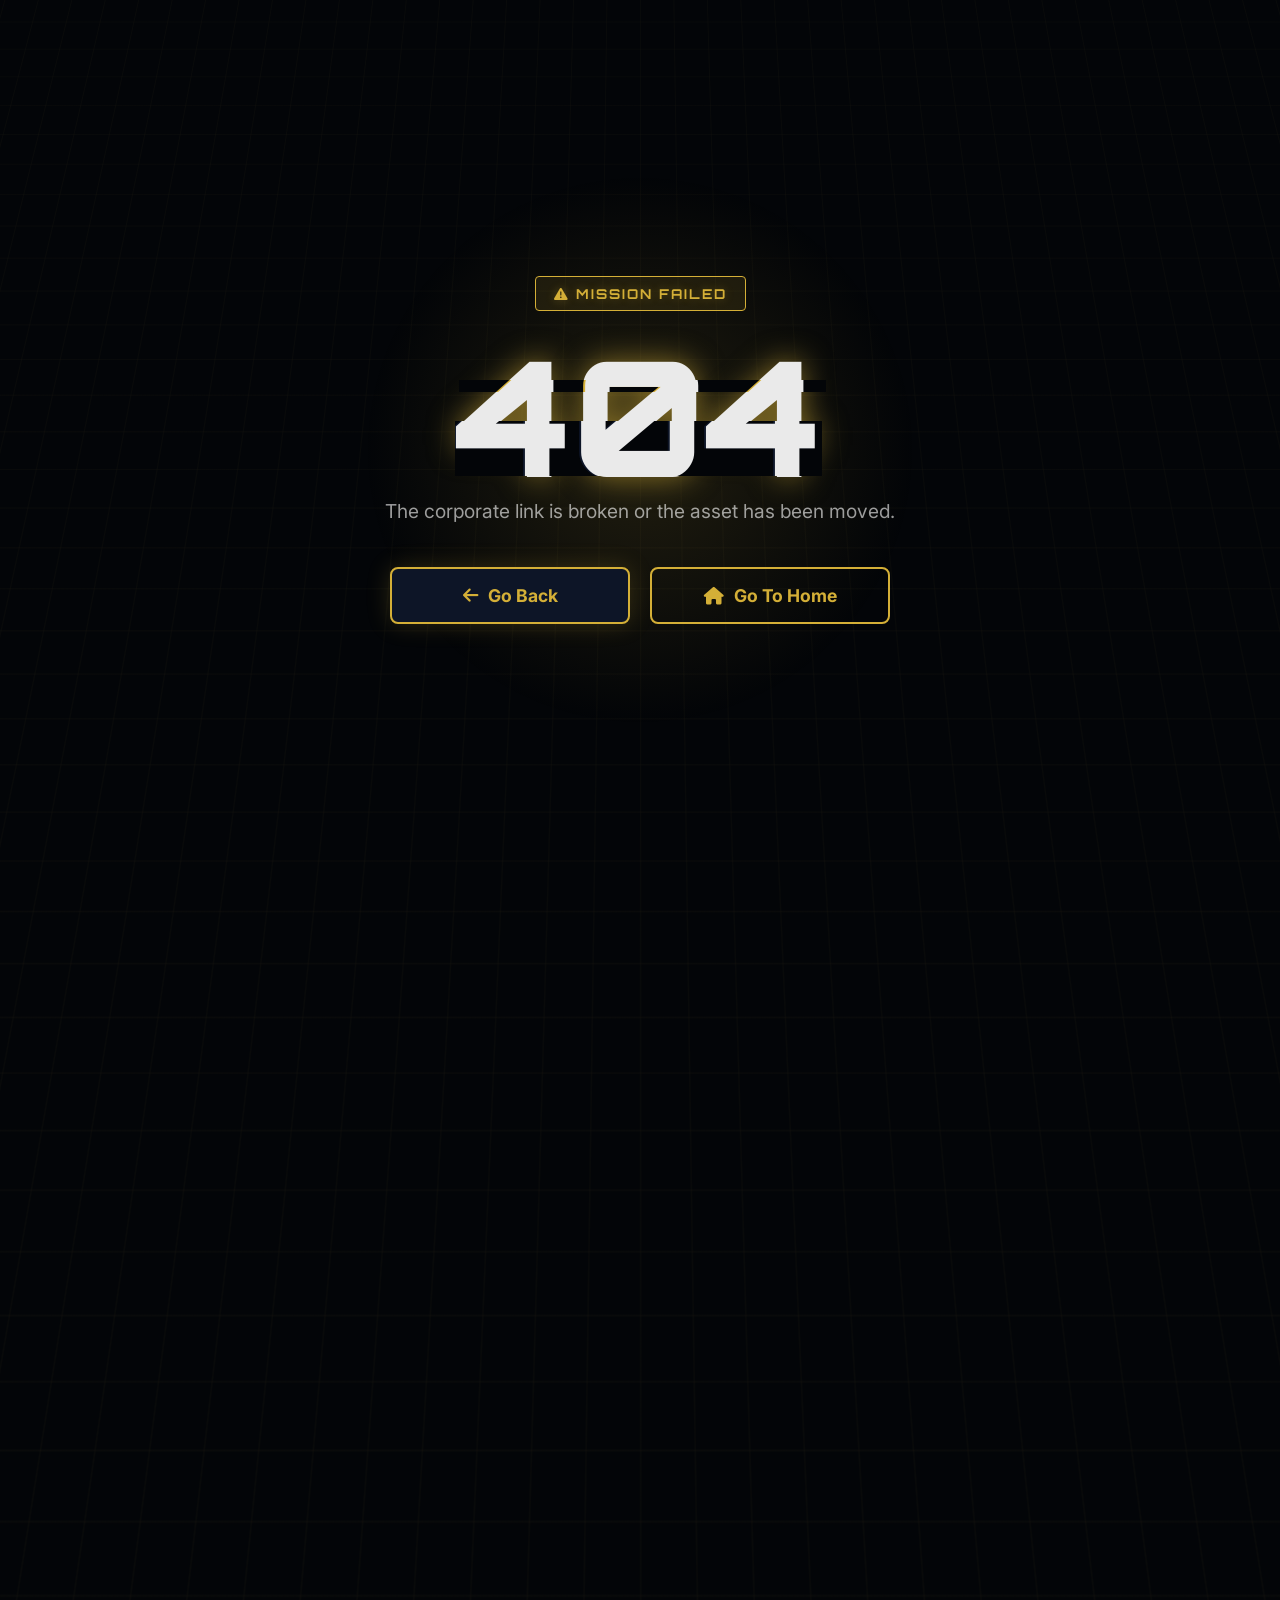
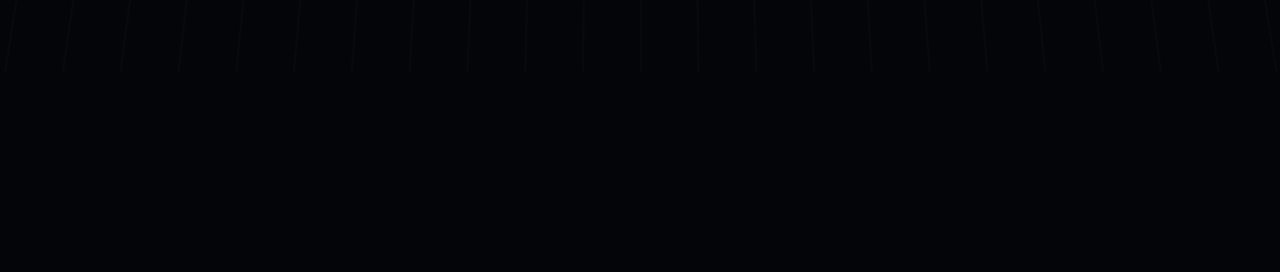
<file: 404page.html>
<!DOCTYPE html>
<html lang="en">

<head>
    <meta charset="UTF-8">
    <meta name="viewport" content="width=device-width, initial-scale=1.0">
    <link rel="icon" type="image/png" href="./asset/logo_Favicon.webp">
    <title>404 - Mission Failed | Gaming Hub</title>
    <link rel="stylesheet" href="./style.css">
    <link
        href="https://fonts.googleapis.com/css2?family=Orbitron:wght@400;700;900&family=Inter:wght@400;500;700&display=swap"
        rel="stylesheet">
    <link rel="stylesheet" href="https://cdnjs.cloudflare.com/ajax/libs/font-awesome/6.5.2/css/all.min.css">

    <style>
        * {
            margin: 0;
            padding: 0;
            box-sizing: border-box;
        }

        body {
            background: #030508;
            font-family: 'Inter', sans-serif;
            color: #fff;
            min-height: 100vh;
            display: flex;
            justify-content: center;
            align-items: center;
            overflow: hidden;
            perspective: 1000px;
        }

        .error-bg-glow {
            position: absolute;
            width: 600px;
            height: 600px;
            background: radial-gradient(circle, rgba(212, 175, 55, 0.15) 0%, transparent 65%);
            top: 50%;
            left: 50%;
            transform: translate(-50%, -50%);
            z-index: 1;
            pointer-events: none;
            animation: pulseGlow 4s ease-in-out infinite alternate;
        }

        @keyframes pulseGlow {
            0% {
                transform: translate(-50%, -50%) scale(0.9);
                opacity: 0.6;
            }

            100% {
                transform: translate(-50%, -50%) scale(1.1);
                opacity: 1;
            }
        }

        .error-cyber-grid {
            position: absolute;
            top: -50%;
            left: -50%;
            right: -50%;
            bottom: -50%;
            background-image:
                linear-gradient(rgba(212, 175, 55, 0.04) 1px, transparent 1px),
                linear-gradient(90deg, rgba(212, 175, 55, 0.04) 1px, transparent 1px);
            background-size: 40px 40px;
            z-index: 1;
            opacity: 0.7;
            transform: rotateX(20deg);
            pointer-events: none;
            transition: transform 0.1s ease-out;
        }

        .error-container {
            position: relative;
            z-index: 2;
            text-align: center;
            padding: 20px;
            max-width: 700px;
            width: 100%;
        }

        .error-code {
            font-family: 'Orbitron', sans-serif;
            font-size: 10rem;
            font-weight: 900;
            line-height: 1;
            color: #eaeaea;
            position: relative;
            display: inline-block;
            text-shadow: 0 0 30px rgba(212, 175, 55, 0.6);
            animation: glitchFloat 6s ease-in-out infinite;
        }

        @keyframes glitchFloat {

            0%,
            100% {
                transform: translateY(0);
            }

            50% {
                transform: translateY(-15px);
            }
        }

        .error-code::before,
        .error-code::after {
            content: '404';
            position: absolute;
            top: 0;
            left: 0;
            width: 100%;
            height: 100%;
            background: #030508;
            font-family: 'Orbitron', sans-serif;
        }

        .error-code::before {
            left: 2px;
            text-shadow: -2px 0 #d4af37;
            clip: rect(44px, 450px, 56px, 0);
            animation: glitchAnim 5s infinite linear alternate-reverse;
        }

        .error-code::after {
            left: -2px;
            text-shadow: -2px 0 #0d1527;
            clip: rect(85px, 450px, 140px, 0);
            animation: glitchAnim2 5s infinite linear alternate-reverse;
        }

        @keyframes glitchAnim {
            0% {
                clip: rect(31px, 9999px, 94px, 0);
            }

            20% {
                clip: rect(85px, 9999px, 5px, 0);
            }

            40% {
                clip: rect(73px, 9999px, 29px, 0);
            }

            60% {
                clip: rect(9px, 9999px, 43px, 0);
            }

            100% {
                clip: rect(67px, 9999px, 102px, 0);
            }
        }

        @keyframes glitchAnim2 {
            0% {
                clip: rect(76px, 9999px, 116px, 0);
            }

            22% {
                clip: rect(122px, 9999px, 14px, 0);
            }

            44% {
                clip: rect(82px, 9999px, 140px, 0);
            }

            66% {
                clip: rect(9px, 9999px, 55px, 0);
            }

            100% {
                clip: rect(95px, 9999px, 45px, 0);
            }
        }

        .status-badge {
            font-family: 'Orbitron', sans-serif;
            background: rgba(212, 175, 55, 0.1);
            border: 1px solid #d4af37;
            color: #d4af37;
            padding: 8px 18px;
            font-size: 0.85rem;
            font-weight: 700;
            letter-spacing: 2px;
            border-radius: 4px;
            display: inline-block;
            margin-bottom: 25px;
            text-shadow: 0 0 10px rgba(212, 175, 55, 0.3);
        }

        .error-desc {
            color: rgba(255, 255, 255, 0.6);
            font-size: 1.2rem;
            line-height: 1.6;
            margin-bottom: 40px;
            padding: 0 20px;
        }

        .error-actions {
            display: flex;
            justify-content: center;
            gap: 20px;
            flex-wrap: wrap;
            max-width: 500px;
            margin: 0 auto;
        }

        .btn-go-back {
            display: inline-flex;
            align-items: center;
            justify-content: center;
            gap: 10px;
            background: #0d1527;
            color: #d4af37;
            border: 2px solid #d4af37;
            padding: 16px 35px;
            font-family: 'Inter', sans-serif;
            font-size: 1.1rem;
            font-weight: 700;
            text-decoration: none;
            border-radius: 8px;
            transition: all 0.3s cubic-bezier(0.175, 0.885, 0.32, 1.275);
            box-shadow: 0 0 25px rgba(212, 175, 55, 0.2);
            cursor: pointer;
            flex: 1;
            min-width: 180px;
        }

        .btn-go-back i {
            transition: transform 0.3s ease;
        }

        .btn-go-back:hover {
            transform: scale(1.05) translateY(-3px);
            background: #d4af37;
            color: #0d1527;
            box-shadow: 0 0 35px rgba(212, 175, 55, 0.6);
        }

        .btn-go-back:hover i {
            transform: translateX(-5px);
        }

        .btn-go-back:not(:disabled):not([disabled]):active {
            transform: scale(0.95);
            box-shadow: 0 0 10px rgba(212, 175, 55, 0.3);
        }

        .btn-go-back:disabled,
        .btn-go-back[disabled] {
            opacity: 0.5;
            cursor: not-allowed;
            pointer-events: none;
            filter: grayscale(100%);
            box-shadow: none;
        }

        .btn-go-home {
            display: inline-flex;
            align-items: center;
            justify-content: center;
            gap: 10px;
            background: transparent;
            color: #d4af37;
            border: 2px solid #d4af37;
            padding: 16px 35px;
            font-family: 'Inter', sans-serif;
            font-size: 1.1rem;
            font-weight: 700;
            text-decoration: none;
            border-radius: 8px;
            transition: all 0.3s cubic-bezier(0.175, 0.885, 0.32, 1.275);
            cursor: pointer;
            flex: 1;
            min-width: 180px;
        }

        .btn-go-home i {
            transition: transform 0.3s ease;
        }

        .btn-go-home:hover {
            transform: scale(1.05) translateY(-3px);
            background: #d4af37;
            color: #0d1527;
            box-shadow: 0 0 35px rgba(212, 175, 55, 0.6);
        }

        .btn-go-home:hover i {
            transform: scale(1.2);
        }

        .btn-go-home:not(:disabled):not([disabled]):active {
            transform: scale(0.95);
            box-shadow: 0 0 10px rgba(212, 175, 55, 0.3);
        }

        .btn-go-home:disabled,
        .btn-go-home[disabled] {
            opacity: 0.5;
            cursor: not-allowed;
            pointer-events: none;
            filter: grayscale(100%);
            box-shadow: none;
        }

        @media (max-width: 768px) {
            .error-code {
                font-size: 6.5rem;
            }

            .status-badge {
                font-size: 0.75rem;
                padding: 6px 14px;
            }

            .error-desc {
                font-size: 1rem;
                margin-bottom: 30px;
            }

            .error-actions {
                flex-direction: column;
                width: 100%;
                align-items: center;
                gap: 15px;
            }

            .btn-go-back,
            .btn-go-home {
                width: 100%;
                max-width: 280px;
                padding: 14px 25px;
                font-size: 1rem;
            }
        }
    </style>
</head>

<body>

    <div class="error-bg-glow"></div>
    <div class="error-cyber-grid" id="cyberGrid"></div>

    <div class="error-container">

        <div class="status-badge"><i class="fa-solid fa-triangle-exclamation"></i> MISSION FAILED</div>

        <br>

        <h1 class="error-code">404</h1>

        <p class="error-desc">The corporate link is broken or the asset has been moved.</p>

        <div class="error-actions">
            <a href="javascript:history.back()" class="btn-go-back">
                <i class="fa-solid fa-arrow-left"></i> Go Back
            </a>
            <a href="index.html" class="btn-go-home">
                <i class="fa-solid fa-house"></i> Go To Home
            </a>
        </div>

    </div>

    <script>
        const grid = document.getElementById('cyberGrid');

        document.addEventListener('mousemove', (e) => {
            const x = (window.innerWidth / 2 - e.pageX) / 25;
            const y = (window.innerHeight / 2 - e.pageY) / 25;

            grid.style.transform = `rotateX(${20 + y}deg) rotateY(${x}deg) translateY(${y * 0.5}px)`;
        });
    </script>

</body>

</html>
</file>
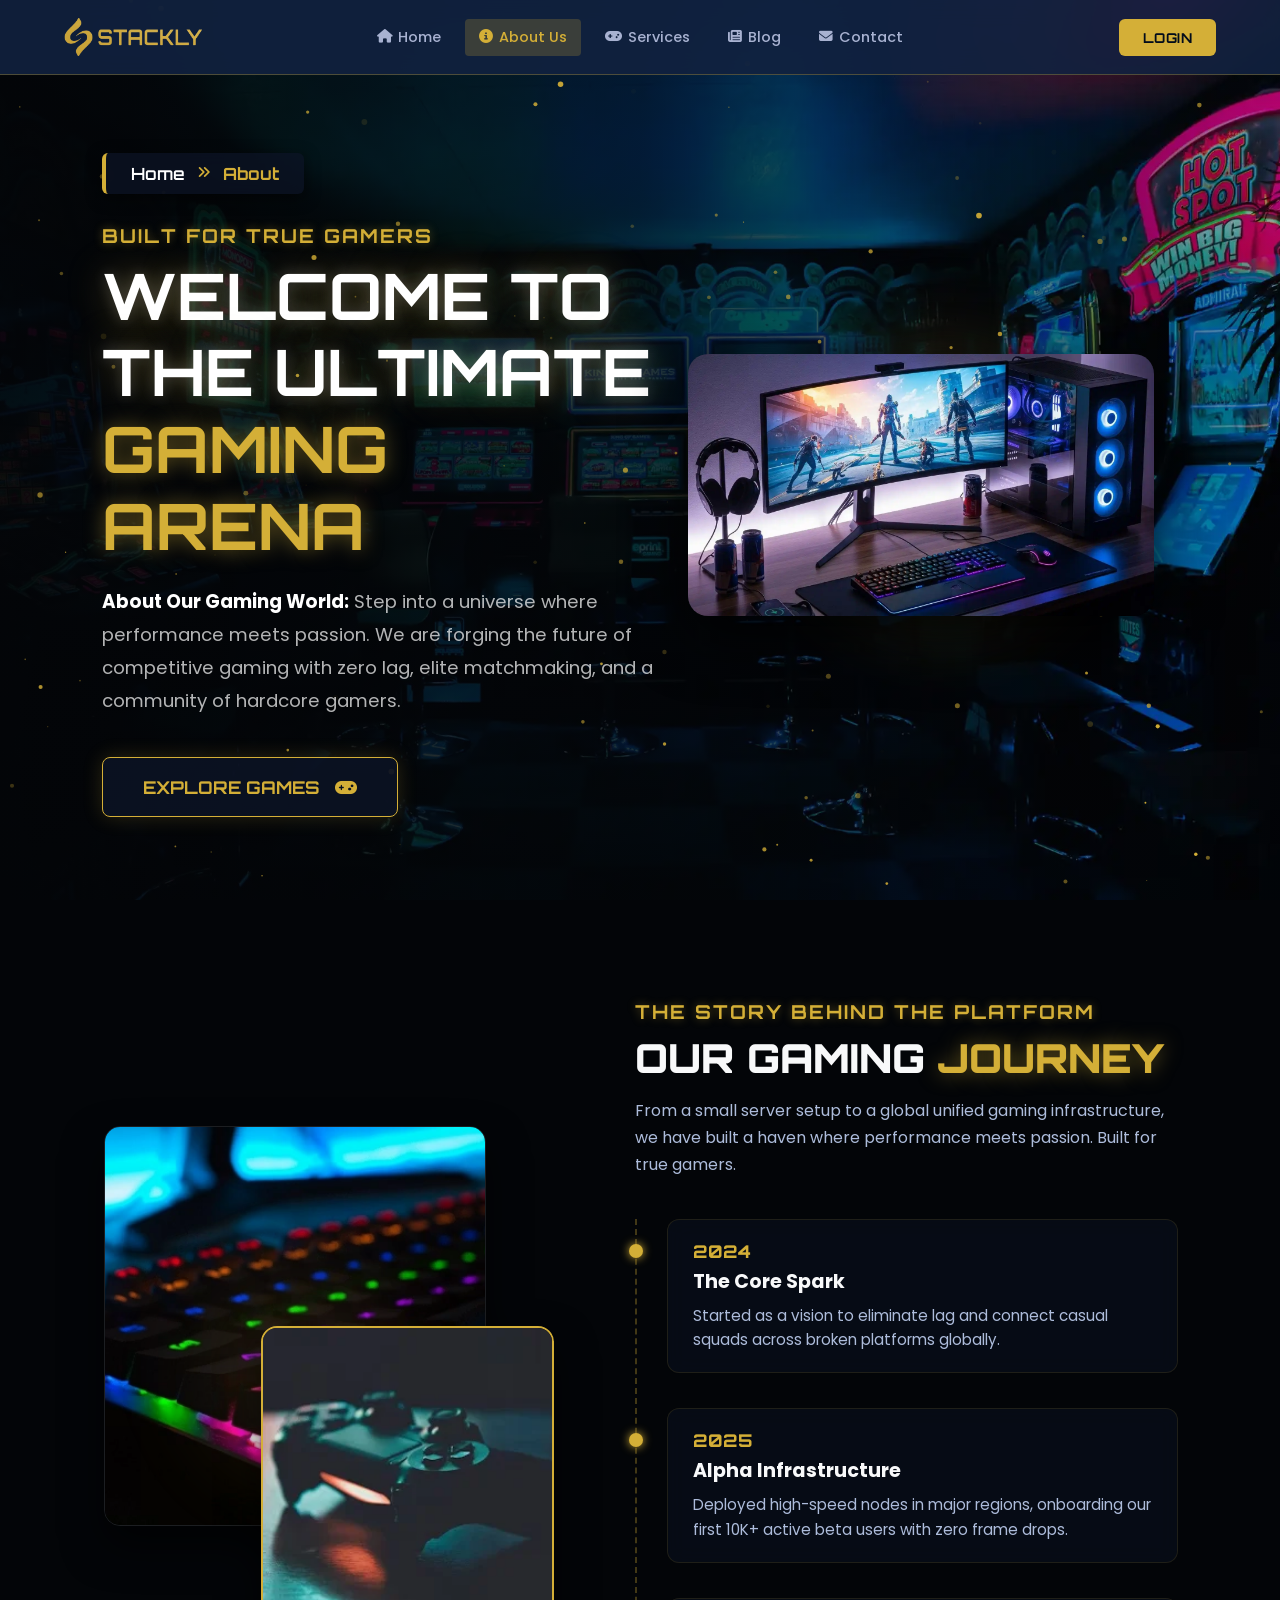
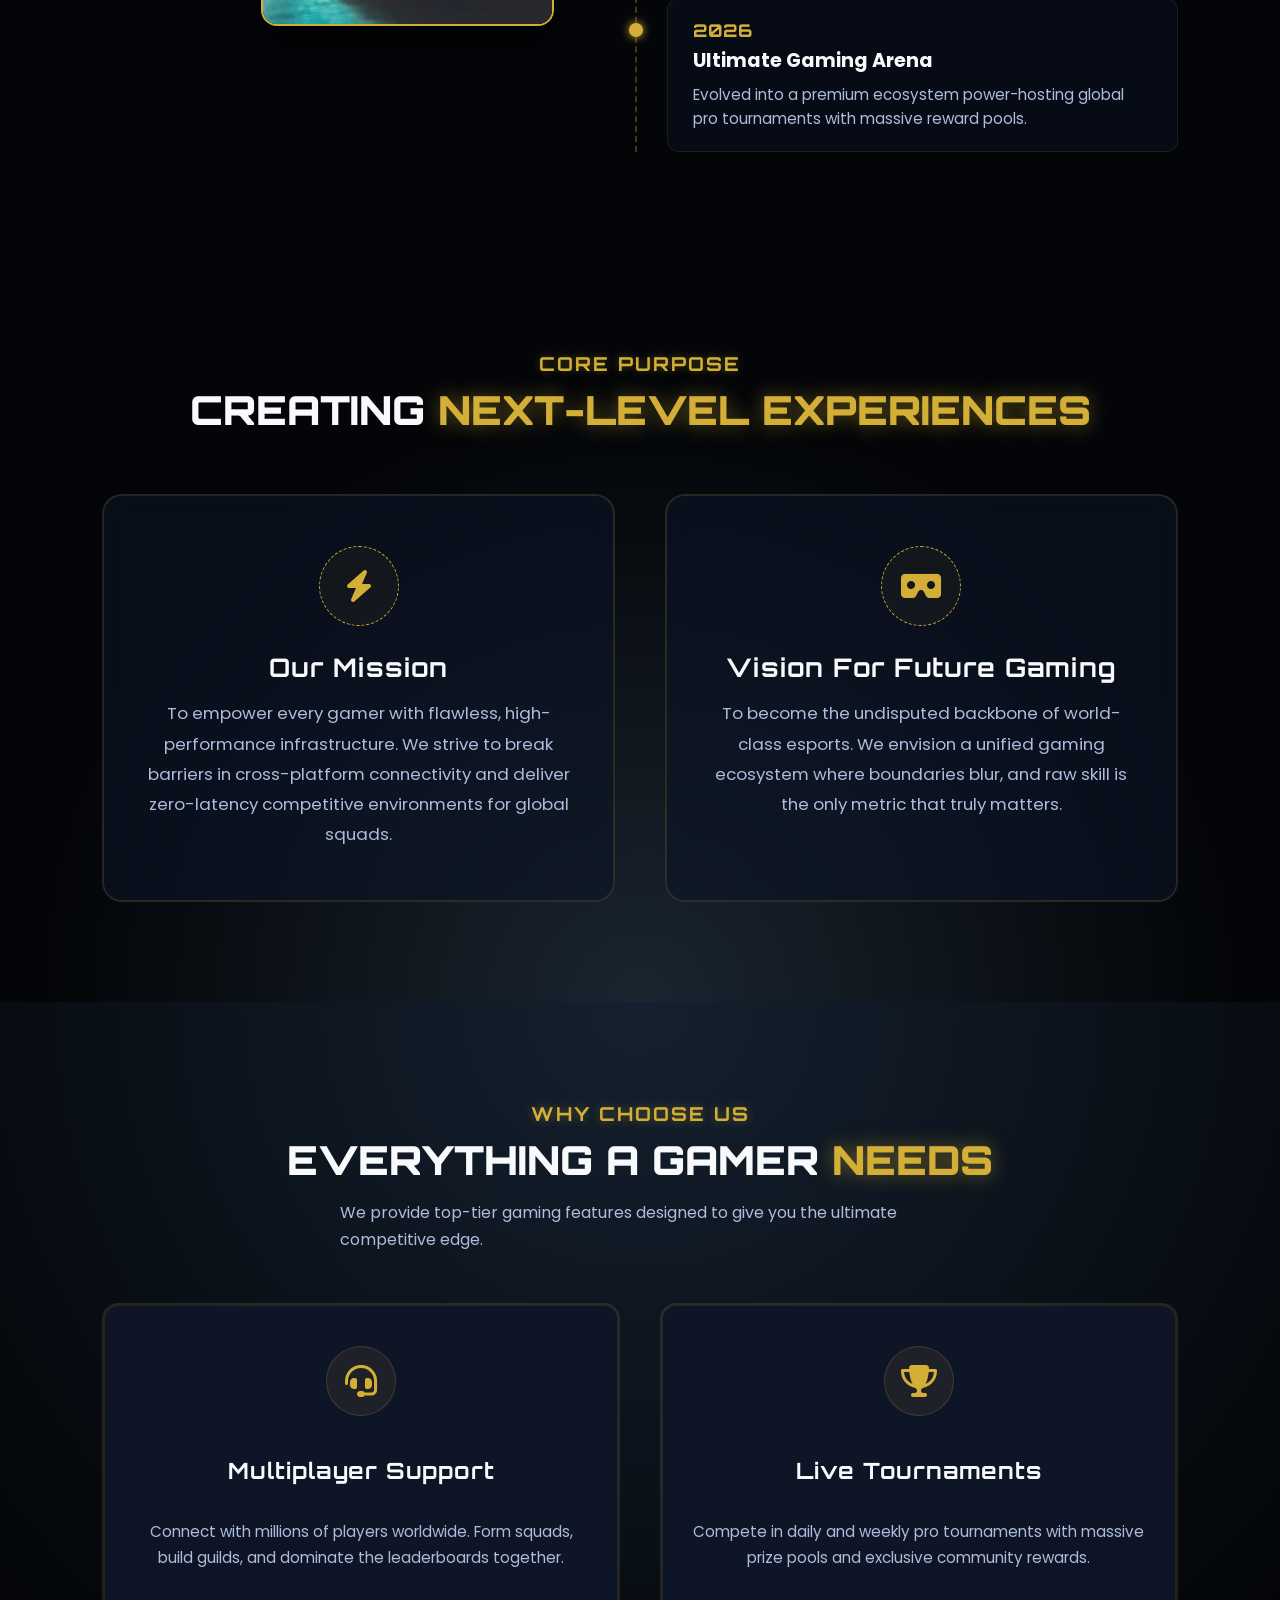
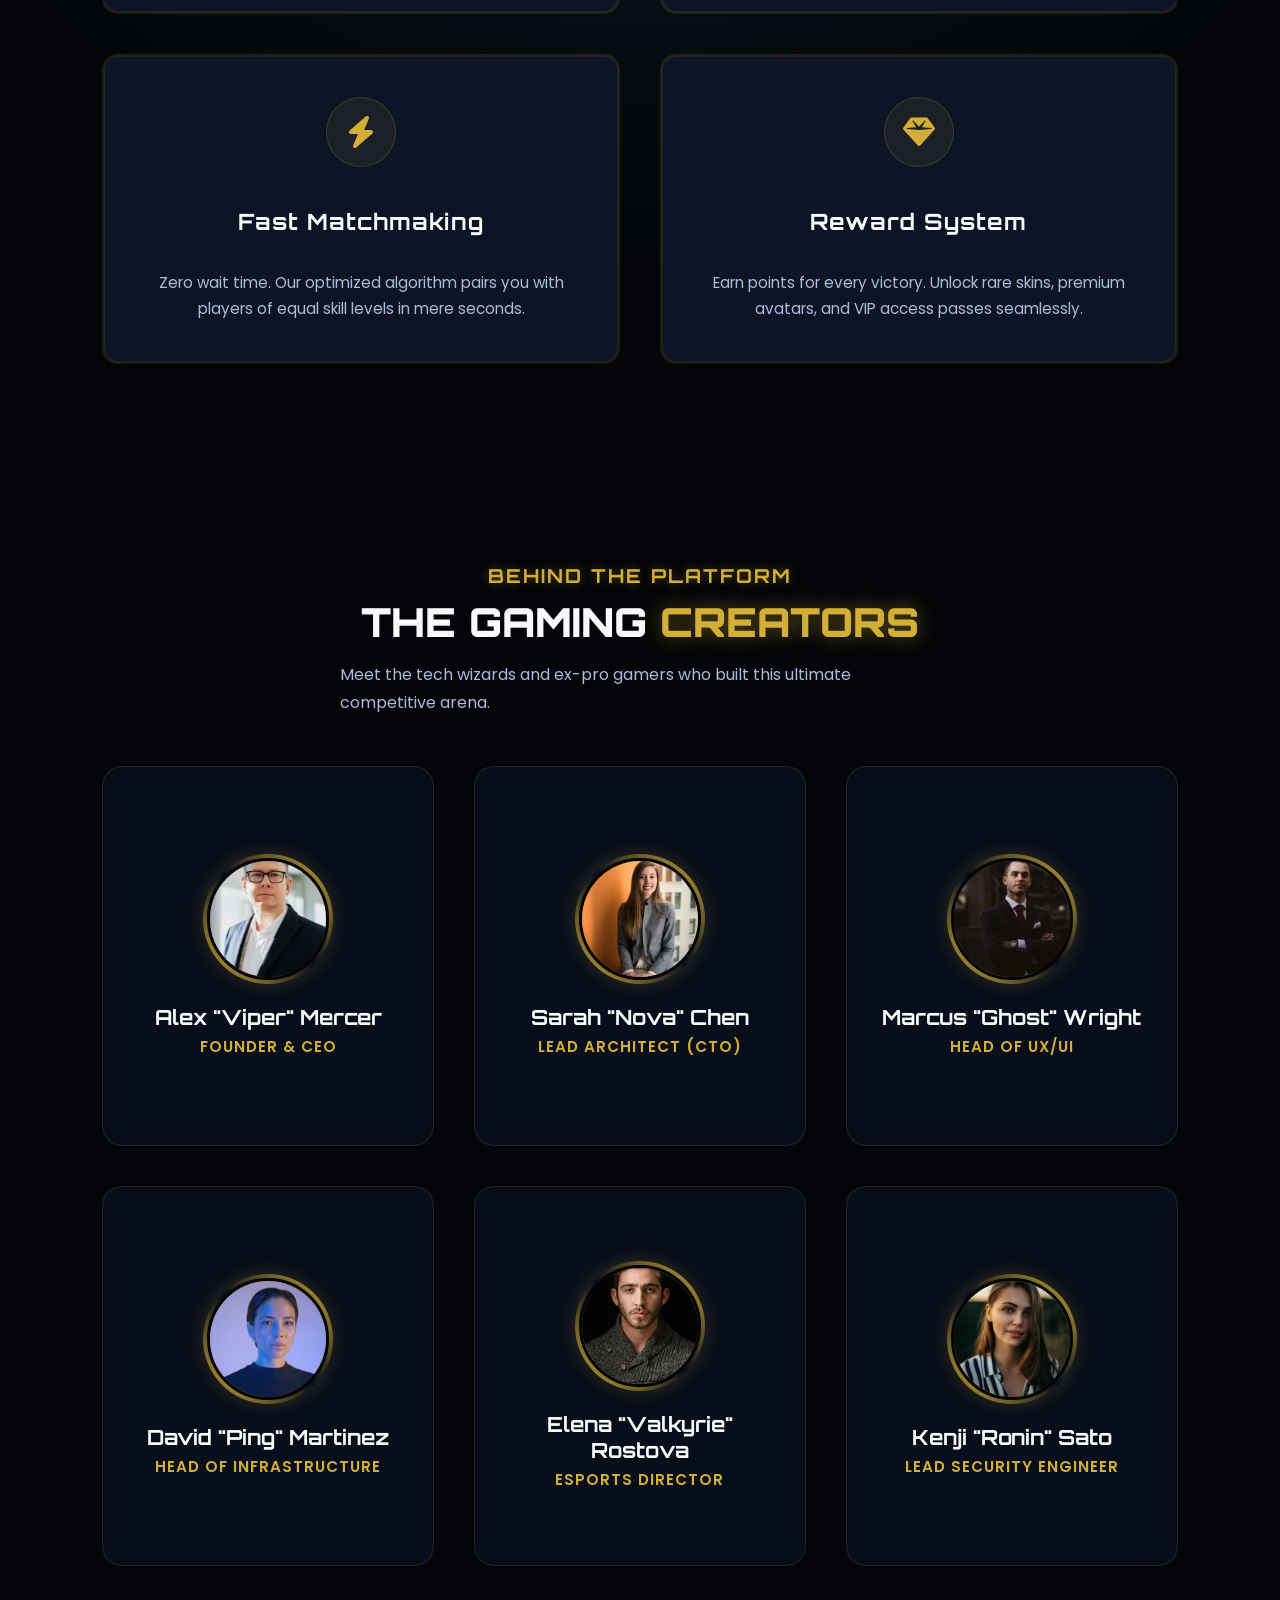
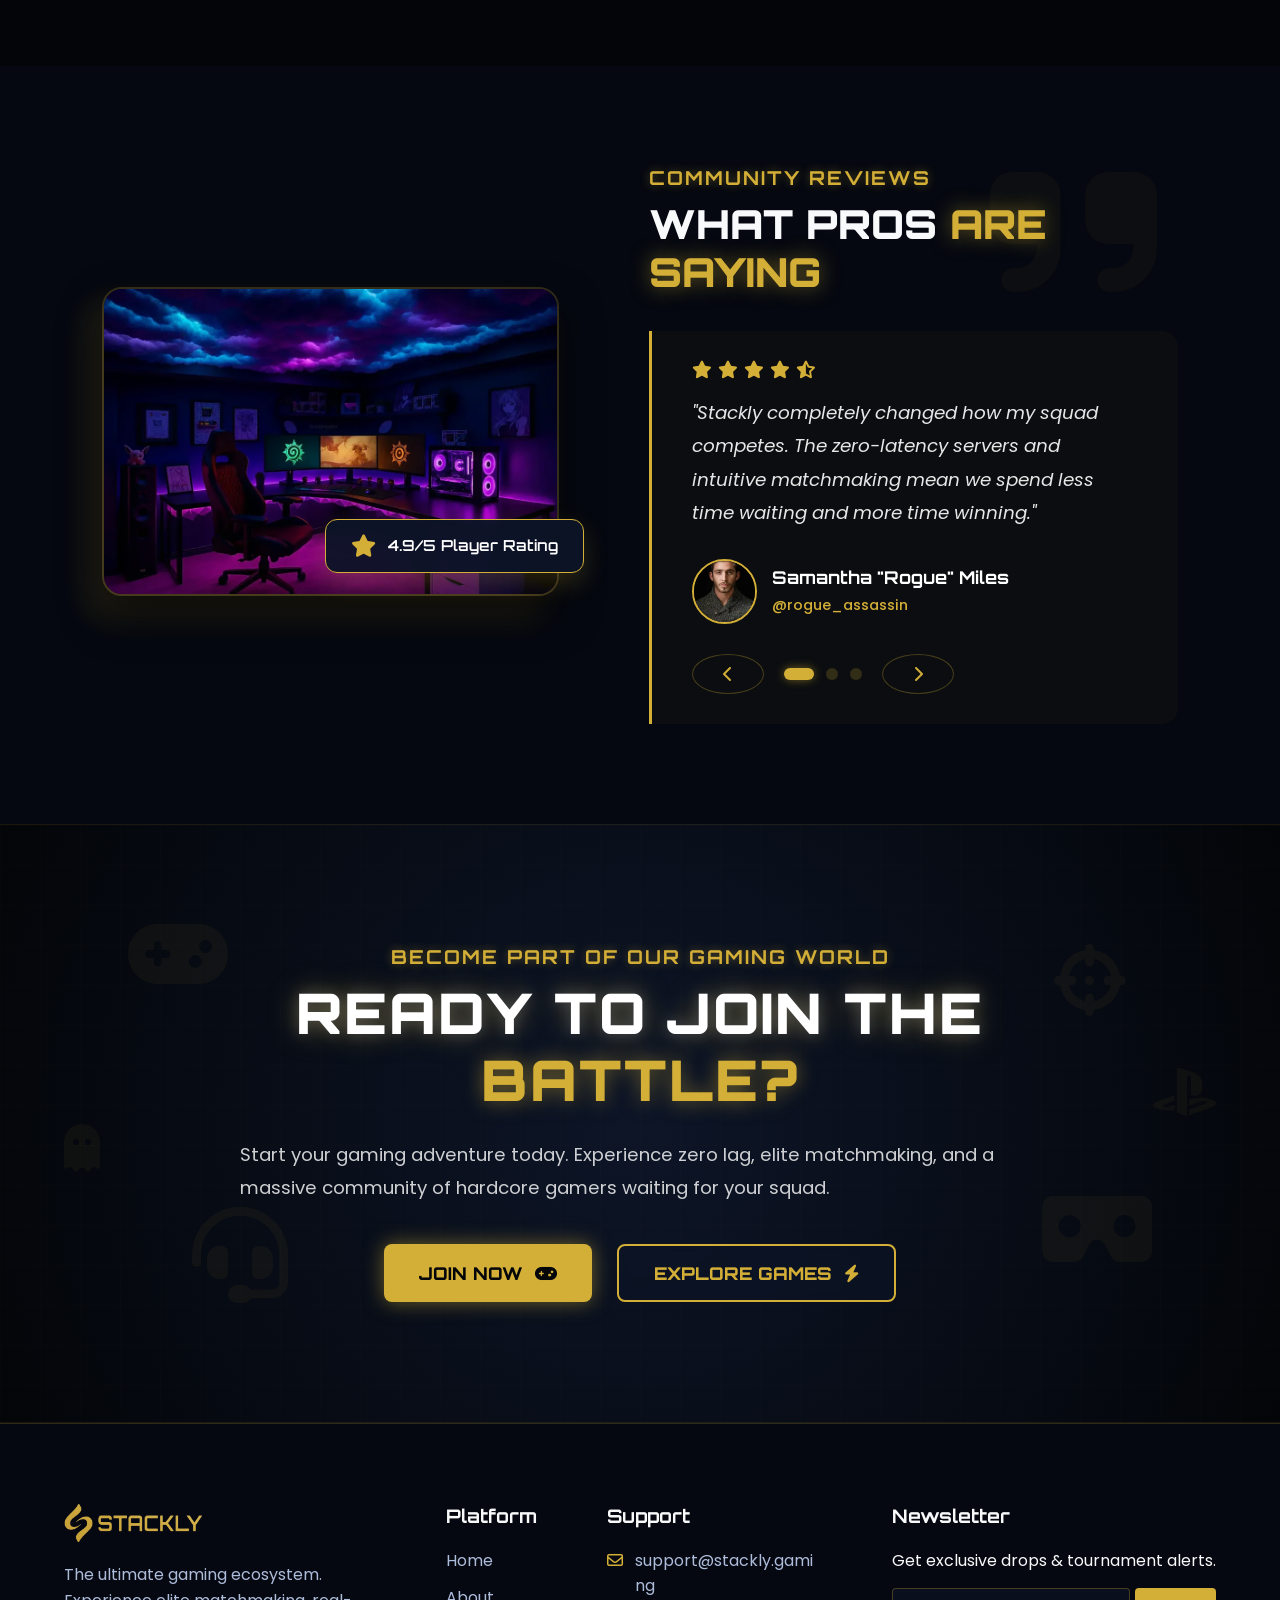
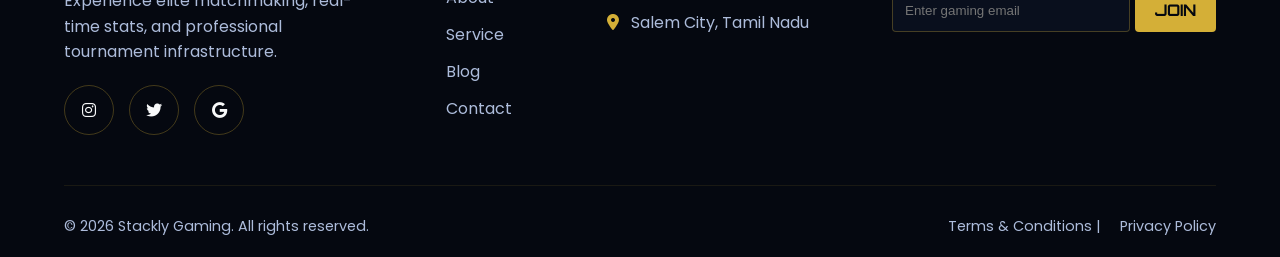
<file: about.html>
<!DOCTYPE html>
<html lang="en" data-theme="dark">

<head>
    <meta charset="UTF-8">
    <meta name="viewport" content="width=device-width, initial-scale=1.0, maximum-scale=1.0, user-scalable=no">
    <link rel="icon" type="image/png" href="./asset/logo_Favicon.webp">
    <title>About Us | Stackly Gaming</title>

    <link rel="stylesheet" href="common.css">
    <link rel="stylesheet" href="style.css">
    <link rel="stylesheet" href="about.css">

    <link rel="stylesheet" href="https://unpkg.com/aos@next/dist/aos.css" />

    <link
        href="https://fonts.googleapis.com/css2?family=Orbitron:wght@600;800;900&family=Poppins:wght@300;400;600&display=swap"
        rel="stylesheet">
    <link rel="stylesheet" href="https://cdnjs.cloudflare.com/ajax/libs/font-awesome/6.4.0/css/all.min.css">

    <link href="https://unpkg.com/aos@2.3.1/dist/aos.css" rel="stylesheet">


</head>

<body>

    <div id="preloader" class="preloader-overlay">
        <div class="preloader-scanner-box">
            <div class="preloader-circle-radar"></div>
            <div class="brand-text-matrix">
                <i class="fa-solid fa-layer-group preloader-neon-icon"></i>
                <h1 class="preloader-glitch-text">STACKLY</h1>
                <p class="preloader-sub">INITIALIZING NODE SYSTEM...</p>
            </div>
        </div>
    </div>

    <div id="mainApp" class="app-hidden">

        <header class="navbar">
            <div class="logo">
                <a href="index.html" class="logo-link">
                    <img src="./asset/yellow_logo.webp" alt="STACKLY Logo" class="brand-logo-img">
                </a>
            </div>

            <div class="nav-menu-wrapper" id="menuWrapper">
                <ul class="nav-links">
                    <li><a href="index.html" class="nav-item"><i class="fa-solid fa-house"></i><span>Home</span></a>
                    </li>
                    <li><a href="about.html" class="nav-item active"><i class="fa-solid fa-circle-info"></i><span>About
                                Us</span></a></li>
                    <li><a href="service.html" class="nav-item"><i
                                class="fa-solid fa-gamepad"></i><span>Services</span></a></li>
                    <li><a href="blog.html" class="nav-item"><i class="fa-solid fa-newspaper"></i><span>Blog</span></a>
                    </li>
                    <li><a href="contact.html" class="nav-item"><i
                                class="fa-solid fa-envelope"></i><span>Contact</span></a></li>
                </ul>
                <button class="login-btn" onclick="window.location.href='login.html'">LOGIN</button>
            </div>

            <div class="nav-right-controls">
                <div class="burger" id="burgerMenu">
                    <div class="line1"></div>
                    <div class="line2"></div>
                    <div class="line3"></div>
                </div>
            </div>
        </header>

        <section class="about-hero-pro" id="aboutHero">

            <canvas id="particleCanvas" class="hero-particles"></canvas>
            <div class="about-hero-overlay"></div>

            <div class="about-hero-container">

                <div class="about-hero-content">

                    <div class="breadcrumb-pro" data-aos="fade-down" data-aos-duration="800">
                        <a href="index.html">Home</a>
                        <i class="fa-solid fa-angles-right"></i>
                        <span class="active">About</span>
                    </div>

                    <h3 class="gold-subtitle" data-aos="fade-right" data-aos-delay="100" data-aos-duration="1000">BUILT
                        FOR TRUE GAMERS</h3>
                    <h1 class="neon-heading" data-aos="fade-right" data-aos-delay="200" data-aos-duration="1000">WELCOME
                        TO THE ULTIMATE <br><span class="text-gold">GAMING ARENA</span></h1>

                    <p class="hero-desc" data-aos="fade-right" data-aos-delay="300" data-aos-duration="1000">
                        <strong>About Our Gaming World:</strong> Step into a universe where performance meets passion.
                        We are forging the future of competitive gaming with zero lag, elite matchmaking, and a
                        community of hardcore gamers.
                    </p>

                    <div data-aos="fade-up" data-aos-delay="400" data-aos-duration="1000">
                        <a href="404page.html" class="btn-glow-explore">
                            <span>EXPLORE GAMES</span> <i class="fa-solid fa-gamepad"></i>
                        </a>
                    </div>
                </div>

                <div class="about-hero-visual" data-aos="zoom-in-left" data-aos-delay="500" data-aos-duration="1200">
                    <img src="./asset/a7.webp" alt="3D Gamer Character" loading="lazy" class="floating-character">
                    <div class="visual-glow"></div>
                </div>

            </div>
        </section>


        <section class="story-section" id="story">
            <div class="story-container">

                <div class="story-visual" data-aos="fade-right" data-aos-duration="1000">
                    <div class="story-img-wrapper">
                        <img src="./asset/h7.webp" alt="Gaming Setup" loading="lazy" class="story-img main-img">
                        <img src="./asset/a8.webp" alt="Esports Arena" loading="lazy"
                            class="story-img sub-img floating-img">
                        <div class="story-glow"></div>
                    </div>
                </div>

                <div class="story-content" data-aos="fade-left" data-aos-duration="1000">
                    <h3 class="gold-subtitle">THE STORY BEHIND THE PLATFORM</h3>
                    <h2 class="section-title">OUR GAMING <span class="text-gold">JOURNEY</span></h2>
                    <p class="section-desc">
                        From a small server setup to a global unified gaming infrastructure, we have built a haven where
                        performance meets passion. Built for true gamers.
                    </p>

                    <div class="timeline">

                        <div class="timeline-item" data-aos="fade-up" data-aos-delay="100">
                            <div class="timeline-dot"></div>
                            <div class="glass-story-card">
                                <span class="timeline-year">2024</span>
                                <h4>The Core Spark</h4>
                                <p>Started as a vision to eliminate lag and connect casual squads across broken
                                    platforms globally.</p>
                            </div>
                        </div>

                        <div class="timeline-item" data-aos="fade-up" data-aos-delay="200">
                            <div class="timeline-dot"></div>
                            <div class="glass-story-card">
                                <span class="timeline-year">2025</span>
                                <h4>Alpha Infrastructure</h4>
                                <p>Deployed high-speed nodes in major regions, onboarding our first 10K+ active beta
                                    users with zero frame drops.</p>
                            </div>
                        </div>

                        <div class="timeline-item" data-aos="fade-up" data-aos-delay="300">
                            <div class="timeline-dot"></div>
                            <div class="glass-story-card">
                                <span class="timeline-year">2026</span>
                                <h4>Ultimate Gaming Arena</h4>
                                <p>Evolved into a premium ecosystem power-hosting global pro tournaments with massive
                                    reward pools.</p>
                            </div>
                        </div>

                    </div>
                </div>

            </div>
        </section>


        <section class="mission-vision-section" id="missionVision">
            <div class="mv-container">

                <div class="mv-header" data-aos="fade-up" data-aos-duration="1000">
                    <h3 class="gold-subtitle">CORE PURPOSE</h3>
                    <h2 class="section-title">CREATING <span class="text-gold">NEXT-LEVEL EXPERIENCES</span></h2>
                </div>

                <div class="mv-cards-wrapper">

                    <div class="neon-card" data-aos="fade-right" data-aos-delay="100" data-aos-duration="1000">
                        <div class="card-icon-box">
                            <i class="fa-solid fa-bolt animated-icon"></i>
                        </div>
                        <h3 class="card-title">Our Mission</h3>
                        <p class="card-desc">
                            To empower every gamer with flawless, high-performance infrastructure. We strive to break
                            barriers in cross-platform connectivity and deliver zero-latency competitive environments
                            for global squads.
                        </p>
                    </div>

                    <div class="neon-card" data-aos="fade-left" data-aos-delay="300" data-aos-duration="1000">
                        <div class="card-icon-box">
                            <i class="fa-solid fa-vr-cardboard animated-icon"></i>
                        </div>
                        <h3 class="card-title">Vision For Future Gaming</h3>
                        <p class="card-desc">
                            To become the undisputed backbone of world-class esports. We envision a unified gaming
                            ecosystem where boundaries blur, and raw skill is the only metric that truly matters.
                        </p>
                    </div>

                </div>
            </div>
        </section>


        <section class="features-section" id="features">
            <div class="features-container">

                <div class="features-header" data-aos="fade-up" data-aos-duration="1000">
                    <h3 class="gold-subtitle">WHY CHOOSE US</h3>
                    <h2 class="section-title">EVERYTHING A GAMER <span class="text-gold">NEEDS</span></h2>
                    <p class="section-desc" style="max-width: 600px; margin: 15px auto 50px;">
                        We provide top-tier gaming features designed to give you the ultimate competitive edge.
                    </p>
                </div>

                <div class="features-grid">

                    <div class="feature-card-wrapper" data-aos="fade-up" data-aos-delay="100">
                        <div class="feature-card">
                            <div class="feature-icon-box">
                                <i class="fa-solid fa-headset"></i>
                            </div>
                            <h4>Multiplayer Support</h4>
                            <p>Connect with millions of players worldwide. Form squads, build guilds, and dominate the
                                leaderboards together.</p>
                        </div>
                    </div>

                    <div class="feature-card-wrapper" data-aos="fade-up" data-aos-delay="200">
                        <div class="feature-card">
                            <div class="feature-icon-box">
                                <i class="fa-solid fa-trophy"></i>
                            </div>
                            <h4>Live Tournaments</h4>
                            <p>Compete in daily and weekly pro tournaments with massive prize pools and exclusive
                                community rewards.</p>
                        </div>
                    </div>

                    <div class="feature-card-wrapper" data-aos="fade-up" data-aos-delay="300">
                        <div class="feature-card">
                            <div class="feature-icon-box">
                                <i class="fa-solid fa-bolt"></i>
                            </div>
                            <h4>Fast Matchmaking</h4>
                            <p>Zero wait time. Our optimized algorithm pairs you with players of equal skill levels in
                                mere seconds.</p>
                        </div>
                    </div>

                    <div class="feature-card-wrapper" data-aos="fade-up" data-aos-delay="400">
                        <div class="feature-card">
                            <div class="feature-icon-box">
                                <i class="fa-solid fa-gem"></i>
                            </div>
                            <h4>Reward System</h4>
                            <p>Earn points for every victory. Unlock rare skins, premium avatars, and VIP access passes
                                seamlessly.</p>
                        </div>
                    </div>

                </div>
            </div>
        </section>


        <section class="team-section" id="team">
            <div class="team-container">

                <div class="team-header" data-aos="fade-up" data-aos-duration="1000">
                    <h3 class="gold-subtitle">BEHIND THE PLATFORM</h3>
                    <h2 class="section-title">THE GAMING <span class="text-gold">CREATORS</span></h2>
                    <p class="section-desc" style="max-width: 600px; margin: 15px auto 50px;">
                        Meet the tech wizards and ex-pro gamers who built this ultimate competitive arena.
                    </p>
                </div>

                <div class="team-grid">

                    <div class="team-card" data-aos="fade-up" data-aos-delay="100">
                        <div class="team-card-inner">
                            <div class="team-front">
                                <div class="team-img-box">
                                    <img src="./asset/c1.webp" alt="Founder" loading="lazy">
                                </div>
                                <h4>Alex "Viper" Mercer</h4>
                                <p class="team-role">Founder & CEO</p>
                            </div>
                            <div class="team-back">
                                <h4>Alex "Viper" Mercer</h4>
                                <p class="bio">Ex-Pro Gamer turned tech visionary. Leading Stackly to global dominance.
                                </p>
                                <div class="team-social">
                                    <a href="404page.html"><i class="fa-brands fa-twitter"></i></a>
                                    <a href="404page.html"><i class="fa-brands fa-linkedin-in"></i></a>
                                    <a href="404page.html"><i class="fa-brands fa-discord"></i></a>
                                </div>
                            </div>
                        </div>
                    </div>

                    <div class="team-card" data-aos="fade-up" data-aos-delay="200">
                        <div class="team-card-inner">
                            <div class="team-front">
                                <div class="team-img-box">
                                    <img src="./asset/c2.webp" alt="CTO" loading="lazy">
                                </div>
                                <h4>Sarah "Nova" Chen</h4>
                                <p class="team-role">Lead Architect (CTO)</p>
                            </div>
                            <div class="team-back">
                                <h4>Sarah "Nova" Chen</h4>
                                <p class="bio">The genius behind our zero-latency matchmaking algorithm and server tech.
                                </p>
                                <div class="team-social">
                                    <a href="404page.html"><i class="fa-brands fa-twitter"></i></a>
                                    <a href="404page.html"><i class="fa-brands fa-github"></i></a>
                                    <a href="404page.html"><i class="fa-brands fa-twitch"></i></a>
                                </div>
                            </div>
                        </div>
                    </div>

                    <div class="team-card" data-aos="fade-up" data-aos-delay="300">
                        <div class="team-card-inner">
                            <div class="team-front">
                                <div class="team-img-box">
                                    <img src="./asset/c3.webp" alt="Lead Design" loading="lazy">
                                </div>
                                <h4>Marcus "Ghost" Wright</h4>
                                <p class="team-role">Head of UX/UI</p>
                            </div>
                            <div class="team-back">
                                <h4>Marcus "Ghost" Wright</h4>
                                <p class="bio">Crafting immersive and visually stunning interfaces for the true gamers.
                                </p>
                                <div class="team-social">
                                    <a href="404page.html"><i class="fa-brands fa-instagram"></i></a>
                                    <a href="404page.html"><i class="fa-brands fa-dribbble"></i></a>
                                    <a href="404page.html"><i class="fa-brands fa-discord"></i></a>
                                </div>
                            </div>
                        </div>
                    </div>

                    <div class="team-card" data-aos="fade-up" data-aos-delay="400">
                        <div class="team-card-inner">
                            <div class="team-front">
                                <div class="team-img-box">
                                    <img src="./asset/a1.webp" alt="Head of Infra" loading="lazy">
                                </div>
                                <h4>David "Ping" Martinez</h4>
                                <p class="team-role">Head of Infrastructure</p>
                            </div>
                            <div class="team-back">
                                <h4>David "Ping" Martinez</h4>
                                <p class="bio">The network wizard keeping our servers running at 99.9% uptime with zero
                                    packet loss.</p>
                                <div class="team-social">
                                    <a href="404page.html"><i class="fa-brands fa-twitter"></i></a>
                                    <a href="404page.html"><i class="fa-brands fa-linkedin-in"></i></a>
                                    <a href="404page.html"><i class="fa-brands fa-github"></i></a>
                                </div>
                            </div>
                        </div>
                    </div>

                    <div class="team-card" data-aos="fade-up" data-aos-delay="500">
                        <div class="team-card-inner">
                            <div class="team-front">
                                <div class="team-img-box">
                                    <img src="./asset/a2.webp" alt="Esports Director" loading="lazy">
                                </div>
                                <h4>Elena "Valkyrie" Rostova</h4>
                                <p class="team-role">Esports Director</p>
                            </div>
                            <div class="team-back">
                                <h4>Elena "Valkyrie" Rostova</h4>
                                <p class="bio">Managing our global tournaments and bringing the best pro squads to the
                                    Stackly arena.</p>
                                <div class="team-social">
                                    <a href="404page.html"><i class="fa-brands fa-twitter"></i></a>
                                    <a href="404page.html"><i class="fa-brands fa-twitch"></i></a>
                                    <a href="404page.html"><i class="fa-brands fa-discord"></i></a>
                                </div>
                            </div>
                        </div>
                    </div>

                    <div class="team-card" data-aos="fade-up" data-aos-delay="600">
                        <div class="team-card-inner">
                            <div class="team-front">
                                <div class="team-img-box">
                                    <img src="./asset/a3.webp" alt="Security Lead" loading="lazy">
                                </div>
                                <h4>Kenji "Ronin" Sato</h4>
                                <p class="team-role">Lead Security Engineer</p>
                            </div>
                            <div class="team-back">
                                <h4>Kenji "Ronin" Sato</h4>
                                <p class="bio">Building impenetrable anti-cheat systems. He ensures every match is fair,
                                    secure, and competitive.</p>
                                <div class="team-social">
                                    <a href="404page.html"><i class="fa-brands fa-twitter"></i></a>
                                    <a href="404page.html"><i class="fa-brands fa-linkedin-in"></i></a>
                                    <a href="404page.html"><i class="fa-solid fa-shield-halved"></i></a>
                                </div>
                            </div>
                        </div>
                    </div>

                </div>
            </div>
        </section>


        <section class="split-testi-section" id="reviews">
            <div class="split-testi-container">

                <div class="split-testi-visual" data-aos="fade-right" data-aos-duration="1000">
                    <div class="visual-wrapper">
                        <img src="./asset/h10.webp" alt="Pro Gamer" loading="lazy" class="gamer-main-img">
                        <div class="visual-glow-bg"></div>

                        <div class="floating-badge">
                            <i class="fa-solid fa-star"></i>
                            <span>4.9/5 Player Rating</span>
                        </div>
                    </div>
                </div>

                <div class="split-testi-content" data-aos="fade-left" data-aos-duration="1000">
                    <i class="fa-solid fa-quote-right bg-quote-anim"></i>

                    <h3 class="gold-subtitle">COMMUNITY REVIEWS</h3>
                    <h2 class="section-title">WHAT PROS <span class="text-gold">ARE SAYING</span></h2>

                    <div class="review-box">

                        <div class="review-item active" id="review-1">
                            <div class="star-rating">
                                <i class="fa-solid fa-star"></i><i class="fa-solid fa-star"></i><i
                                    class="fa-solid fa-star"></i><i class="fa-solid fa-star"></i><i
                                    class="fa-solid fa-star-half-stroke"></i>
                            </div>
                            <p class="review-text">"Stackly completely changed how my squad competes. The zero-latency
                                servers and intuitive matchmaking mean we spend less time waiting and more time
                                winning."</p>
                            <div class="reviewer-info">
                                <img src="./asset/a2.webp" alt="User Avatar" loading="lazy" class="reviewer-avatar">
                                <div class="reviewer-details">
                                    <h4 class="reviewer-name">Samantha "Rogue" Miles</h4>
                                    <span class="reviewer-handle">@rogue_assassin</span>
                                </div>
                            </div>
                        </div>

                        <div class="review-item" id="review-2">
                            <div class="star-rating">
                                <i class="fa-solid fa-star"></i><i class="fa-solid fa-star"></i><i
                                    class="fa-solid fa-star"></i><i class="fa-solid fa-star"></i><i
                                    class="fa-solid fa-star"></i>
                            </div>
                            <p class="review-text">"The built-in anti-cheat system is the best I've ever seen. Finally,
                                a platform where pure skill actually dictates the leaderboards. A must-have for pro
                                gamers!"</p>
                            <div class="reviewer-info">
                                <img src="./asset/a3.webp" alt="User Avatar" class="reviewer-avatar">
                                <div class="reviewer-details">
                                    <h4 class="reviewer-name">David "Striker" Chen</h4>
                                    <span class="reviewer-handle">@striker_pro</span>
                                </div>
                            </div>
                        </div>

                        <div class="review-item" id="review-3">
                            <div class="star-rating">
                                <i class="fa-solid fa-star"></i><i class="fa-solid fa-star"></i><i
                                    class="fa-solid fa-star"></i><i class="fa-solid fa-star"></i><i
                                    class="fa-regular fa-star"></i>
                            </div>
                            <p class="review-text">"Hosting global tournaments used to be a nightmare with server
                                crashes. Since moving to Stackly's infrastructure, everything is buttery smooth."</p>
                            <div class="reviewer-info">
                                <img src="./asset/c2.webp" alt="User Avatar" class="reviewer-avatar">
                                <div class="reviewer-details">
                                    <h4 class="reviewer-name">Mike "Titan" Ross</h4>
                                    <span class="reviewer-handle">@titan_esports</span>
                                </div>
                            </div>
                        </div>

                        <div class="review-controls-wrapper">
                            <button class="slider-arrow" onclick="prevReview()"><i
                                    class="fa-solid fa-chevron-left"></i></button>

                            <div class="review-controls">
                                <span class="slider-dot active" onclick="changeReview(1)"></span>
                                <span class="slider-dot" onclick="changeReview(2)"></span>
                                <span class="slider-dot" onclick="changeReview(3)"></span>
                            </div>

                            <button class="slider-arrow" onclick="nextReview()"><i
                                    class="fa-solid fa-chevron-right"></i></button>
                        </div>

                    </div>
                </div>
            </div>
        </section>


        <section class="cta-section" id="joinCommunity">

            <div class="floating-icons-bg">
                <i class="fa-solid fa-gamepad float-icon icon-1"></i>
                <i class="fa-solid fa-headset float-icon icon-2"></i>
                <i class="fa-solid fa-crosshairs float-icon icon-3"></i>
                <i class="fa-solid fa-vr-cardboard float-icon icon-4"></i>
                <i class="fa-solid fa-ghost float-icon icon-5"></i>
                <i class="fa-brands fa-playstation float-icon icon-6"></i>
            </div>

            <div class="cta-container" data-aos="zoom-in" data-aos-duration="1000">
                <h3 class="gold-subtitle">BECOME PART OF OUR GAMING WORLD</h3>
                <h2 class="section-title neon-title">READY TO JOIN THE <span class="text-gold">BATTLE?</span></h2>
                <p class="section-desc cta-desc">
                    Start your gaming adventure today. Experience zero lag, elite matchmaking, and a massive community
                    of hardcore gamers waiting for your squad.
                </p>

                <div class="cta-buttons" data-aos="fade-up" data-aos-delay="200">
                    <a href="404page.html" class="btn-glow-primary">
                        Join Now <i class="fa-solid fa-gamepad"></i>
                    </a>
                    <a href="404page.html" class="btn-glow-secondary">
                        Explore Games <i class="fa-solid fa-bolt"></i>
                    </a>
                </div>
            </div>

            <div class="cyber-grid-overlay"></div>
        </section>



    </div>

    <footer class="footer">
        <div class="footer-container">
            <div class="footer-section brand-col" data-aos="fade-up">
                <a href="index.html" class="logo">
                    <img src="./asset/yellow_logo.webp" alt="logo">
                </a>
                <p class="footer-desc">The ultimate gaming ecosystem. Experience elite matchmaking, real-time stats, and
                    professional tournament infrastructure.</p>
                <div class="social-links">
                    <a href="#" class="social-circle"><i class="fab fa-instagram"></i></a>
                    <a href="#" class="social-circle"><i class="fab fa-twitter"></i></a>
                    <a href="#" class="social-circle"><i class="fab fa-google"></i></a>
                </div>
            </div>

            <div class="footer-section" data-aos="fade-up" data-aos-delay="100">
                <h3>Platform</h3>
                <ul>
                    <li><a href="index.html">Home</a></li>
                    <li><a href="about.html">About</a></li>
                    <li><a href="service.html">Service</a></li>
                    <li><a href="blog.html">Blog</a></li>
                    <li><a href="contact.html">Contact</a></li>
                </ul>
            </div>

            <div class="footer-section" data-aos="fade-up" data-aos-delay="200">
                <h3>Support</h3>
                <ul class="contact-info">
                    <li><i class="far fa-envelope"></i> <span>support@stackly.gaming</span></li>
                    <li><i class="fas fa-location-dot"></i> <span>Salem City, Tamil Nadu</span></li>
                </ul>
            </div>

            <div class="footer-section newsletter-col" data-aos="fade-up" data-aos-delay="300">
                <h3>Newsletter</h3>
                <p>Get exclusive drops & tournament alerts.</p>
                <form class="footer-form" onsubmit="event.preventDefault(); validateAndRedirect();">
                    <input type="email" id="footerEmail" placeholder="Enter gaming email" required>
                    <button type="submit" class="btn-hover1">JOIN</button>
                </form>
            </div>
        </div>

        <div class="footer-bottom">
            <div class="bottom-container">
                <p class="copyright-text">© 2026 Stackly Gaming. All rights reserved.</p>
                <div class="legal-links">
                    <a href="404page.html">Terms & Conditions</a>
                    <span class="divider">|</span>
                    <a href="404page.html">Privacy Policy</a>
                </div>
            </div>
        </div>
    </footer>


    <script src="https://unpkg.com/aos@next/dist/aos.js"></script>
    <script src="script.js"></script>
    <script src="https://unpkg.com/aos@2.3.1/dist/aos.js"></script>

    <script>
        function validateAndRedirect() {
            const emailInput = document.getElementById('footerEmail');

            if (emailInput.value.trim() !== "" && emailInput.checkValidity()) {
                window.location.href = '404page.html';
            }
        }
        let currentReview = 1;
        const totalReviews = 3;

        function updateSlider() {
            document.querySelectorAll('.review-item').forEach(r => r.classList.remove('active'));
            document.querySelectorAll('.slider-dot').forEach(d => d.classList.remove('active'));

            document.getElementById(`review-${currentReview}`).classList.add('active');
            document.querySelectorAll('.slider-dot')[currentReview - 1].classList.add('active');
        }

        function changeReview(index) {
            currentReview = index;
            updateSlider();
        }

        function nextReview() {
            currentReview = (currentReview === totalReviews) ? 1 : currentReview + 1;
            updateSlider();
        }

        function prevReview() {
            currentReview = (currentReview === 1) ? totalReviews : currentReview - 1;
            updateSlider();
        }
    </script>
</body>

</html>
</file>
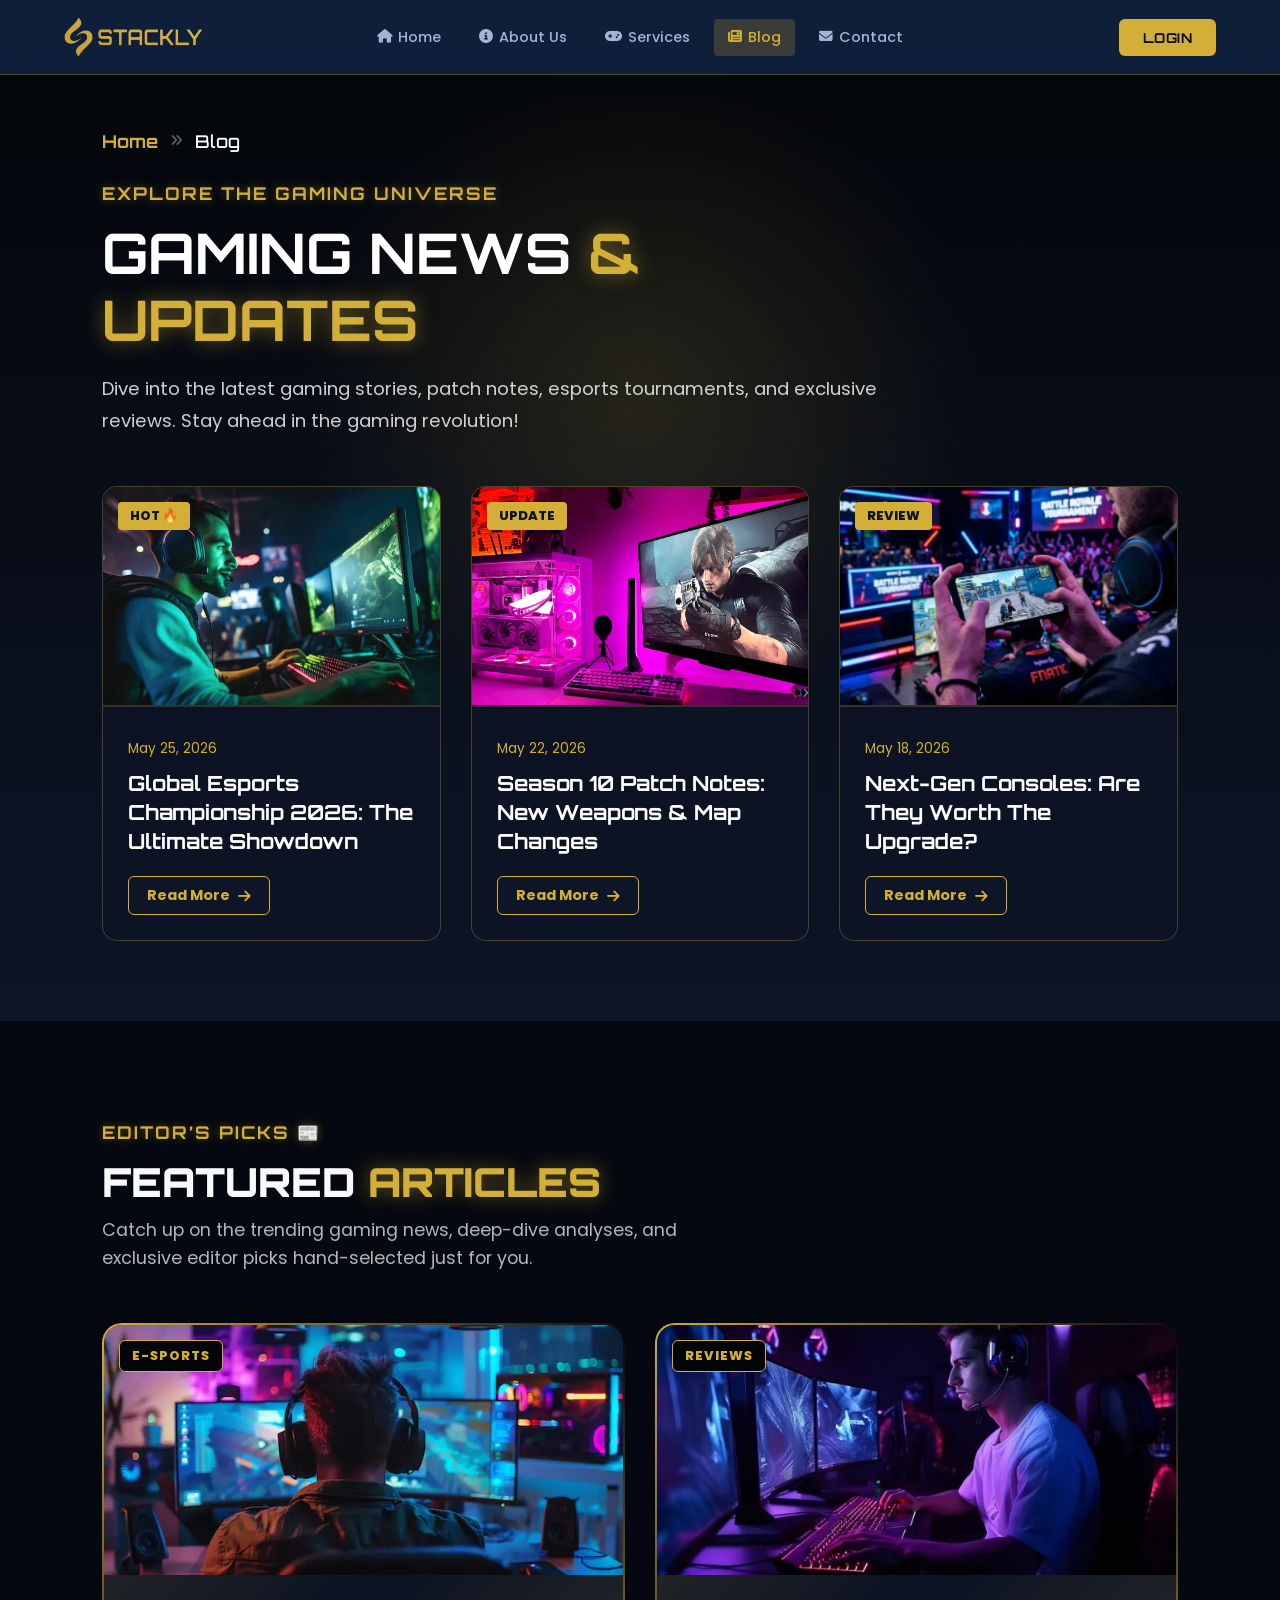
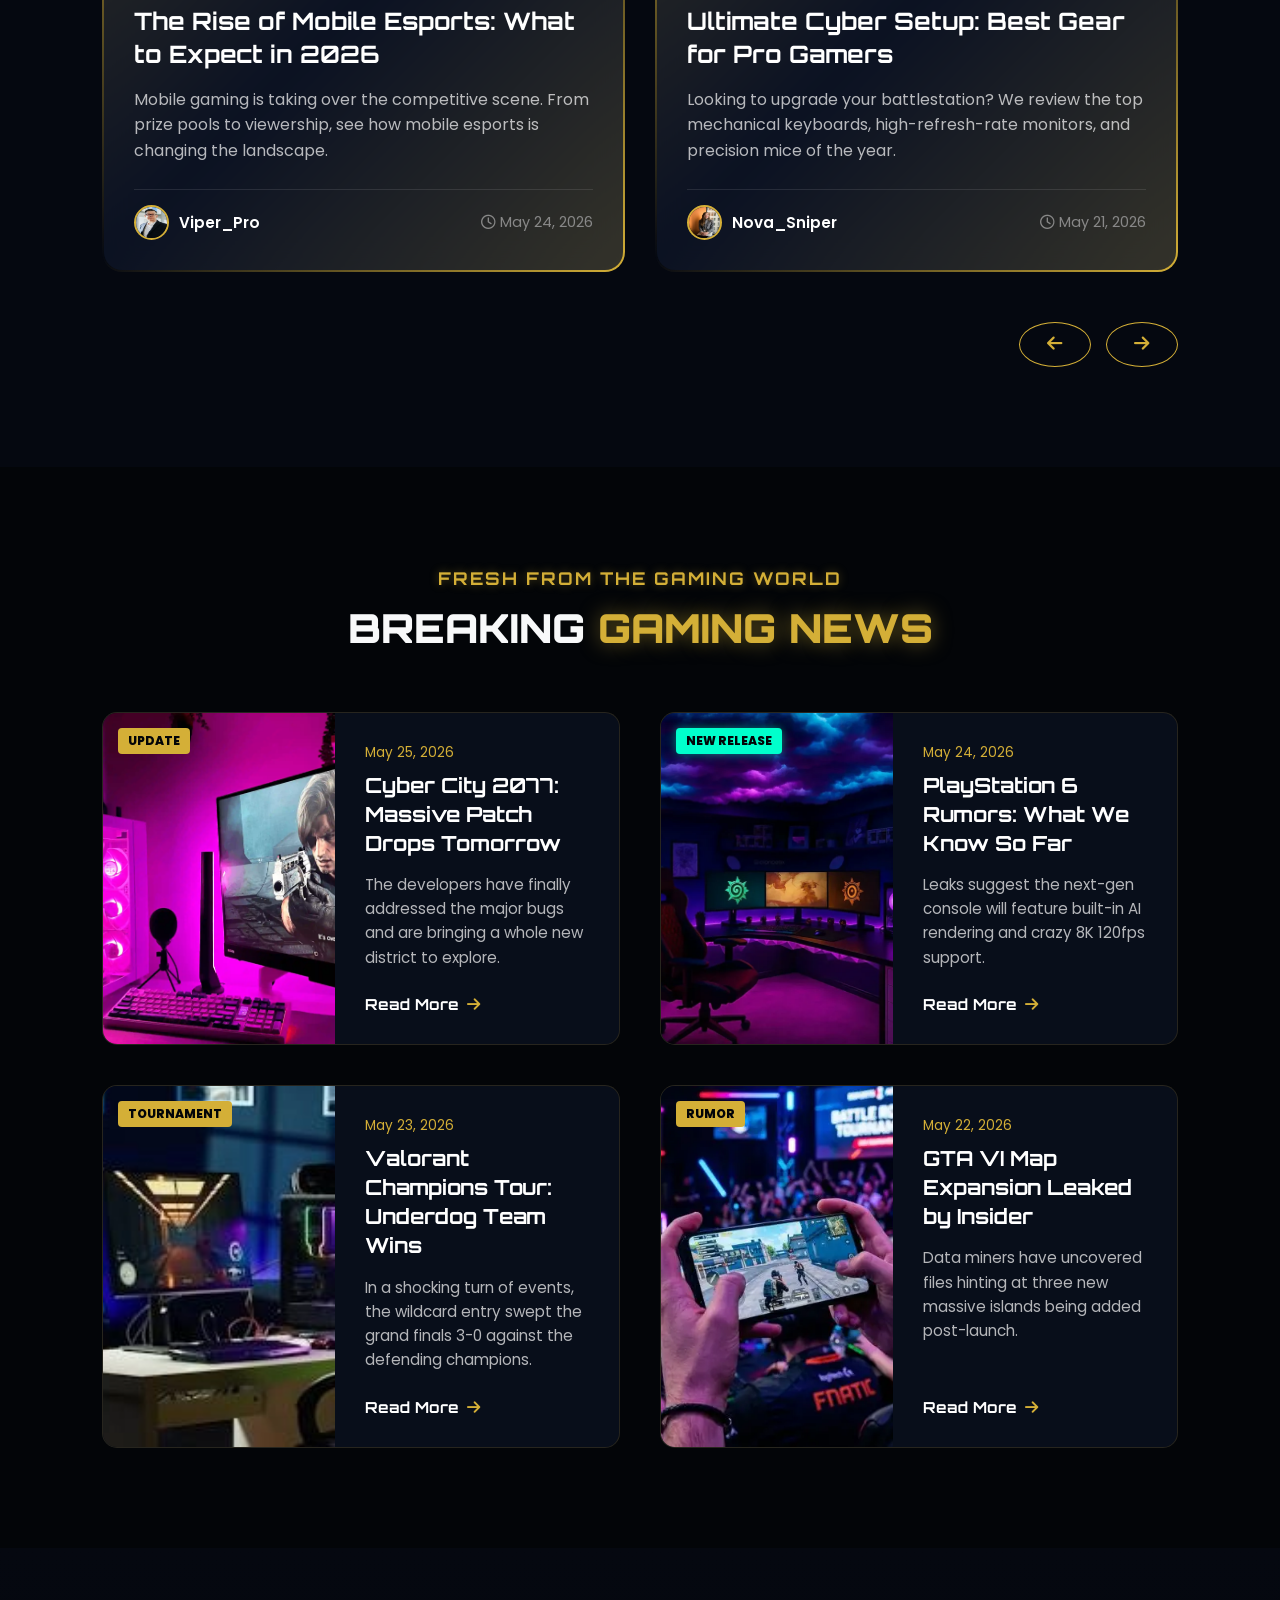
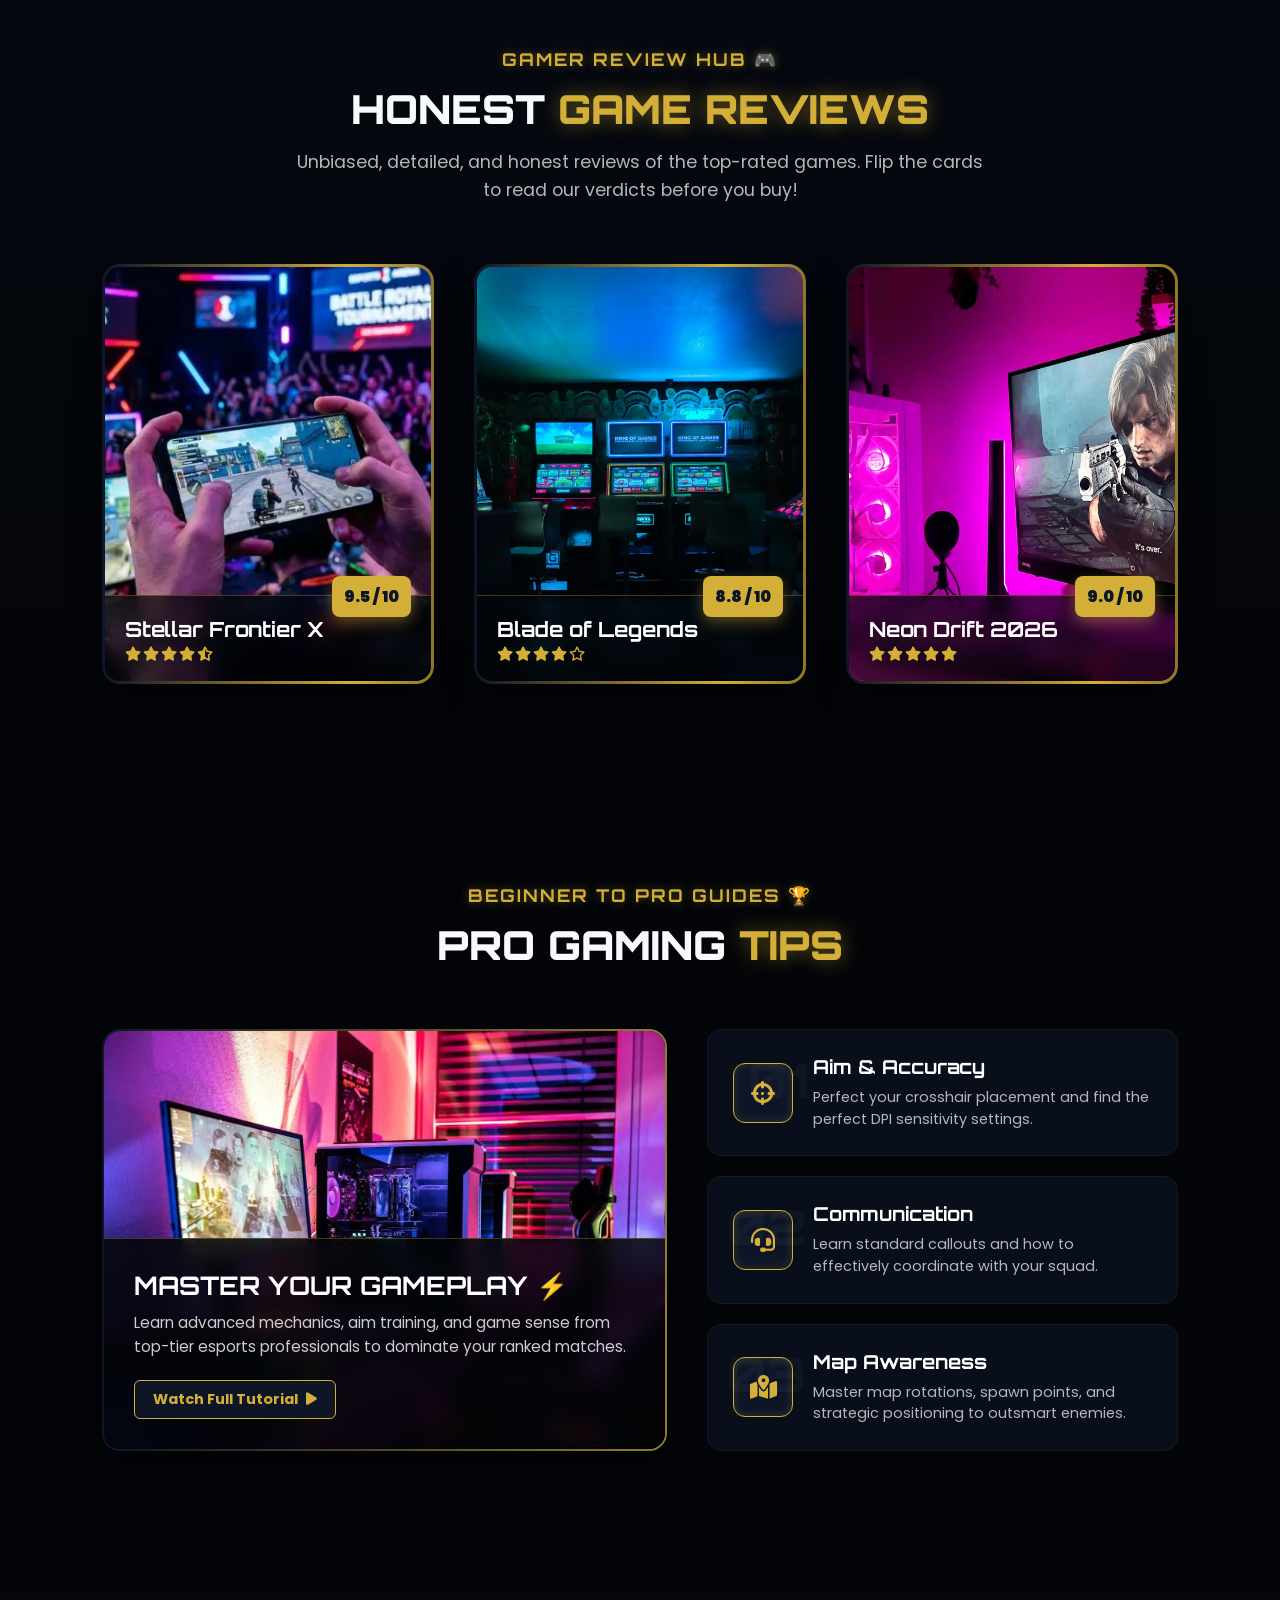
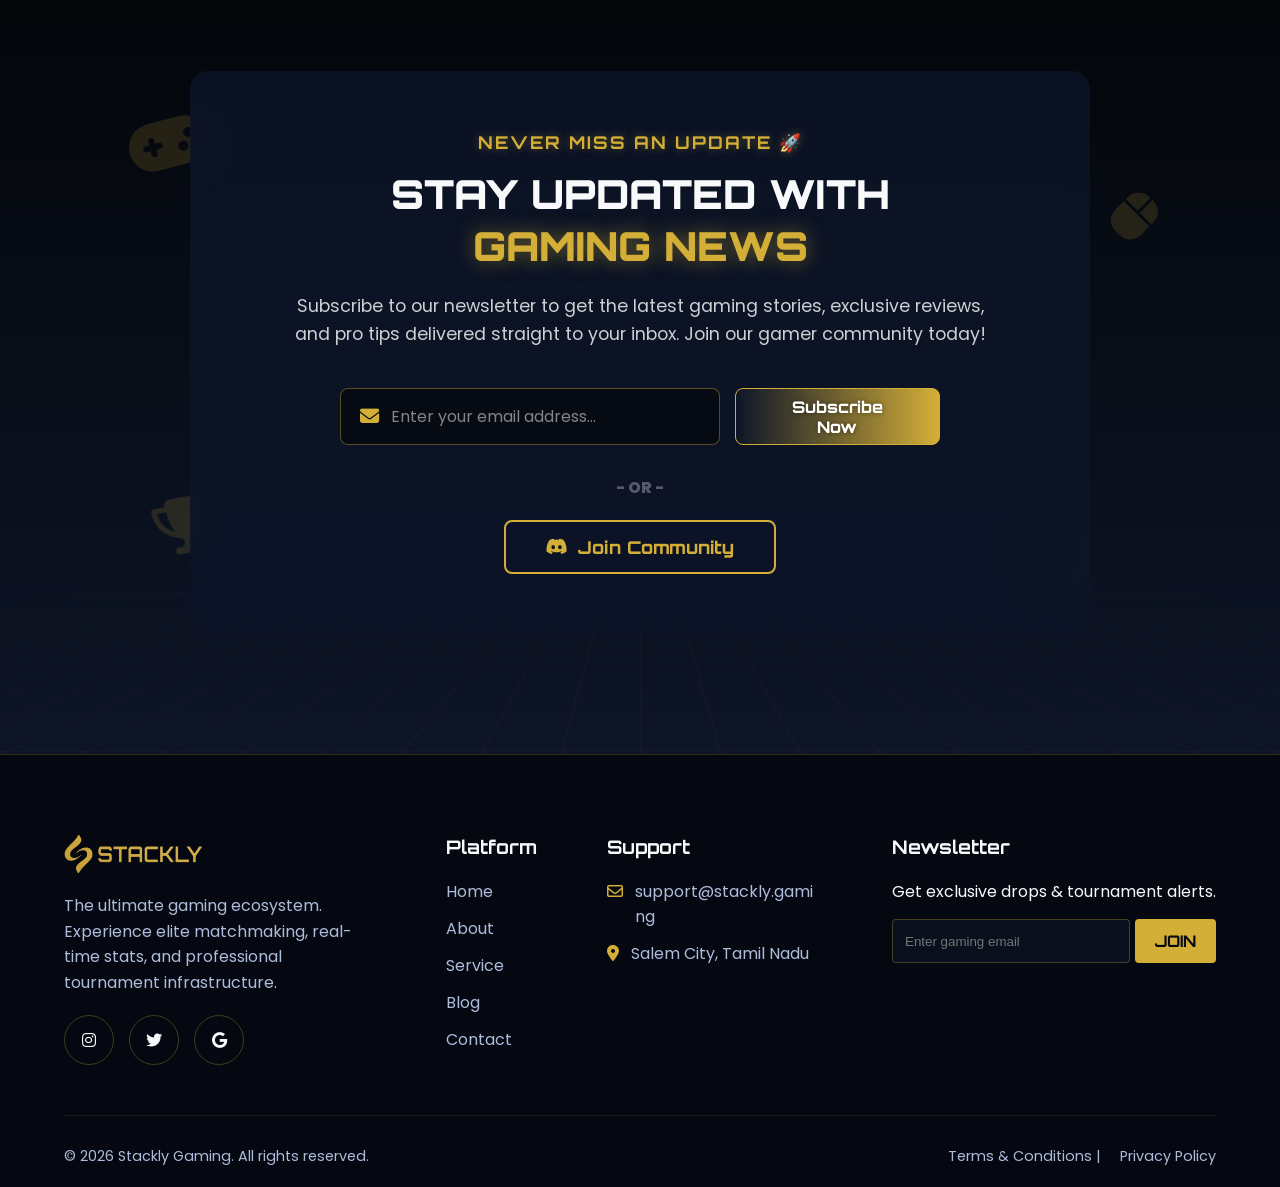
<file: blog.html>
<!DOCTYPE html>
<html lang="en" data-theme="dark">

<head>
    <meta charset="UTF-8">
    <meta name="viewport" content="width=device-width, initial-scale=1.0, maximum-scale=1.0, user-scalable=no">
    <link rel="icon" type="image/png" href="./asset/logo_Favicon.webp">
    <title>Blog | Stackly Gaming</title>

    <link rel="stylesheet" href="common.css">
    <link rel="stylesheet" href="style.css">
    <link rel="stylesheet" href="blog.css">

    <link rel="stylesheet" href="https://unpkg.com/aos@next/dist/aos.css" />

    <link
        href="https://fonts.googleapis.com/css2?family=Orbitron:wght@600;800;900&family=Poppins:wght@300;400;600&display=swap"
        rel="stylesheet">
    <link rel="stylesheet" href="https://cdnjs.cloudflare.com/ajax/libs/font-awesome/6.4.0/css/all.min.css">

    <link href="https://unpkg.com/aos@2.3.1/dist/aos.css" rel="stylesheet">


</head>

<body>

    <div id="preloader" class="preloader-overlay">
        <div class="preloader-scanner-box">
            <div class="preloader-circle-radar"></div>
            <div class="brand-text-matrix">
                <i class="fa-solid fa-layer-group preloader-neon-icon"></i>
                <h1 class="preloader-glitch-text">STACKLY</h1>
                <p class="preloader-sub">INITIALIZING NODE SYSTEM...</p>
            </div>
        </div>
    </div>

    <div id="mainApp" class="app-hidden">

        <header class="navbar">
            <div class="logo">
                <a href="index.html" class="logo-link">
                    <img src="./asset/yellow_logo.webp" alt="STACKLY Logo" class="brand-logo-img">
                </a>
            </div>

            <div class="nav-menu-wrapper" id="menuWrapper">
                <ul class="nav-links">
                    <li><a href="index.html" class="nav-item"><i class="fa-solid fa-house"></i><span>Home</span></a>
                    </li>
                    <li><a href="about.html" class="nav-item"><i class="fa-solid fa-circle-info"></i><span>About
                                Us</span></a></li>
                    <li><a href="service.html" class="nav-item"><i
                                class="fa-solid fa-gamepad"></i><span>Services</span></a></li>
                    <li><a href="blog.html" class="nav-item active"><i
                                class="fa-solid fa-newspaper"></i><span>Blog</span></a></li>
                    <li><a href="contact.html" class="nav-item"><i
                                class="fa-solid fa-envelope"></i><span>Contact</span></a></li>
                </ul>
                <button class="login-btn" onclick="window.location.href='login.html'">LOGIN</button>
            </div>

            <div class="nav-right-controls">
                <div class="burger" id="burgerMenu">
                    <div class="line1"></div>
                    <div class="line2"></div>
                    <div class="line3"></div>
                </div>
            </div>
        </header>

        <section class="blog-hero-section" id="blogHero">

            <div class="blog-bg-glow"></div>

            <div class="blog-container">

                <div class="blog-breadcrumb" data-aos="fade-down" data-aos-duration="1000">
                    <a href="index.html" class="home-link">Home</a>
                    <i class="fa-solid fa-angles-right"></i>
                    <span class="current-page">Blog</span>
                </div>

                <div class="blog-hero-header" data-aos="fade-up" data-aos-duration="1200">
                    <h3 class="gold-subtitle">EXPLORE THE GAMING UNIVERSE</h3>
                    <h1 class="blog-main-title">GAMING NEWS <span class="text-gold">& UPDATES</span></h1>
                    <p class="blog-desc">
                        Dive into the latest gaming stories, patch notes, esports tournaments, and exclusive reviews.
                        Stay ahead in the gaming revolution!
                    </p>
                </div>

                <div class="blog-slider-container">

                    <div class="blog-cards-wrapper" id="blogSliderWrapper" data-aos="fade-up" data-aos-duration="1500">

                        <div class="blog-card">
                            <div class="card-badge">HOT 🔥</div>
                            <img src="./asset/f1.webp" alt="Esports News" loading="lazy">
                            <div class="card-content">
                                <span class="blog-date">May 25, 2026</span>
                                <h4>Global Esports Championship 2026: The Ultimate Showdown</h4>
                                <a href="404page.html" class="btn-navy-gold-small">Read More <i
                                        class="fa-solid fa-arrow-right"></i></a>
                            </div>
                        </div>

                        <div class="blog-card">
                            <div class="card-badge">UPDATE</div>
                            <img src="./asset/f5.webp" alt="Patch Notes" loading="lazy">
                            <div class="card-content">
                                <span class="blog-date">May 22, 2026</span>
                                <h4>Season 10 Patch Notes: New Weapons & Map Changes</h4>
                                <a href="404page.html" class="btn-navy-gold-small">Read More <i
                                        class="fa-solid fa-arrow-right"></i></a>
                            </div>
                        </div>

                        <div class="blog-card">
                            <div class="card-badge">REVIEW</div>
                            <img src="./asset/f4.webp" alt="Game Review" loading="lazy">
                            <div class="card-content">
                                <span class="blog-date">May 18, 2026</span>
                                <h4>Next-Gen Consoles: Are They Worth The Upgrade?</h4>
                                <a href="404page.html" class="btn-navy-gold-small">Read More <i
                                        class="fa-solid fa-arrow-right"></i></a>
                            </div>
                        </div>

                    </div>

                    <div class="mobile-slider-controls">
                        <button class="slider-btn" id="blogPrevBtn"><i class="fa-solid fa-chevron-left"></i></button>
                        <button class="slider-btn" id="blogNextBtn"><i class="fa-solid fa-chevron-right"></i></button>
                    </div>

                </div>
            </div>
        </section>

        <section class="fb-section" id="featuredBlog">
            <div class="fb-container">

                <div class="fb-header" data-aos="fade-up" data-aos-duration="1000">
                    <h3 class="gold-subtitle">EDITOR’S PICKS 📰</h3>
                    <h2 class="section-title">FEATURED <span class="text-gold">ARTICLES</span></h2>
                    <p class="fb-desc">
                        Catch up on the trending gaming news, deep-dive analyses, and exclusive editor picks
                        hand-selected just for you.
                    </p>
                </div>

                <div class="fb-slider-container" data-aos="fade-up" data-aos-duration="1200">

                    <div class="fb-cards-wrapper" id="fbSliderWrapper">

                        <div class="fb-card-gradient-border">
                            <div class="fb-card">
                                <div class="fb-img-box">
                                    <span class="fb-category">E-SPORTS</span>
                                    <img src="./asset/f3.webp" alt="Esports Tournament" loading="lazy">
                                </div>
                                <div class="fb-content">
                                    <h3 class="fb-title">The Rise of Mobile Esports: What to Expect in 2026</h3>
                                    <p class="fb-excerpt">Mobile gaming is taking over the competitive scene. From prize
                                        pools to viewership, see how mobile esports is changing the landscape.</p>

                                    <div class="fb-meta">
                                        <div class="fb-author">
                                            <img src="./asset/c1.webp" alt="Author" loading="lazy">
                                            <span>Viper_Pro</span>
                                        </div>
                                        <span class="fb-date"><i class="fa-regular fa-clock"></i> May 24, 2026</span>
                                    </div>
                                </div>
                            </div>
                        </div>

                        <div class="fb-card-gradient-border">
                            <div class="fb-card">
                                <div class="fb-img-box">
                                    <span class="fb-category">REVIEWS</span>
                                    <img src="./asset/f2.webp" alt="Gaming Setup" loading="lazy">
                                </div>
                                <div class="fb-content">
                                    <h3 class="fb-title">Ultimate Cyber Setup: Best Gear for Pro Gamers</h3>
                                    <p class="fb-excerpt">Looking to upgrade your battlestation? We review the top
                                        mechanical keyboards, high-refresh-rate monitors, and precision mice of the
                                        year.</p>

                                    <div class="fb-meta">
                                        <div class="fb-author">
                                            <img src="./asset/c2.webp" alt="Author" loading="lazy">
                                            <span>Nova_Sniper</span>
                                        </div>
                                        <span class="fb-date"><i class="fa-regular fa-clock"></i> May 21, 2026</span>
                                    </div>
                                </div>
                            </div>
                        </div>

                        <div class="fb-card-gradient-border">
                            <div class="fb-card">
                                <div class="fb-img-box">
                                    <span class="fb-category">NEWS</span>
                                    <img src="./asset/h12.webp" alt="Game Update" loading="lazy">
                                </div>
                                <div class="fb-content">
                                    <h3 class="fb-title">Studio Alpha Announces Groundbreaking Sci-Fi MMO</h3>
                                    <p class="fb-excerpt">Get an exclusive first look at the highly anticipated Sci-Fi
                                        MMO that promises to redefine open-world exploration and squad battles.</p>

                                    <div class="fb-meta">
                                        <div class="fb-author">
                                            <img src="./asset/a2.webp" alt="Author" loading="lazy">
                                            <span>Cyber_Ninja</span>
                                        </div>
                                        <span class="fb-date"><i class="fa-regular fa-clock"></i> May 19, 2026</span>
                                    </div>
                                </div>
                            </div>
                        </div>

                    </div>

                    <div class="fb-slider-controls">
                        <button class="fb-btn" id="fbPrevBtn"><i class="fa-solid fa-arrow-left"></i></button>
                        <button class="fb-btn" id="fbNextBtn"><i class="fa-solid fa-arrow-right"></i></button>
                    </div>

                </div>
            </div>
        </section>

        <section class="latest-news-section" id="latestNews">
            <div class="ln-container">

                <div class="ln-header" data-aos="fade-up" data-aos-duration="1000">
                    <h3 class="gold-subtitle">FRESH FROM THE GAMING WORLD</h3>
                    <h2 class="section-title">BREAKING <span class="text-gold">GAMING NEWS</span></h2>
                </div>

                <div class="ln-grid">

                    <div class="ln-card split-card" data-aos="fade-right" data-aos-duration="1200">
                        <div class="ln-img-box">
                            <span class="ln-tag">UPDATE</span>
                            <img src="./asset/f5.webp" alt="Cyberpunk Update" loading="lazy">
                        </div>
                        <div class="ln-content">
                            <span class="ln-date">May 25, 2026</span>
                            <h3 class="ln-title">Cyber City 2077: Massive Patch Drops Tomorrow</h3>
                            <p class="ln-excerpt">The developers have finally addressed the major bugs and are bringing
                                a whole new district to explore.</p>
                            <a href="404page.html" class="btn-read-more">Read More <i
                                    class="fa-solid fa-arrow-right"></i></a>
                        </div>
                    </div>

                    <div class="ln-card split-card" data-aos="fade-left" data-aos-duration="1200" data-aos-delay="100">
                        <div class="ln-img-box">
                            <span class="ln-tag neon-tag">NEW RELEASE</span>
                            <img src="./asset/h10.webp" alt="Console Release" loading="lazy">
                        </div>
                        <div class="ln-content">
                            <span class="ln-date">May 24, 2026</span>
                            <h3 class="ln-title">PlayStation 6 Rumors: What We Know So Far</h3>
                            <p class="ln-excerpt">Leaks suggest the next-gen console will feature built-in AI rendering
                                and crazy 8K 120fps support.</p>
                            <a href="404page.html" class="btn-read-more">Read More <i
                                    class="fa-solid fa-arrow-right"></i></a>
                        </div>
                    </div>

                    <div class="ln-card split-card" data-aos="fade-right" data-aos-duration="1200">
                        <div class="ln-img-box">
                            <span class="ln-tag">TOURNAMENT</span>
                            <img src="./asset/f6.webp" alt="Esports" loading="lazy">
                        </div>
                        <div class="ln-content">
                            <span class="ln-date">May 23, 2026</span>
                            <h3 class="ln-title">Valorant Champions Tour: Underdog Team Wins</h3>
                            <p class="ln-excerpt">In a shocking turn of events, the wildcard entry swept the grand
                                finals 3-0 against the defending champions.</p>
                            <a href="404page.html" class="btn-read-more">Read More <i
                                    class="fa-solid fa-arrow-right"></i></a>
                        </div>
                    </div>

                    <div class="ln-card split-card" data-aos="fade-left" data-aos-duration="1200" data-aos-delay="100">
                        <div class="ln-img-box">
                            <span class="ln-tag">RUMOR</span>
                            <img src="./asset/f4.webp" alt="GTA VI" loading="lazy">
                        </div>
                        <div class="ln-content">
                            <span class="ln-date">May 22, 2026</span>
                            <h3 class="ln-title">GTA VI Map Expansion Leaked by Insider</h3>
                            <p class="ln-excerpt">Data miners have uncovered files hinting at three new massive islands
                                being added post-launch.</p>
                            <a href="404page.html" class="btn-read-more">Read More <i
                                    class="fa-solid fa-arrow-right"></i></a>
                        </div>
                    </div>

                </div>
            </div>
        </section>


        <section class="review-section" id="reviews">
            <div class="review-container">

                <div class="review-header" data-aos="fade-up" data-aos-duration="1000">
                    <h3 class="gold-subtitle">GAMER REVIEW HUB 🎮</h3>
                    <h2 class="section-title">HONEST <span class="text-gold">GAME REVIEWS</span></h2>
                    <p class="review-desc">
                        Unbiased, detailed, and honest reviews of the top-rated games. Flip the cards to read our
                        verdicts before you buy!
                    </p>
                </div>

                <div class="review-grid">

                    <div class="flip-card-wrapper" data-aos="zoom-in" data-aos-duration="1200">
                        <div class="flip-card-inner glowing-border">
                            <div class="flip-card-front">
                                <img src="./asset/f4.webp" alt="Space Game" loading="lazy">
                                <div class="front-glass-panel">
                                    <span class="score-badge">9.5 / 10</span>
                                    <h3>Stellar Frontier X</h3>
                                    <div class="stars">
                                        <i class="fa-solid fa-star"></i><i class="fa-solid fa-star"></i><i
                                            class="fa-solid fa-star"></i><i class="fa-solid fa-star"></i><i
                                            class="fa-solid fa-star-half-stroke"></i>
                                    </div>
                                </div>
                            </div>
                            <div class="flip-card-back glass-ui">
                                <h3>Stellar Frontier X</h3>
                                <p class="review-text">"An absolute masterpiece of sci-fi storytelling with breathtaking
                                    visuals and smooth space combat. The open-world exploration is unmatched."</p>
                                <ul class="pros-cons">
                                    <li><i class="fa-solid fa-check text-gold"></i> Stunning Graphics</li>
                                    <li><i class="fa-solid fa-xmark" style="color: #ff3366;"></i> Steep Learning Curve
                                    </li>
                                </ul>
                                <a href="404page.html" class="btn-navy-gold-small">Read Full Review</a>
                            </div>
                        </div>
                    </div>

                    <div class="flip-card-wrapper" data-aos="zoom-in" data-aos-duration="1200" data-aos-delay="100">
                        <div class="flip-card-inner glowing-border">
                            <div class="flip-card-front">
                                <img src="./asset/a6.webp" alt="Action RPG" loading="lazy">
                                <div class="front-glass-panel">
                                    <span class="score-badge">8.8 / 10</span>
                                    <h3>Blade of Legends</h3>
                                    <div class="stars">
                                        <i class="fa-solid fa-star"></i><i class="fa-solid fa-star"></i><i
                                            class="fa-solid fa-star"></i><i class="fa-solid fa-star"></i><i
                                            class="fa-regular fa-star"></i>
                                    </div>
                                </div>
                            </div>
                            <div class="flip-card-back glass-ui">
                                <h3>Blade of Legends</h3>
                                <p class="review-text">"A solid action RPG that delivers intense boss fights and a deep
                                    skill tree. The combat mechanics are incredibly satisfying for hardcore gamers."</p>
                                <ul class="pros-cons">
                                    <li><i class="fa-solid fa-check text-gold"></i> Fluid Combat System</li>
                                    <li><i class="fa-solid fa-xmark" style="color: #ff3366;"></i> Repetitive Quests</li>
                                </ul>
                                <a href="404page.html" class="btn-navy-gold-small">Read Full Review</a>
                            </div>
                        </div>
                    </div>

                    <div class="flip-card-wrapper" data-aos="zoom-in" data-aos-duration="1200" data-aos-delay="200">
                        <div class="flip-card-inner glowing-border">
                            <div class="flip-card-front">
                                <img src="./asset/f5.webp" alt="Racing Game" loading="lazy">
                                <div class="front-glass-panel">
                                    <span class="score-badge">9.0 / 10</span>
                                    <h3>Neon Drift 2026</h3>
                                    <div class="stars">
                                        <i class="fa-solid fa-star"></i><i class="fa-solid fa-star"></i><i
                                            class="fa-solid fa-star"></i><i class="fa-solid fa-star"></i><i
                                            class="fa-solid fa-star"></i>
                                    </div>
                                </div>
                            </div>
                            <div class="flip-card-back glass-ui">
                                <h3>Neon Drift 2026</h3>
                                <p class="review-text">"The ultimate cyberpunk racing experience. Pushes next-gen
                                    graphics to the limit with insane sense of speed and customization."</p>
                                <ul class="pros-cons">
                                    <li><i class="fa-solid fa-check text-gold"></i> Ray-traced visuals</li>
                                    <li><i class="fa-solid fa-xmark" style="color: #ff3366;"></i> Always-online DRM</li>
                                </ul>
                                <a href="404page.html" class="btn-navy-gold-small">Read Full Review</a>
                            </div>
                        </div>
                    </div>

                </div>
            </div>
        </section>


        <section class="tips-section" id="tipsGuides">
            <div class="tips-container">

                <div class="tips-header" data-aos="fade-up" data-aos-duration="1000">
                    <h3 class="gold-subtitle">BEGINNER TO PRO GUIDES 🏆</h3>
                    <h2 class="section-title">PRO GAMING <span class="text-gold">TIPS</span></h2>
                </div>

                <div class="tips-layout">

                    <div class="tips-banner glowing-border" data-aos="fade-right" data-aos-duration="1200">
                        <div class="banner-inner">
                            <img src="./asset/h13.webp" alt="Master Gameplay" loading="lazy">
                            <div class="banner-glass-content">
                                <h3>MASTER YOUR GAMEPLAY ⚡</h3>
                                <p>Learn advanced mechanics, aim training, and game sense from top-tier esports
                                    professionals to dominate your ranked matches.</p>
                                <a href="404page.html" class="btn-navy-gold-small">Watch Full Tutorial <i
                                        class="fa-solid fa-play"></i></a>
                            </div>
                        </div>
                    </div>

                    <div class="tips-sidebar" data-aos="fade-left" data-aos-duration="1200" data-aos-delay="200">

                        <div class="step-card">
                            <div class="step-icon-box">
                                <i class="fa-solid fa-crosshairs"></i>
                                <span class="step-num">01</span>
                            </div>
                            <div class="step-content">
                                <h4>Aim & Accuracy</h4>
                                <p>Perfect your crosshair placement and find the perfect DPI sensitivity settings.</p>
                            </div>
                        </div>

                        <div class="step-card">
                            <div class="step-icon-box">
                                <i class="fa-solid fa-headset"></i>
                                <span class="step-num">02</span>
                            </div>
                            <div class="step-content">
                                <h4>Communication</h4>
                                <p>Learn standard callouts and how to effectively coordinate with your squad.</p>
                            </div>
                        </div>

                        <div class="step-card">
                            <div class="step-icon-box">
                                <i class="fa-solid fa-map-location-dot"></i>
                                <span class="step-num">03</span>
                            </div>
                            <div class="step-content">
                                <h4>Map Awareness</h4>
                                <p>Master map rotations, spawn points, and strategic positioning to outsmart enemies.
                                </p>
                            </div>
                        </div>

                    </div>

                </div>
            </div>
        </section>

        <section class="nl-cta-section" id="newsletter">

            <div class="cyber-grid"></div>

            <i class="fa-solid fa-gamepad floating-icon icon-1"></i>
            <i class="fa-solid fa-headset floating-icon icon-2"></i>
            <i class="fa-solid fa-mouse floating-icon icon-3"></i>
            <i class="fa-solid fa-trophy floating-icon icon-4"></i>

            <div class="nl-container" data-aos="zoom-in" data-aos-duration="1200">

                <div class="nl-glass-card glowing-border-box">
                    <h3 class="gold-subtitle">NEVER MISS AN UPDATE 🚀</h3>
                    <h2 class="section-title">STAY UPDATED WITH <br> <span class="text-gold nowrap-text">GAMING
                            NEWS</span></h2>
                    <p class="nl-desc">
                        Subscribe to our newsletter to get the latest gaming stories, exclusive reviews, and pro tips
                        delivered straight to your inbox. Join our gamer community today!
                    </p>

                    <form class="nl-form" onsubmit="event.preventDefault(); validateMainNewsletter();">
                        <div class="input-glass-wrapper">
                            <i class="fa-solid fa-envelope"></i>
                            <input type="email" id="nlEmailInput" placeholder="Enter your email address..." required
                                class="glass-input">
                        </div>
                        <button type="submit" class="nl-submit-btn">Subscribe Now</button>
                    </form>


                    <p class="nl-or">- OR -</p>

                    <a href="404page.html" class="btn-gold-outline-large">
                        <i class="fa-brands fa-discord"></i> Join Community
                    </a>
                </div>

            </div>
        </section>



    </div>
    <footer class="footer">
        <div class="footer-container">
            <div class="footer-section brand-col" data-aos="fade-up">
                <a href="index.html" class="logo">
                    <img src="./asset/yellow_logo.webp" alt="logo">
                </a>
                <p class="footer-desc">The ultimate gaming ecosystem. Experience elite matchmaking, real-time stats, and
                    professional tournament infrastructure.</p>
                <div class="social-links">
                    <a href="404page.html" class="social-circle"><i class="fab fa-instagram"></i></a>
                    <a href="404page.html" class="social-circle"><i class="fab fa-twitter"></i></a>
                    <a href="404page.html" class="social-circle"><i class="fab fa-google"></i></a>
                </div>
            </div>

            <div class="footer-section" data-aos="fade-up" data-aos-delay="100">
                <h3>Platform</h3>
                <ul>
                    <li><a href="index.html">Home</a></li>
                    <li><a href="about.html">About</a></li>
                    <li><a href="service.html">Service</a></li>
                    <li><a href="blog.html">Blog</a></li>
                    <li><a href="contact.html">Contact</a></li>
                </ul>
            </div>

            <div class="footer-section" data-aos="fade-up" data-aos-delay="200">
                <h3>Support</h3>
                <ul class="contact-info">
                    <li><i class="far fa-envelope"></i> <span>support@stackly.gaming</span></li>
                    <li><i class="fas fa-location-dot"></i> <span>Salem City, Tamil Nadu</span></li>
                </ul>
            </div>

            <div class="footer-section newsletter-col" data-aos="fade-up" data-aos-delay="300">
                <h3>Newsletter</h3>
                <p>Get exclusive drops & tournament alerts.</p>
                <form class="footer-form" onsubmit="event.preventDefault(); validateAndRedirect();">
                    <input type="email" id="footerEmail" placeholder="Enter gaming email" required>
                    <button type="submit" class="btn-hover1">JOIN</button>
                </form>
            </div>
        </div>

        <div class="footer-bottom">
            <div class="bottom-container">
                <p class="copyright-text">© 2026 Stackly Gaming. All rights reserved.</p>
                <div class="legal-links">
                    <a href="404page.html">Terms & Conditions</a>
                    <span class="divider">|</span>
                    <a href="404page.html">Privacy Policy</a>
                </div>
            </div>
        </div>
    </footer>


    <script src="https://unpkg.com/aos@next/dist/aos.js"></script>
    <script src="script.js"></script>
    <script src="https://unpkg.com/aos@2.3.1/dist/aos.js"></script>
    <script>
        document.addEventListener('DOMContentLoaded', function () {
            const sliderWrapper = document.getElementById('blogSliderWrapper');
            const prevBtn = document.getElementById('blogPrevBtn');
            const nextBtn = document.getElementById('blogNextBtn');

            if (prevBtn && nextBtn && sliderWrapper) {
                prevBtn.addEventListener('click', () => {
                    const cardWidth = sliderWrapper.querySelector('.blog-card').offsetWidth + 30;
                    sliderWrapper.scrollBy({ left: -cardWidth, behavior: 'smooth' });
                });

                nextBtn.addEventListener('click', () => {
                    const cardWidth = sliderWrapper.querySelector('.blog-card').offsetWidth + 30;
                    sliderWrapper.scrollBy({ left: cardWidth, behavior: 'smooth' });
                });
            }
        });

        document.addEventListener('DOMContentLoaded', function () {
            const fbWrapper = document.getElementById('fbSliderWrapper');
            const fbPrev = document.getElementById('fbPrevBtn');
            const fbNext = document.getElementById('fbNextBtn');

            if (fbPrev && fbNext && fbWrapper) {
                fbPrev.addEventListener('click', () => {
                    const scrollAmount = fbWrapper.querySelector('.fb-card-gradient-border').offsetWidth + 30;
                    fbWrapper.scrollBy({ left: -scrollAmount, behavior: 'smooth' });
                });

                fbNext.addEventListener('click', () => {
                    const scrollAmount = fbWrapper.querySelector('.fb-card-gradient-border').offsetWidth + 30;
                    fbWrapper.scrollBy({ left: scrollAmount, behavior: 'smooth' });
                });
            }
        });
    </script>
    <script>
        function validateAndRedirect() {
            const emailInput = document.getElementById('footerEmail');

            if (emailInput.value.trim() !== "" && emailInput.checkValidity()) {
                window.location.href = '404page.html';
            }
        }
    </script>

    <script>
        function validateMainNewsletter() {
            const emailInput = document.getElementById('nlEmailInput');

            if (emailInput.value.trim() !== "" && emailInput.checkValidity()) {
                window.location.href = '404page.html';
            }
        }
    </script>
</body>

</html>
</file>
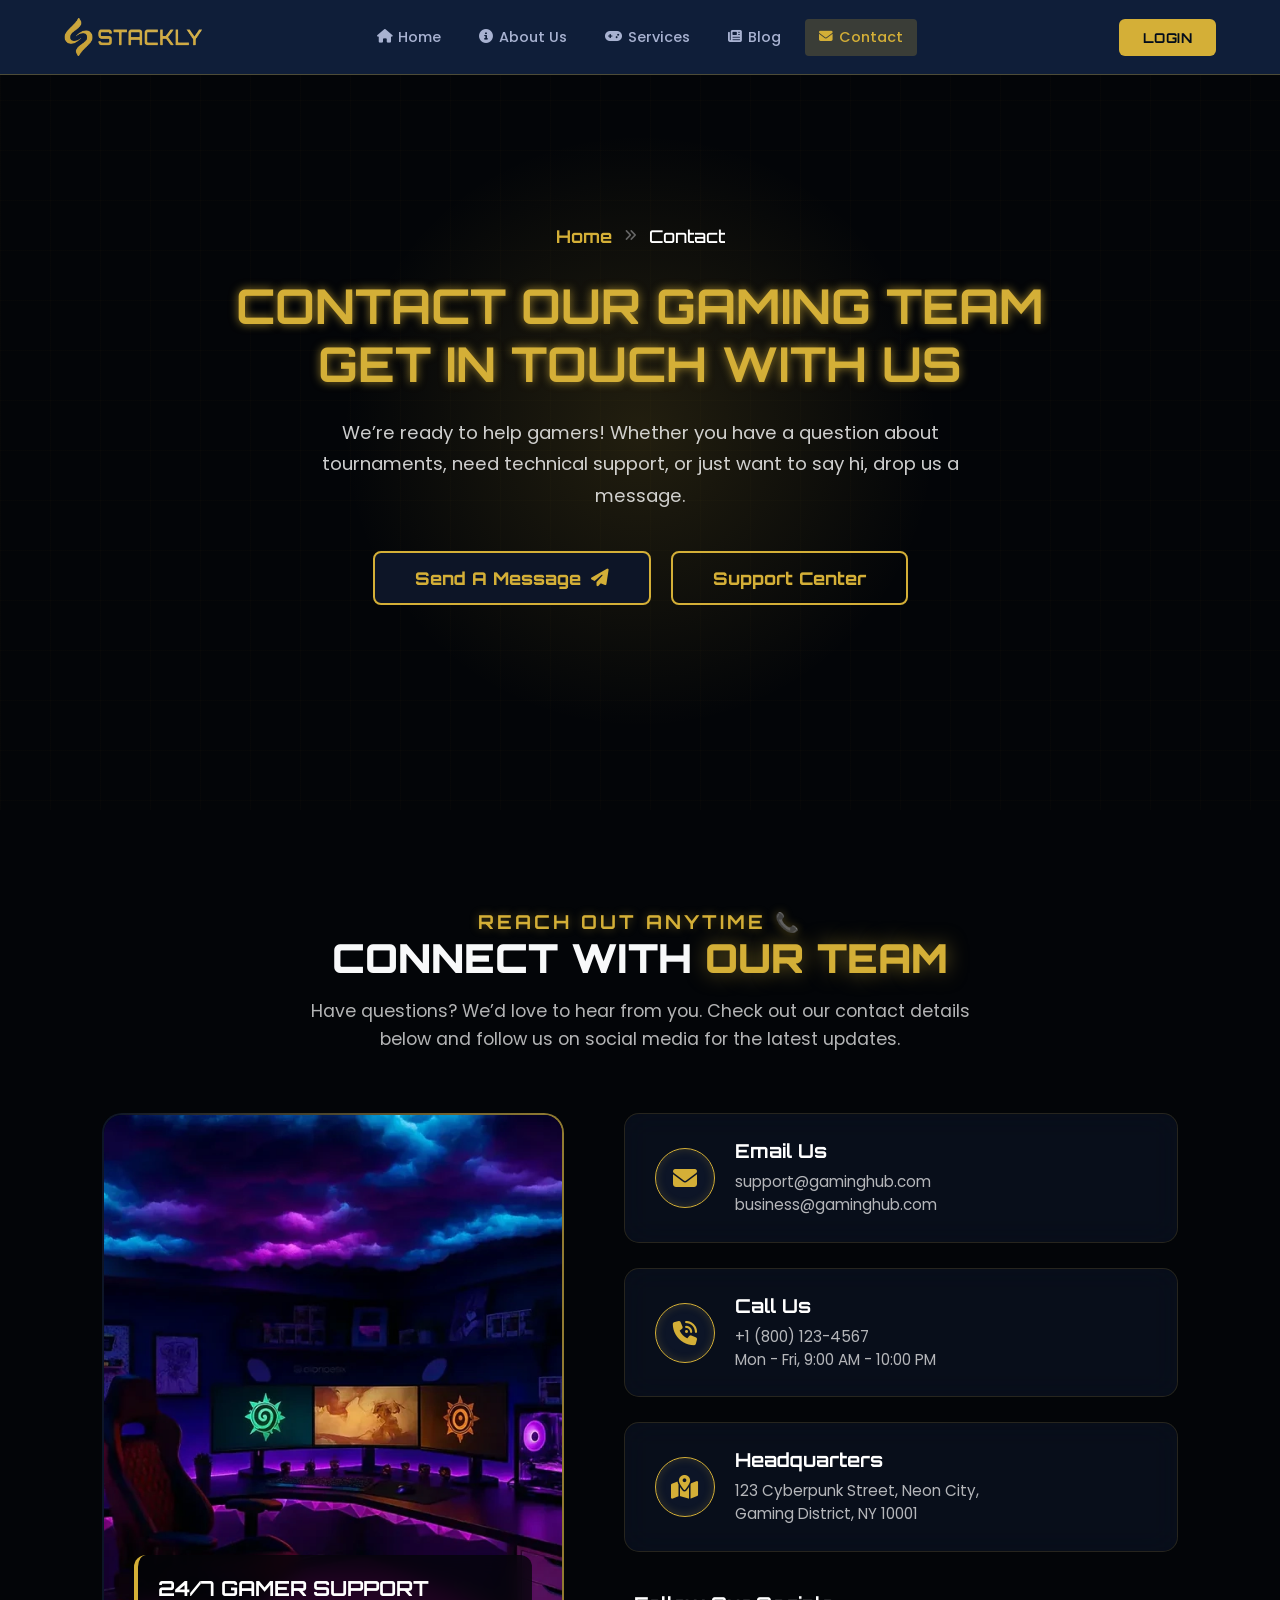
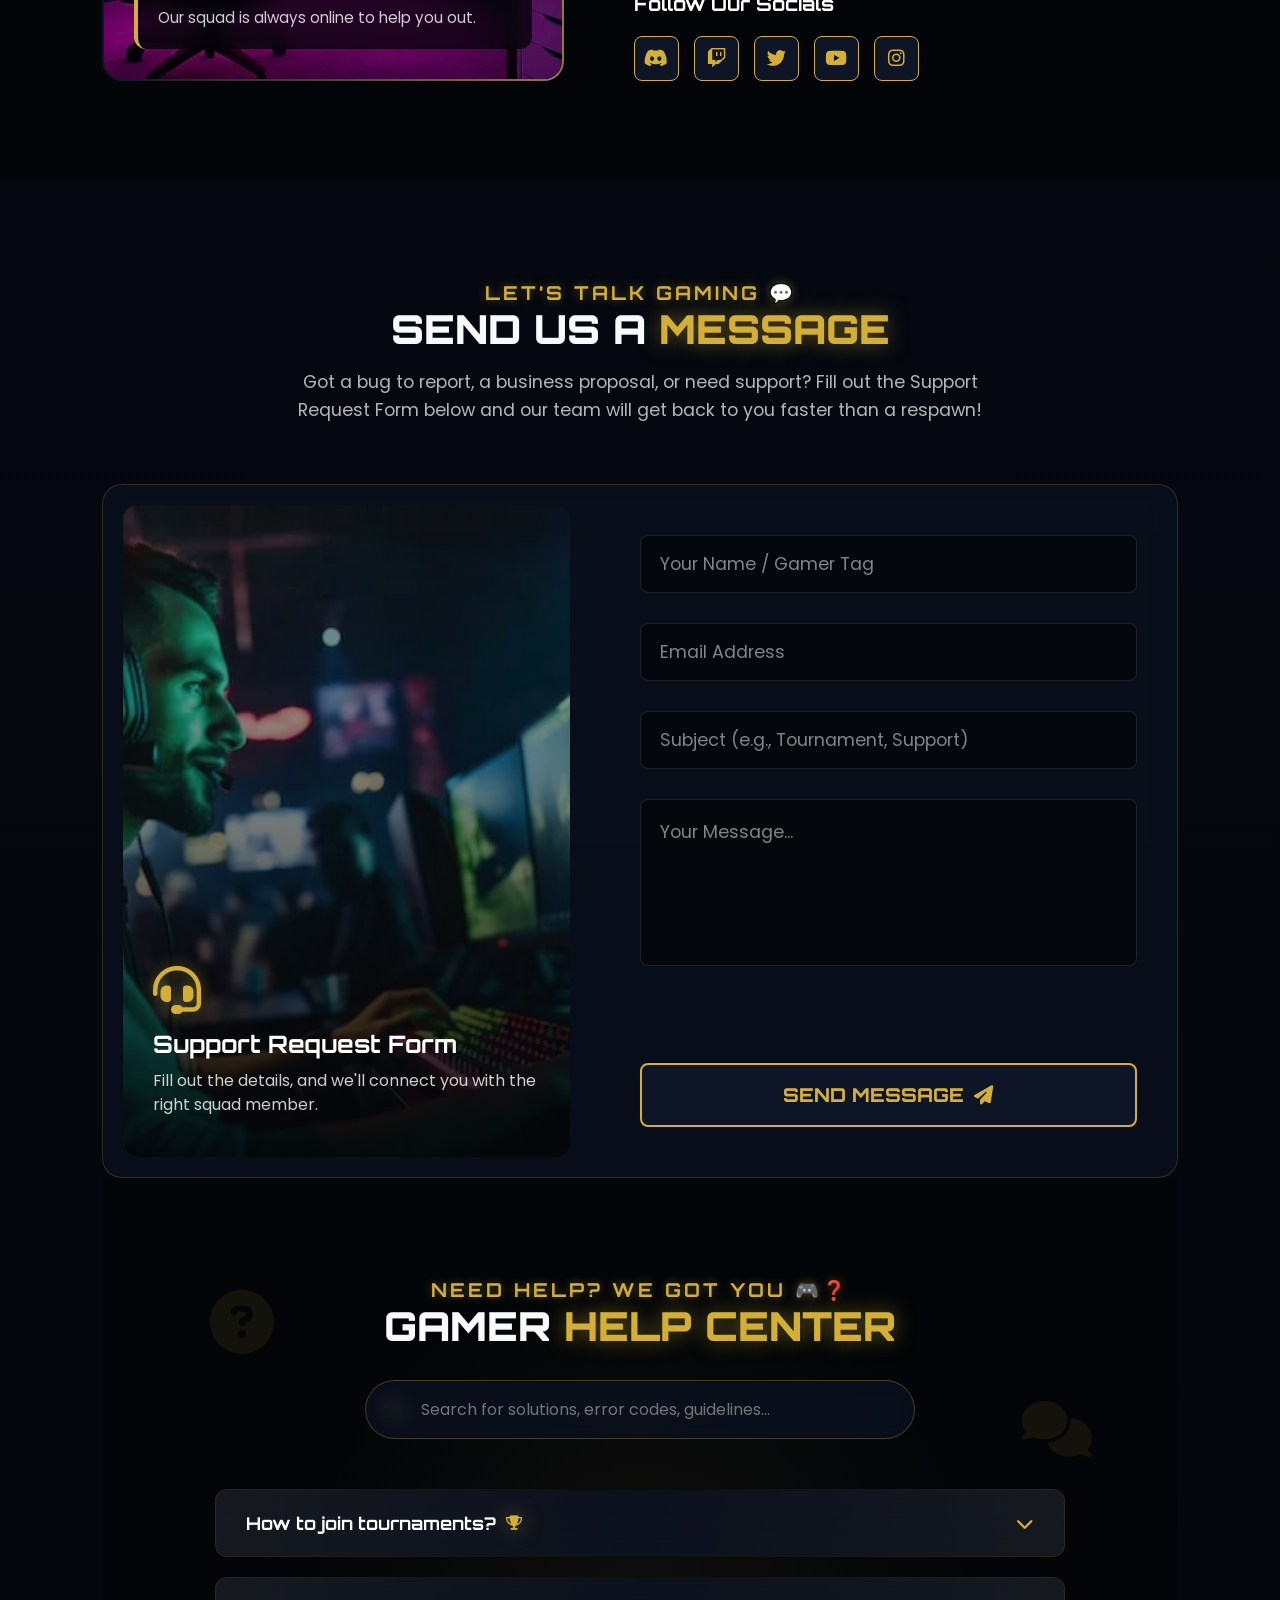
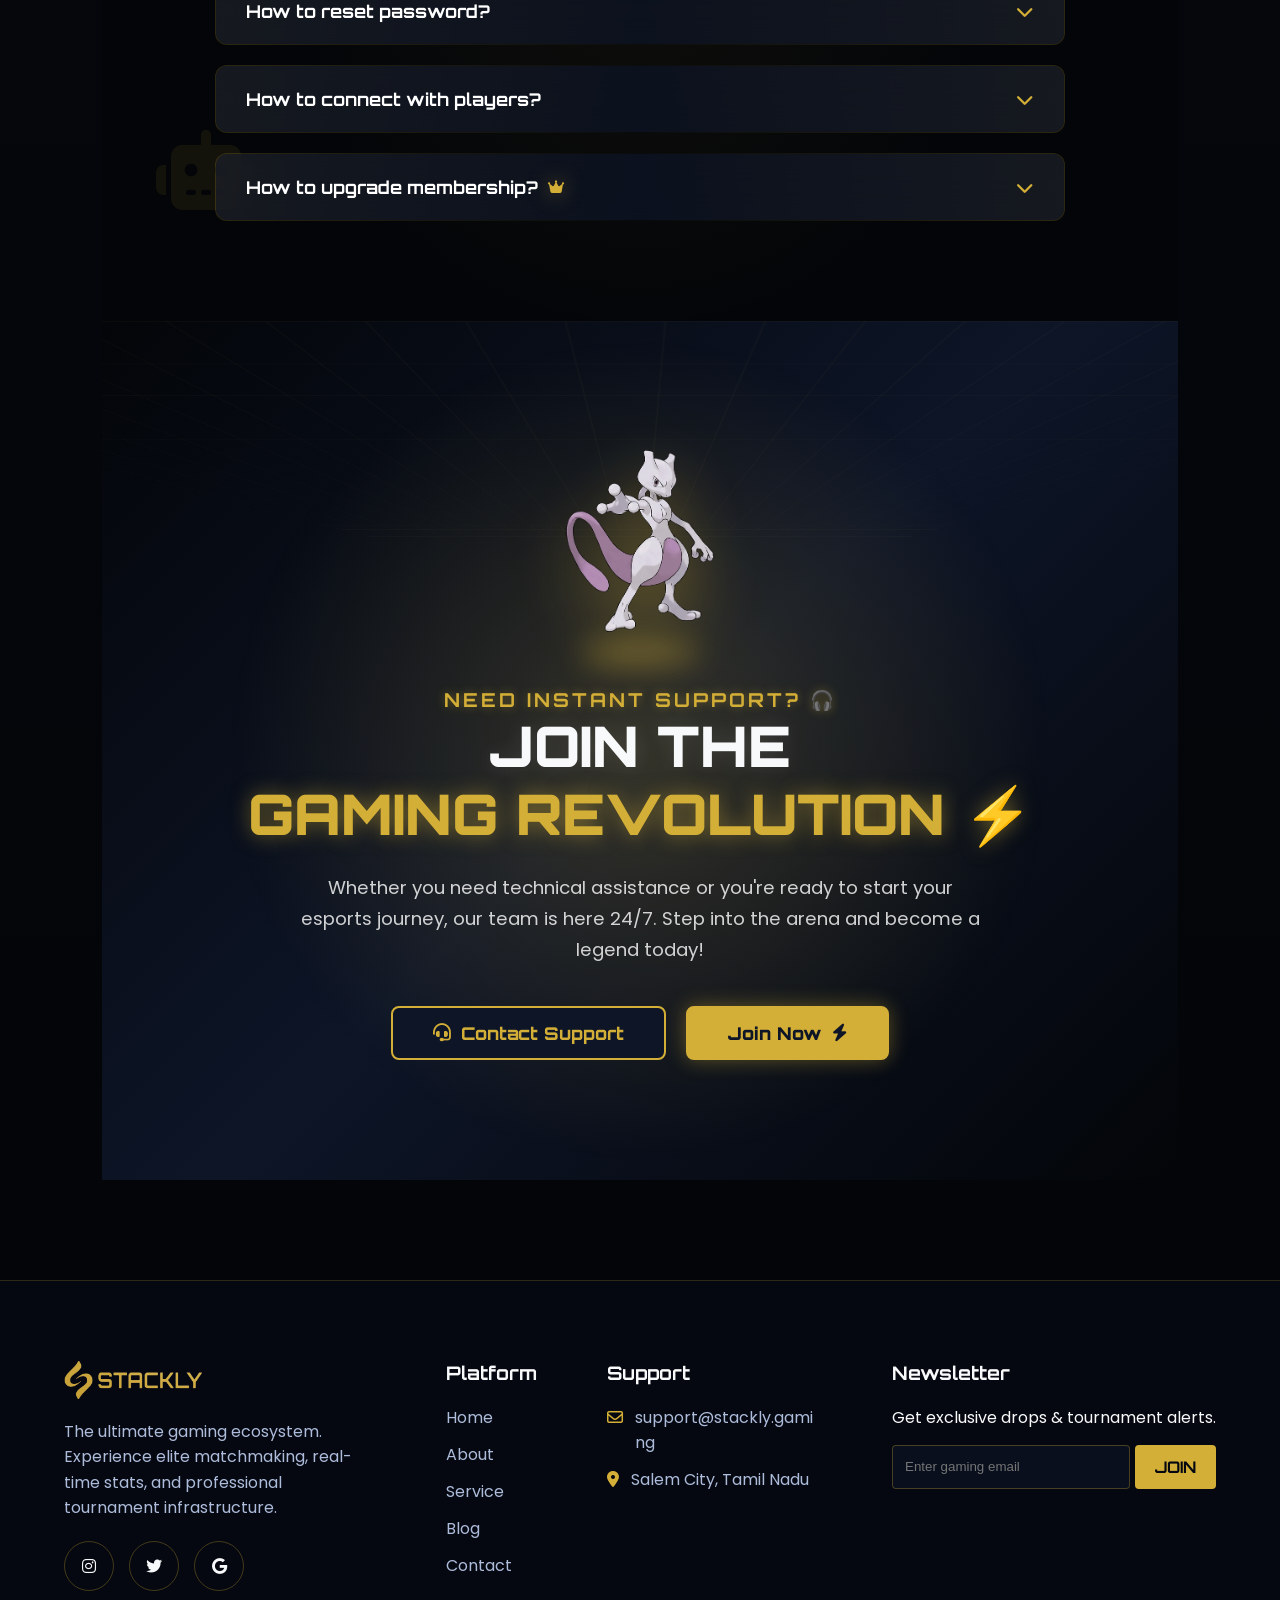
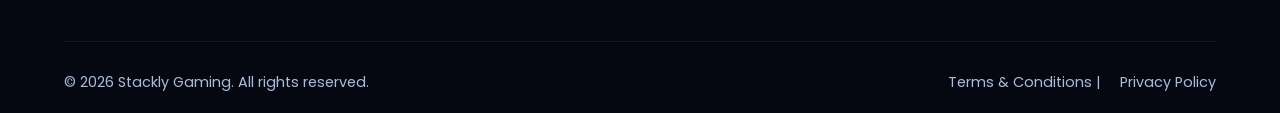
<file: contact.html>
<!DOCTYPE html>
<html lang="en" data-theme="dark">

<head>
    <meta charset="UTF-8">
    <meta name="viewport" content="width=device-width, initial-scale=1.0, maximum-scale=1.0, user-scalable=no">
    <link rel="icon" type="image/png" href="./asset/logo_Favicon.webp">
    <title>Contact | Stackly Gaming</title>

    <link rel="stylesheet" href="common.css">
    <link rel="stylesheet" href="style.css">
    <link rel="stylesheet" href="contact.css">

    <link rel="stylesheet" href="https://unpkg.com/aos@next/dist/aos.css" />

    <link
        href="https://fonts.googleapis.com/css2?family=Orbitron:wght@600;800;900&family=Poppins:wght@300;400;600&display=swap"
        rel="stylesheet">
    <link rel="stylesheet" href="https://cdnjs.cloudflare.com/ajax/libs/font-awesome/6.4.0/css/all.min.css">
    <link rel="stylesheet" href="https://cdnjs.cloudflare.com/ajax/libs/font-awesome/6.5.2/css/all.min.css">
    <link href="https://unpkg.com/aos@2.3.1/dist/aos.css" rel="stylesheet">


</head>

<body>

    <div id="preloader" class="preloader-overlay">
        <div class="preloader-scanner-box">
            <div class="preloader-circle-radar"></div>
            <div class="brand-text-matrix">
                <i class="fa-solid fa-layer-group preloader-neon-icon"></i>
                <h1 class="preloader-glitch-text">STACKLY</h1>
                <p class="preloader-sub">INITIALIZING NODE SYSTEM...</p>
            </div>
        </div>
    </div>

    <div id="mainApp" class="app-hidden">

        <header class="navbar">
            <div class="logo">
                <a href="index.html" class="logo-link">
                    <img src="./asset/yellow_logo.webp" alt="STACKLY Logo" class="brand-logo-img">
                </a>
            </div>

            <div class="nav-menu-wrapper" id="menuWrapper">
                <ul class="nav-links">
                    <li><a href="index.html" class="nav-item"><i class="fa-solid fa-house"></i><span>Home</span></a>
                    </li>
                    <li><a href="about.html" class="nav-item"><i class="fa-solid fa-circle-info"></i><span>About
                                Us</span></a></li>
                    <li><a href="service.html" class="nav-item"><i
                                class="fa-solid fa-gamepad"></i><span>Services</span></a></li>
                    <li><a href="blog.html" class="nav-item"><i class="fa-solid fa-newspaper"></i><span>Blog</span></a>
                    </li>
                    <li><a href="contact.html" class="nav-item active"><i
                                class="fa-solid fa-envelope"></i><span>Contact</span></a></li>
                </ul>
                <button class="login-btn" onclick="window.location.href='login.html'">LOGIN</button>
            </div>

            <div class="nav-right-controls">
                <div class="burger" id="burgerMenu">
                    <div class="line1"></div>
                    <div class="line2"></div>
                    <div class="line3"></div>
                </div>
            </div>
        </header>

        <section class="contact-hero-section">
            <div class="contact-bg-glow"></div>
            <div class="contact-cyber-grid"></div>

            <div class="contact-container">

                <div class="contact-breadcrumb">
                    <a href="#" class="home-link">Home</a>
                    <i class="fa-solid fa-angles-right"></i>
                    <span class="current-page">Contact</span>
                </div>

                <div class="contact-hero-header">
                    <h1 class="contact-main-title neon-gold-text">CONTACT OUR GAMING TEAM <br>GET IN TOUCH WITH US</h1>

                    <p class="contact-desc">
                        We’re ready to help gamers! Whether you have a question about tournaments, need technical
                        support, or just want to say hi, drop us a message.
                    </p>

                    <div class="contact-cta-buttons">
                        <a href="404page.html" class="btn-navy-solid-gold-outline">
                            <span class="btn-text">Send A Message <i class="fa-solid fa-paper-plane"></i></span>
                        </a>
                        <a href="404page.html" class="btn-gold-outline-only">Support Center</a>
                    </div>
                </div>

            </div>
        </section>


        <section class="contact-info-section" id="contactDetails">
            <div class="ci-container">

                <div class="ci-header" data-aos="fade-up" data-aos-duration="1000">
                    <h3 class="gold-subtitle">REACH OUT ANYTIME 📞</h3>
                    <h2 class="section-title">CONNECT WITH <span class="text-gold">OUR TEAM</span></h2>
                    <p class="ci-desc">Have questions? We’d love to hear from you. Check out our contact details below
                        and follow us on social media for the latest updates.</p>
                </div>

                <div class="ci-split-layout">

                    <div class="ci-image-side glowing-border-box" data-aos="fade-right" data-aos-duration="1200">
                        <div class="ci-img-inner">
                            <div class="ci-img-overlay">
                                <h3>24/7 GAMER SUPPORT</h3>
                                <p>Our squad is always online to help you out.</p>
                            </div>
                            <img src="./asset/h10.webp" alt="Gamer Support Team" loading="lazy">
                        </div>
                    </div>

                    <div class="ci-content-side" data-aos="fade-left" data-aos-duration="1200" data-aos-delay="200">

                        <div class="ci-card">
                            <div class="ci-icon"><i class="fa-solid fa-envelope"></i></div>
                            <div class="ci-text">
                                <h4>Email Us</h4>
                                <p>support@gaminghub.com</p>
                                <p>business@gaminghub.com</p>
                            </div>
                        </div>

                        <div class="ci-card">
                            <div class="ci-icon"><i class="fa-solid fa-phone-volume"></i></div>
                            <div class="ci-text">
                                <h4>Call Us</h4>
                                <p>+1 (800) 123-4567</p>
                                <p>Mon - Fri, 9:00 AM - 10:00 PM</p>
                            </div>
                        </div>

                        <div class="ci-card">
                            <div class="ci-icon"><i class="fa-solid fa-map-location-dot"></i></div>
                            <div class="ci-text">
                                <h4>Headquarters</h4>
                                <p>123 Cyberpunk Street, Neon City,</p>
                                <p>Gaming District, NY 10001</p>
                            </div>
                        </div>

                        <div class="ci-social-section">
                            <h4>Follow Our Socials</h4>
                            <div class="ci-social-links">
                                <a href="404page.html" class="ci-social-icon"><i class="fa-brands fa-discord"></i></a>
                                <a href="404page.html" class="ci-social-icon"><i class="fa-brands fa-twitch"></i></a>
                                <a href="404page.html" class="ci-social-icon"><i class="fa-brands fa-twitter"></i></a>
                                <a href="404page.html" class="ci-social-icon"><i class="fa-brands fa-youtube"></i></a>
                                <a href="404page.html" class="ci-social-icon"><i class="fa-brands fa-instagram"></i></a>
                            </div>
                        </div>

                    </div>

                </div>
            </div>
        </section>


        <section class="cf-section" id="contactForm">
            <div class="cf-container">

                <div class="cf-header" data-aos="fade-up" data-aos-duration="1000">
                    <h3 class="gold-subtitle">LET’S TALK GAMING 💬</h3>
                    <h2 class="section-title">SEND US A <span class="text-gold">MESSAGE</span></h2>
                    <p class="cf-desc">Got a bug to report, a business proposal, or need support? Fill out the Support
                        Request Form below and our team will get back to you faster than a respawn!</p>
                </div>

                <div class="cf-layout">

                    <div class="cf-image-side" data-aos="fade-right" data-aos-duration="1200">
                        <div class="cf-img-wrapper">
                            <img src="./asset/f1.webp" alt="Gaming Workspace" loading="lazy">

                            <div class="cf-img-overlay">
                                <i class="fa-solid fa-headset overlay-icon"></i>
                                <h4>Support Request Form</h4>
                                <p>Fill out the details, and we'll connect you with the right squad member.</p>
                            </div>
                        </div>
                    </div>

                    <div class="cf-form-side" data-aos="fade-left" data-aos-duration="1200" data-aos-delay="200">

                        <form id="supportForm" class="cyber-form" novalidate>

                            <div class="input-group">
                                <input type="text" id="name" class="cyber-input" placeholder=" ">
                                <label for="name" class="cyber-label">Your Name / Gamer Tag</label>
                                <div class="input-glow-border"></div>
                            </div>

                            <div class="input-group">
                                <input type="email" id="email" class="cyber-input" placeholder=" ">
                                <label for="email" class="cyber-label">Email Address</label>
                                <div class="input-glow-border"></div>
                            </div>

                            <div class="input-group">
                                <input type="text" id="subject" class="cyber-input" placeholder=" ">
                                <label for="subject" class="cyber-label">Subject (e.g., Tournament, Support)</label>
                                <div class="input-glow-border"></div>
                            </div>

                            <div class="input-group">
                                <textarea id="message" class="cyber-input" rows="5" placeholder=" "></textarea>
                                <label for="message" class="cyber-label">Your Message...</label>
                                <div class="input-glow-border"></div>
                            </div>

                            <div id="formMessage" class="form-message"></div>

                            <button type="submit" id="submitBtn" class="btn-submit-glow">
                                SEND MESSAGE <i class="fa-solid fa-paper-plane"></i>
                            </button>

                        </form>
                    </div>

                </div>
            </div>

            <section class="faq-section" id="faqSection">

                <div class="faq-bg-glow"></div>

                <i class="fa-solid fa-circle-question faq-floating-icon icon-f1"></i>
                <i class="fa-solid fa-robot faq-floating-icon icon-f2"></i>
                <i class="fa-solid fa-comments faq-floating-icon icon-f3"></i>

                <div class="faq-container">

                    <div class="faq-header" data-aos="fade-up" data-aos-duration="1000">
                        <h3 class="gold-subtitle">NEED HELP? WE GOT YOU 🎮❓</h3>
                        <h2 class="section-title">GAMER <span class="text-gold">HELP CENTER</span></h2>

                        <div class="faq-search-wrapper" data-aos="zoom-in" data-aos-duration="1200">
                            <i class="fa-solid fa-magnifying-glass search-icon"></i>
                            <input type="text" id="faqSearch"
                                placeholder="Search for solutions, error codes, guidelines...">
                        </div>
                    </div>

                    <div class="faq-accordion-wrapper" data-aos="fade-up" data-aos-duration="1200" data-aos-delay="200">

                        <div class="faq-item-border">
                            <div class="faq-item">
                                <button class="faq-accordion">
                                    <span>How to join tournaments? <i class="fa-solid fa-trophy text-gold"
                                            style="margin-left: 10px; font-size: 0.9rem;"></i></span>
                                    <i class="fa-solid fa-chevron-down arrow-icon"></i>
                                </button>
                                <div class="faq-panel">
                                    <div class="faq-answer">
                                        <p>To join a tournament, navigate to our "Tournaments" page, select your
                                            preferred game, and click the "Register Squad" button. Ensure all your team
                                            members have verified profiles before signing up.</p>
                                    </div>
                                </div>
                            </div>
                        </div>

                        <div class="faq-item-border">
                            <div class="faq-item">
                                <button class="faq-accordion">
                                    <span>How to reset password?</span>
                                    <i class="fa-solid fa-chevron-down arrow-icon"></i>
                                </button>
                                <div class="faq-panel">
                                    <div class="faq-answer">
                                        <p>Click on the "Login" button on the top right, then select "Forgot Password?".
                                            Enter your registered email address, and we'll transmit a secure reset link
                                            straight to your inbox within seconds.</p>
                                    </div>
                                </div>
                            </div>
                        </div>

                        <div class="faq-item-border">
                            <div class="faq-item">
                                <button class="faq-accordion">
                                    <span>How to connect with players?</span>
                                    <i class="fa-solid fa-chevron-down arrow-icon"></i>
                                </button>
                                <div class="faq-panel">
                                    <div class="faq-answer">
                                        <p>You can connect with other players by scrolling up to our "Community" section
                                            and joining our official Discord Server or using the embedded global chat
                                            box directly from your profile dashboard.</p>
                                    </div>
                                </div>
                            </div>
                        </div>

                        <div class="faq-item-border">
                            <div class="faq-item">
                                <button class="faq-accordion">
                                    <span>How to upgrade membership? <i class="fa-solid fa-crown text-gold"
                                            style="margin-left: 10px; font-size: 0.9rem;"></i></span>
                                    <i class="fa-solid fa-chevron-down arrow-icon"></i>
                                </button>
                                <div class="faq-panel">
                                    <div class="faq-answer">
                                        <p>Go to your Account Settings and select the "Premium Membership" tab. Choose
                                            between our Gold or Elite tiers, complete the premium secure payment via net
                                            banking or cards, and unlock exclusive rewards instantly.</p>
                                    </div>
                                </div>
                            </div>
                        </div>

                    </div>

                    <div class="support-widget-wrapper" id="supportBotWidget">
                        <div class="widget-badge">Support Bot 🤖</div>
                    </div>

                </div>

            </section>


            <section class="support-cta-section" id="supportCta">

                <div class="cta-cyber-grid"></div>
                <div class="cta-particles"></div>

                <div class="support-cta-container">

                    <div class="cta-holo-image" data-aos="fade-down" data-aos-duration="1500">
                        <img src="./asset/h1.webp" alt="Hologram Controller" loading="lazy">
                        <div class="holo-base-glow"></div>
                    </div>

                    <div class="support-cta-content" data-aos="zoom-in" data-aos-duration="1200">
                        <h3 class="gold-subtitle">NEED INSTANT SUPPORT? 🎧</h3>
                        <h2 class="section-title">JOIN THE <br><span class="text-gold">GAMING REVOLUTION ⚡</span></h2>
                        <p class="cta-desc">
                            Whether you need technical assistance or you're ready to start your esports journey, our
                            team is here 24/7. Step into the arena and become a legend today!
                        </p>

                        <div class="cta-action-buttons">
                            <a href="404page.html" class="btn-navy-solid-gold-outline">
                                <span class="btn-text"><i class="fa-solid fa-headset"></i> Contact Support</span>
                            </a>
                            <a href="404page.html" class="btn-gold-glow-solid">
                                Join Now <i class="fa-solid fa-bolt"></i>
                            </a>
                        </div>
                    </div>

                </div>
            </section>


    </div>
    <footer class="footer">
        <div class="footer-container">
            <div class="footer-section brand-col" data-aos="fade-up">
                <a href="index.html" class="logo">
                    <img src="./asset/yellow_logo.webp" alt="logo">
                </a>
                <p class="footer-desc">The ultimate gaming ecosystem. Experience elite matchmaking, real-time stats, and
                    professional tournament infrastructure.</p>
                <div class="social-links">
                    <a href="404page.html" class="social-circle"><i class="fab fa-instagram"></i></a>
                    <a href="404page.html" class="social-circle"><i class="fab fa-twitter"></i></a>
                    <a href="404page.html" class="social-circle"><i class="fab fa-google"></i></a>
                </div>
            </div>

            <div class="footer-section" data-aos="fade-up" data-aos-delay="100">
                <h3>Platform</h3>
                <ul>
                    <li><a href="index.html">Home</a></li>
                    <li><a href="about.html">About</a></li>
                    <li><a href="service.html">Service</a></li>
                    <li><a href="blog.html">Blog</a></li>
                    <li><a href="contact.html">Contact</a></li>
                </ul>
            </div>

            <div class="footer-section" data-aos="fade-up" data-aos-delay="200">
                <h3>Support</h3>
                <ul class="contact-info">
                    <li><i class="far fa-envelope"></i> <span>support@stackly.gaming</span></li>
                    <li><i class="fas fa-location-dot"></i> <span>Salem City, Tamil Nadu</span></li>
                </ul>
            </div>

            <div class="footer-section newsletter-col" data-aos="fade-up" data-aos-delay="300">
                <h3>Newsletter</h3>
                <p>Get exclusive drops & tournament alerts.</p>
                <form class="footer-form" onsubmit="event.preventDefault(); validateAndRedirect();">
                    <input type="email" id="footerEmail" placeholder="Enter gaming email" required>
                    <button type="submit" class="btn-hover1">JOIN</button>
                </form>
            </div>
        </div>

        <div class="footer-bottom">
            <div class="bottom-container">
                <p class="copyright-text">© 2026 Stackly Gaming. All rights reserved.</p>
                <div class="legal-links">
                    <a href="404page.html">Terms & Conditions</a>
                    <span class="divider">|</span>
                    <a href="404page.html">Privacy Policy</a>
                </div>
            </div>
        </div>
    </footer>


    <script src="https://unpkg.com/aos@next/dist/aos.js"></script>
    <script src="script.js"></script>
    <script src="https://unpkg.com/aos@2.3.1/dist/aos.js"></script>
    <script>
        document.getElementById('supportForm').addEventListener('submit', function (e) {
            e.preventDefault();

            const name = document.getElementById('name').value.trim();
            const email = document.getElementById('email').value.trim();
            const subject = document.getElementById('subject').value.trim();
            const message = document.getElementById('message').value.trim();

            const formMsg = document.getElementById('formMessage');
            const submitBtn = document.getElementById('submitBtn');

            if (!name || !email || !subject || !message) {
                formMsg.innerHTML = '<i class="fa-solid fa-triangle-exclamation"></i> Error: All fields are required!';
                formMsg.className = 'form-message error show';
                return;
            }

            const emailRegex = /^[^\s@]+@[^\s@]+\.[^\s@]+$/;
            if (!emailRegex.test(email)) {
                formMsg.innerHTML = '<i class="fa-solid fa-triangle-exclamation"></i> Error: Enter a valid email address!';
                formMsg.className = 'form-message error show';
                return;
            }

            formMsg.className = 'form-message';
            submitBtn.innerHTML = '<i class="fa-solid fa-circle-notch fa-spin"></i> TRANSMITTING...';
            submitBtn.style.pointerEvents = 'none';

            setTimeout(() => {
                document.getElementById('supportForm').reset();

                window.location.href = '404page.html';
            }, 2000);
        });

        document.addEventListener('DOMContentLoaded', function () {
            const acc = document.getElementsByClassName("faq-accordion");

            for (let i = 0; i < acc.length; i++) {
                acc[i].addEventListener("click", function () {

                    const isActive = this.classList.contains("active");

                    for (let j = 0; j < acc.length; j++) {
                        acc[j].classList.remove("active");
                        acc[j].nextElementSibling.style.maxHeight = null;
                    }

                    if (!isActive) {
                        this.classList.add("active");
                        const panel = this.nextElementSibling;
                        panel.style.maxHeight = panel.scrollHeight + "px";
                    }
                });
            }

            const searchInput = document.getElementById('faqSearch');
            if (searchInput) {
                searchInput.addEventListener('keyup', function () {
                    const filter = this.value.toLowerCase();
                    const faqBorders = document.getElementsByClassName('faq-item-border');

                    for (let i = 0; i < faqBorders.length; i++) {
                        const qText = faqBorders[i].querySelector('.faq-accordion span').textContent.toLowerCase();
                        if (qText.includes(filter)) {
                            faqBorders[i].style.display = "";
                        } else {
                            faqBorders[i].style.display = "none";
                        }
                    }
                });
            }
        });
    </script>
    <script>
        function validateAndRedirect() {
            const emailInput = document.getElementById('footerEmail');

            if (emailInput.value.trim() !== "" && emailInput.checkValidity()) {
                window.location.href = '404page.html';
            }
        }</script>
</body>

</html>
</file>
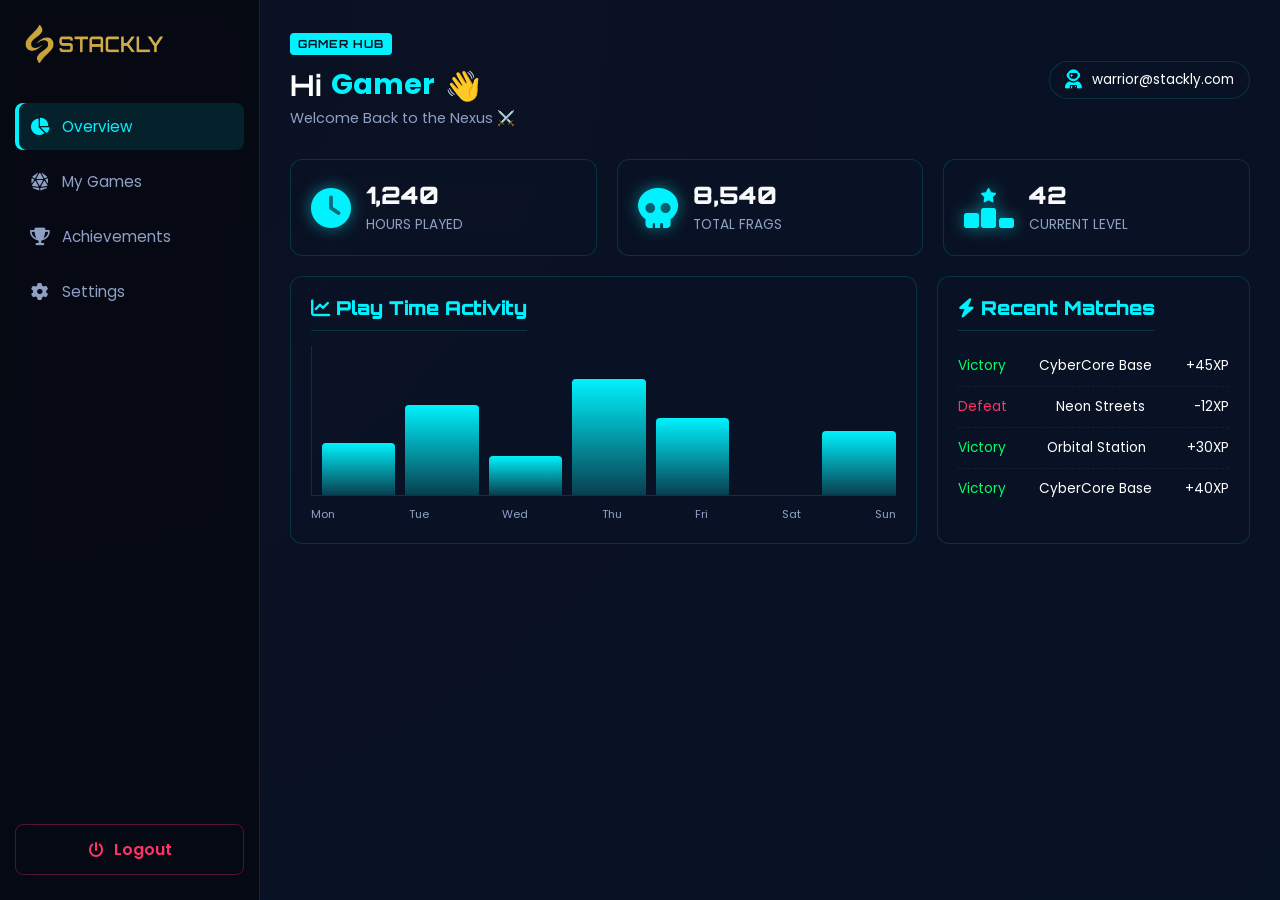
<file: dashboard1.html>
<!DOCTYPE html>
<html lang="en">

<head>
    <meta charset="UTF-8">
    <meta name="viewport" content="width=device-width, initial-scale=1.0, maximum-scale=1.0, user-scalable=no">
    <link rel="icon" type="image/png" href="./asset/logo_Favicon.webp">
    <title>Stackly Gaming | Player Hub</title>
    <link rel="stylesheet" href="./style.css">
    <link
        href="https://fonts.googleapis.com/css2?family=Orbitron:wght@500;700;900&family=Poppins:wght@300;400;500;600&display=swap"
        rel="stylesheet">
    <link rel="stylesheet" href="https://cdnjs.cloudflare.com/ajax/libs/font-awesome/6.5.1/css/all.min.css">
    <style>
        :root {
            --bg-dark: #081225;
            --neon-blue: #00f2fe;
            --glass-bg: rgba(13, 21, 39, 0.45);
            --border: rgba(0, 242, 254, 0.15);
            --text-white: #fff;
            --text-gray: #8fa0c4;
        }

        * {
            margin: 0;
            padding: 0;
            box-sizing: border-box;
            font-family: 'Poppins', sans-serif;
            -webkit-tap-highlight-color: transparent;
        }

        body {
            background: radial-gradient(circle at top left, #0a1122 0%, var(--bg-dark) 100%);
            color: var(--text-white);
            display: flex;
            min-height: 100vh;
            overflow-x: hidden;
        }

        .sidebar {
            width: 260px;
            background: rgba(5, 8, 16, 0.8);
            border-right: 1px solid var(--border);
            display: flex;
            flex-direction: column;
            padding: 25px 15px;
            position: fixed;
            height: 100vh;
            transition: 0.3s;
            z-index: 100;
            left: 0;
            backdrop-filter: blur(10px);
        }

        .logo {
            font-family: 'Orbitron';
            font-size: 1.5rem;
            color: var(--neon-blue);
            margin-bottom: 40px;
            display: flex;
            align-items: center;
            gap: 12px;
            padding: 0 10px;
            text-shadow: 0 0 10px rgba(0, 242, 254, 0.5);
        }

        .nav-menu {
            list-style: none;
            display: flex;
            flex-direction: column;
            gap: 8px;
            flex: 1;
        }

        .nav-item {
            padding: 12px 15px;
            border-radius: 8px;
            cursor: pointer;
            color: var(--text-gray);
            display: flex;
            align-items: center;
            gap: 12px;
            transition: 0.3s;
            font-size: 0.95rem;
        }

        .nav-item i {
            font-size: 1.1rem;
            width: 20px;
            text-align: center;
            transition: 0.3s;
        }

        .nav-item:hover,
        .nav-item.active {
            background: rgba(0, 242, 254, 0.1);
            color: var(--neon-blue);
            box-shadow: inset 4px 0 0 var(--neon-blue);
        }

        .nav-item:hover i {
            transform: scale(1.2);
        }

        .logout-btn {
    background: transparent;
    border: 1px solid rgba(255, 51, 102, 0.3);
    color: #ff3366;
    padding: 12px;
    border-radius: 8px;
    cursor: pointer;
    display: flex;
    align-items: center;
    justify-content: center;
    gap: 10px;
    transition: all 0.3s ease;
    width: 100%;
    font-family: 'Orbitron', sans-serif;
    font-weight: 600;
}

.logout-btn:hover {
    background: #ff3366;
    color: #fff;
    box-shadow: 0 0 15px rgba(255, 51, 102, 0.4);
    transform: translateY(-2px);
}

.logout-btn:not(:disabled):active {
    transform: scale(0.98);
    box-shadow: 0 0 8px rgba(255, 51, 102, 0.3);
}

.logout-btn:disabled {
    opacity: 0.5;
    cursor: not-allowed;
    pointer-events: none;
    filter: grayscale(100%);
    box-shadow: none;
    transform: none;
}

        .main-content {
            flex: 1;
            margin-left: 260px;
            padding: 30px;
            display: flex;
            flex-direction: column;
            width: calc(100% - 260px);
            transition: 0.3s;
        }

        .top-bar {
            display: flex;
            justify-content: space-between;
            align-items: center;
            margin-bottom: 30px;
        }

        .dashboard-badge {
            font-size: 0.7rem;
            color: var(--bg-dark);
            background: var(--neon-blue);
            padding: 4px 8px;
            border-radius: 4px;
            letter-spacing: 1px;
            font-family: 'Orbitron', sans-serif;
            font-weight: 700;
            display: inline-block;
            margin-bottom: 8px;
        }

        .welcome-text h2 {
            font-family: 'Orbitron';
            font-size: 1.8rem;
            display: flex;
            align-items: center;
            gap: 10px;
        }

        .welcome-text h2 span {
            color: var(--neon-blue);
        }

        .welcome-text p {
            color: var(--text-gray);
            font-size: 0.9rem;
            margin-top: 2px;
        }

        .tools {
            display: flex;
            align-items: center;
            gap: 15px;
        }

        .profile {
            display: flex;
            align-items: center;
            gap: 10px;
            background: var(--glass-bg);
            padding: 8px 15px;
            border-radius: 20px;
            border: 1px solid var(--border);
            font-size: 0.85rem;
        }

        .profile i {
            color: var(--neon-blue);
            font-size: 1.2rem;
        }

        .mobile-toggle {
            display: none;
            font-size: 1.5rem;
            color: var(--neon-blue);
            cursor: pointer;
        }

        .tab-content {
            display: none;
            animation: slideIn 0.4s ease;
        }

        .tab-content.active {
            display: flex;
            flex-direction: column;
            gap: 20px;
        }

        @keyframes slideIn {
            from {
                opacity: 0;
                transform: translateY(20px);
            }

            to {
                opacity: 1;
                transform: translateY(0);
            }
        }

        .glass-card {
            background: var(--glass-bg);
            border: 1px solid var(--border);
            border-radius: 12px;
            padding: 20px;
            backdrop-filter: blur(10px);
            transition: 0.3s;
            position: relative;
            overflow: hidden;
        }

        .glass-card:hover {
            transform: translateY(-5px);
            box-shadow: 0 10px 25px rgba(0, 242, 254, 0.15);
            border-color: var(--neon-blue);
        }

        .section-title {
            font-family: 'Orbitron';
            color: var(--neon-blue);
            margin-bottom: 15px;
            font-size: 1.2rem;
            border-bottom: 1px solid var(--border);
            padding-bottom: 10px;
            display: inline-block;
        }

        .grid-3 {
            display: grid;
            grid-template-columns: repeat(auto-fit, minmax(220px, 1fr));
            gap: 20px;
        }

        .grid-2 {
            display: grid;
            grid-template-columns: 2fr 1fr;
            gap: 20px;
        }

        .stat-card {
            display: flex;
            align-items: center;
            gap: 15px;
        }

        .stat-card i {
            font-size: 2.5rem;
            color: var(--neon-blue);
            text-shadow: 0 0 15px rgba(0, 242, 254, 0.5);
        }

        .stat-card h3 {
            font-family: 'Orbitron';
            font-size: 1.5rem;
        }

        .stat-card p {
            color: var(--text-gray);
            font-size: 0.85rem;
            text-transform: uppercase;
        }

        .chart-container {
            height: 150px;
            display: flex;
            align-items: flex-end;
            gap: 10px;
            padding-top: 20px;
            border-bottom: 1px solid var(--border);
            border-left: 1px solid var(--border);
            padding-left: 10px;
        }

        .bar {
            flex: 1;
            background: linear-gradient(to top, rgba(0, 242, 254, 0.2), var(--neon-blue));
            border-radius: 4px 4px 0 0;
            transition: 0.5s;
            position: relative;
            cursor: pointer;
        }

        .bar:hover {
            filter: brightness(1.3);
        }

        .bar::after {
            content: attr(data-val);
            position: absolute;
            top: -20px;
            left: 50%;
            transform: translateX(-50%);
            font-size: 0.7rem;
            opacity: 0;
            transition: 0.3s;
        }

        .logo {
            display: flex;
            align-items: center;
        }

        .logo-link {
            display: inline-block;
            text-decoration: none;
            transition: transform 0.3s ease;
        }

        .brand-logo-img {
            height: 38px;
            width: auto;
            display: block;
            object-fit: contain;
            transition: filter 0.3s ease;
        }

        .logo-link:hover {
            transform: scale(1.02);
        }

        .logo-link:hover .brand-logo-img {
            filter: drop-shadow(0 0 8px rgba(212, 175, 55, 0.6));
        }

        @media (max-width: 768px) {
            .brand-logo-img {
                height: 30px;
            }
        }

        .bar:hover::after {
            opacity: 1;
            color: var(--neon-blue);
        }

        .game-img-card {
            height: 150px;
            border-radius: 8px;
            background-size: cover;
            background-position: center;
            display: flex;
            align-items: flex-end;
            padding: 15px;
            position: relative;
        }

        .game-img-card::before {
            content: '';
            position: absolute;
            inset: 0;
            background: linear-gradient(to top, rgba(0, 0, 0, 0.9), transparent);
            border-radius: 8px;
        }

        .game-img-card h4 {
            position: relative;
            z-index: 1;
            font-family: 'Orbitron';
        }

        .match-row {
            display: flex;
            justify-content: space-between;
            padding: 10px 0;
            border-bottom: 1px dashed rgba(255, 255, 255, 0.05);
            font-size: 0.85rem;
        }

        .match-row:last-child {
            border: none;
        }

        .win {
            color: #00ff66;
        }

        .loss {
            color: #ff3366;
        }

        @media (max-width: 992px) {
            .sidebar {
                left: -260px;
            }

            .sidebar.active {
                left: 0;
            }

            .main-content {
                margin-left: 0;
                width: 100%;
                padding: 20px;
            }

            .grid-2 {
                grid-template-columns: 1fr;
            }

            .mobile-toggle {
                display: block;
            }
        }

        @media (max-width: 576px) {
            .top-bar {
                flex-direction: column;
                align-items: flex-start;
                gap: 15px;
            }

            .tools {
                width: 100%;
                justify-content: space-between;
            }
        }
    </style>
</head>

<body>

    <aside class="sidebar" id="sidebar">
        <div class="logo">
            <a href="dashboard1.html" class="logo-link">
                <img src="./asset/yellow_logo.webp" alt="STACKLY Logo" class="brand-logo-img">
            </a>
        </div>

        <ul class="nav-menu">
            <li class="nav-item active" onclick="switchTab('overview', this)"><i class="fa-solid fa-chart-pie"></i>
                <span>Overview</span>
            </li>
            <li class="nav-item" onclick="switchTab('games', this)"><i class="fa-solid fa-dice-d20"></i> <span>My
                    Games</span></li>
            <li class="nav-item" onclick="switchTab('achievements', this)"><i class="fa-solid fa-trophy"></i>
                <span>Achievements</span>
            </li>
            <li class="nav-item" onclick="switchTab('settings', this)"><i class="fa-solid fa-gear"></i>
                <span>Settings</span>
            </li>
        </ul>
        <button class="logout-btn" onclick="window.location.href='login.html'"><i class="fa-solid fa-power-off"></i>
            <span>Logout</span></button>
    </aside>

    <main class="main-content">
        <div class="top-bar">
            <div style="display: flex; align-items: flex-start; gap: 15px;">
                <i class="fa-solid fa-bars mobile-toggle" style="margin-top: 5px;" onclick="toggleSidebar()"></i>
                <div class="welcome-text">
                    <span class="dashboard-badge">GAMER HUB</span>
                    <h2>Hi <span id="displayUserName">Gamer</span> 👋</h2>
                    <p>Welcome Back to the Nexus ⚔️</p>
                </div>
            </div>
            <div class="tools">
                <div class="profile">
                    <i class="fa-solid fa-user-astronaut"></i>
                    <span id="displayUserEmail">warrior@stackly.com</span>
                </div>
            </div>
        </div>

        <div id="overview" class="tab-content active">

            <div class="grid-3">
                <div class="glass-card stat-card"><i class="fa-solid fa-clock"></i>
                    <div>
                        <h3 class="counter" data-target="1240">0</h3>
                        <p>Hours Played</p>
                    </div>
                </div>
                <div class="glass-card stat-card"><i class="fa-solid fa-skull"></i>
                    <div>
                        <h3 class="counter" data-target="8540">0</h3>
                        <p>Total Frags</p>
                    </div>
                </div>
                <div class="glass-card stat-card"><i class="fa-solid fa-ranking-star"></i>
                    <div>
                        <h3 class="counter" data-target="42">0</h3>
                        <p>Current Level</p>
                    </div>
                </div>
            </div>

            <div class="grid-2">
                <div class="glass-card">
                    <h3 class="section-title"><i class="fa-solid fa-chart-line"></i> Play Time Activity</h3>
                    <div class="chart-container">
                        <div class="bar" style="height: 40%;" data-val="2h"></div>
                        <div class="bar" style="height: 70%;" data-val="5h"></div>
                        <div class="bar" style="height: 30%;" data-val="1h"></div>
                        <div class="bar" style="height: 90%;" data-val="8h"></div>
                        <div class="bar" style="height: 60%;" data-val="4h"></div>
                        <div class="bar" style="height: 100%; background: var(--gold);" data-val="10h"></div>
                        <div class="bar" style="height: 50%;" data-val="3h"></div>
                    </div>
                    <div
                        style="display:flex; justify-content:space-between; margin-top:10px; font-size:0.7rem; color:var(--text-gray);">
                        <span>Mon</span><span>Tue</span><span>Wed</span><span>Thu</span><span>Fri</span><span
                            style="color:var(--gold);">Sat</span><span>Sun</span>
                    </div>
                </div>

                <div class="glass-card">
                    <h3 class="section-title"><i class="fa-solid fa-bolt"></i> Recent Matches</h3>
                    <div class="match-row"><span class="win">Victory</span><span>CyberCore Base</span><span>+45XP</span>
                    </div>
                    <div class="match-row"><span class="loss">Defeat</span><span>Neon Streets</span><span>-12XP</span>
                    </div>
                    <div class="match-row"><span class="win">Victory</span><span>Orbital
                            Station</span><span>+30XP</span></div>
                    <div class="match-row"><span class="win">Victory</span><span>CyberCore Base</span><span>+40XP</span>
                    </div>
                </div>
            </div>
        </div>

        <div id="games" class="tab-content">

            <div class="glass-card"
                style="background: linear-gradient(45deg, rgba(0,242,254,0.1), rgba(13,21,39,0.8)); display:flex; justify-content:space-between; align-items:center;">
                <div>
                    <h3 style="font-family: 'Orbitron'; color: var(--gold);"><i class="fa-solid fa-fire"></i> Trending
                        Drop: Cyber Apex</h3>
                    <p style="color: var(--text-gray); font-size:0.85rem; margin-top:5px;">Claim your exclusive drop pod
                        before Season 4 ends.</p>
                </div>
                <button
                    style="background:var(--neon-blue); border:none; padding:10px 20px; border-radius:5px; font-family:'Orbitron'; font-weight:700; cursor:pointer;"
                    onclick="window.location.href='404page.html'">CLAIM</button>
            </div>

            <h3 class="section-title">Installed Libraries</h3>
            <div class="grid-3">
                <div class="glass-card game-img-card"
                    style="background-image: url('./asset/e1.webp');">
                    <h4>Shadow Protocol</h4>
                </div>
                <div class="glass-card game-img-card"
                    style="background-image: url('./asset/f5.webp');">
                    <h4>Velocity X</h4>
                </div>
                <div class="glass-card game-img-card"
                    style="background-image: url('./asset/f3.webp');">
                    <h4>Neon Knights</h4>
                </div>
            </div>

            <div class="glass-card">
                <h3 class="section-title">Recently Played Stats</h3>
                <div class="match-row"><span>Shadow Protocol</span><span style="color:var(--text-gray);">2 Hours
                        Ago</span><span>Rank: Diamond</span></div>
                <div class="match-row"><span>Velocity X</span><span
                        style="color:var(--text-gray);">Yesterday</span><span>Rank: Platinum</span></div>
            </div>
        </div>

        <div id="achievements" class="tab-content">

            <div class="glass-card">
                <h3 class="section-title">Rank Progression</h3>
                <div style="display:flex; justify-content:space-between; margin-bottom:5px; font-size:0.85rem;">
                    <span>Level 42</span><span style="color:var(--neon-blue);">68% to Next Level</span>
                </div>
                <div
                    style="width:100%; height:8px; background:rgba(255,255,255,0.1); border-radius:4px; overflow:hidden;">
                    <div
                        style="width:68%; height:100%; background:var(--neon-blue); box-shadow:0 0 10px var(--neon-blue);">
                    </div>
                </div>
            </div>

            <h3 class="section-title">Trophy Vault 🏆</h3>
            <div class="grid-3">
                <div class="glass-card stat-card" style="border-top: 3px solid #d4af37;"><i class="fa-solid fa-medal"
                        style="color: #d4af37; text-shadow: none;"></i>
                    <div>
                        <h4>Apex Predator</h4>
                        <p style="font-size:0.75rem;">Won 50 Matches</p>
                    </div>
                </div>
                <div class="glass-card stat-card" style="border-top: 3px solid silver;"><i class="fa-solid fa-shield"
                        style="color: silver; text-shadow: none;"></i>
                    <div>
                        <h4>Iron Wall</h4>
                        <p style="font-size:0.75rem;">Blocked 10k Dmg</p>
                    </div>
                </div>
                <div class="glass-card stat-card" style="border-top: 3px solid #cd7f32;"><i
                        class="fa-solid fa-crosshairs" style="color: #cd7f32; text-shadow: none;"></i>
                    <div>
                        <h4>Sharpshooter</h4>
                        <p style="font-size:0.75rem;">100 Headshots</p>
                    </div>
                </div>
            </div>

            <div class="glass-card" style="display:flex; align-items:center; gap:20px;">
                <i class="fa-solid fa-gift fa-3x" style="color:var(--gold);"></i>
                <div>
                    <h4>Unlock Elite Skin</h4>
                    <p style="color:var(--text-gray); font-size:0.85rem;">Complete 5 more daily challenges to unlock.
                    </p>
                </div>
            </div>
        </div>

        <div id="settings" class="tab-content">

            <div class="glass-card">
                <h3 class="section-title"><i class="fa-solid fa-user-gear"></i> Profile Controls</h3>
                <div style="display:flex; gap:15px; margin-top:10px; flex-wrap: wrap;">
                    <input type="text" id="settingName" value="AlphaWarrior"
                        style="padding:10px; background:rgba(0,0,0,0.3); border:1px solid var(--border); color:#fff; border-radius:5px; flex:1;">
                    <input type="email" id="settingEmail" value="warrior@stackly.com" disabled
                        style="padding:10px; background:rgba(0,0,0,0.3); border:1px solid var(--border); color:var(--text-gray); border-radius:5px; flex:1;">
                </div>
            </div>

            <div class="glass-card">
                <h3 class="section-title"><i class="fa-solid fa-bell"></i> Notifications</h3>
                <label style="display:flex; align-items:center; gap:10px; font-size:0.9rem;"><input type="checkbox"
                        checked> Receive Tournament Alerts</label>
                <label style="display:flex; align-items:center; gap:10px; font-size:0.9rem; margin-top:10px;"><input
                        type="checkbox" checked> Friend Request Updates</label>
            </div>

            <div class="glass-card">
                <h3 class="section-title"><i class="fa-solid fa-lock"></i> Security</h3>
                <button
                    style="background:transparent; border:1px solid var(--neon-blue); color:var(--neon-blue); padding:10px 20px; border-radius:5px; cursor:pointer; font-family:'Orbitron';"
                    onclick="window.location.href='404page.html'">ENABLE
                    2FA</button>
            </div>
        </div>
    </main>

    <script>
        document.addEventListener("DOMContentLoaded", () => {
            const urlParams = new URLSearchParams(window.location.search);
            let gamerName = urlParams.get('name');
            const gamerEmail = urlParams.get('email');

            if (gamerName) {
                gamerName = gamerName.charAt(0).toUpperCase() + gamerName.slice(1);
                document.getElementById('displayUserName').innerText = gamerName;
                document.getElementById('settingName').value = gamerName;
            }
            if (gamerEmail) {
                document.getElementById('displayUserEmail').innerText = gamerEmail;
                document.getElementById('settingEmail').value = gamerEmail;
            }

            runCounters(); 
        });

        function toggleSidebar() { document.getElementById('sidebar').classList.toggle('active'); }

        function switchTab(tabId, element) {
            document.querySelectorAll('.tab-content').forEach(t => t.classList.remove('active'));
            document.querySelectorAll('.nav-item').forEach(n => n.classList.remove('active'));
            document.getElementById(tabId).classList.add('active');
            element.classList.add('active');

            if (window.innerWidth <= 992) { document.getElementById('sidebar').classList.remove('active'); }
            if (tabId === 'overview') runCounters(); 
        }

        function runCounters() {
            document.querySelectorAll('.counter').forEach(counter => {
                counter.innerText = '0';
                const target = +counter.getAttribute('data-target');
                const start = performance.now();
                function update(time) {
                    const prog = Math.min((time - start) / 1200, 1);
                    counter.innerText = Math.floor((1 - Math.pow(1 - prog, 3)) * target).toLocaleString();
                    if (prog < 1) requestAnimationFrame(update);
                }
                requestAnimationFrame(update);
            });
        }
    </script>
</body>

</html>
</file>
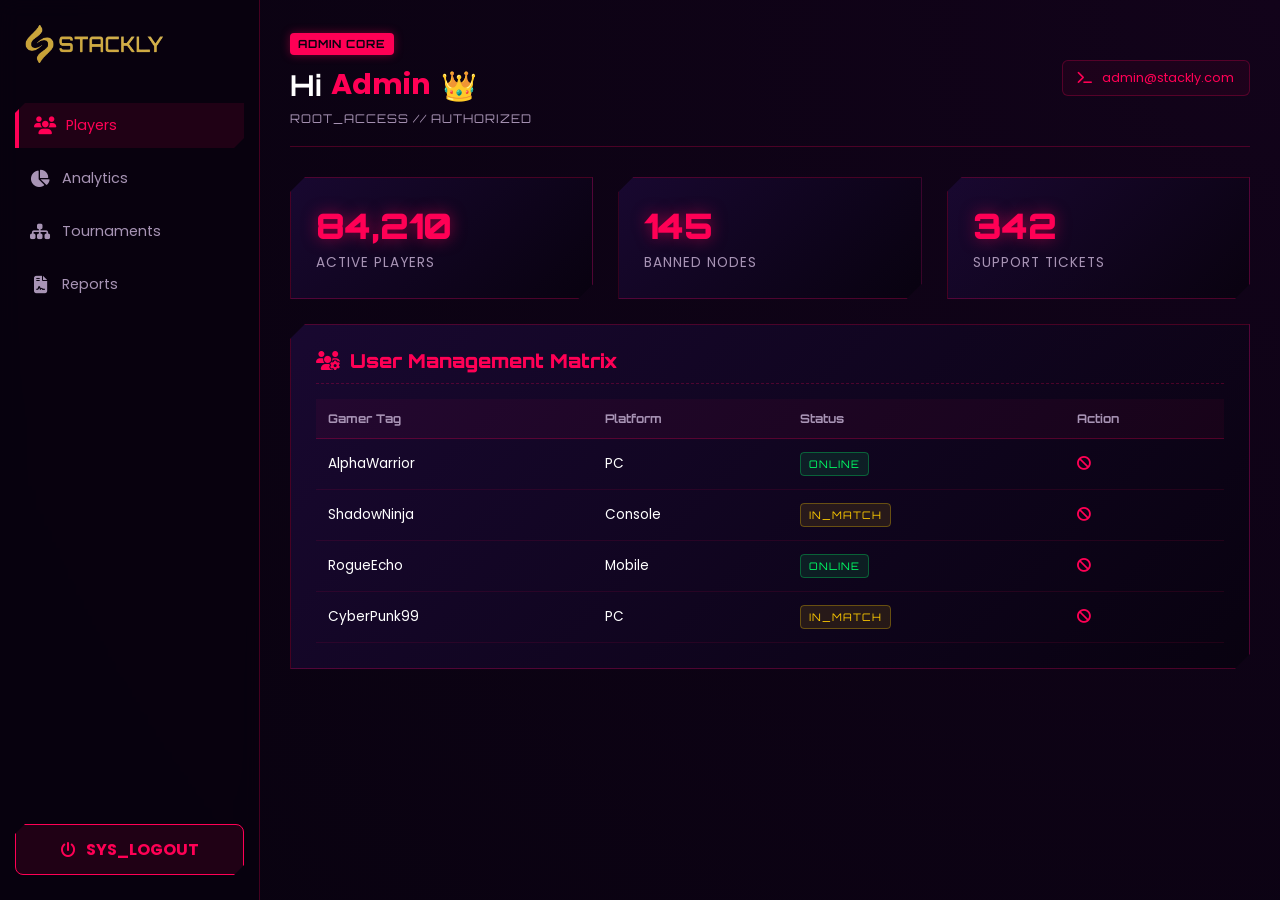
<file: dashboard2.html>
<!DOCTYPE html>
<html lang="en">

<head>
    <meta charset="UTF-8">
    <meta name="viewport" content="width=device-width, initial-scale=1.0">
    <link rel="icon" type="image/png" href="./asset/logo_Favicon.webp">
    <title>Admin Core | Stackly</title>
    <link rel="stylesheet" href="./style.css">
    <link
        href="https://fonts.googleapis.com/css2?family=Orbitron:wght@500;700;900&family=Poppins:wght@300;400;500&display=swap"
        rel="stylesheet">
    <link rel="stylesheet" href="https://cdnjs.cloudflare.com/ajax/libs/font-awesome/6.5.1/css/all.min.css">
    <style>
        :root {
            --bg-cyber: #08020f;
            --neon-red: #ff0055;
            --cyber-purple: #1a0933;
            --border: rgba(255, 0, 85, 0.25);
            --text-white: #fff;
            --text-gray: #a894b5;
            --chart-c1: #ff0055;
            --chart-c2: #ffcc00;
            --chart-c3: #00ff66;
        }

        * {
            margin: 0;
            padding: 0;
            box-sizing: border-box;
            font-family: 'Poppins', sans-serif;
            -webkit-tap-highlight-color: transparent;
        }

        body {
            background: radial-gradient(circle at top right, #12031a 0%, var(--bg-cyber) 100%);
            color: var(--text-white);
            display: flex;
            min-height: 100vh;
            overflow-x: hidden;
        }

        .sidebar {
            width: 260px;
            background: rgba(8, 2, 15, 0.9);
            border-right: 1px solid var(--border);
            display: flex;
            flex-direction: column;
            padding: 25px 15px;
            position: fixed;
            height: 100vh;
            transition: 0.3s;
            z-index: 100;
            left: 0;
            backdrop-filter: blur(10px);
        }

        .logo {
            font-family: 'Orbitron';
            font-size: 1.5rem;
            color: var(--text-white);
            margin-bottom: 40px;
            padding: 0 10px;
            display: flex;
            align-items: center;
            gap: 10px;
            text-shadow: 0 0 10px rgba(255, 0, 85, 0.4);
        }

        .nav-menu {
            list-style: none;
            display: flex;
            flex-direction: column;
            gap: 8px;
            flex: 1;
        }

        .nav-item {
            padding: 12px 15px;
            cursor: pointer;
            color: var(--text-gray);
            display: flex;
            align-items: center;
            gap: 12px;
            transition: 0.3s;
            font-size: 0.9rem;
            clip-path: polygon(10px 0, 100% 0, 100% calc(100% - 10px), calc(100% - 10px) 100%, 0 100%, 0 10px);
        }

        .nav-item i {
            font-size: 1.1rem;
            width: 20px;
            text-align: center;
            transition: 0.3s;
        }

        .nav-item:hover,
        .nav-item.active {
            background: rgba(255, 0, 85, 0.1);
            color: var(--neon-red);
            border-left: 4px solid var(--neon-red);
        }

        .nav-item:hover i {
            transform: scale(1.2);
        }

        .logout-btn {
    background: rgba(255, 0, 85, 0.1);
    border: 1px solid var(--neon-red);
    color: var(--neon-red);
    padding: 12px;
    cursor: pointer;
    display: flex;
    align-items: center;
    justify-content: center;
    gap: 10px;
    transition: all 0.3s ease;
    width: 100%;
    font-family: 'Orbitron', sans-serif;
    font-weight: 700;
    clip-path: polygon(10px 0, 100% 0, 100% calc(100% - 10px), calc(100% - 10px) 100%, 0 100%, 0 10px);
}

.logout-btn:hover {
    background: var(--neon-red);
    color: #fff;
    box-shadow: 0 0 15px rgba(255, 0, 85, 0.4);
    transform: translateY(-2px);
}

.logout-btn:not(:disabled):active {
    transform: scale(0.98);
    box-shadow: 0 0 8px rgba(255, 0, 85, 0.3);
}

.logout-btn:disabled {
    opacity: 0.5;
    cursor: not-allowed;
    pointer-events: none;
    filter: grayscale(100%);
    box-shadow: none;
    transform: none;
}

        .main-content {
            flex: 1;
            margin-left: 260px;
            padding: 30px;
            display: flex;
            flex-direction: column;
            width: calc(100% - 260px);
            transition: 0.3s;
        }

        .top-bar {
            display: flex;
            justify-content: space-between;
            align-items: center;
            margin-bottom: 30px;
            border-bottom: 1px solid var(--border);
            padding-bottom: 20px;
        }

        .dashboard-badge {
            font-size: 0.7rem;
            color: var(--bg-cyber);
            background: var(--neon-red);
            padding: 4px 8px;
            border-radius: 4px;
            letter-spacing: 1px;
            font-family: 'Orbitron', sans-serif;
            font-weight: 700;
            display: inline-block;
            margin-bottom: 8px;
            box-shadow: 0 0 10px rgba(255, 0, 85, 0.4);
        }

        .welcome-text h2 {
            font-family: 'Orbitron';
            font-size: 1.8rem;
            display: flex;
            align-items: center;
            gap: 10px;
            margin: 0;
        }

        .welcome-text h2 span {
            color: var(--neon-red);
        }

        .welcome-text p {
            color: var(--text-gray);
            font-family: 'Orbitron';
            font-size: 0.75rem;
            letter-spacing: 1px;
            margin-top: 5px;
        }

        .tools {
            display: flex;
            align-items: center;
            gap: 15px;
        }

        .profile {
            display: flex;
            align-items: center;
            gap: 10px;
            background: rgba(255, 0, 85, 0.05);
            padding: 8px 15px;
            border: 1px solid var(--border);
            font-family: 'Orbitron';
            font-size: 0.8rem;
            color: var(--neon-red);
            border-radius: 6px;
        }

        .mobile-toggle {
            display: none;
            font-size: 1.5rem;
            color: var(--neon-red);
            cursor: pointer;
        }

        .tab-content {
            display: none;
            animation: glitchIn 0.4s ease;
        }

        .tab-content.active {
            display: flex;
            flex-direction: column;
            gap: 25px;
        }

        @keyframes glitchIn {
            0% {
                opacity: 0;
                transform: translateX(-20px);
            }

            100% {
                opacity: 1;
                transform: translateX(0);
            }
        }

        .cyber-card {
            background: linear-gradient(135deg, rgba(26, 9, 51, 0.9), rgba(8, 2, 15, 0.9));
            border: 1px solid var(--border);
            padding: 25px;
            transition: 0.3s;
            clip-path: polygon(15px 0, 100% 0, 100% calc(100% - 15px), calc(100% - 15px) 100%, 0 100%, 0 15px);
            position: relative;
            display: flex;
            flex-direction: column;
        }

        .cyber-card:hover {
            border-color: var(--neon-red);
            box-shadow: 0 0 20px rgba(255, 0, 85, 0.15);
            transform: translateY(-3px);
        }

        .section-title {
            font-family: 'Orbitron';
            color: var(--neon-red);
            margin-bottom: 15px;
            font-size: 1.2rem;
            border-bottom: 1px dashed var(--border);
            padding-bottom: 10px;
            display: flex;
            align-items: center;
            gap: 10px;
        }

        .grid-3 {
            display: grid;
            grid-template-columns: repeat(auto-fit, minmax(240px, 1fr));
            gap: 25px;
        }

        .grid-2 {
            display: grid;
            grid-template-columns: 2fr 1fr;
            gap: 25px;
        }

        .grid-half {
            display: grid;
            grid-template-columns: 1fr 1fr;
            gap: 25px;
        }

        .stat-card {
            display: flex;
            flex-direction: column;
            gap: 5px;
            justify-content: center;
        }

        .stat-card h3 {
            font-family: 'Orbitron';
            font-size: 2.2rem;
            color: var(--neon-red);
            text-shadow: 0 0 15px rgba(255, 0, 85, 0.5);
            margin: 0;
        }

        .stat-card p {
            color: var(--text-gray);
            font-size: 0.85rem;
            text-transform: uppercase;
            letter-spacing: 1px;
            margin: 0;
        }

        .chart-container {
            height: 180px;
            display: flex;
            align-items: flex-end;
            gap: 12px;
            padding-top: 20px;
            border-bottom: 1px solid var(--border);
            border-left: 1px solid var(--border);
            padding-left: 10px;
        }

        .bar {
            flex: 1;
            background: linear-gradient(to top, rgba(255, 0, 85, 0.2), var(--neon-red));
            clip-path: polygon(0 0, 100% 0, 100% 100%, 0 100%);
            transition: 0.5s;
            cursor: pointer;
            position: relative;
        }

        .bar:hover {
            filter: brightness(1.3);
        }

        .bar::after {
            content: attr(data-val);
            position: absolute;
            top: -25px;
            left: 50%;
            transform: translateX(-50%);
            font-size: 0.75rem;
            opacity: 0;
            transition: 0.3s;
            font-family: 'Orbitron';
            color: var(--text-white);
        }

        .bar:hover::after {
            opacity: 1;
            top: -20px;
        }

        .pie-chart-wrapper {
            display: flex;
            align-items: center;
            justify-content: space-around;
            flex-wrap: wrap;
            gap: 20px;
            padding: 10px 0;
        }

        .pie-chart {
            width: 140px;
            height: 140px;
            border-radius: 50%;
            background: conic-gradient(var(--chart-c1) 0% 55%, var(--chart-c2) 55% 85%, var(--chart-c3) 85% 100%);
            position: relative;
            box-shadow: 0 0 20px rgba(255, 0, 85, 0.3);
            display: flex;
            align-items: center;
            justify-content: center;
        }

        .logo {
            display: flex;
            align-items: center;
        }

        .logo-link {
            display: inline-block;
            text-decoration: none;
            transition: transform 0.3s ease;
        }

        .brand-logo-img {
            height: 38px;
            width: auto;
            display: block;
            object-fit: contain;
            transition: filter 0.3s ease;
        }

        .logo-link:hover {
            transform: scale(1.02);
        }

        .logo-link:hover .brand-logo-img {
            filter: drop-shadow(0 0 8px rgba(212, 175, 55, 0.6));
        }

        @media (max-width: 768px) {
            .brand-logo-img {
                height: 30px;
            }
        }

        .pie-chart::after {
            content: '';
            width: 90px;
            height: 90px;
            background: #0c0416;
            border-radius: 50%;
            position: absolute;
        }

        .pie-chart i {
            position: relative;
            z-index: 2;
            font-size: 1.5rem;
            color: var(--text-white);
        }

        .pie-legend {
            display: flex;
            flex-direction: column;
            gap: 12px;
        }

        .legend-item {
            display: flex;
            align-items: center;
            gap: 10px;
            font-size: 0.85rem;
            color: var(--text-gray);
        }

        .legend-color {
            width: 14px;
            height: 14px;
            border-radius: 3px;
        }

        .table-wrapper {
            overflow-x: auto;
            width: 100%;
        }

        table {
            width: 100%;
            border-collapse: collapse;
            font-size: 0.85rem;
            min-width: 500px;
        }

        th {
            text-align: left;
            padding: 12px;
            font-family: 'Orbitron';
            color: var(--text-gray);
            border-bottom: 1px solid var(--border);
            font-size: 0.75rem;
            background: rgba(255, 0, 85, 0.05);
        }

        td {
            padding: 15px 12px;
            border-bottom: 1px solid rgba(255, 0, 85, 0.1);
        }

        .status {
            padding: 4px 8px;
            font-size: 0.65rem;
            font-family: 'Orbitron';
            border-radius: 4px;
            letter-spacing: 1px;
        }

        .status.online {
            background: rgba(0, 255, 102, 0.1);
            color: #00ff66;
            border: 1px solid rgba(0, 255, 102, 0.3);
        }

        .status.match {
            background: rgba(255, 204, 0, 0.1);
            color: #ffcc00;
            border: 1px solid rgba(255, 204, 0, 0.3);
        }

        @media (max-width: 992px) {
            .sidebar {
                left: -260px;
            }

            .sidebar.active {
                left: 0;
            }

            .main-content {
                margin-left: 0;
                width: 100%;
                padding: 20px;
            }

            .grid-2,
            .grid-half {
                grid-template-columns: 1fr;
            }

            .mobile-toggle {
                display: block;
            }
        }

        @media (max-width: 576px) {
            .top-bar {
                flex-direction: column;
                align-items: flex-start;
                gap: 15px;
            }

            .tools {
                width: 100%;
                justify-content: flex-end;
            }
        }
    </style>
</head>

<body>

    <aside class="sidebar" id="sidebar">
        <div class="logo">
            <a href="dashboard2.html" class="logo-link">
                <img src="./asset/yellow_logo.webp" alt="STACKLY Logo" class="brand-logo-img">
            </a>
        </div>
        <ul class="nav-menu">
            <li class="nav-item active" onclick="switchTab('players', this)"><i class="fa-solid fa-users"></i>
                <span>Players</span>
            </li>
            <li class="nav-item" onclick="switchTab('analytics', this)"><i class="fa-solid fa-chart-pie"></i>
                <span>Analytics</span>
            </li>
            <li class="nav-item" onclick="switchTab('tournaments', this)"><i class="fa-solid fa-sitemap"></i>
                <span>Tournaments</span>
            </li>
            <li class="nav-item" onclick="switchTab('reports', this)"><i class="fa-solid fa-file-contract"></i>
                <span>Reports</span>
            </li>
        </ul>
        <button class="logout-btn" onclick="window.location.href='login.html'"><i class="fa-solid fa-power-off"></i>
            <span>SYS_LOGOUT</span></button>
    </aside>

    <main class="main-content">
        <div class="top-bar">
            <div style="display: flex; align-items: flex-start; gap: 15px;">
                <i class="fa-solid fa-bars mobile-toggle" style="margin-top: 5px;" onclick="toggleSidebar()"></i>
                <div class="welcome-text">
                    <span class="dashboard-badge">ADMIN CORE</span>
                    <h2>Hi <span id="displayAdminName">Admin</span> 👑</h2>
                    <p>ROOT_ACCESS // AUTHORIZED</p>
                </div>
            </div>
            <div class="tools">
                <div class="profile">
                    <i class="fa-solid fa-terminal"></i>
                    <span id="displayAdminEmail">admin@stackly.com</span>
                </div>
            </div>
        </div>

        <div id="players" class="tab-content active">

            <div class="grid-3">
                <div class="cyber-card stat-card">
                    <h3 class="counter" data-target="84210">0</h3>
                    <p>Active Players</p>
                </div>
                <div class="cyber-card stat-card">
                    <h3 class="counter" data-target="145">0</h3>
                    <p>Banned Nodes</p>
                </div>
                <div class="cyber-card stat-card">
                    <h3 class="counter" data-target="342">0</h3>
                    <p>Support Tickets</p>
                </div>
            </div>

            <div class="cyber-card">
                <h3 class="section-title"><i class="fa-solid fa-users-gear"></i> User Management Matrix</h3>
                <div class="table-wrapper">
                    <table>
                        <tr>
                            <th>Gamer Tag</th>
                            <th>Platform</th>
                            <th>Status</th>
                            <th>Action</th>
                        </tr>
                        <tr>
                            <td>AlphaWarrior</td>
                            <td>PC</td>
                            <td><span class="status online">ONLINE</span></td>
                            <td><i class="fa-solid fa-ban" style="color:var(--neon-red); cursor:pointer;"></i></td>
                        </tr>
                        <tr>
                            <td>ShadowNinja</td>
                            <td>Console</td>
                            <td><span class="status match">IN_MATCH</span></td>
                            <td><i class="fa-solid fa-ban" style="color:var(--neon-red); cursor:pointer;"></i></td>
                        </tr>
                        <tr>
                            <td>RogueEcho</td>
                            <td>Mobile</td>
                            <td><span class="status online">ONLINE</span></td>
                            <td><i class="fa-solid fa-ban" style="color:var(--neon-red); cursor:pointer;"></i></td>
                        </tr>
                        <tr>
                            <td>CyberPunk99</td>
                            <td>PC</td>
                            <td><span class="status match">IN_MATCH</span></td>
                            <td><i class="fa-solid fa-ban" style="color:var(--neon-red); cursor:pointer;"></i></td>
                        </tr>
                    </table>
                </div>
            </div>
        </div>

        <div id="analytics" class="tab-content">

            <div class="grid-2">
                <div class="cyber-card">
                    <h3 class="section-title"><i class="fa-solid fa-chart-area"></i> Weekly Traffic Flow</h3>
                    <div class="chart-container">
                        <div class="bar" style="height: 30%;" data-val="12k"></div>
                        <div class="bar" style="height: 50%;" data-val="25k"></div>
                        <div class="bar" style="height: 80%;" data-val="40k"></div>
                        <div class="bar" style="height: 40%;" data-val="18k"></div>
                        <div class="bar" style="height: 100%;" data-val="55k"></div>
                        <div class="bar" style="height: 60%;" data-val="32k"></div>
                        <div class="bar" style="height: 85%;" data-val="45k"></div>
                    </div>
                </div>

                <div class="cyber-card">
                    <h3 class="section-title"><i class="fa-solid fa-gamepad"></i> Platform Usage</h3>
                    <div class="pie-chart-wrapper">
                        <div class="pie-chart">
                            <i class="fa-solid fa-desktop"></i>
                        </div>
                        <div class="pie-legend">
                            <div class="legend-item">
                                <div class="legend-color" style="background: var(--chart-c1);"></div> PC Gaming (55%)
                            </div>
                            <div class="legend-item">
                                <div class="legend-color" style="background: var(--chart-c2);"></div> Consoles (30%)
                            </div>
                            <div class="legend-item">
                                <div class="legend-color" style="background: var(--chart-c3);"></div> Mobile (15%)
                            </div>
                        </div>
                    </div>
                </div>
            </div>

            <div class="grid-half">
                <div class="cyber-card">
                    <h3 class="section-title"><i class="fa-solid fa-server"></i> Server Node Ping</h3>
                    <div
                        style="display:flex; justify-content:space-between; padding:10px 0; font-size:0.85rem; border-bottom: 1px solid rgba(255,255,255,0.05);">
                        <span>US-East Cluster</span><span style="color:#00ff66; font-family:'Orbitron';">12ms</span>
                    </div>
                    <div
                        style="display:flex; justify-content:space-between; padding:10px 0; font-size:0.85rem; border-bottom: 1px solid rgba(255,255,255,0.05);">
                        <span>EU-West Cluster</span><span style="color:#00ff66; font-family:'Orbitron';">24ms</span>
                    </div>
                    <div style="display:flex; justify-content:space-between; padding:10px 0; font-size:0.85rem;">
                        <span>AS-South Cluster</span><span style="color:#ffcc00; font-family:'Orbitron';">85ms</span>
                    </div>
                </div>

                <div class="cyber-card" style="justify-content: center; align-items: center; text-align: center;">
                    <i class="fa-solid fa-shield-check fa-4x" style="color: #00ff66; margin-bottom: 15px;"></i>
                    <h3 style="font-family: 'Orbitron'; font-size: 1.2rem;">System Optimal</h3>
                    <p style="color: var(--text-gray); font-size: 0.85rem; margin-top: 5px;">No active DDoS threats
                        detected.</p>
                </div>
            </div>
        </div>

        <div id="tournaments" class="tab-content">
            <div class="cyber-card" style="background: linear-gradient(45deg, rgba(255,0,85,0.1), rgba(26,9,51,0.8));">
                <h3 class="section-title" style="border:none; margin:0;">Nexus Cyber Cup Final</h3>
                <div
                    style="display:flex; justify-content:space-between; align-items:center; flex-wrap:wrap; gap:10px; margin-top: 10px;">
                    <p style="color: var(--text-gray); font-size: 0.9rem;">Prize Pool: <span
                            style="color:var(--neon-red); font-size:1.2rem; font-family:'Orbitron';">$50,000</span></p>
                    <span
                        style="background: var(--neon-red); padding: 5px 15px; border-radius: 4px; font-family: 'Orbitron'; font-size: 0.8rem; font-weight:700;">LIVE
                        NOW</span>
                </div>
            </div>

            <div class="grid-half">
                <div class="cyber-card">
                    <h3 class="section-title"><i class="fa-solid fa-calendar-days"></i> Match Schedule</h3>
                    <div
                        style="display:flex; justify-content:space-between; padding:12px 0; border-bottom:1px solid rgba(255,255,255,0.05); font-size:0.85rem;">
                        <span>Alpha vs Omega</span><span style="color:var(--neon-red); font-family:'Orbitron';">18:00
                            EST</span>
                    </div>
                    <div
                        style="display:flex; justify-content:space-between; padding:12px 0; border-bottom:1px solid rgba(255,255,255,0.05); font-size:0.85rem;">
                        <span>Titans vs Rogue</span><span style="color:var(--neon-red); font-family:'Orbitron';">19:30
                            EST</span>
                    </div>
                    <div style="display:flex; justify-content:space-between; padding:12px 0; font-size:0.85rem;">
                        <span>Delta Force vs Echo</span><span
                            style="color:var(--neon-red); font-family:'Orbitron';">21:00 EST</span>
                    </div>
                </div>

                <div class="cyber-card"
                    style="background: linear-gradient(rgba(0,0,0,0.6), rgba(0,0,0,0.9)), url('./asset/f4.webp') center/cover;">
                    <h3 class="section-title" style="border:none;">Global Skirmish v2</h3>
                    <p style="font-size:0.85rem; color:var(--text-gray); margin-bottom: 20px;">Registrations are closing
                        soon for the next global event.</p>
                    <button
                        style="background:rgba(255,0,85,0.2); border:1px solid var(--neon-red); color:var(--neon-red); padding:10px; font-family:'Orbitron'; font-weight:700; cursor:pointer; width:100%; border-radius:4px;"
                        onclick="window.location.href='404page.html'">MANAGE
                        BRACKETS</button>
                </div>
            </div>
        </div>

        <div id="reports" class="tab-content">
            <div class="grid-3">
                <div class="cyber-card stat-card" style="align-items:center; text-align:center;"><i
                        class="fa-solid fa-file-invoice-dollar" style="font-size:2.5rem; color:var(--neon-red);"></i>
                    <h4 style="margin-top:15px; font-family:'Orbitron'; font-size:1.1rem;">Financial Logs</h4>
                    <p>Q3 Revenue Export</p>
                </div>
                <div class="cyber-card stat-card" style="align-items:center; text-align:center;"><i
                        class="fa-solid fa-users-rectangle" style="font-size:2.5rem; color:var(--neon-red);"></i>
                    <h4 style="margin-top:15px; font-family:'Orbitron'; font-size:1.1rem;">Player Retention</h4>
                    <p>Monthly Churn Rate</p>
                </div>
                <div class="cyber-card stat-card" style="align-items:center; text-align:center;"><i
                        class="fa-solid fa-bug" style="font-size:2.5rem; color:var(--neon-red);"></i>
                    <h4 style="margin-top:15px; font-family:'Orbitron'; font-size:1.1rem;">Crash Reports</h4>
                    <p>Client side errors</p>
                </div>
            </div>
            <div class="cyber-card" style="text-align:center; padding: 40px 20px;">
                <h3 class="section-title" style="border:none; justify-content:center;">Generate Custom Analytics Report
                </h3>
                <button
                    style="background:var(--neon-red); border:none; color:#fff; padding:15px 30px; font-family:'Orbitron'; font-weight:700; cursor:pointer; clip-path: polygon(15px 0, 100% 0, 100% calc(100% - 15px), calc(100% - 15px) 100%, 0 100%, 0 15px); margin-top: 10px; font-size: 1rem;"
                    onclick="window.location.href='404page.html'"><i class="fa-solid fa-download"></i> DOWNLOAD
                    .CSV</button>
            </div>
        </div>
    </main>

    <script>
        document.addEventListener("DOMContentLoaded", () => {
            const urlParams = new URLSearchParams(window.location.search);
            const userEmail = urlParams.get('email');

            if (userEmail) {
                document.getElementById('displayAdminEmail').innerText = userEmail;
                let namePart = userEmail.split('@')[0];
                namePart = namePart.charAt(0).toUpperCase() + namePart.slice(1);
                document.getElementById('displayAdminName').innerText = namePart;
            }

            runCounters();
        });

        function toggleSidebar() { document.getElementById('sidebar').classList.toggle('active'); }

        function switchTab(tabId, element) {
            document.querySelectorAll('.tab-content').forEach(t => t.classList.remove('active'));
            document.querySelectorAll('.nav-item').forEach(n => n.classList.remove('active'));
            document.getElementById(tabId).classList.add('active');
            element.classList.add('active');

            if (window.innerWidth <= 992) { document.getElementById('sidebar').classList.remove('active'); }
            if (tabId === 'players' || tabId === 'analytics') runCounters(); 
        }

        function runCounters() {
            document.querySelectorAll('.counter').forEach(counter => {
                counter.innerText = '0';
                const target = +counter.getAttribute('data-target');
                const start = performance.now();
                function update(time) {
                    const prog = Math.min((time - start) / 1000, 1);
                    let val = Math.floor((1 - Math.pow(1 - prog, 4)) * target);
                    counter.innerText = val.toLocaleString();
                    if (prog < 1) requestAnimationFrame(update);
                }
                requestAnimationFrame(update);
            });
        }
    </script>
</body>

</html>
</file>
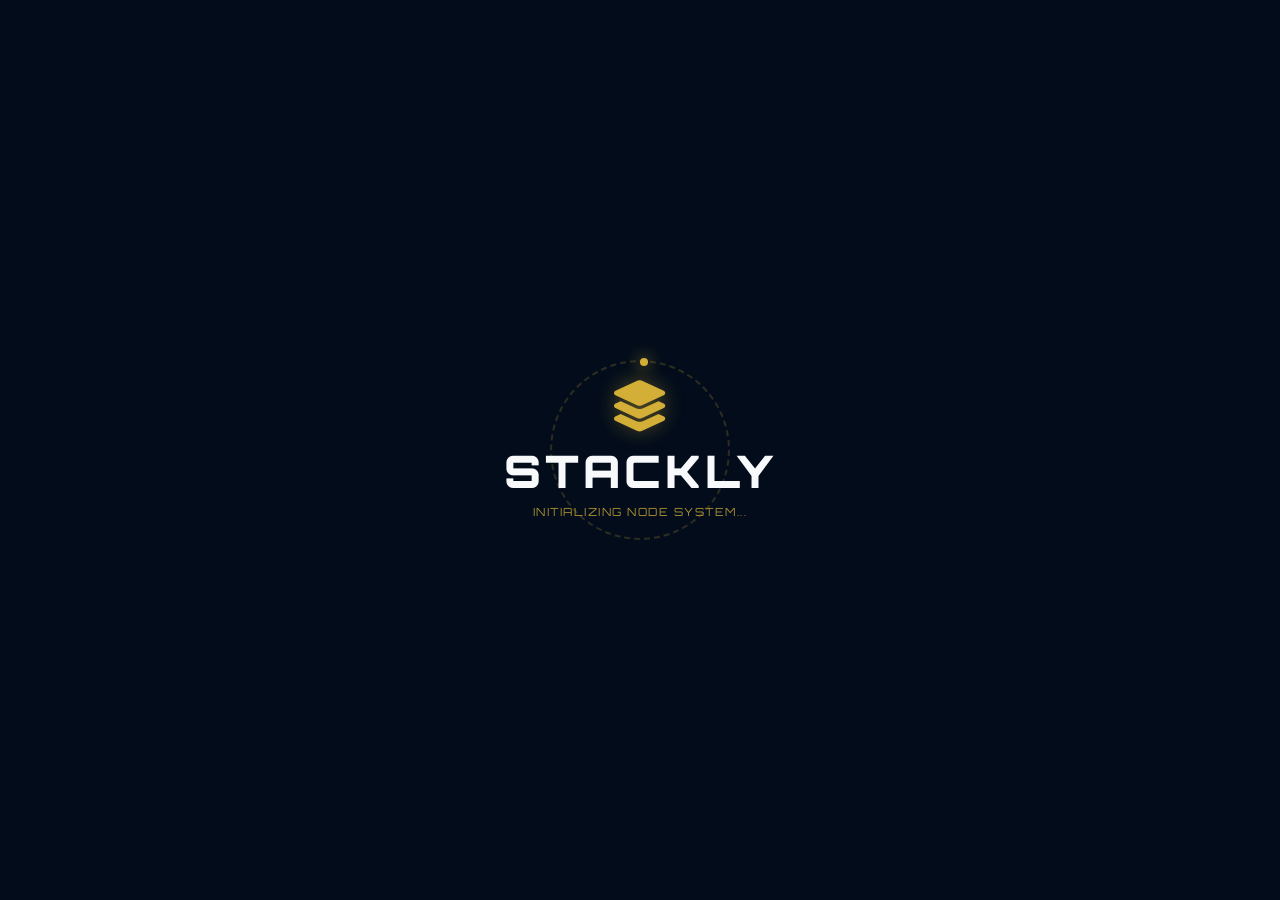
<file: login.html>
<!DOCTYPE html>
<html lang="en">

<head>
    <meta charset="UTF-8">
    <meta name="viewport" content="width=device-width, initial-scale=1.0, maximum-scale=1.0, user-scalable=no">
    <link rel="icon" type="image/png" href="./asset/logo_Favicon.webp">
    <title>Stackly Gaming | Login</title>
    <link rel="stylesheet" href="common.css">
    <link
        href="https://fonts.googleapis.com/css2?family=Orbitron:wght@500;700;900&family=Poppins:wght@300;400;500;600&display=swap"
        rel="stylesheet">
    <link rel="stylesheet" href="https://cdnjs.cloudflare.com/ajax/libs/font-awesome/6.5.1/css/all.min.css">
    <style>
        :root {
            --bg-dark: #050810;
            --card-bg: rgba(13, 21, 39, 0.45);
            --gold: #d4af37;
            --gold-hover: #f3cd44;
            --neon-blue: #00f2fe;
            --text-white: #f8f9fa;
            --text-gray: #8fa0c4;
            --error-red: #ff3366;
            --primary-glow: rgba(0, 242, 254, 0.35);
        }

        * {
            margin: 0;
            padding: 0;
            box-sizing: border-box;
            font-family: 'Poppins', sans-serif;
        }

        body {
            background: radial-gradient(circle at center, #0a1122 0%, var(--bg-dark) 100%);
            color: var(--text-white);
            min-height: 100vh;
            display: flex;
            align-items: center;
            justify-content: center;
            overflow-x: hidden;
        }

        .auth-wrapper {
            width: 100%;
            padding: 40px 20px;
            display: flex;
            flex-direction: column;
            align-items: center;
            justify-content: center;
        }

        .content-box {
            width: 100%;
            max-width: 1050px;
            display: flex;
            flex-direction: column;
        }


        .back-to-home {
            align-self: flex-start;
            margin-bottom: 15px;
            color: var(--text-gray);
            text-decoration: none;
            font-family: 'Orbitron', sans-serif;
            font-size: 0.85rem;
            font-weight: 700;
            display: flex;
            align-items: center;
            gap: 8px;
            transition: all 0.3s ease;
            text-transform: uppercase;
            letter-spacing: 1px;
        }

        .back-to-home:hover {
            color: var(--gold);
            transform: translateX(-5px);
        }

        .glass-container {
            width: 100%;
            min-height: 650px;
            background: var(--card-bg);
            border: 1px solid rgba(214, 175, 55, 0.15);
            border-radius: 20px;
            backdrop-filter: blur(20px);
            display: grid;
            grid-template-columns: 1.15fr 0.85fr;
            box-shadow: 0 25px 50px -12px rgba(0, 0, 0, 0.6);
        }

        .form-side {
            padding: 40px 50px;
            display: flex;
            flex-direction: column;
            justify-content: center;
        }

        .logo {
            font-family: 'Orbitron', sans-serif;
            font-size: 1.7rem;
            font-weight: 900;
            color: var(--gold);
            margin-bottom: 25px;
            display: flex;
            align-items: center;
            gap: 10px;
        }

        .form-section {
            display: none;
            opacity: 0;
        }

        .form-section.active {
            display: block;
            opacity: 1;
            animation: slideUp 0.4s ease forwards;
        }

        @keyframes slideUp {
            from {
                transform: translateY(15px);
                opacity: 0;
            }

            to {
                transform: translateY(0);
                opacity: 1;
            }
        }

        h2 {
            font-family: 'Orbitron', sans-serif;
            font-size: 2rem;
            font-weight: 900;
            margin-bottom: 5px;
        }

        .subtitle {
            color: var(--text-gray);
            font-size: 0.85rem;
            margin-bottom: 20px;
        }


        .role-selector {
            display: flex;
            gap: 10px;
            margin-bottom: 25px;
            background: rgba(3, 6, 10, 0.6);
            padding: 6px;
            border-radius: 10px;
            border: 1px solid rgba(214, 175, 55, 0.2);
        }

        .role-option {
            flex: 1;
            text-align: center;
            padding: 10px;
            font-size: 0.85rem;
            font-weight: 600;
            color: var(--text-gray);
            cursor: pointer;
            border-radius: 8px;
            transition: all 0.3s ease;
            font-family: 'Orbitron', sans-serif;
            letter-spacing: 0.5px;
            border: 1px solid transparent;
        }

        .role-option.active {
            background: rgba(214, 175, 55, 0.15);
            color: var(--gold);
            border-color: var(--gold);
            box-shadow: inset 0 0 10px rgba(214, 175, 55, 0.1);
        }

        .role-option i {
            margin-right: 6px;
        }

        .input-group {
            margin-bottom: 5px;
            display: flex;
            flex-direction: column;
            gap: 4px;
            position: relative;
        }

        .input-group label {
            font-size: 0.75rem;
            font-weight: 600;
            text-transform: uppercase;
            color: var(--text-gray);
        }

        .input-field-wrapper {
            position: relative;
            width: 100%;
        }

        .icon-left {
            position: absolute;
            left: 16px;
            top: 50%;
            transform: translateY(-50%);
            color: var(--gold);
            opacity: 0.8;
        }

        .icon-right {
            position: absolute;
            right: 16px;
            top: 50%;
            transform: translateY(-50%);
            color: var(--text-gray);
            cursor: pointer;
            transition: 0.3s;
        }

        .icon-right:hover {
            color: var(--text-white);
        }

        input {
            width: 100%;
            padding: 12px 45px;
            background: rgba(3, 6, 10, 0.6);
            border: 1px solid rgba(214, 175, 55, 0.2);
            color: var(--text-white);
            border-radius: 8px;
            outline: none;
            font-size: 0.9rem;
            transition: 0.3s;
        }

        input:focus {
            border-color: var(--gold);
            background: rgba(3, 6, 10, 0.85);
            box-shadow: 0 0 10px rgba(214, 175, 55, 0.15);
        }

        .error-msg {
            color: var(--error-red);
            font-size: 0.75rem;
            font-weight: 500;
            min-height: 18px;
            margin-bottom: 10px;
        }

        .form-actions {
            display: flex;
            justify-content: space-between;
            align-items: center;
            font-size: 0.85rem;
            margin-bottom: 25px;
            margin-top: 5px;
        }

        .remember-me {
            display: flex;
            align-items: center;
            gap: 8px;
            color: var(--text-gray);
            cursor: pointer;
        }

        .forgot-pass {
            color: var(--gold);
            text-decoration: none;
            transition: 0.3s;
        }

        .forgot-pass:hover {
            color: var(--gold-hover);
            text-decoration: underline;
        }

        .btn-primary {
            width: 100%;
            padding: 14px;
            background: linear-gradient(90deg, #b38f1b, var(--gold));
            color: #03060a;
            border: none;
            font-family: 'Orbitron', sans-serif;
            font-weight: 900;
            border-radius: 8px;
            cursor: pointer;
            transition: 0.3s;
        }

        .btn-primary:hover {
            transform: translateY(-2px);
            box-shadow: 0 8px 20px rgba(214, 175, 55, 0.3);
        }

        .social-divider {
            text-align: center;
            margin: 25px 0 15px;
            position: relative;
        }

        .social-divider::before {
            content: '';
            position: absolute;
            left: 0;
            top: 50%;
            width: 100%;
            height: 1px;
            background: rgba(143, 160, 196, 0.15);
            z-index: 1;
        }

        .social-divider span {
            background: #090e19;
            padding: 0 12px;
            font-size: 0.7rem;
            color: var(--text-gray);
            position: relative;
            z-index: 2;
        }

        .social-icons {
            display: flex;
            justify-content: center;
            gap: 15px;
            margin-bottom: 20px;
        }

        .social-icons a {
            width: 40px;
            height: 40px;
            border: 1px solid rgba(143, 160, 196, 0.15);
            background: rgba(3, 6, 10, 0.4);
            border-radius: 50%;
            display: flex;
            align-items: center;
            justify-content: center;
            color: var(--text-white);
            transition: 0.3s;
            text-decoration: none;
        }

        .social-icons a:hover {
            border-color: var(--gold);
            color: #050810;
            transform: translateY(-3px);
            background-color: var(--gold);
        }

        .switch-text {
            text-align: center;
            font-size: 0.85rem;
            color: var(--text-gray);
        }

        .switch-text span {
            color: var(--gold);
            font-weight: 600;
            cursor: pointer;
        }

        .switch-text span:hover {
            text-decoration: underline;
        }

        .graphic-side {
            background: rgba(4, 8, 16, 0.6);
            border-left: 1px solid rgba(214, 175, 55, 0.1);
            position: relative;
            display: flex;
            flex-direction: column;
            align-items: center;
            justify-content: center;
            padding: 40px;
            overflow: hidden;
        }

        .rgb-glow {
            position: absolute;
            width: 300px;
            height: 300px;
            background: var(--primary-glow);
            filter: blur(120px);
            border-radius: 50%;
            animation: pulse 4s infinite alternate;
        }

        .floating-character {
            font-size: 7rem;
            color: var(--text-white);
            text-shadow: 0 0 40px var(--primary-glow);
            animation: float 4s infinite alternate;
            z-index: 2;
            margin-bottom: 30px;
            position: relative;
        }

        .glass-card-info {
            background: rgba(13, 21, 39, 0.5);
            border: 1px solid rgba(214, 175, 55, 0.2);
            padding: 20px;
            border-radius: 14px;
            backdrop-filter: blur(12px);
            text-align: center;
            width: 85%;
            z-index: 3;
        }

        .badge {
            font-family: 'Orbitron';
            font-size: 0.7rem;
            color: #00ff66;
            background: rgba(0, 255, 102, 0.1);
            padding: 4px 8px;
            border-radius: 4px;
            display: inline-block;
            margin-bottom: 10px;
        }

        .glass-card-info h3 {
            font-family: 'Orbitron';
            color: var(--neon-blue);
            font-size: 1.1rem;
            margin-bottom: 5px;
        }

        .glass-card-info p {
            color: var(--text-gray);
            font-size: 0.8rem;
            line-height: 1.5;
        }

        .logo {
            display: flex;
            align-items: center;
        }

        .logo-link {
            display: inline-block;
            text-decoration: none;
            transition: transform 0.3s ease;
        }

        .brand-logo-img {
            height: 38px;
            width: auto;
            display: block;
            object-fit: contain;
            transition: filter 0.3s ease;
        }

        .logo-link:hover {
            transform: scale(1.02);
        }

        .logo-link:hover .brand-logo-img {
            filter: drop-shadow(0 0 8px rgba(212, 175, 55, 0.6));
        }

        @media (max-width: 768px) {
            .brand-logo-img {
                height: 30px;
            }
        }

        @keyframes float {
            0% {
                transform: translateY(-10px) rotate(-3deg);
            }

            100% {
                transform: translateY(10px) rotate(3deg);
            }
        }

        @keyframes pulse {
            0% {
                transform: scale(0.8);
                opacity: 0.3;
            }

            100% {
                transform: scale(1.1);
                opacity: 0.6;
            }
        }

        @media (max-width: 992px) {
            .glass-container {
                grid-template-columns: 1fr;
            }

            .form-side {
                padding: 40px 30px;
            }

            .graphic-side {
                border-left: none;
                border-top: 1px solid rgba(214, 175, 55, 0.1);
                min-height: 350px;
                padding: 30px 20px;
            }
        }

        @media (max-width: 480px) {
            h2 {
                font-size: 1.6rem;
            }

            .form-actions {
                flex-direction: column;
                align-items: flex-start;
                gap: 10px;
            }

            .role-selector {
                flex-direction: column;
            }

            .floating-character {
                font-size: 5rem;
                margin-bottom: 20px;
            }

            .rgb-glow {
                width: 200px;
                height: 200px;
            }

            .glass-card-info {
                width: 95%;
            }
        }
    </style>
</head>

<body>
    <div id="preloader" class="preloader-overlay">
        <div class="preloader-scanner-box">
            <div class="preloader-circle-radar"></div>
            <div class="brand-text-matrix">
                <i class="fa-solid fa-layer-group preloader-neon-icon"></i>
                <h1 class="preloader-glitch-text">STACKLY</h1>
                <p class="preloader-sub">INITIALIZING NODE SYSTEM...</p>
            </div>
        </div>
    </div>
    <div id="mainApp" class="app-hidden">

    <div class="auth-wrapper">
        <div class="content-box">

            <a href="index.html" class="back-to-home">
                <i class="fa-solid fa-arrow-left-long"></i> Back to Home
            </a>

            <div class="glass-container">
                <div class="form-side">
                    <div class="logo">
                        <a href="index.html" class="logo-link">
                            <img src="./asset/yellow_logo.webp" alt="STACKLY Logo" class="brand-logo-img">
                        </a>
                    </div>

                    <div id="loginSection" class="form-section active">
                        <h2>Welcome Back 🎮</h2>
                        <p class="subtitle">Enter credentials to establish transmission.</p>

                        <div class="role-selector">
                            <div class="role-option active" id="rolePlayer" onclick="selectRole('player')">
                                <i class="fa-solid fa-gamepad"></i> Gamer
                            </div>
                            <div class="role-option" id="roleAdmin" onclick="selectRole('admin')">
                                <i class="fa-solid fa-shield-halved"></i> Administrator
                            </div>
                        </div>
                        <input type="hidden" id="selectedRole" value="player">

                        <form id="loginForm" novalidate>
                            <div class="input-group">
                                <label>Email Address</label>
                                <div class="input-field-wrapper">
                                    <i class="fa-solid fa-envelope icon-left"></i>
                                    <input type="email" id="loginEmail">
                                </div>
                                <div id="loginEmailErr" class="error-msg"></div>
                            </div>
                            <div class="input-group">
                                <label>Password</label>
                                <div class="input-field-wrapper">
                                    <i class="fa-solid fa-lock icon-left"></i>
                                    <input type="password" id="loginPass">
                                    <i class="fa-solid fa-eye icon-right" onclick="togglePass('loginPass', this)"></i>
                                </div>
                                <div id="loginPassErr" class="error-msg"></div>
                            </div>

                            <div class="form-actions">
                                <label class="remember-me">
                                    <input type="checkbox"
                                        style="position:relative; width:auto; height:auto; margin-right:8px; accent-color: var(--gold);">
                                    Remember Me
                                </label>
                                <a href="404page.html" class="forgot-pass">Forgot Password?</a>
                            </div>
                            <button type="submit" class="btn-primary">AUTHENTICATE PLAY</button>
                        </form>

                        <div class="social-divider"><span>OR CONNECT WITH</span></div>
                        <div class="social-icons">
                            <a href="404page.html"><i class="fa-brands fa-instagram"></i></a>
                            <a href="404page.html"><i class="fa-brands fa-x-twitter"></i></a>
                            <a href="404page.html"><i class="fa-brands fa-google"></i></a>
                        </div>
                        <p class="switch-text">New Combatant? <span onclick="switchForm('register')">Create
                                Account</span>
                        </p>
                    </div>

                    <div id="registerSection" class="form-section">
                        <h2>Enlist Warrior ⚔️</h2>
                        <p class="subtitle">Register records on global server nodes.</p>

                        <form id="registerForm" novalidate>
                            <div class="input-group">
                                <label>Gamer Name</label>
                                <div class="input-field-wrapper">
                                    <i class="fa-solid fa-user-ninja icon-left"></i>
                                    <input type="text" id="regName">
                                </div>
                                <div id="regNameErr" class="error-msg"></div>
                            </div>
                            <div class="input-group">
                                <label>Email Address</label>
                                <div class="input-field-wrapper">
                                    <i class="fa-solid fa-envelope icon-left"></i>
                                    <input type="email" id="regEmail">
                                </div>
                                <div id="regEmailErr" class="error-msg"></div>
                            </div>
                            <div class="input-group">
                                <label>Create Password</label>
                                <div class="input-field-wrapper">
                                    <i class="fa-solid fa-lock icon-left"></i>
                                    <input type="password" id="regPass">
                                    <i class="fa-solid fa-eye icon-right" onclick="togglePass('regPass', this)"></i>
                                </div>
                                <div id="regPassErr" class="error-msg"></div>
                            </div>
                            <div class="input-group">
                                <label>Confirm Password</label>
                                <div class="input-field-wrapper">
                                    <i class="fa-solid fa-shield-halved icon-left"></i>
                                    <input type="password" id="regConfirmPass">
                                    <i class="fa-solid fa-eye icon-right"
                                        onclick="togglePass('regConfirmPass', this)"></i>
                                </div>
                                <div id="regConfirmErr" class="error-msg"></div>
                            </div>

                            <button type="submit" class="btn-primary" style="margin-top: 10px;">PROVISION
                                ACCOUNT</button>
                        </form>
                        <p class="switch-text" style="margin-top: 20px;">Already enlisted? <span
                                onclick="switchForm('login')">Sign In</span></p>
                    </div>

                </div>

                <div class="graphic-side">
                    <div class="rgb-glow"></div>
                    <div class="floating-character"><i class="fa-solid fa-gamepad"></i></div>
                    <div class="glass-card-info">
                        <span class="badge">SERVERS: ONLINE</span>
                        <h3>STACKLY MATRIX ENGINE</h3>
                        <p>Low latency processing framework initialized for strategic tier-1 esports.</p>
                    </div>
                </div>

            </div>
        </div>
    </div>
    </div>

    <script>
        function selectRole(role) {
            document.getElementById('selectedRole').value = role;
            document.getElementById('rolePlayer').classList.remove('active');
            document.getElementById('roleAdmin').classList.remove('active');

            if (role === 'player') {
                document.getElementById('rolePlayer').classList.add('active');
            } else {
                document.getElementById('roleAdmin').classList.add('active');
            }
        }

        function switchForm(target) {
            document.getElementById('loginSection').classList.remove('active');
            document.getElementById('registerSection').classList.remove('active');
            document.querySelectorAll('.error-msg').forEach(el => el.innerHTML = "");

            setTimeout(() => {
                document.getElementById(target + 'Section').classList.add('active');
            }, 200);
        }

        function togglePass(id, icon) {
            const field = document.getElementById(id);
            if (field.type === 'password') { field.type = 'text'; icon.classList.replace('fa-eye', 'fa-eye-slash'); }
            else { field.type = 'password'; icon.classList.replace('fa-eye-slash', 'fa-eye'); }
        }

        const emailRegex = /^[^\s@]+@[^\s@]+\.[^\s@]+$/;

        document.getElementById('loginForm').addEventListener('submit', (e) => {
            e.preventDefault();
            let isValid = true;

            const email = document.getElementById('loginEmail').value.trim();
            const pass = document.getElementById('loginPass').value.trim();
            const role = document.getElementById('selectedRole').value;

            const emailErr = document.getElementById('loginEmailErr');
            const passErr = document.getElementById('loginPassErr');

            emailErr.innerHTML = ""; passErr.innerHTML = "";

            if (!email) { emailErr.innerHTML = "<i class='fa-solid fa-circle-exclamation'></i> Email is required."; isValid = false; }
            else if (!emailRegex.test(email)) { emailErr.innerHTML = "<i class='fa-solid fa-circle-exclamation'></i> Invalid email format."; isValid = false; }

            if (!pass) { passErr.innerHTML = "<i class='fa-solid fa-circle-exclamation'></i> Password is required."; isValid = false; }

            if (isValid) {
                const gamerName = email.split('@')[0];

                if (role === 'admin') {
                    window.location.href = `dashboard2.html?email=${encodeURIComponent(email)}`;
                } else {
                    window.location.href = `dashboard1.html?name=${encodeURIComponent(gamerName)}&email=${encodeURIComponent(email)}`;
                }
            }
        });

        document.getElementById('registerForm').addEventListener('submit', (e) => {
            e.preventDefault();
            let isValid = true;

            const name = document.getElementById('regName').value.trim();
            const email = document.getElementById('regEmail').value.trim();
            const pass = document.getElementById('regPass').value;
            const confirmPass = document.getElementById('regConfirmPass').value;

            const nameErr = document.getElementById('regNameErr');
            const emailErr = document.getElementById('regEmailErr');
            const passErr = document.getElementById('regPassErr');
            const confirmErr = document.getElementById('regConfirmErr');

            nameErr.innerHTML = ""; emailErr.innerHTML = ""; passErr.innerHTML = ""; confirmErr.innerHTML = "";

            if (!name) { nameErr.innerHTML = "Gamer Name is required."; isValid = false; }

            if (!email) { emailErr.innerHTML = "Email is required."; isValid = false; }
            else if (!emailRegex.test(email)) { emailErr.innerHTML = "Invalid email format."; isValid = false; }

            if (!pass) { passErr.innerHTML = "Password is required."; isValid = false; }
            else if (pass.length < 6) { passErr.innerHTML = "Must be at least 6 characters."; isValid = false; }

            if (!confirmPass) { confirmErr.innerHTML = "Confirm your password."; isValid = false; }
            else if (pass !== confirmPass) { confirmErr.innerHTML = "Passwords do not match."; isValid = false; }

            if (isValid) {
                alert(`Welcome ${name}! Your combatant profile is created. Please Login.`);
                document.getElementById('registerForm').reset();
                switchForm('login');
            }
        });
    </script>
    <script src="script.js"></script>
</body>

</html>
</file>
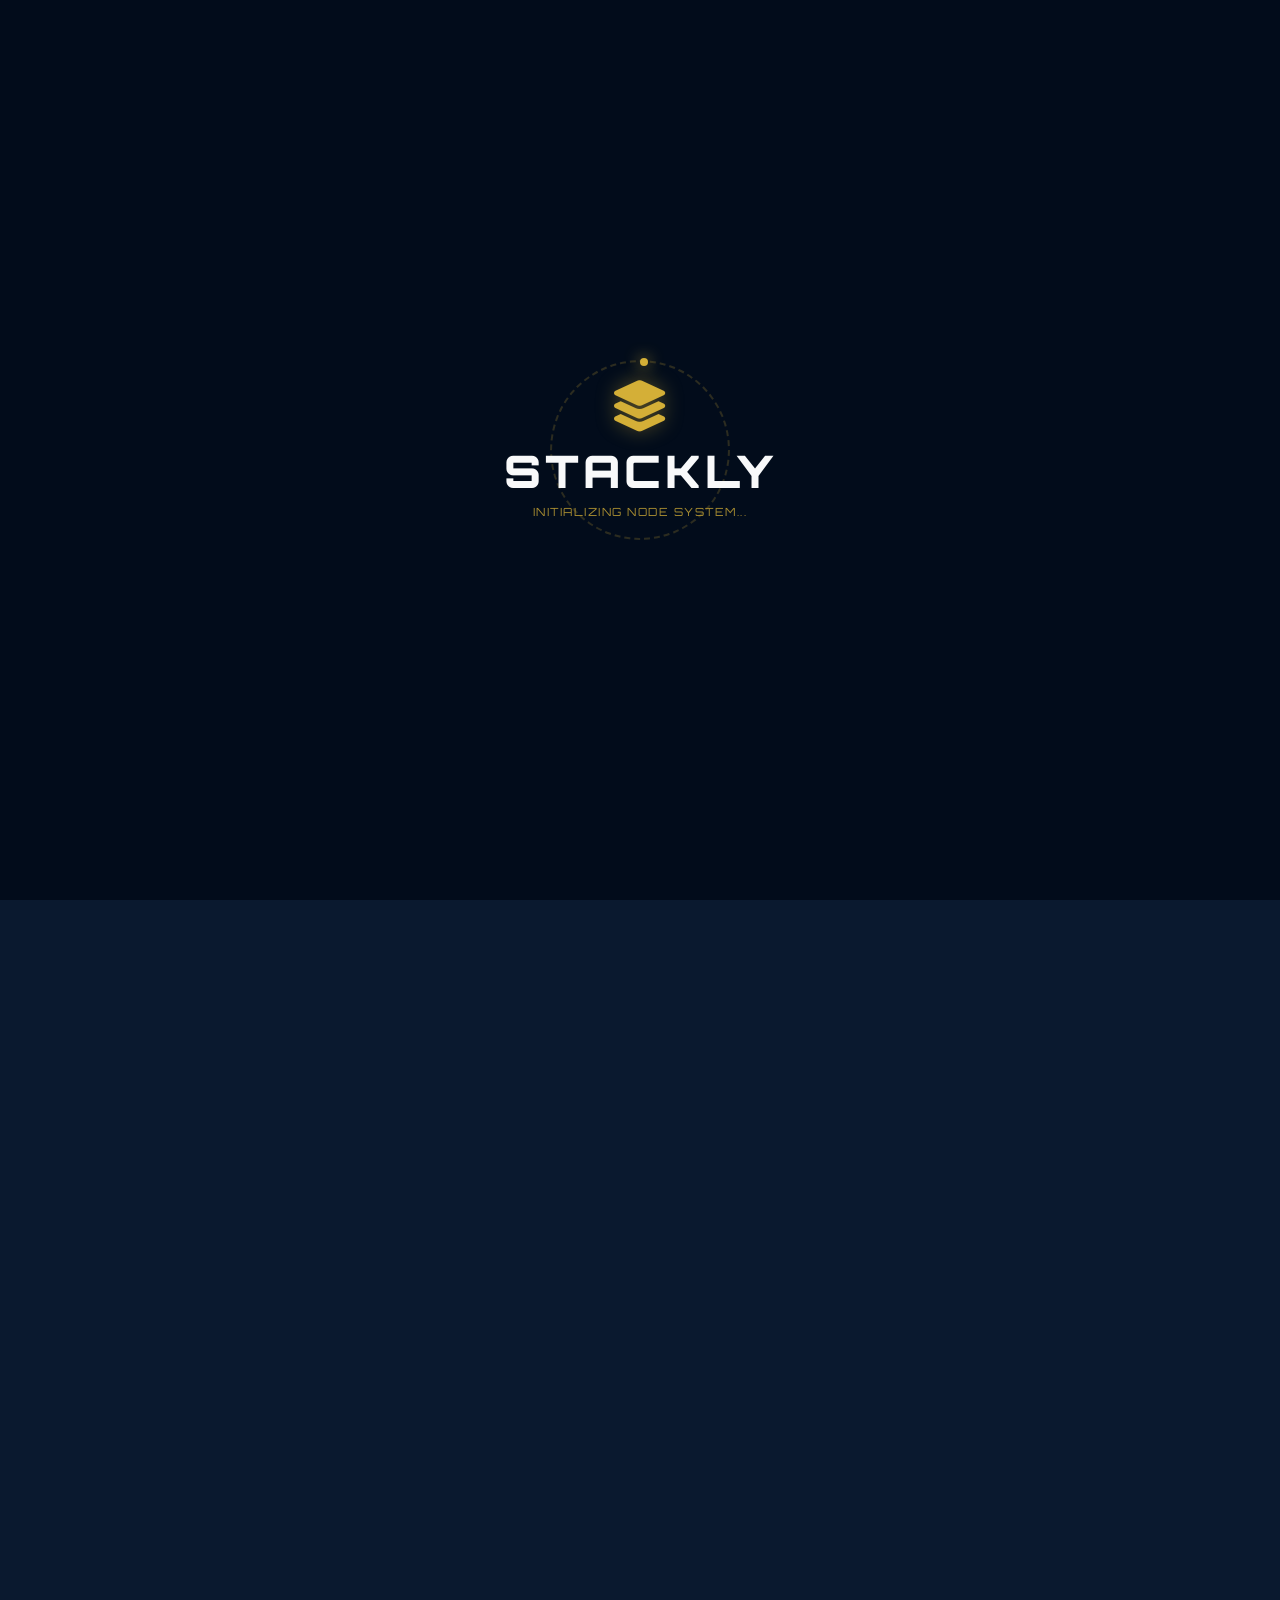
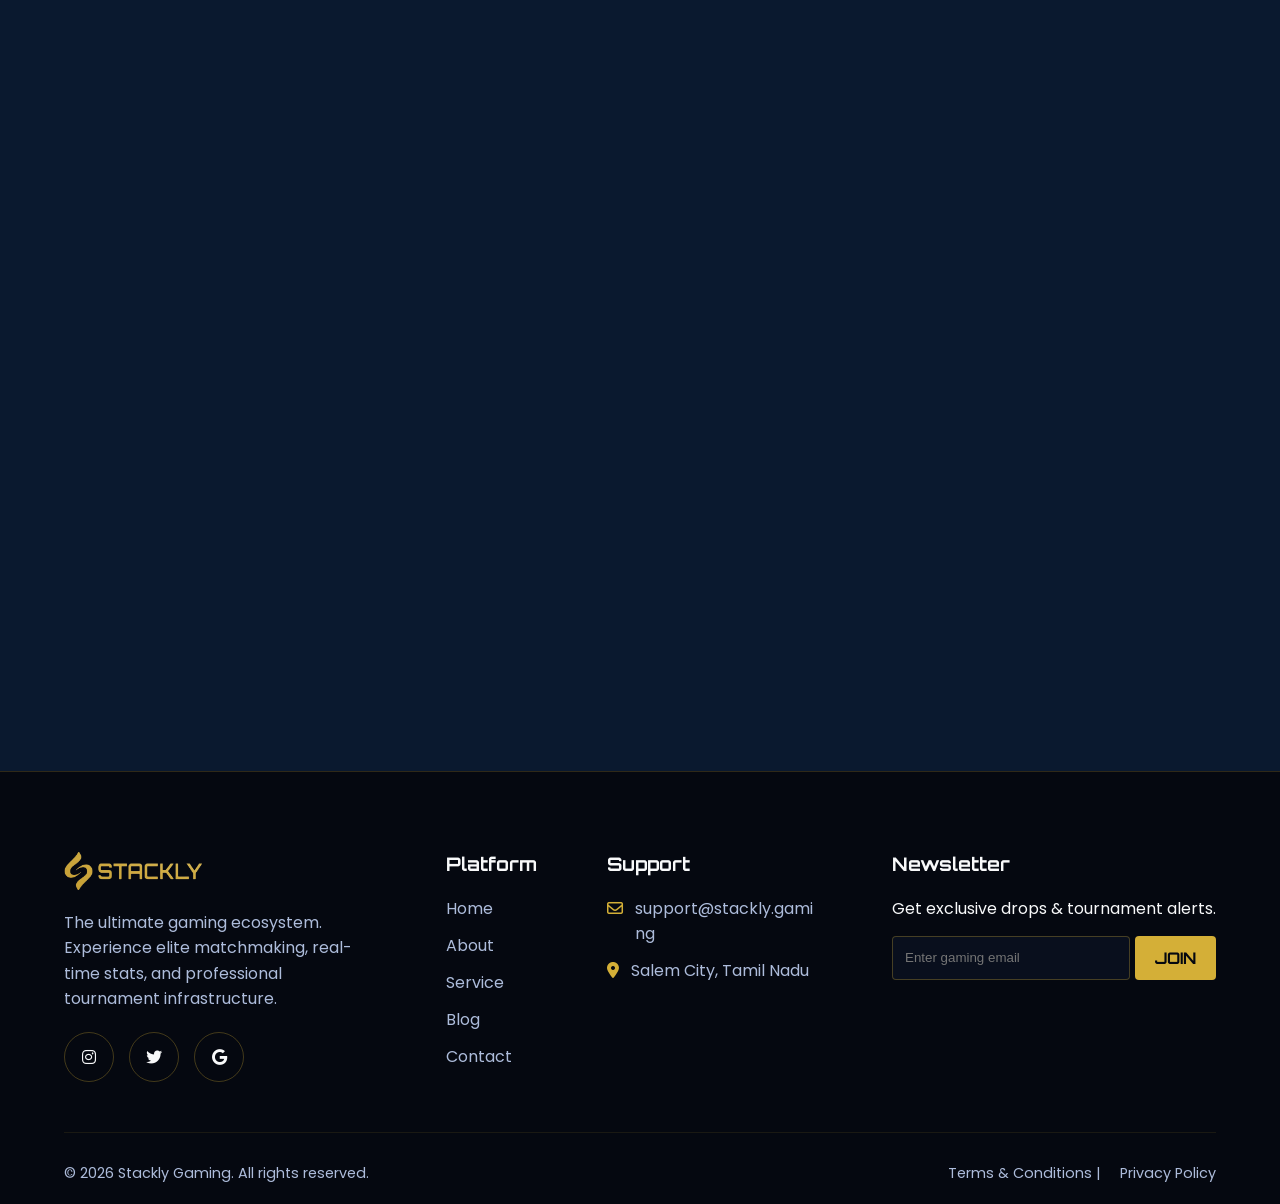
<file: service.html>
<!DOCTYPE html>
<html lang="en" data-theme="dark">

<head>
    <meta charset="UTF-8">
    <meta name="viewport" content="width=device-width, initial-scale=1.0, maximum-scale=1.0, user-scalable=no">
    <link rel="icon" type="image/png" href="./asset/logo_Favicon.webp">
    <title>Service | Stackly Gaming</title>

    <link rel="stylesheet" href="common.css">
    <link rel="stylesheet" href="style.css">
    <link rel="stylesheet" href="service.css">

    <link rel="stylesheet" href="https://unpkg.com/aos@next/dist/aos.css" />

    <link
        href="https://fonts.googleapis.com/css2?family=Orbitron:wght@600;800;900&family=Poppins:wght@300;400;600&display=swap"
        rel="stylesheet">
    <link rel="stylesheet" href="https://cdnjs.cloudflare.com/ajax/libs/font-awesome/6.4.0/css/all.min.css">

    <link href="https://unpkg.com/aos@2.3.1/dist/aos.css" rel="stylesheet">


</head>

<body>

    <div id="preloader" class="preloader-overlay">
        <div class="preloader-scanner-box">
            <div class="preloader-circle-radar"></div>
            <div class="brand-text-matrix">
                <i class="fa-solid fa-layer-group preloader-neon-icon"></i>
                <h1 class="preloader-glitch-text">STACKLY</h1>
                <p class="preloader-sub">INITIALIZING NODE SYSTEM...</p>
            </div>
        </div>
    </div>

    <div id="mainApp" class="app-hidden">

        <header class="navbar">
            <div class="logo">
                <a href="index.html" class="logo-link">
                    <img src="./asset/yellow_logo.webp" alt="STACKLY Logo" class="brand-logo-img">
                </a>
            </div>

            <div class="nav-menu-wrapper" id="menuWrapper">
                <ul class="nav-links">
                    <li><a href="index.html" class="nav-item"><i class="fa-solid fa-house"></i><span>Home</span></a>
                    </li>
                    <li><a href="about.html" class="nav-item"><i class="fa-solid fa-circle-info"></i><span>About
                                Us</span></a></li>
                    <li><a href="service.html" class="nav-item active"><i
                                class="fa-solid fa-gamepad"></i><span>Services</span></a></li>
                    <li><a href="blog.html" class="nav-item"><i class="fa-solid fa-newspaper"></i><span>Blog</span></a>
                    </li>
                    <li><a href="contact.html" class="nav-item"><i
                                class="fa-solid fa-envelope"></i><span>Contact</span></a></li>
                </ul>
                <button class="login-btn" onclick="window.location.href='login.html'">LOGIN</button>
            </div>

            <div class="nav-right-controls">
                <div class="burger" id="burgerMenu">
                    <div class="line1"></div>
                    <div class="line2"></div>
                    <div class="line3"></div>
                </div>
            </div>
        </header>

        <section class="service-hero-cyber" id="serviceHero">

            <div class="cyber-gradient-bg"></div>

            <canvas id="particleCanvas" class="hero-particles"></canvas>

            <div class="service-hero-container">

                <div class="service-hero-content">

                    <div class="breadcrumb-transparent" data-aos="fade-down" data-aos-duration="800">
                        <a href="index.html">Home</a>
                        <i class="fa-solid fa-angles-right"></i>
                        <span class="active">Services</span>
                    </div>

                    <h3 class="gold-subtitle" data-aos="fade-right" data-aos-delay="100" data-aos-duration="1000">POWER
                        UP YOUR GAMING WORLD</h3>
                    <h1 class="neon-heading" data-aos="fade-right" data-aos-delay="200" data-aos-duration="1000">
                        ULTIMATE <br><span class="text-gold">GAMING SERVICES</span>
                    </h1>
                    <p class="hero-desc" data-aos="fade-right" data-aos-delay="300" data-aos-duration="1000">
                        Experience Next-Level Gaming with our premium infrastructure, zero-latency servers, and elite
                        matchmaking designed for true gamers.
                    </p>

                    <div data-aos="fade-up" data-aos-delay="400" data-aos-duration="1000">
                        <a href="404page.html" class="btn-cyber-glow">
                            <span class="btn-inner">Explore Services <i class="fa-solid fa-bolt"></i></span>
                        </a>
                    </div>
                </div>

                <div class="service-hero-visual" data-aos="zoom-in-left" data-aos-delay="500" data-aos-duration="1200">
                    <img src="./asset/d1.webp" alt="3D Gamer Illustration" loading="lazy" class="floating-3d-character">
                    <div class="visual-glow-cyber"></div>
                </div>

            </div>
        </section>



        <section class="multiplayer-section" id="multiplayer">
            <div class="mp-container">

                <div class="mp-content" data-aos="fade-right" data-aos-duration="1000">
                    <h3 class="gold-subtitle">ONLINE MATCH ARENA</h3>
                    <h2 class="section-title">MULTIPLAYER <span class="text-gold">BATTLES</span></h2>
                    <p class="section-desc">
                        Play with gamers worldwide. Form your ultimate squad, enter the matchmaking lobby, and dominate
                        the leaderboards in high-octane FPS battles and MMO arenas.
                    </p>

                    <div class="lobby-ui-card">
                        <div class="lobby-header">
                            <span><i class="fa-solid fa-satellite-dish"></i> Finding Match...</span>
                            <span class="ping-text">Ping: 12ms</span>
                        </div>

                        <div class="player-list">
                            <div class="player-row">
                                <div class="player-info">
                                    <img src="./asset/c1.webp" alt="Player 1" loading="lazy">
                                    <span>Viper_Pro</span>
                                </div>
                                <div class="player-status">
                                    <span class="status-dot neon-green"></span> Ready
                                </div>
                            </div>

                            <div class="player-row">
                                <div class="player-info">
                                    <img src="./asset/c2.webp" alt="Player 2" loading="lazy">
                                    <span>Nova_Sniper</span>
                                </div>
                                <div class="player-status">
                                    <span class="status-dot neon-green"></span> Ready
                                </div>
                            </div>

                            <div class="player-row searching-row">
                                <div class="player-info">
                                    <div class="empty-avatar"><i class="fa-solid fa-spinner fa-spin"></i></div>
                                    <span class="text-muted">Searching...</span>
                                </div>
                                <div class="player-status">
                                    <span class="status-dot neon-gold"></span> Waiting
                                </div>
                            </div>
                        </div>

                        <button class="btn-cancel-match" onclick="window.location.href='404page.html'">Cancel
                            Search</button>
                    </div>
                </div>

                <div class="mp-visual" data-aos="fade-left" data-aos-duration="1200">
                    <div class="fps-bg-wrapper">
                        <img src="./asset/h13.webp" alt="FPS Battle" loading="lazy" class="fps-main-img">
                        <div class="fps-overlay"></div>
                    </div>

                    <div class="floating-squad-card squad-card-1">
                        <img src="./asset/h6.webp" alt="Squad Team" loading="lazy">
                        <div class="card-glow-border"></div>
                        <div class="card-info">
                            <span>Alpha Squad</span>
                            <i class="fa-solid fa-shield-halved"></i>
                        </div>
                    </div>

                    <div class="floating-squad-card squad-card-2">
                        <img src="./asset/h11.webp" alt="Esports Team" loading="lazy">
                        <div class="card-glow-border"></div>
                        <div class="card-info">
                            <span>Elite Ranked</span>
                            <i class="fa-solid fa-trophy"></i>
                        </div>
                    </div>
                </div>

            </div>
        </section>


        <section class="esports-section" id="esports">
            <div class="esports-container">

                <div class="esports-header" data-aos="fade-up">
                    <h3 class="gold-subtitle">COMPETITIVE GAMING ARENA</h3>
                    <h2 class="section-title">BATTLE FOR <span class="text-gold">GLORY</span> 🏆</h2>
                </div>

                <div class="esports-grid">

                    <div class="esports-card" data-aos="fade-up" data-aos-delay="100">
                        <div class="card-glow"></div>
                        <div class="tournament-badge">PRO LEAGUE</div>
                        <div class="card-content">
                            <h4>Global Valorant Cup</h4>
                            <div class="countdown-timer" data-time="24:00:00">00:00:00</div>
                            <p>Prize Pool: <b>$50,000</b></p>
                            <button class="btn-join" onclick="window.location.href='404page.html'">Join
                                Tournament</button>
                        </div>
                    </div>

                    <div class="esports-card" data-aos="fade-up" data-aos-delay="200">
                        <div class="card-glow"></div>
                        <div class="tournament-badge">AMATEUR</div>
                        <div class="card-content">
                            <h4>PUBG Mobile Fest</h4>
                            <div class="countdown-timer" data-time="48:00:00">00:00:00</div>
                            <p>Prize Pool: <b>$10,000</b></p>
                            <button class="btn-join" onclick="window.location.href='404page.html'">Join
                                Tournament</button>
                        </div>
                    </div>

                    <div class="esports-card" data-aos="fade-up" data-aos-delay="300">
                        <div class="card-glow"></div>
                        <div class="tournament-badge">ELITE</div>
                        <div class="card-content">
                            <h4>Dota 2 Championship</h4>
                            <div class="countdown-timer" data-time="12:30:00">00:00:00</div>
                            <p>Prize Pool: <b>$100,000</b></p>
                            <button class="btn-join" onclick="window.location.href='404page.html'">Join
                                Tournament</button>
                        </div>
                    </div>

                </div>
            </div>
        </section>


        <section class="ls-main-section" id="liveStream">
            <div class="ls-container">

                <div class="ls-header" data-aos="fade-up">
                    <h3 class="ls-gold-subtitle">WATCH LIVE GAMEPLAY 🎥</h3>
                    <h2 class="ls-section-title">LIVE <span class="ls-text-gold">GAMING STREAMS</span></h2>
                    <p class="ls-section-desc">
                        Catch your favorite pro players and squads in action. From ranked grinds to grand championships,
                        witness the intensity in real-time.
                    </p>
                </div>

                <div class="ls-grid">

                    <div class="ls-card" data-aos="zoom-in" data-aos-delay="100">
                        <div class="ls-live-badge">LIVE</div>
                        <div class="ls-thumbnail">
                            <img src="./asset/e1.webp" alt="Streamer" loading="lazy">
                            <div class="ls-view-count"><i class="fa-solid fa-eye"></i> 12.5k</div>
                        </div>
                        <div class="ls-info">
                            <h4>Pro League Finals</h4>
                            <p>By: GamingStudio_Pro</p>
                        </div>
                    </div>

                    <div class="ls-card" data-aos="zoom-in" data-aos-delay="200">
                        <div class="ls-live-badge">LIVE</div>
                        <div class="ls-thumbnail">
                            <img src="./asset/e2.webp" alt="Streamer" loading="lazy">
                            <div class="ls-view-count"><i class="fa-solid fa-eye"></i> 8.2k</div>
                        </div>
                        <div class="ls-info">
                            <h4>FPS Battle Ground</h4>
                            <p>By: Vortex_Gaming</p>
                        </div>
                    </div>

                    <div class="ls-card" data-aos="zoom-in" data-aos-delay="300">
                        <div class="ls-live-badge">LIVE</div>
                        <div class="ls-thumbnail">
                            <img src="./asset/images (1).webp" alt="Streamer" loading="lazy">
                            <div class="ls-view-count"><i class="fa-solid fa-eye"></i> 25.1k</div>
                        </div>
                        <div class="ls-info">
                            <h4>Ranked Grind</h4>
                            <p>By: Cyber_Ninja</p>
                        </div>
                    </div>

                    <div class="ls-card" data-aos="zoom-in" data-aos-delay="400">
                        <div class="ls-live-badge">LIVE</div>
                        <div class="ls-thumbnail">
                            <img src="./asset/h12.webp" alt="Streamer" loading="lazy">
                            <div class="ls-view-count"><i class="fa-solid fa-eye"></i> 15.3k</div>
                        </div>
                        <div class="ls-info">
                            <h4>Speedrun Challenge</h4>
                            <p>By: Pixel_Master</p>
                        </div>
                    </div>

                    <div class="ls-card" data-aos="zoom-in" data-aos-delay="500">
                        <div class="ls-live-badge">LIVE</div>
                        <div class="ls-thumbnail">
                            <img src="./asset/h7.webp" alt="Streamer" loading="lazy">
                            <div class="ls-view-count"><i class="fa-solid fa-eye"></i> 9.8k</div>
                        </div>
                        <div class="ls-info">
                            <h4>Co-op Adventure</h4>
                            <p>By: Team_Legend</p>
                        </div>
                    </div>

                    <div class="ls-card" data-aos="zoom-in" data-aos-delay="600">
                        <div class="ls-live-badge">LIVE</div>
                        <div class="ls-thumbnail">
                            <img src="./asset/e5.webp" alt="Streamer" loading="lazy">
                            <div class="ls-view-count"><i class="fa-solid fa-eye"></i> 32.4k</div>
                        </div>
                        <div class="ls-info">
                            <h4>Grand Championship</h4>
                            <p>By: E-Sports Arena</p>
                        </div>
                    </div>

                </div>
            </div>
        </section>


        <section class="rewards-section" id="rewards">
            <div class="rewards-container">

                <div class="rewards-header" data-aos="fade-up">
                    <h3 class="gold-subtitle">EXCLUSIVE GAMER BENEFITS 👑</h3>
                    <h2 class="section-title">UNLOCK <span class="text-gold">GAMING REWARDS</span></h2>
                </div>

                <div class="rewards-grid">
                    <div class="reward-card" data-aos="flip-left" data-aos-delay="100">
                        <div class="card-icon rotate-effect"><i class="fa-solid fa-medal"></i></div>
                        <h4>Silver Pass</h4>
                        <div class="price">Free</div>
                        <ul>
                            <li>Basic Rewards</li>
                            <li>Community Access</li>
                        </ul>
                        <button class="btn-join" onclick="window.location.href='404page.html'">Join Now</button>
                    </div>

                    <div class="reward-card featured" data-aos="flip-left" data-aos-delay="200">
                        <div class="ribbon">BEST VALUE</div>
                        <div class="card-icon rotate-effect"><i class="fa-solid fa-crown"></i></div>
                        <h4>Gold Membership</h4>
                        <div class="price">$29<span>/mo</span></div>
                        <ul>
                            <li>All Silver Benefits</li>
                            <li>Exclusive Skins</li>
                            <li>Priority Access</li>
                        </ul>
                        <button class="btn-join active" onclick="window.location.href='404page.html'">Upgrade</button>
                    </div>

                    <div class="reward-card" data-aos="flip-left" data-aos-delay="300">
                        <div class="card-icon rotate-effect"><i class="fa-solid fa-gem"></i></div>
                        <h4>Diamond Pass</h4>
                        <div class="price">$59<span>/mo</span></div>
                        <ul>
                            <li>All Gold Benefits</li>
                            <li>VIP Tournament Entry</li>
                            <li>Custom Profile Badge</li>
                        </ul>
                        <button class="btn-join" onclick="window.location.href='404page.html'">Get VIP</button>
                    </div>
                </div>
            </div>
        </section>

        <section class="comm-section" id="community">
            <div class="comm-container">

                <div class="comm-content" data-aos="fade-right" data-aos-duration="1000">
                    <h3 class="gold-subtitle">CONNECT WITH PLAYERS 💬</h3>
                    <h2 class="section-title">GAMING <span class="text-gold">COMMUNITY HUB</span></h2>
                    <p class="comm-desc">
                        Join our real-time gamer chat! Find your ultimate squad, share strategies, and discuss the
                        latest updates in our Discord-style community channels.
                    </p>

                    <div class="comm-stats-grid">
                        <div class="comm-stat-box">
                            <i class="fa-solid fa-users text-gold"></i>
                            <h4>50K+</h4>
                            <p>Active Gamers</p>
                        </div>
                        <div class="comm-stat-box">
                            <i class="fa-solid fa-headset text-gold"></i>
                            <h4>99+</h4>
                            <p>Live Voice Channels</p>
                        </div>
                    </div>

                    <button class="btn-join" style="margin-top: 30px; margin-left: 0;"
                        onclick="window.location.href='404page.html'">Join Discord Server</button>
                </div>

                <div class="comm-chat-ui" data-aos="fade-left" data-aos-duration="1200">
                    <div class="chat-header">
                        <div class="channel-name"><i class="fa-solid fa-hashtag"></i> global-chat</div>
                        <div class="online-status"><span class="pulse-dot"></span> 1,245 Online</div>
                    </div>

                    <div class="chat-body" id="chatBody">

                        <div class="chat-msg left-msg floating-msg-1">
                            <img src="./asset/c1.webp" class="chat-avatar" alt="User" loading="lazy">
                            <div class="msg-content">
                                <div class="msg-info">
                                    <span class="msg-name">Viper_Pro</span>
                                    <span class="msg-time">Today at 9:00 PM</span>
                                </div>
                                <div class="bubble neon-bubble">
                                    Anyone up for a ranked match? Need a healer! 🎮
                                </div>
                            </div>
                        </div>

                        <div class="chat-msg right-msg floating-msg-2">
                            <div class="msg-content">
                                <div class="msg-info justify-end">
                                    <span class="msg-time">Today at 9:02 PM</span>
                                    <span class="msg-name text-gold">You</span>
                                </div>
                                <div class="bubble gold-bubble">
                                    I'm down! Send me an invite. Let's dominate! 🔥
                                </div>
                            </div>
                            <img src="./asset/a1.webp" class="chat-avatar" alt="You" loading="lazy">
                        </div>

                        <div class="chat-msg left-msg floating-msg-3">
                            <img src="./asset/c2.webp" class="chat-avatar" alt="User" loading="lazy">
                            <div class="msg-content">
                                <div class="msg-info">
                                    <span class="msg-name">Nova_Sniper</span>
                                    <span class="msg-time">Today at 9:05 PM</span>
                                </div>
                                <div class="bubble neon-bubble">
                                    Count me in too! Booting up now. 🚀
                                </div>
                            </div>
                        </div>

                    </div>

                    <div class="chat-input-area">
                        <input type="text" id="chatInput" placeholder="Message #global-chat...">
                        <button class="send-btn" id="sendBtn"><i class="fa-solid fa-paper-plane"></i></button>
                    </div>
                </div>

            </div>
        </section>


        <section class="cta-section" id="contact">

            <div class="cta-glow-bg"></div>

            <div class="cta-container">

                <div class="cta-content" data-aos="zoom-in" data-aos-duration="1000">
                    <h3 class="cta-subtitle">Ready To Start Gaming?</h3>
                    <h2 class="cta-title">Join The <span class="text-gold">Gaming Revolution ⚡</span></h2>
                    <p class="cta-desc">
                        Become a gaming legend today. Step into the arena, conquer the leaderboards, and etch your name
                        in the hall of fame. The ultimate squad is waiting for you!
                    </p>

                    <div class="cta-buttons">
                        <a href="404page.html" class="btn-navy-gold-glow">
                            <span class="btn-text">Play Now 🎮</span>
                        </a>
                        <a href="404page.html" class="btn-gold-outline">Contact Us 📩</a>
                    </div>
                </div>

            </div>
        </section>






    </div>
    <footer class="footer">
        <div class="footer-container">
            <div class="footer-section brand-col" data-aos="fade-up">
                <a href="index.html" class="logo">
                    <img src="./asset/yellow_logo.webp" alt="logo">
                </a>
                <p class="footer-desc">The ultimate gaming ecosystem. Experience elite matchmaking, real-time stats, and
                    professional tournament infrastructure.</p>
                <div class="social-links">
                    <a href="404page.html" class="social-circle"><i class="fab fa-instagram"></i></a>
                    <a href="404page.html" class="social-circle"><i class="fab fa-twitter"></i></a>
                    <a href="404page.html" class="social-circle"><i class="fab fa-google"></i></a>
                </div>
            </div>

            <div class="footer-section" data-aos="fade-up" data-aos-delay="100">
                <h3>Platform</h3>
                <ul>
                    <li><a href="index.html">Home</a></li>
                    <li><a href="about.html">About</a></li>
                    <li><a href="service.html">Service</a></li>
                    <li><a href="blog.html">Blog</a></li>
                    <li><a href="contact.html">Contact</a></li>
                </ul>
            </div>

            <div class="footer-section" data-aos="fade-up" data-aos-delay="200">
                <h3>Support</h3>
                <ul class="contact-info">
                    <li><i class="far fa-envelope"></i> <span>support@stackly.gaming</span></li>
                    <li><i class="fas fa-location-dot"></i> <span>Salem City, Tamil Nadu</span></li>
                </ul>
            </div>

            <div class="footer-section newsletter-col" data-aos="fade-up" data-aos-delay="300">
                <h3>Newsletter</h3>
                <p>Get exclusive drops & tournament alerts.</p>
                <form class="footer-form" onsubmit="event.preventDefault(); validateAndRedirect();">
                    <input type="email" id="footerEmail" placeholder="Enter gaming email" required>
                    <button type="submit" class="btn-hover1">JOIN</button>
                </form>
            </div>
        </div>

        <div class="footer-bottom">
            <div class="bottom-container">
                <p class="copyright-text">© 2026 Stackly Gaming. All rights reserved.</p>
                <div class="legal-links">
                    <a href="404page.html">Terms & Conditions</a>
                    <span class="divider">|</span>
                    <a href="404page.html">Privacy Policy</a>
                </div>
            </div>
        </div>
    </footer>


    <script src="https://unpkg.com/aos@next/dist/aos.js"></script>
    <script src="script.js"></script>
    <script src="https://unpkg.com/aos@2.3.1/dist/aos.js"></script>
    <script>
        function startCountdowns() {
            document.querySelectorAll('.countdown-timer').forEach(timer => {
                let timeParts = timer.getAttribute('data-time').split(':');
                let totalSeconds = (+timeParts[0]) * 3600 + (+timeParts[1]) * 60 + (+timeParts[2]);

                const interval = setInterval(() => {
                    if (totalSeconds <= 0) {
                        clearInterval(interval);
                        timer.innerText = "00:00:00";
                        return;
                    }

                    totalSeconds--;

                    const pad = (num) => num.toString().padStart(2, '0');

                    let h = Math.floor(totalSeconds / 3600);
                    let m = Math.floor((totalSeconds % 3600) / 60);
                    let s = totalSeconds % 60;

                    timer.innerText = `${pad(h)}:${pad(m)}:${pad(s)}`;
                }, 1000);
            });
        }
        startCountdowns();


        document.addEventListener('DOMContentLoaded', function () {
            const chatInput = document.getElementById("chatInput");
            const sendBtn = document.getElementById("sendBtn");
            const chatBody = document.getElementById("chatBody");

            sendBtn.addEventListener("click", sendMessage);

            chatInput.addEventListener("keypress", function (e) {
                if (e.key === "Enter") {
                    sendMessage();
                }
            });

            function sendMessage() {
                const msgText = chatInput.value.trim();

                if (msgText !== "") {
                    const now = new Date();
                    let hours = now.getHours();
                    let minutes = now.getMinutes();
                    const ampm = hours >= 12 ? 'PM' : 'AM';
                    hours = hours % 12;
                    hours = hours ? hours : 12;
                    minutes = minutes < 10 ? '0' + minutes : minutes;
                    const timeString = `Today at ${hours}:${minutes} ${ampm}`;

                    const newMsgHTML = `
                    <div class="chat-msg right-msg new-msg-anim">
                        <div class="msg-content">
                            <div class="msg-info justify-end">
                                <span class="msg-time">${timeString}</span>
                                <span class="msg-name text-gold">You</span>
                            </div>
                            <div class="bubble gold-bubble">
                                ${msgText}
                            </div>
                        </div>
                        <img src="https://images.unsplash.com/photo-1534528741775-53994a69daeb?auto=format&fit=crop&w=100&q=80" class="chat-avatar" alt="You">
                    </div>
                `;

                    chatBody.insertAdjacentHTML('beforeend', newMsgHTML);

                    chatInput.value = "";

                    chatBody.scrollTop = chatBody.scrollHeight;
                }
            }
        });


        document.addEventListener('DOMContentLoaded', function () {
        });
    </script>
    <script>
        function validateAndRedirect() {
            const emailInput = document.getElementById('footerEmail');

            if (emailInput.value.trim() !== "" && emailInput.checkValidity()) {
                window.location.href = '404page.html';
            }
        }
    </script>

</body>

</html>
</file>
<file: style.css>
*:focus-visible {
  outline: 2px dashed var(--theme-gold, #d4af37) !important;
  outline-offset: 5px !important;
  box-shadow: 0 0 15px rgba(212, 175, 55, 0.4);
  border-radius: 4px; 
}

*:focus:not(:focus-visible) {
  outline: none !important;
}

:root {
  --theme-gold: #d4af37;
  --theme-gold-light: #f3cd44;
  --theme-gold-dark: #b38f1b;
  --bg-navy: #050810;
  --text-light: #f8f9fa;
  --text-muted: #adbcdb;
}

.hero-section {
  position: relative;
  width: 100%;
  min-height: 100vh;
  display: flex;
  align-items: center;
  justify-content: flex-start;
  padding: 0 8%;
  overflow: hidden;
  background-color: var(--bg-navy);
}

.video-wrapper {
  position: absolute;
  top: 0;
  left: 0;
  width: 100%;
  height: 100%;
  z-index: 1;
  background: linear-gradient(
    90deg,
    rgba(5, 8, 16, 0.95) 0%,
    rgba(5, 8, 16, 0.8) 50%,
    rgba(5, 8, 16, 0.5) 100%
  );
  /* The secret weapon for video backgrounds: blurs the video slightly */
  backdrop-filter: blur(4px);
  -webkit-backdrop-filter: blur(4px);
}
.bg-video {
  width: 100%;
  height: 100%;
  object-fit: cover;
}
.video-overlay {
  position: absolute;
  top: 0;
  left: 0;
  width: 100%;
  height: 100%;
  background: linear-gradient(
    90deg,
    rgba(5, 8, 16, 0.95) 0%,
    rgba(5, 8, 16, 0.7) 50%,
    rgba(5, 8, 16, 0.4) 100%
  );
}
.particle-layer {
  position: absolute;
  top: 0;
  left: 0;
  width: 100%;
  height: 100%;
  z-index: 2;
  pointer-events: none;
}

.hero-slider-container {
  position: relative;
  width: 100%;
  height: 100%;
  display: flex;
  align-items: center;
  z-index: 4;
}

.hero-slide {
  position: absolute;
  width: 100%;
  display: flex;
  align-items: center;
  opacity: 0;
  visibility: hidden;
  transition:
    opacity 0.8s ease-in-out,
    visibility 0.8s;
}

.hero-slide.active {
  opacity: 1;
  visibility: visible;
  position: relative;
}

.floating-character {
  position: absolute;
  right: 5%;
  bottom: -10%;
  z-index: 3;
  width: 450px;
  animation: floatAnimation 4s ease-in-out infinite;
  pointer-events: none;
  filter: drop-shadow(0 0 20px rgba(212, 175, 55, 0.4));
}

.floating-character img {
  width: 100%;
  height: auto;
  object-fit: contain;
}

@keyframes floatAnimation {
  0% {
    transform: translateY(0px);
  }
  50% {
    transform: translateY(-25px);
  }
  100% {
    transform: translateY(0px);
  }
}

.hero-content {
  max-width: 700px;
  display: flex;
  flex-direction: column;
  gap: 15px;
}

.gold-subtitle {
  font-family: "Orbitron", sans-serif;
  font-size: 1.2rem;
  color: var(--theme-gold);
  letter-spacing: 3px;
  text-shadow: 0 0 10px rgba(212, 175, 55, 0.4);
}
.hero-title {
  font-family: "Orbitron", sans-serif;
  font-size: 4.5rem;
  font-weight: 900;
  color: var(--text-light);
  line-height: 1.1;
  text-transform: uppercase;
  text-shadow:
    0 2px 4px rgba(0, 0, 0, 0.9),
    0 8px 20px rgba(0, 0, 0, 0.7);
}
.text-gold {
  color: var(--theme-gold);
  text-shadow: 0 0 20px rgba(212, 175, 55, 0.5);
}
.hero-description {
  font-family: "Poppins", sans-serif;
  font-size: 1.1rem;
  color: var(--text-muted);
  line-height: 1.6;
  margin-bottom: 20px;
  max-width: 600px;
  text-shadow:
    0 1px 3px rgba(0, 0, 0, 0.9),
    0 4px 10px rgba(0, 0, 0, 0.5);
  font-weight: 500;
}

.hero-buttons {
  display: flex;
  gap: 20px;
  flex-wrap: wrap;
}
button {
  font-family: "Orbitron", sans-serif;
  font-weight: 700;
  font-size: 1rem;
  padding: 15px 35px;
  border-radius: 8px;
  cursor: pointer;
  display: flex;
  align-items: center;
  justify-content: center;
  gap: 10px;
  transition: all 0.3s ease;
  border: none;
}

button:not(:disabled):active,
.btn-gold-glow:not(:disabled):active {
  transform: scale(0.95);
  box-shadow: none;
}

/* NEW: Disabled State (Button work aagatha pothu opacity kuraikka) */
button:disabled {
  opacity: 0.5;
  cursor: not-allowed;
  pointer-events: none;
  filter: grayscale(100%);
}

.btn-gold-glow {
  position: relative;
  color: var(--bg-navy);
  background: linear-gradient(
    90deg,
    var(--theme-gold-dark),
    var(--theme-gold-light)
  );
  z-index: 0;
}
.btn-gold-glow::before {
  content: "";
  background: linear-gradient(
    45deg,
    var(--theme-gold-dark),
    var(--theme-gold-light),
    var(--theme-gold),
    var(--theme-gold-dark)
  );
  position: absolute;
  top: -3px;
  left: -3px;
  background-size: 400%;
  z-index: -1;
  filter: blur(8px);
  width: calc(100% + 6px);
  height: calc(100% + 6px);
  animation: goldGlowing 15s linear infinite;
  opacity: 0.8;
  transition: opacity 0.3s ease;
  border-radius: 10px;
}
.btn-gold-glow:hover {
  transform: translateY(-3px);
}
.btn-gold-glow:hover::before {
  opacity: 1;
}

@keyframes goldGlowing {
  0% {
    background-position: 0 0;
  }
  50% {
    background-position: 400% 0;
  }
  100% {
    background-position: 0 0;
  }
}

.btn-outline {
  background: rgba(5, 8, 16, 0.5);
  backdrop-filter: blur(5px);
  color: var(--text-light);
  border: 2px solid var(--text-muted);
}
.btn-outline:hover {
  border-color: var(--theme-gold);
  color: var(--theme-gold);
  box-shadow: 0 0 15px rgba(212, 175, 55, 0.3);
  transform: translateY(-3px);
}

.slider-dots {
  position: absolute;
  bottom: 50px;
  left: 8%;
  display: flex;
  gap: 12px;
  z-index: 5;
}

.dot {
  width: 12px;
  height: 12px;
  border-radius: 50%;
  border: 2px solid var(--theme-gold);
  cursor: pointer;
  transition: all 0.3s ease;
  background: transparent;
}

.dot.active {
  background: var(--theme-gold);
  transform: scale(1.3);
  box-shadow: 0 0 10px rgba(212, 175, 55, 0.6);
}

@media (max-width: 1024px) {
  .hero-title {
    font-size: 3.5rem;
  }
  .floating-character {
    width: 350px;
    right: -5%;
    opacity: 0.8;
  }
}

@media (max-width: 768px) {
  .hero-section {
    justify-content: center;
    text-align: center;
    padding: 100px 8% 60px 8%;
  }

  .video-overlay {
    background: linear-gradient(
      180deg,
      rgba(5, 8, 16, 0.85) 0%,
      rgba(5, 8, 16, 0.9) 50%,
      rgba(5, 8, 16, 0.98) 100%
    );
    backdrop-filter: blur(6px);
    -webkit-backdrop-filter: blur(6px);
  }

  .hero-slider-container {
    display: flex;
    align-items: center;
  }

  .hero-slide {
    flex-direction: column;
    justify-content: center;
    text-align: center;
    margin-top: 20px;
  }

  .floating-character {
    position: relative;
    display: block;
    width: 220px;
    right: auto;
    bottom: auto;
    transform: none;
    opacity: 1;
    margin: 0 auto 15px auto;
    z-index: 5;
    animation: floatMobile 4s ease-in-out infinite;
  }

  @keyframes floatMobile {
    0% {
      transform: translateY(0px);
    }
    50% {
      transform: translateY(-15px);
    }
    100% {
      transform: translateY(0px);
    }
  }

  .hero-content {
    align-items: center;
    z-index: 4;
    padding: 0 15px;
  }

  .gold-subtitle {
    font-size: 0.95rem;
  }

  .hero-title {
    font-size: 2.3rem;
    line-height: 1.25;
    margin-top: 10px;
    word-wrap: break-word;
  }

  .hero-description {
    font-size: 0.9rem;
    padding: 0 10px;
    line-height: 1.5;
  }

  .hero-buttons {
    justify-content: center;
    width: 100%;
    flex-direction: column;
    gap: 15px;
    padding-top: 10px;
  }

  .btn-gold-glow,
  .btn-outline {
    width: 100%;
  }

  .slider-dots {
    left: 50%;
    transform: translateX(-50%);
    bottom: 20px;
  }
}

.featured-section {
  padding: 100px 8%;
  background-color: var(--bg-navy);
  background-image: radial-gradient(
    circle at 10% 90%,
    rgba(214, 175, 55, 0.05) 0%,
    transparent 50%
  );
  position: relative;
  overflow: hidden;
}

.section-header {
  display: flex;
  justify-content: space-between;
  align-items: flex-end;
  margin-bottom: 40px;
}

.section-title {
  font-family: "Orbitron", sans-serif;
  font-size: 2.5rem;
  font-weight: 900;
  color: var(--text-light);
  line-height: 1.2;
}

.slider-controls {
  display: flex;
  gap: 15px;
}

.slide-btn {
  background: rgba(13, 21, 39, 0.6);
  border: 1px solid rgba(214, 175, 55, 0.3);
  color: var(--theme-gold);
  width: 45px;
  height: 45px;
  border-radius: 50%;
  display: flex;
  align-items: center;
  justify-content: center;
  cursor: pointer;
  font-size: 1.2rem;
  transition: all 0.3s ease;
  backdrop-filter: blur(5px);
}

.slide-btn:hover {
  background: var(--theme-gold);
  color: var(--bg-navy);
  transform: scale(1.1);
  box-shadow: 0 0 15px rgba(214, 175, 55, 0.4);
}

.games-slider {
  display: flex;
  gap: 30px;
  overflow-x: auto;
  scroll-behavior: smooth;
  scroll-snap-type: x mandatory;
  padding-bottom: 20px;
  scrollbar-width: none;
}
.games-slider::-webkit-scrollbar {
  display: none;
}

.game-card {
  flex: 0 0 calc(25% - 22.5px);
  min-width: 280px;
  background: rgba(13, 21, 39, 0.45);
  border: 1px solid rgba(214, 175, 55, 0.15);
  border-radius: 16px;
  backdrop-filter: blur(10px);
  -webkit-backdrop-filter: blur(10px);
  overflow: hidden;
  transition: all 0.4s ease;
  scroll-snap-align: start;
  display: flex;
  flex-direction: column;
}

.game-card:hover {
  transform: translateY(-10px);
  border-color: var(--theme-gold);
  box-shadow: 0 15px 30px rgba(214, 175, 55, 0.15);
}

.game-img-wrapper {
  position: relative;
  width: 100%;
  height: 200px;
  overflow: hidden;
}

.game-img-wrapper img {
  width: 100%;
  height: 100%;
  object-fit: cover;
  transition: transform 0.5s ease;
}

.game-card:hover .game-img-wrapper img {
  transform: scale(1.1);
}

.genre-tag {
  position: absolute;
  top: 15px;
  left: 15px;
  background: rgba(5, 8, 16, 0.8);
  color: var(--theme-gold);
  padding: 5px 12px;
  border-radius: 4px;
  font-size: 0.75rem;
  font-family: "Orbitron", sans-serif;
  font-weight: 700;
  border: 1px solid rgba(214, 175, 55, 0.3);
  backdrop-filter: blur(4px);
}

.game-info {
  padding: 25px 20px;
  display: flex;
  flex-direction: column;
  flex: 1;
}

.game-info h3 {
  font-family: "Orbitron", sans-serif;
  font-size: 1.25rem;
  color: var(--text-light);
  margin-bottom: 10px;
}

.rating {
  display: flex;
  align-items: center;
  gap: 10px;
  margin-bottom: 20px;
}

.stars {
  color: var(--theme-gold);
  font-size: 0.85rem;
  display: flex;
  gap: 2px;
}

.rating span {
  color: var(--text-muted);
  font-size: 0.9rem;
  font-weight: 600;
}

.btn-card-play {
  margin-top: auto;
  width: 100%;
  background: transparent;
  border: 1px solid var(--text-muted);
  color: var(--text-light);
  padding: 12px;
  border-radius: 8px;
  font-family: "Orbitron", sans-serif;
  font-weight: 700;
  font-size: 0.9rem;
  cursor: pointer;
  transition: all 0.3s ease;
  text-align: center;
  justify-content: center;
}

.game-card:hover .btn-card-play {
  background: linear-gradient(
    90deg,
    var(--theme-gold-dark),
    var(--theme-gold-light)
  );
  border-color: transparent;
  color: var(--bg-navy);
}

@media (max-width: 1024px) {
  .section-title {
    font-size: 2.2rem;
  }
  .game-card {
    flex: 0 0 calc(33.333% - 20px);
  }
}

@media (max-width: 768px) {
  .featured-section {
    padding: 80px 8%;
  }

  .section-header {
    flex-direction: row;
    justify-content: space-between;
    align-items: center;
    gap: 15px;
    margin-bottom: 30px;
  }

  .section-title {
    font-size: 1.8rem;
  }

  .slider-controls {
    display: flex;
    gap: 10px;
  }

  .slide-btn {
    width: 35px;
    height: 35px;
    font-size: 0.9rem;
  }

  .games-slider {
    gap: 15px;
    padding-bottom: 15px;
  }

  .game-card {
    flex: 0 0 250px;
    scroll-snap-align: center;
  }
}

@media (max-width: 480px) {
  .featured-section {
    padding: 60px 5%;
  }
  .game-card {
    flex: 0 0 85%;
  }
}

.about-section {
  padding: 100px 8%;
  background: var(--bg-navy);
  position: relative;
  overflow: hidden;
}

.about-container {
  display: grid;
  grid-template-columns: 1fr 1fr;
  gap: 60px;
  align-items: center;
}

.about-desc {
  color: var(--text-muted);
  line-height: 1.8;
  margin: 20px 0;
  font-size: 1.05rem;
}

.about-features {
  display: flex;
  flex-direction: column;
  gap: 20px;
  margin-top: 30px;
}

.feature-card {
  display: flex;
  align-items: center;
  gap: 20px;
  padding: 20px;
  background: rgba(13, 21, 39, 0.4);
  border: 1px solid rgba(212, 175, 55, 0.1);
  border-radius: 12px;
  transition: all 0.4s ease;
  cursor: pointer;
  position: relative;
}

.feature-card:hover {
  border-color: var(--theme-gold);
  animation: loopGlow 1.5s infinite alternate;
}

@keyframes loopGlow {
  0% {
    box-shadow: 0 0 5px rgba(212, 175, 55, 0.2);
  }
  100% {
    box-shadow: 0 0 20px rgba(212, 175, 55, 0.5);
  }
}

.icon-box {
  font-size: 1.5rem;
  color: var(--theme-gold);
  background: rgba(212, 175, 55, 0.1);
  padding: 15px;
  border-radius: 10px;
  transition: 0.3s;
}

.feature-card:hover .icon-box {
  background: var(--theme-gold);
  color: var(--bg-navy);
}
.feature-text h4 {
  color: var(--text-light);
  font-family: "Orbitron";
  margin-bottom: 5px;
}
.feature-text p {
  color: var(--text-muted);
  font-size: 0.9rem;
}

.visual-box {
  position: relative;
  border-radius: 20px;
  overflow: hidden;
  box-shadow: 0 20px 40px rgba(0, 0, 0, 0.5);
}

.visual-box img {
  width: 100%;
  display: block;
  border-radius: 20px;
  transition: 0.5s;
}
.visual-box:hover img {
  transform: scale(1.05);
}

.floating-stat {
  position: absolute;
  bottom: 30px;
  left: 30px;
  background: rgba(13, 21, 39, 0.85);
  padding: 15px 25px;
  border-radius: 12px;
  border: 1px solid var(--theme-gold);
  color: var(--text-light);
  display: flex;
  align-items: center;
  gap: 15px;
  backdrop-filter: blur(10px);
}

@media (max-width: 992px) {
  .about-container {
    grid-template-columns: 1fr;
    text-align: center;
    gap: 40px;
  }
  .feature-card {
    text-align: left;
  }
  .about-features {
    align-items: center;
  }
}

@media (max-width: 768px) {
  .about-section {
    padding: 60px 8%;
  }
  .section-title {
    font-size: 1.8rem;
  }
  .floating-stat {
    width: 80%;
    left: 10%;
    justify-content: center;
  }
}

.tournament-section {
  padding: 100px 8%;
  background: #050810;
  position: relative;
}
.tournament-grid {
  display: grid;
  grid-template-columns: repeat(auto-fit, minmax(300px, 1fr));
  gap: 30px;
  margin-top: 50px;
}

.match-card {
  background: rgba(13, 21, 39, 0.6);
  border: 1px solid rgba(212, 175, 55, 0.2);
  padding: 30px;
  border-radius: 20px;
  text-align: center;
  transition: 0.4s ease;
  position: relative;
  overflow: hidden;
  animation: floatingCard 3s ease-in-out infinite;
}

@keyframes floatingCard {
  0% {
    transform: translateY(0px);
  }
  50% {
    transform: translateY(-10px);
  }
  100% {
    transform: translateY(0px);
  }
}

.match-card:hover {
  border-color: var(--theme-gold);
  box-shadow: 0 0 25px rgba(212, 175, 55, 0.3);
  animation-play-state: paused;
}

.status-tag {
  display: inline-block;
  padding: 5px 15px;
  border-radius: 20px;
  font-size: 0.7rem;
  font-weight: 700;
  margin-bottom: 15px;
  background: #ff4d4d;
  color: white;
}
.live .status-tag {
  animation: pulseTag 1.5s infinite;
}
.status-tag.upcoming {
  background: var(--theme-gold);
  color: var(--bg-navy);
}

@keyframes pulseTag {
  0% {
    box-shadow: 0 0 0 0 rgba(255, 77, 77, 0.7);
  }
  70% {
    box-shadow: 0 0 0 10px rgba(255, 77, 77, 0);
  }
  100% {
    box-shadow: 0 0 0 0 rgba(255, 77, 77, 0);
  }
}

.match-time {
  font-size: 1.5rem;
  font-family: "Orbitron";
  color: var(--text-light);
  margin: 15px 0;
}
.teams {
  font-family: "Orbitron";
  color: var(--text-light);
  margin-bottom: 20px;
}
.teams b {
  color: var(--theme-gold);
  margin: 0 10px;
}

.btn-neon {
  background: var(--theme-gold);
  border: none;
  padding: 12px 25px;
  border-radius: 8px;
  font-weight: 700;
  cursor: pointer;
  transition: 0.3s;
}
.btn-neon-outline {
  background: transparent;
  border: 1px solid var(--theme-gold);
  color: var(--theme-gold);
  padding: 12px 25px;
  border-radius: 8px;
  cursor: pointer;
  transition: 0.3s;
}
.btn-neon-outline:hover {
  background: var(--theme-gold);
  color: var(--bg-navy);
}

@media (max-width: 768px) {
  .tournament-grid {
    grid-template-columns: 1fr;
  }
  .match-card {
    padding: 20px;
    animation: none;
  }
}

.categories-section {
  padding: 100px 8%;
  background: #030508;
  position: relative;
  overflow: hidden;
}

.categories-container {
  display: grid;
  grid-template-columns: 1fr 1.2fr;
  gap: 60px;
  align-items: center;
}

.image-glow-wrapper {
  position: relative;
  border-radius: 20px;
  box-shadow: 0 0 40px rgba(212, 175, 55, 0.15);
  height: 100%;
}

.image-glow-wrapper::before {
  content: "";
  position: absolute;
  inset: -10px;
  background: linear-gradient(
    45deg,
    var(--theme-gold),
    transparent,
    var(--theme-gold-dark)
  );
  border-radius: 25px;
  z-index: -1;
  filter: blur(20px);
  opacity: 0.5;
  animation: pulseTag 3s infinite alternate;
}

.cat-img {
  width: 100%;
  height: 100%;
  min-height: 600px;
  object-fit: cover;
  border-radius: 20px;
  display: block;
  border: 1px solid rgba(212, 175, 55, 0.3);
}

.glass-tag {
  position: absolute;
  bottom: -20px;
  right: -20px;
  background: rgba(5, 8, 16, 0.85);
  padding: 15px 25px;
  border-radius: 12px;
  border: 1px solid var(--theme-gold);
  color: var(--text-light);
  font-family: "Orbitron", sans-serif;
  backdrop-filter: blur(10px);
  box-shadow: 0 10px 20px rgba(0, 0, 0, 0.5);
  z-index: 2;
}

.glass-tag i {
  color: var(--theme-gold);
  margin-right: 10px;
  font-size: 1.2rem;
}

.categories-header {
  display: flex;
  flex-direction: column;
  align-items: flex-start;
  text-align: left;
  margin-bottom: 40px;
}

.categories-header .section-title {
  margin-top: 5px;
  line-height: 1.2;
}

.section-desc {
  color: var(--text-muted);
  font-size: 1rem;
  line-height: 1.7;
  margin-top: 15px;
  text-align: left;
}

.hex-grid {
  display: grid;
  grid-template-columns: repeat(auto-fit, minmax(140px, 1fr));
  gap: 20px;
}

.hex-wrapper {
  position: relative;
  width: 100%;
  height: 180px;
  filter: drop-shadow(0 0 5px rgba(212, 175, 55, 0.2));
  transition: all 0.4s ease;
  cursor: pointer;
}

.hex-card {
  width: 100%;
  height: 100%;
  background: linear-gradient(
    135deg,
    rgba(13, 21, 39, 0.8),
    rgba(5, 8, 16, 0.9)
  );
  clip-path: polygon(50% 0%, 100% 25%, 100% 75%, 50% 100%, 0% 75%, 0% 25%);
  display: flex;
  flex-direction: column;
  align-items: center;
  justify-content: center;
  transition: all 0.4s ease;
  position: relative;
}

.hex-card::before {
  content: "";
  position: absolute;
  top: 2px;
  left: 2px;
  right: 2px;
  bottom: 2px;
  background: linear-gradient(
    135deg,
    rgba(26, 9, 51, 0.9),
    rgba(8, 2, 15, 0.9)
  );
  clip-path: polygon(50% 0%, 100% 25%, 100% 75%, 50% 100%, 0% 75%, 0% 25%);
  z-index: -1;
}

.hex-card::after {
  content: "";
  position: absolute;
  top: 0;
  left: 0;
  width: 100%;
  height: 100%;
  background: var(--theme-gold);
  z-index: -2;
  transition: 0.4s;
  opacity: 0.3;
}

.hex-icon {
  font-size: 2.5rem;
  color: var(--theme-gold);
  margin-bottom: 10px;
  transition: 0.4s;
}
.hex-title {
  font-family: "Orbitron", sans-serif;
  font-size: 1.1rem;
  color: var(--text-light);
  transition: 0.4s;
}
.hex-desc {
  font-size: 0.75rem;
  color: var(--text-muted);
  margin-top: 5px;
  text-align: center;
}

.hex-wrapper:hover {
  transform: translateY(-10px);
  filter: drop-shadow(0 0 20px rgba(212, 175, 55, 0.8));
}
.hex-wrapper:hover .hex-card::after {
  opacity: 1;
}
.hex-wrapper:hover .hex-icon {
  transform: scale(1.2);
  color: #fff;
  text-shadow: 0 0 15px #fff;
}
.hex-wrapper:hover .hex-title,
.hex-wrapper:hover .hex-desc {
  color: var(--theme-gold);
}

@media (max-width: 992px) {
  .categories-container {
    grid-template-columns: 1fr;
    gap: 50px;
  }

  .categories-content {
    order: 1;
  }
  .categories-visual {
    order: 2;
    padding: 0 20px;
  }

  .categories-header {
    align-items: center;
    text-align: center;
  }
  .section-desc {
    text-align: center;
  }

  .glass-tag {
    right: 0;
    bottom: -15px;
    font-size: 0.85rem;
  }
  .cat-img {
    min-height: 400px;
  }
}

@media (max-width: 576px) {
  .categories-section {
    padding: 80px 5%;
  }
  .hex-grid {
    grid-template-columns: repeat(2, 1fr);
    gap: 15px;
  }
  .hex-wrapper {
    height: 160px;
  }
  .hex-icon {
    font-size: 2rem;
  }
  .hex-title {
    font-size: 0.95rem;
  }
}

.stats-section {
  padding: 100px 8%;
  background: var(--bg-darker);
  position: relative;
  overflow: hidden;
}

.stats-header {
  display: flex;
  flex-direction: column;
  align-items: center;
  text-align: center;
}

.stats-grid {
  display: grid;
  grid-template-columns: repeat(auto-fit, minmax(250px, 1fr));
  gap: 30px;
  margin-bottom: 60px;
}

.glass-stat-card {
  background: rgba(13, 21, 39, 0.45);
  border: 1px solid rgba(212, 175, 55, 0.15);
  border-radius: 16px;
  padding: 40px 20px;
  text-align: center;
  backdrop-filter: blur(10px);
  transition: all 0.4s ease;
  cursor: default;
}

.glass-stat-card:hover {
  transform: translateY(-10px);
  border-color: var(--theme-gold);
  box-shadow: 0 15px 30px rgba(212, 175, 55, 0.15);
}

.stat-icon {
  font-size: 3rem;
  color: var(--theme-gold);
  margin-bottom: 15px;
  filter: drop-shadow(0 0 10px rgba(212, 175, 55, 0.5));
}

.counter {
  font-family: "Orbitron", sans-serif;
  font-size: 3.5rem;
  font-weight: 900;
  color: var(--text-light);
  margin-bottom: 5px;
}

.stat-label {
  color: var(--theme-gold);
  font-weight: 600;
  font-size: 1.1rem;
  text-transform: uppercase;
  letter-spacing: 2px;
}

.stats-details {
  display: grid;
  grid-template-columns: 1fr 1fr;
  gap: 60px;
  align-items: center;
}

.stats-bars {
  background: rgba(5, 8, 16, 0.6);
  padding: 40px;
  border-radius: 20px;
  border: 1px solid rgba(212, 175, 55, 0.1);
}

.bar-title {
  font-family: "Orbitron", sans-serif;
  font-size: 1.5rem;
  color: var(--text-light);
  margin-bottom: 30px;
  border-bottom: 1px dashed rgba(212, 175, 55, 0.3);
  padding-bottom: 15px;
}

.progress-box {
  margin-bottom: 25px;
}

.progress-info {
  display: flex;
  justify-content: space-between;
  color: var(--text-light);
  font-size: 0.95rem;
  margin-bottom: 10px;
  font-weight: 500;
}

.progress-info span:last-child {
  color: var(--theme-gold);
  font-family: "Orbitron", sans-serif;
}

.progress-track {
  width: 100%;
  height: 8px;
  background: rgba(255, 255, 255, 0.05);
  border-radius: 10px;
  overflow: hidden;
}

.progress-fill {
  height: 100%;
  background: linear-gradient(
    90deg,
    var(--theme-gold-dark),
    var(--theme-gold-light)
  );
  width: 0;
  border-radius: 10px;
  box-shadow: 0 0 15px var(--theme-gold);
  transition: width 1.5s ease-in-out;
}

@media (max-width: 992px) {
  .stats-details {
    grid-template-columns: 1fr;
    gap: 40px;
  }
  .stats-bars {
    padding: 30px 20px;
  }
}

@media (max-width: 768px) {
  .stats-section {
    padding: 80px 5%;
  }
  .counter {
    font-size: 2.8rem;
  }
  .glass-stat-card {
    padding: 30px 15px;
  }
}

.stats-section {
  padding: 100px 8%;
  background: var(--bg-darker);
  position: relative;
  overflow: hidden;
}

.stats-header {
  display: flex;
  flex-direction: column;
  align-items: center;
  text-align: center;
}

.stats-grid {
  display: grid;
  grid-template-columns: repeat(auto-fit, minmax(250px, 1fr));
  gap: 30px;
  margin-bottom: 60px;
}

.glass-stat-card {
  background: rgba(13, 21, 39, 0.45);
  border: 1px solid rgba(212, 175, 55, 0.15);
  border-radius: 16px;
  padding: 40px 20px;
  text-align: center;
  backdrop-filter: blur(10px);
  transition: all 0.4s ease;
  cursor: default;
}

.glass-stat-card:hover {
  transform: translateY(-10px);
  border-color: var(--theme-gold);
  box-shadow: 0 15px 30px rgba(212, 175, 55, 0.15);
}

.stat-icon {
  font-size: 3rem;
  color: var(--theme-gold);
  margin-bottom: 15px;
  filter: drop-shadow(0 0 10px rgba(212, 175, 55, 0.5));
  transition: all 0.4s ease;
}

.glass-stat-card:hover .stat-icon {
  color: #ffffff;
  filter: drop-shadow(0 0 15px #ffffff);
  transform: scale(1.2) rotate(5deg);
}

.counter {
  font-family: "Orbitron", sans-serif;
  font-size: 3.5rem;
  font-weight: 900;
  color: var(--text-light);
  margin-bottom: 5px;
}

.stat-label {
  color: var(--theme-gold);
  font-weight: 600;
  font-size: 1.1rem;
  text-transform: uppercase;
  letter-spacing: 2px;
}

.stat-sub {
  color: var(--text-muted);
  font-size: 0.85rem;
  margin-top: 8px;
  font-style: italic;
}

.stats-details {
  display: grid;
  grid-template-columns: 1fr 1fr;
  gap: 60px;
  align-items: center;
}

.stat-img-hover {
  transition:
    transform 0.5s ease,
    box-shadow 0.5s ease;
  cursor: pointer;
}

.stat-img-hover:hover {
  transform: translateY(-15px);
  box-shadow: 0 15px 40px rgba(212, 175, 55, 0.25);
}

.live-status-tag {
  position: absolute;
  top: 20px;
  left: 20px;
  background: rgba(5, 8, 16, 0.85);
  padding: 10px 15px;
  border-radius: 8px;
  border: 1px solid rgba(0, 255, 102, 0.3);
  color: var(--text-light);
  font-size: 0.8rem;
  font-family: "Orbitron", sans-serif;
  display: flex;
  align-items: center;
  gap: 10px;
  backdrop-filter: blur(10px);
  z-index: 2;
}

.pulse-green-dot {
  width: 10px;
  height: 10px;
  background-color: #00ff66;
  border-radius: 50%;
  box-shadow: 0 0 10px #00ff66;
  animation: pulseGreen 1.5s infinite alternate;
}

@keyframes pulseGreen {
  0% {
    opacity: 0.5;
    box-shadow: 0 0 5px #00ff66;
  }
  100% {
    opacity: 1;
    box-shadow: 0 0 15px #00ff66;
  }
}

.stats-bars {
  background: rgba(5, 8, 16, 0.6);
  padding: 40px;
  border-radius: 20px;
  border: 1px solid rgba(212, 175, 55, 0.1);
  transition: all 0.4s ease;
  cursor: pointer;
  overflow: hidden;
}

.stats-bars:hover {
  transform: translateY(-10px);
  border-color: var(--theme-gold);
  box-shadow: 0 15px 40px rgba(212, 175, 55, 0.25);
}

.bar-title {
  font-family: "Orbitron", sans-serif;
  font-size: 1.5rem;
  color: var(--text-light);
  margin-bottom: 10px;
}

.bar-desc {
  color: var(--text-muted);
  font-size: 0.9rem;
  margin-bottom: 30px;
  padding-bottom: 20px;
  border-bottom: 1px dashed rgba(212, 175, 55, 0.3);
}

.progress-box {
  margin-bottom: 25px;
}

.progress-info {
  display: flex;
  justify-content: space-between;
  color: var(--text-light);
  font-size: 0.95rem;
  margin-bottom: 10px;
  font-weight: 500;
}

.progress-info span:last-child {
  color: var(--theme-gold);
  font-family: "Orbitron", sans-serif;
}

.progress-track {
  width: 100%;
  height: 8px;
  background: rgba(255, 255, 255, 0.05);
  border-radius: 10px;
  overflow: hidden;
}

.progress-fill {
  height: 100%;
  background: linear-gradient(
    90deg,
    var(--theme-gold-dark),
    var(--theme-gold-light)
  );
  width: 0;
  border-radius: 10px;
  box-shadow: 0 0 15px var(--theme-gold);
  transition: width 1.5s ease-in-out;
}

@media (max-width: 992px) {
  .stats-details {
    grid-template-columns: 1fr;
    gap: 50px;
  }
  .stats-bars {
    padding: 30px 20px;
  }
}

@media (max-width: 768px) {
  .stats-section {
    padding: 80px 5%;
  }
  .counter {
    font-size: 2.8rem;
  }
  .glass-stat-card {
    padding: 30px 15px;
  }
  .live-status-tag {
    font-size: 0.7rem;
    padding: 8px 12px;
  }
}

.testimonials-section {
  padding: 100px 8%;
  background: var(--bg-navy);
  position: relative;
  overflow: hidden;
}

.testi-wrapper {
  display: flex;
  align-items: center;
  gap: 20px;
  position: relative;
  max-width: 1200px;
  margin: 0 auto;
}

.testi-slider {
  display: flex;
  gap: 30px;
  overflow-x: auto;
  scroll-behavior: smooth;
  scroll-snap-type: x mandatory;
  padding: 20px 0;
  scrollbar-width: none;
  flex: 1;
}

.testi-slider::-webkit-scrollbar {
  display: none;
}

.testi-card {
  flex: 0 0 calc(33.333% - 20px);
  min-width: 320px;
  background: rgba(13, 21, 39, 0.45);
  border: 1px solid rgba(212, 175, 55, 0.15);
  border-radius: 20px;
  padding: 40px 30px;
  backdrop-filter: blur(10px);
  scroll-snap-align: center;
  position: relative;
  transition: all 0.4s ease;
  overflow: hidden;
}

.testi-card:hover {
  transform: translateY(-10px);
  border-color: var(--theme-gold);
  box-shadow: 0 15px 30px rgba(212, 175, 55, 0.15);
}

.quote-bg {
  position: absolute;
  top: 20px;
  right: 30px;
  font-size: 4rem;
  color: rgba(212, 175, 55, 0.05);
  z-index: 0;
  transition: 0.4s;
}

.testi-card:hover .quote-bg {
  color: rgba(212, 175, 55, 0.15);
  transform: scale(1.1);
}

.testi-header {
  display: flex;
  align-items: center;
  gap: 15px;
  margin-bottom: 20px;
  position: relative;
  z-index: 1;
}

.testi-header img {
  width: 60px;
  height: 60px;
  border-radius: 50%;
  object-fit: cover;
  border: 2px solid var(--theme-gold);
  padding: 2px;
}

.testi-user h4 {
  color: var(--text-light);
  font-family: "Orbitron", sans-serif;
  font-size: 1.1rem;
  margin-bottom: 2px;
}

.testi-user span {
  color: var(--theme-gold);
  font-size: 0.85rem;
}

.testi-stars {
  color: var(--theme-gold);
  font-size: 0.9rem;
  margin-bottom: 20px;
  display: flex;
  gap: 3px;
  position: relative;
  z-index: 1;
}

.testi-text {
  color: var(--text-muted);
  font-size: 0.95rem;
  line-height: 1.7;
  font-style: italic;
  position: relative;
  z-index: 1;
}

.testi-btn {
  background: rgba(13, 21, 39, 0.8);
  border: 1px solid var(--theme-gold);
  color: var(--theme-gold);
  width: 50px;
  height: 50px;
  border-radius: 50%;
  cursor: pointer;
  display: flex;
  align-items: center;
  justify-content: center;
  transition: 0.3s;
  flex-shrink: 0;
  z-index: 2;
}

.testi-btn:hover {
  background: var(--theme-gold);
  color: var(--bg-navy);
  box-shadow: 0 0 15px var(--theme-gold);
}

@media (max-width: 1024px) {
  .testi-card {
    flex: 0 0 calc(50% - 15px);
  }
}

@media (max-width: 768px) {
  .testimonials-section {
    padding: 80px 5%;
  }

  .testi-wrapper {
    flex-wrap: wrap;
    justify-content: center;
  }
  .testi-slider {
    width: 100%;
    flex: 0 0 100%;
    order: 1;
  }
  .testi-btn {
    order: 2;
    margin-top: 10px;
  }

  .testi-card {
    flex: 0 0 100%;
    min-width: 100%;
  }
}

.testimonials-section {
  padding: 100px 8%;
  background: var(--bg-navy);
  position: relative;
  overflow: hidden;
}

.stack-container {
  position: relative;
  width: 100%;
  max-width: 1000px;
  margin: 0 auto;
  display: flex;
  flex-direction: column;
  align-items: center;
}

.stack-area {
  position: relative;
  width: 100%;
  height: 350px;
  display: flex;
  justify-content: center;
  align-items: center;
  perspective: 1000px;
}

.testi-3d-card {
  position: absolute;
  width: 450px;
  background: rgba(13, 21, 39, 0.6);
  border: 1px solid rgba(212, 175, 55, 0.2);
  border-radius: 20px;
  padding: 25px 30px;
  backdrop-filter: blur(15px);
  transition:
    transform 0.5s ease-out,
    opacity 0.5s ease-out,
    filter 0.5s ease-out,
    box-shadow 0.5s ease-out;
  will-change: transform, opacity;
  cursor: pointer;
}

.quote-bg {
  position: absolute;
  top: 15px;
  right: 25px;
  font-size: 3.5rem;
  color: rgba(212, 175, 55, 0.05);
  z-index: -1;
}

.testi-header {
  display: flex;
  align-items: center;
  gap: 15px;
  margin-bottom: 20px;
}
.testi-header img {
  width: 60px;
  height: 60px;
  border-radius: 50%;
  object-fit: cover;
  border: 2px solid var(--theme-gold);
  padding: 2px;
}
.testi-user h4 {
  color: var(--text-light);
  font-family: "Orbitron", sans-serif;
  font-size: 1.1rem;
  margin-bottom: 2px;
}
.testi-user span {
  color: var(--theme-gold);
  font-size: 0.85rem;
}
.testi-stars {
  color: var(--theme-gold);
  font-size: 0.9rem;
  margin-bottom: 20px;
  display: flex;
  gap: 3px;
}
.testi-text {
  color: var(--text-muted);
  font-size: 0.95rem;
  line-height: 1.7;
  font-style: italic;
}

.stack-controls {
  display: flex;
  gap: 20px;
  margin-top: 50px;
  z-index: 100;
}

.testi-btn {
  background: rgba(13, 21, 39, 0.8);
  border: 1px solid var(--theme-gold);
  color: var(--theme-gold);
  width: 50px;
  height: 50px;
  border-radius: 50%;
  cursor: pointer;
  display: flex;
  align-items: center;
  justify-content: center;
  transition: 0.3s;
}

.testi-btn:hover {
  background: var(--theme-gold);
  color: var(--bg-navy);
  box-shadow: 0 0 15px var(--theme-gold);
}

@media (max-width: 768px) {
  .testimonials-section {
    padding: 80px 5%;
  }

  .stack-area {
    height: 300px;
  }

  .testi-3d-card {
    width: 85%;
    max-width: 320px;
    padding: 20px 20px;
  }
}
.download-section {
  padding: 100px 8%;
  background: radial-gradient(
    circle at 100% 0%,
    rgba(212, 175, 55, 0.1) 0%,
    #050810 70%
  );
  position: relative;
  overflow: hidden;
}

.download-container {
  display: grid;
  grid-template-columns: 1fr 1fr;
  gap: 80px;
  align-items: center;
}

.phone-mockup {
  position: relative;
  width: 340px;
  height: 650px;
  margin: 0 auto;
  border-radius: 40px;
  border: 8px solid #1a1a1a;
  box-shadow:
    0 0 50px rgba(0, 0, 0, 0.5),
    0 0 20px rgba(212, 175, 55, 0.2);
  overflow: hidden;
  transition:
    transform 0.6s cubic-bezier(0.165, 0.84, 0.44, 1),
    box-shadow 0.6s ease;
  cursor: pointer;
}

.phone-mockup:hover {
  transform: translateY(-25px) !important;
  box-shadow: 0 30px 60px rgba(212, 175, 55, 0.4);
}

.app-ui-screen {
  width: 100%;
  height: 100%;
  object-fit: cover;
}

.feature-list {
  list-style: none;
  margin: 30px 0;
  display: flex;
  flex-direction: column;
  gap: 15px;
}

.feature-list li {
  color: var(--text-muted);
  font-size: 0.95rem;
  display: flex;
  align-items: flex-start;
  gap: 12px;
}

.feature-list li i {
  color: var(--theme-gold);
  margin-top: 5px;
}

.feature-list li strong {
  color: var(--text-light);
  display: block;
}

.store-buttons {
  display: flex;
  gap: 20px;
  margin-top: 30px;
}

.btn-store {
  display: flex;
  align-items: center;
  gap: 15px;
  background: rgba(13, 21, 39, 0.8);
  padding: 15px 25px;
  border-radius: 12px;
  border: 1px solid var(--theme-gold);
  color: var(--text-light);
  text-decoration: none;
  transition: 0.3s;
}

.btn-store i {
  font-size: 1.8rem;
  color: var(--theme-gold);
}
.btn-text span {
  display: block;
  font-size: 0.6rem;
  color: var(--text-muted);
}

.btn-store:hover {
  background: var(--theme-gold);
  color: var(--bg-navy);
  transform: translateY(-5px);
}

.btn-store:hover i {
  color: var(--bg-navy);
}

@media (max-width: 992px) {
  .download-container {
    grid-template-columns: 1fr;
    gap: 50px;
    text-align: center;
  }

  .feature-list {
    display: flex;
    flex-direction: column;
    align-items: flex-start;
    max-width: 400px;
    margin: 30px auto;
  }

  .store-buttons {
    justify-content: center;
    flex-wrap: wrap;
  }

  .phone-mockup {
    width: 280px;
    height: 550px;
    margin: 0 auto;
  }
}

@media (max-width: 480px) {
  .btn-store {
    padding: 12px 15px;
  }
  .btn-text {
    font-size: 0.8rem;
  }
}

.newsletter-section {
  padding: 100px 8%;
  background: #030508;
  position: relative;
  overflow: hidden;
  text-align: center;
}

.grid-overlay {
  position: absolute;
  inset: 0;
  background-image:
    linear-gradient(rgba(212, 175, 55, 0.1) 1px, transparent 1px),
    linear-gradient(90deg, rgba(212, 175, 55, 0.1) 1px, transparent 1px);
  background-size: 50px 50px;
  z-index: 1;
}

.newsletter-content {
  position: relative;
  z-index: 2;
  max-width: 700px;
  margin: 0 auto;
}

.newsletter-form {
  display: flex;
  gap: 15px;
  margin-top: 40px;
  justify-content: center;
}

.newsletter-form input {
  width: 100%;
  max-width: 400px;
  padding: 18px 25px;
  background: rgba(13, 21, 39, 0.6);
  border: 2px solid rgba(212, 175, 55, 0.3);
  border-radius: 8px;
  color: var(--text-light);
  font-size: 1rem;
  outline: none;
  transition: 0.4s;
}

.newsletter-form input:focus {
  border-color: var(--theme-gold);
  box-shadow: 0 0 15px rgba(212, 175, 55, 0.3);
}

.btn-glow-subscribe {
  padding: 18px 35px;
  background: var(--theme-gold);
  border: none;
  border-radius: 8px;
  color: var(--bg-navy);
  font-family: "Orbitron", sans-serif;
  font-weight: 700;
  cursor: pointer;
  transition: 0.4s;
  box-shadow: 0 0 20px rgba(212, 175, 55, 0.4);
}

.btn-glow-subscribe:hover {
  background: #fff;
  box-shadow: 0 0 30px #fff;
  transform: translateY(-5px);
}

.newsletter-note {
  margin-top: 25px;
  color: var(--text-muted);
  font-size: 0.85rem;
  display: flex;
  align-items: center;
  justify-content: center;
  gap: 10px;
}

.newsletter-note i {
  color: var(--theme-gold);
}

@media (max-width: 768px) {
  .newsletter-form {
    flex-direction: column;
    align-items: center;
  }
  .newsletter-form input {
    width: 100%;
  }
}

.footer {
  background: #050810;
  padding: 80px 5% 20px;
  border-top: 1px solid rgba(212, 175, 55, 0.2);
}

.footer-container {
  display: grid;
  grid-template-columns: auto auto auto auto;
  gap: 70px;
  margin-bottom: 50px;
}

.footer-logo .logo-text {
  color: var(--text-light);
  font-family: "Orbitron";
  font-size: 2rem;
}
.footer-desc {
  color: var(--text-muted);
  margin: 20px 0;
  line-height: 1.6;
}

.social-links {
  display: flex;
  gap: 15px;
  margin-top: 20px;
}
.social-circle {
  width: 50px;
  height: 50px;
  border: 1px solid rgba(212, 175, 55, 0.3);
  border-radius: 50%;
  display: flex;
  align-items: center;
  justify-content: center;
  color: var(--text-light);
  transition: all 0.4s ease;
  text-decoration: none;
}
.social-circle:hover {
  border-color: var(--theme-gold);
  color: var(--theme-gold);
  box-shadow: 0 0 15px var(--theme-gold);
  transform: translateY(-5px);
}

.footer-section h3 {
  color: var(--text-light);
  margin-bottom: 20px;
  font-family: "Orbitron";
}
.footer-section ul {
  list-style: none;
  padding: 0;
  margin: 0;
}
.footer-section ul li {
  margin-bottom: 12px;
}
.footer-section ul li a {
  color: var(--text-muted);
  text-decoration: none;
  transition: 0.3s;
}
.footer-section ul li a:hover {
  color: var(--theme-gold);
}

.contact-info {
  list-style: none;
  padding: 0;
  margin: 0;
}
.contact-info li {
  display: flex;
  align-items: flex-start;
  gap: 12px;
  color: var(--text-muted);
  margin-bottom: 15px;
}
.contact-info li i {
  color: var(--theme-gold);
  margin-top: 4px;
  flex-shrink: 0;
}
.contact-info li span {
  word-break: break-all;
}
.logo {
  transition: all 0.3s ease;
}

.logo img {
  width: 138px;
}

.logo:hover {
  transform: scale(1.02);
  filter: drop-shadow(0 0 8px rgba(212, 175, 55, 0.6));
}
.footer-form {
  display: flex;
  gap: 5px;
  margin-top: 15px;
  flex-wrap: wrap;
}
.footer-form input {
  flex: 1;
  background: rgba(13, 21, 39, 0.6);
  border: 1px solid rgba(212, 175, 55, 0.3);
  padding: 12px;
  border-radius: 4px;
  color: white;
  min-width: 150px;
}
.footer-form button {
  background: var(--theme-gold);
  border: none;
  padding: 12px 20px;
  border-radius: 4px;
  font-weight: bold;
  cursor: pointer;
  color: var(--bg-navy);
}

.footer-bottom {
  border-top: 1px solid rgba(212, 175, 55, 0.1);
  padding-top: 30px;
  color: var(--text-muted);
  font-size: 0.9rem;
}
.bottom-container {
  display: flex;
  justify-content: space-between;
  align-items: center;
}
.legal-links a {
  color: var(--text-muted);
  text-decoration: none;
  margin-left: 15px;
}
.legal-links a:hover {
  color: var(--theme-gold);
}

@media (max-width: 992px) {
  .footer-container {
    grid-template-columns: 1fr 1fr;
  }
}
@media (max-width: 600px) {
  .footer-container {
    grid-template-columns: 1fr;
    text-align: center;
  }
  .footer-section ul li {
    text-align: center;
  }
  .contact-info li {
    justify-content: center;
  }
  .social-links {
    justify-content: center;
  }
  .bottom-container {
    flex-direction: column;
    gap: 15px;
  }
  .legal-links a {
    margin: 0 5px;
  }
}

.logo {
  display: flex;
  align-items: center;
}

.logo-link {
  display: inline-block;
  text-decoration: none;
  transition: transform 0.3s ease;
}

.brand-logo-img {
  height: 38px;
  width: auto;
  display: block;
  object-fit: contain;
  transition: filter 0.3s ease;
}

.logo-link:hover {
  transform: scale(1.02);
}

.logo-link:hover .brand-logo-img {
  filter: drop-shadow(0 0 8px rgba(212, 175, 55, 0.6));
}

@media (max-width: 768px) {
  .brand-logo-img {
    height: 30px;
  }
}
</file>
<file: common.css>
:root {
  --navy-dark: #0a192f;
  --navy-light: #112240;
  --navy-deep: #020c1b;
  --gold: #d4af37;
  --gold-hover: #f3cd44;
  --text-white: #f8f9fa;
  --text-gray: #a8b2d1;
  --border-color: rgba(212, 175, 55, 0.315);
}

* {
  margin: 0;
  padding: 0;
  box-sizing: border-box;
  -webkit-tap-highlight-color: transparent;
}

html {
  width: 100%;
  height: 100%;
  scroll-behavior: smooth;
}

body {
  width: 100%;
  min-height: 100%;
  font-family: "Poppins", sans-serif;
  background-color: var(--navy-dark);
  color: var(--text-white);
  overflow-x: hidden;
  overflow-y: auto;
}

.preloader-overlay {
  position: fixed;
  top: 0;
  left: 0;
  width: 100%;
  height: 100%;
  background-color: var(--navy-deep);
  z-index: 9999;
  display: flex;
  align-items: center;
  justify-content: center;
}

.preloader-scanner-box {
  position: relative;
  padding: 20px;
  display: flex;
  flex-direction: column;
  align-items: center;
  justify-content: center;
}

.preloader-circle-radar {
  position: absolute;
  width: clamp(140px, 40vw, 180px);
  height: clamp(140px, 40vw, 180px);
  border: 2px dashed rgba(212, 175, 55, 0.2);
  border-radius: 50%;
  animation: rotateRadar 6s linear infinite;
}

.preloader-circle-radar::before {
  content: "";
  position: absolute;
  top: -4px;
  left: 50%;
  width: 8px;
  height: 8px;
  background-color: var(--gold);
  border-radius: 50%;
  box-shadow: 0 0 15px var(--gold);
}

.brand-text-matrix {
  text-align: center;
  z-index: 5;
}

.preloader-neon-icon {
  font-size: clamp(2.5rem, 8vw, 3.2rem);
  color: var(--gold);
  margin-bottom: 10px;
  text-shadow: 0 0 20px rgba(212, 175, 55, 0.4);
}

.preloader-glitch-text {
  font-family: "Orbitron", sans-serif;
  font-size: clamp(2rem, 7vw, 2.8rem);
  font-weight: 900;
  color: var(--text-white);
  letter-spacing: 4px;
  margin-bottom: 6px;
}

.preloader-sub {
  font-family: "Orbitron", sans-serif;
  font-size: 0.7rem;
  color: var(--gold);
  letter-spacing: 1.5px;
  opacity: 0.8;
}

@keyframes rotateRadar {
  from {
    transform: rotate(0deg);
  }
  to {
    transform: rotate(360deg);
  }
}

.app-hidden {
  opacity: 0;
  visibility: hidden;
}

.app-visible {
  opacity: 1;
  visibility: visible;
  transition: opacity 0.5s ease;
}

.navbar {
  display: flex;
  justify-content: space-between;
  align-items: center;
  padding: 0 5%;
  background-color: rgba(17, 34, 64, 0.9);
  backdrop-filter: blur(12px);
  -webkit-backdrop-filter: blur(12px);
  border-bottom: 1px solid var(--border-color);
  position: fixed;
  width: 100%;
  top: 0;
  z-index: 2000;
  height: 75px;
}

.logo {
  font-family: "Orbitron", sans-serif;
  font-weight: 900;
  font-size: clamp(1.3rem, 5vw, 1.7rem);
  color: var(--gold);
  display: flex;
  align-items: center;
  gap: 8px;
  letter-spacing: 1px;
  flex: 1;
}

.nav-menu-wrapper {
  display: flex;
  align-items: center;
  gap: 30px;
}
 
.nav-links {
  display: flex;
  list-style: none;
  gap: 10px;
  position: absolute;
  left: 50%;
  transform: translateX(-50%);
}
.nav-item {
  white-space: nowrap;
  display: flex;
  align-items: center;
  gap: 6px;
  padding: 8px 14px;
  text-decoration: none;
  color: var(--text-gray);
  font-weight: 500;
  font-size: 0.9rem;
  border-radius: 4px;
  transition: all 0.2s ease;
}

.nav-item i {
  font-size: 0.85rem;
}

.nav-item:hover,
.nav-item.active {
  color: var(--gold);
  background-color: rgba(228, 187, 53, 0.205);
}

.login-btn {
  background-color: var(--gold);
  color: var(--navy-deep);
  border: none;
  padding: 10px 24px;
  font-weight: 700;
  border-radius: 6px;
  cursor: pointer;
  font-family: "Orbitron", sans-serif;
  font-size: 0.85rem;
  letter-spacing: 0.5px;
  transition: all 0.2s ease;
  margin-left: 0;
}

.login-btn:hover {
  background-color: var(--gold-hover);
  box-shadow: 0 4px 15px rgba(212, 175, 55, 0.3);
}

.login-btn:not(:disabled):active {
  transform: scale(0.95);
  box-shadow: 0 2px 8px rgba(212, 175, 55, 0.2);
}

.login-btn:disabled {
  opacity: 0.5;
  cursor: not-allowed;
  pointer-events: none;
  filter: grayscale(100%);
  box-shadow: none;
}

.nav-right-controls {
  display: flex;
  align-items: center;
}

.burger {
  display: none;
  cursor: pointer;
  flex-direction: column;
  gap: 5px;
  padding: 5px;
  z-index: 2500;
}

.burger div {
  width: 22px;
  height: 3px;
  background-color: var(--gold);
  transition: all 0.3s ease;
}

@media (max-width: 1024px) {
  .nav-menu-wrapper {
    position: fixed;
    right: -100%;
    top: 0;
    height: 100vh;
    background-color: rgba(2, 12, 27, 0.98);
    backdrop-filter: blur(16px);
    -webkit-backdrop-filter: blur(16px);
    flex-direction: column;
    width: 100%;
    padding: 100px 30px;
    gap: 25px;
    justify-content: flex-start;
    align-items: stretch;
    border-left: 1px solid var(--border-color);
    transition: right 1s cubic-bezier(0.4, 0, 0.2, 1);
    box-shadow: -10px 0 30px rgba(0, 0, 0, 0.4);
  }

  .nav-menu-wrapper.active-menu {
    right: 0;
  }

  .nav-links {
    flex-direction: column;
    gap: 12px;
    width: 100%;
    margin: 0;
    position: static; 
    transform: none;
  }

  .burger {
    display: flex;
  }

  .nav-item {
    padding: 12px 20px;
    width: 100%;
    font-size: 1rem;
    border: 1px solid rgba(212, 175, 55, 0.05);
  }

  .login-btn {
    width: 100%;
    padding: 14px;
    font-size: 0.95rem;
    margin-top: 15px;
    margin-left: 0;
  }
  .no-scroll {
    overflow: hidden;
}
}
.btn-hover1 {
  transition: all 0.3s ease;
}

.btn-hover1:hover {
  transform: translateY(-6px);
  box-shadow: 0 4px 15px rgba(219, 171, 12, 0.781);
}

.btn-hover1:not(:disabled):active {
  transform: scale(0.95);
  box-shadow: 0 2px 8px rgba(219, 171, 12, 0.4);
}

.btn-hover1:disabled {
  opacity: 0.5;
  cursor: not-allowed;
  pointer-events: none;
  filter: grayscale(100%);
  box-shadow: none;
}
</file>
<file: about.css>
.about-hero-pro {
  position: relative;
  width: 100%;
  min-height: 100vh;
  display: flex;
  align-items: center;
  background: #030508
    url("./asset/a6.webp")
    center/cover no-repeat;
  padding: 120px 8% 50px;
  overflow: hidden;
}

.about-hero-overlay {
  position: absolute;
  inset: 0;
  background: linear-gradient(
    90deg,
    rgba(3, 5, 8, 0.95) 0%,
    rgba(3, 5, 8, 0.8) 50%,
    rgba(3, 5, 8, 0.3) 100%
  );
  z-index: 1;
}

#particleCanvas {
  position: absolute;
  inset: 0;
  width: 100%;
  height: 100%;
  z-index: 2;
  pointer-events: none;
}

.about-hero-container {
  position: relative;
  z-index: 3;
  display: grid;
  grid-template-columns: 1.2fr 1fr;
  gap: 50px;
  align-items: center;
  width: 100%;
}

.breadcrumb-pro {
  display: inline-flex;
  align-items: center;
  gap: 12px;
  background: rgba(13, 21, 39, 0.7);
  padding: 10px 25px;
  border-radius: 6px;
  border-left: 4px solid #d4af37;
  margin-bottom: 30px;
  font-family: "Orbitron", sans-serif;
  font-size: 1.05rem;
  box-shadow: 0 4px 15px rgba(0, 0, 0, 0.5);
  backdrop-filter: blur(8px);
}

.breadcrumb-pro a {
  color: #fff;
  text-decoration: none;
  font-weight: 600;
  transition: 0.3s;
}

.breadcrumb-pro a:hover {
  color: #d4af37;
  text-shadow: 0 0 10px #d4af37;
}

.breadcrumb-pro i {
  color: #d4af37;
  font-size: 0.85rem;
}

.breadcrumb-pro .active {
  color: #d4af37;
  font-weight: 700;
}

.gold-subtitle {
  color: #d4af37;
  font-size: 1.2rem;
  letter-spacing: 2px;
  margin-bottom: 10px;
}

.neon-heading {
  font-family: "Orbitron", sans-serif;
  font-size: 4rem;
  color: #fff;
  line-height: 1.2;
  margin-bottom: 20px;
  text-shadow:
    0 0 15px rgba(255, 255, 255, 0.2),
    0 0 40px rgba(212, 175, 55, 0.4);
}

.text-gold {
  color: #d4af37;
}

.hero-desc {
  color: rgba(255, 255, 255, 0.7);
  font-size: 1.15rem;
  line-height: 1.8;
  margin-bottom: 40px;
  max-width: 650px;
}

.hero-desc strong {
  color: #fff;
}

.btn-glow-explore {
  display: inline-flex;
  align-items: center;
  gap: 15px;
  padding: 18px 40px;
  background: rgba(13, 21, 39, 0.8);
  border: 1px solid #d4af37;
  border-radius: 8px;
  color: #d4af37;
  font-family: "Orbitron", sans-serif;
  font-weight: 700;
  font-size: 1.1rem;
  text-decoration: none;
  transition: all 0.4s ease;
  box-shadow: 0 0 20px rgba(212, 175, 55, 0.2);
}

.btn-glow-explore:hover {
  background: #d4af37;
  color: #030508;
  box-shadow: 0 0 35px #d4af37;
  transform: translateY(-5px);
}

.btn-glow-explore:not(:disabled):active {
  transform: scale(0.95);
  box-shadow: 0 0 10px rgba(212, 175, 55, 0.4);
  background: #b5952f; 
  color: #030508;
}

.btn-glow-explore:disabled {
  opacity: 0.5;
  cursor: not-allowed;
  pointer-events: none; 
  filter: grayscale(100%);
  box-shadow: none;
}

.about-hero-visual {
  position: relative;
  display: flex;
  justify-content: center;
  align-items: center;
}

.floating-character {
  width: 100%;
  max-width: 550px;
  animation: floatChar 4s ease-in-out infinite;
  filter: drop-shadow(0 20px 30px rgba(0, 0, 0, 0.8));
  border-radius: 20px;
  position: relative;
  z-index: 2;
}

@keyframes floatChar {
  0% {
    transform: translateY(0px);
  }
  50% {
    transform: translateY(-20px);
  }
  100% {
    transform: translateY(0px);
  }
}

.visual-glow {
  position: absolute;
  width: 350px;
  height: 350px;
  background: radial-gradient(
    circle,
    rgba(212, 175, 55, 0.4) 0%,
    transparent 70%
  );
  top: 50%;
  left: 50%;
  transform: translate(-50%, -50%);
  z-index: 1;
  filter: blur(40px);
}

@media (max-width: 1024px) {
  .neon-heading {
    font-size: 3.2rem;
  }
}

@media (max-width: 992px) {
  .about-hero-container {
    grid-template-columns: 1fr;
    text-align: center;
    gap: 30px;
  }

  .hero-desc,
  .breadcrumb-pro {
    margin-left: auto;
    margin-right: auto;
  }

  .about-hero-overlay {
    background: linear-gradient(
      to bottom,
      rgba(3, 5, 8, 0.95) 0%,
      rgba(3, 5, 8, 0.85) 60%,
      rgba(3, 5, 8, 0.5) 100%
    );
  }
}

@media (max-width: 768px) {
  .about-hero-pro {
    min-height: auto;
    padding: 130px 5% 80px;
  }
  .neon-heading {
    font-size: 2.3rem;
  }
  .gold-subtitle {
    font-size: 1rem;
  }
  .hero-desc {
    font-size: 1rem;
    padding: 0 10px;
  }
  .btn-glow-explore {
    padding: 15px 30px;
    font-size: 1rem;
  }
  .floating-character {
    max-width: 320px;
    margin-top: 20px;
  }
}

.story-section {
  padding: 100px 8%;
  background: #030508;
  position: relative;
  overflow: hidden;
}

.story-container {
  display: grid;
  grid-template-columns: 1fr 1.2fr;
  gap: 80px;
  align-items: center;
  max-width: 1300px;
  margin: 0 auto;
}

.story-visual {
  position: relative;
  width: 100%;
  display: flex;
  justify-content: center;
}

.story-img-wrapper {
  position: relative;
  width: 100%;
  max-width: 450px;
  height: 500px;
}

.story-img {
  border-radius: 16px;
  object-fit: cover;
  box-shadow: 0 20px 40px rgba(0, 0, 0, 0.6);
  position: absolute;
  transition: transform 0.5s ease;
}

.main-img {
  width: 85%;
  height: 80%;
  top: 0;
  left: 0;
  border: 1px solid rgba(255, 255, 255, 0.1);
}

.sub-img {
  width: 65%;
  height: 60%;
  bottom: 0;
  right: 0;
  border: 2px solid var(--theme-gold);
  z-index: 2;
}

.floating-img {
  animation: storyFloat 4s ease-in-out infinite;
}

@keyframes storyFloat {
  0% {
    transform: translateY(0px) scale(1);
  }
  50% {
    transform: translateY(-15px) scale(1.02);
    box-shadow: 0 25px 50px rgba(212, 175, 55, 0.2);
  }
  100% {
    transform: translateY(0px) scale(1);
  }
}

.story-glow {
  position: absolute;
  width: 300px;
  height: 300px;
  background: radial-gradient(
    circle,
    rgba(212, 175, 55, 0.15) 0%,
    transparent 70%
  );
  top: 20%;
  left: 10%;
  z-index: 0;
  filter: blur(30px);
}

.story-content {
  position: relative;
}

.timeline {
  position: relative;
  margin-top: 40px;
  padding-left: 30px;
  border-left: 2px dashed rgba(212, 175, 55, 0.3);
}

.timeline-item {
  position: relative;
  margin-bottom: 35px;
}

.timeline-item:last-child {
  margin-bottom: 0;
}

.timeline-dot {
  position: absolute;
  width: 14px;
  height: 14px;
  background: var(--theme-gold);
  border-radius: 50%;
  left: -38px;
  top: 25px;
  box-shadow: 0 0 10px var(--theme-gold);
  transition: transform 0.3s ease;
}

.glass-story-card {
  background: rgba(13, 21, 39, 0.45);
  border: 1px solid rgba(212, 175, 55, 0.12);
  border-radius: 12px;
  padding: 20px 25px;
  backdrop-filter: blur(10px);
  transition: all 0.4s ease;
}

.timeline-year {
  display: inline-block;
  font-family: "Orbitron", sans-serif;
  font-weight: 800;
  color: var(--theme-gold);
  font-size: 1.1rem;
  margin-bottom: 5px;
}

.glass-story-card h4 {
  color: var(--text-light);
  font-size: 1.2rem;
  margin-bottom: 8px;
}

.glass-story-card p {
  color: var(--text-muted);
  font-size: 0.95rem;
  line-height: 1.6;
}

.timeline-item:hover .glass-story-card {
  border-color: var(--theme-gold);
  box-shadow: 0 10px 25px rgba(212, 175, 55, 0.15);
  transform: translateX(10px);
}

.timeline-item:hover .timeline-dot {
  transform: scale(1.4);
  background: #fff;
  box-shadow: 0 0 15px #fff;
}

@media (max-width: 992px) {
  .story-container {
    grid-template-columns: 1fr;
    gap: 60px;
  }
  .story-img-wrapper {
    height: 420px;
  }
}

@media (max-width: 600px) {
  .story-section {
    padding: 80px 5%;
  }
  .story-img-wrapper {
    height: 340px;
    max-width: 340px;
  }
  .timeline {
    padding-left: 20px;
  }
  .timeline-dot {
    left: -28px;
  }
  .glass-story-card {
    padding: 15px 18px;
  }
  .glass-story-card h4 {
    font-size: 1.1rem;
  }
}

.mission-vision-section {
  padding: 100px 8%;
  background: radial-gradient(
    circle at 50% 100%,
    rgba(212, 175, 55, 0.08) 0%,
    #030508 60%
  );
  position: relative;
  overflow: hidden;
}

.mv-header {
  text-align: center;
  margin-bottom: 60px;
}

.mv-cards-wrapper {
  display: grid;
  grid-template-columns: 1fr 1fr;
  gap: 50px;
  max-width: 1100px;
  margin: 0 auto;
}

.neon-card {
  background: rgba(13, 21, 39, 0.6);
  border: 2px solid rgba(212, 175, 55, 0.15);
  border-radius: 20px;
  padding: 50px 40px;
  text-align: center;
  position: relative;
  backdrop-filter: blur(12px);
  transition: all 0.5s cubic-bezier(0.165, 0.84, 0.44, 1);
  z-index: 1;
}

.neon-card:hover {
  transform: translateY(-12px);
  border-color: var(--theme-gold);
  box-shadow:
    0 15px 35px rgba(212, 175, 55, 0.25),
    inset 0 0 15px rgba(212, 175, 55, 0.1);
}

.card-icon-box {
  width: 80px;
  height: 80px;
  background: rgba(212, 175, 55, 0.05);
  border-radius: 50%;
  display: flex;
  align-items: center;
  justify-content: center;
  margin: 0 auto 25px auto;
  border: 1px dashed var(--theme-gold);
  transition: all 0.5s ease;
}

.animated-icon {
  font-size: 2rem;
  color: var(--theme-gold);
  transition: all 0.5s ease;
}

.neon-card:hover .card-icon-box {
  background: var(--theme-gold);
  border-style: solid;
  box-shadow: 0 0 20px var(--theme-gold);
}

.neon-card:hover .animated-icon {
  color: var(--bg-navy);
  animation: iconShake 0.4s ease infinite alternate;
}

@keyframes iconShake {
  0% {
    transform: scale(1) rotate(-8deg);
  }
  100% {
    transform: scale(1.15) rotate(8deg);
  }
}

.card-title {
  color: var(--text-light);
  font-family: "Orbitron", sans-serif;
  font-size: 1.6rem;
  margin-bottom: 15px;
  letter-spacing: 1px;
}

.card-desc {
  color: var(--text-muted);
  font-size: 1.05rem;
  line-height: 1.8;
}

@media (max-width: 992px) {
  .mv-cards-wrapper {
    grid-template-columns: 1fr;
    gap: 40px;
    max-width: 600px;
  }
}

@media (max-width: 768px) {
  .mission-vision-section {
    padding: 80px 5%;
  }
  .neon-card {
    padding: 40px 25px;
  }
  .card-title {
    font-size: 1.4rem;
  }
  .card-desc {
    font-size: 0.95rem;
  }
}

.features-section {
  padding: 100px 8%;
  background: radial-gradient(
    circle at 50% 0%,
    rgba(212, 175, 55, 0.05) 0%,
    #030508 70%
  );
  position: relative;
}

.features-header {
  text-align: center;
}

.features-grid {
  display: grid;
  grid-template-columns: repeat(2, 1fr);
  gap: 40px;
  max-width: 1200px;
  margin: 0 auto;
}

.feature-card-wrapper {
  position: relative;
  border-radius: 16px;
  padding: 2px;
  background: rgba(212, 175, 55, 0.15);
  transition: all 0.4s ease;
  z-index: 1;
}

.feature-card-wrapper::before {
  content: "";
  position: absolute;
  inset: 0;
  border-radius: 16px;
  background: linear-gradient(
    60deg,
    #030508,
    var(--theme-gold),
    #ffffff,
    var(--theme-gold),
    #030508
  );
  background-size: 300%;
  z-index: -1;
  opacity: 0;
  transition: opacity 0.4s ease;
  animation: goldGlowAnim 3s linear infinite;
}

@keyframes goldGlowAnim {
  0% {
    background-position: 0% 50%;
  }
  50% {
    background-position: 100% 50%;
  }
  100% {
    background-position: 0% 50%;
  }
}

.feature-card {
  background: rgba(13, 21, 39, 0.95);
  height: 100%;
  border-radius: 15px;
  padding: 40px 30px;
  display: flex;
  flex-direction: column;
  align-items: center;
  justify-content: flex-start;
  text-align: center;
  backdrop-filter: blur(10px);
  transition: transform 0.4s ease;
}

.feature-card-wrapper:hover {
  transform: translateY(-10px);
  box-shadow: 0 15px 40px rgba(212, 175, 55, 0.3);
}

.feature-card-wrapper:hover::before {
  opacity: 1;
}

.feature-icon-box {
  width: 70px;
  height: 70px;
  flex-shrink: 0;
  background: rgba(212, 175, 55, 0.08);
  border-radius: 50%;
  display: flex;
  align-items: center;
  justify-content: center;
  margin: 0 auto 20px auto;
  font-size: 2rem;
  color: var(--theme-gold);
  border: 1px solid rgba(212, 175, 55, 0.2);
  transition:
    transform 0.6s ease-in-out,
    background 0.4s ease,
    color 0.4s ease,
    box-shadow 0.4s ease;
}

.feature-card-wrapper:hover .feature-icon-box,
.feature-card-wrapper:active .feature-icon-box {
  background: var(--theme-gold);
  color: #030508;
  border-color: var(--theme-gold);
  transform: rotate(360deg);
  box-shadow: 0 0 20px rgba(212, 175, 55, 0.6);
}

.feature-card h4 {
  color: var(--text-light);
  font-family: "Orbitron", sans-serif;
  font-size: 1.4rem;
  margin-bottom: 15px;
  letter-spacing: 1px;
}

.feature-card p {
  color: var(--text-muted);
  font-size: 0.95rem;
  line-height: 1.7;
}

@media (max-width: 992px) {
  .features-grid {
    gap: 30px;
  }
}

@media (max-width: 768px) {
  .features-section {
    padding: 80px 20px;
  }
  .features-grid {
    grid-template-columns: 1fr;
    gap: 25px;
    padding: 0 10px;
  }
  .feature-card {
    padding: 30px 20px;
  }
  .feature-icon-box {
    width: 60px;
    height: 60px;
    font-size: 1.5rem;
  }
  .feature-card h4 {
    font-size: 1.2rem;
  }
}

.team-section {
  padding: 100px 8%;
  background: #030508;
  position: relative;
}

.team-header {
  text-align: center;
}

.team-grid {
  display: grid;
  grid-template-columns: repeat(3, 1fr);
  gap: 40px;
  max-width: 1200px;
  margin: 0 auto;
}

.team-card {
  background: transparent;
  width: 100%;
  height: 380px;
  perspective: 1000px;
  cursor: pointer;
}

.team-card-inner {
  position: relative;
  width: 100%;
  height: 100%;
  text-align: center;
  transition: transform 0.8s cubic-bezier(0.175, 0.885, 0.32, 1.275);
  transform-style: preserve-3d;
}

.team-card:hover .team-card-inner,
.team-card:active .team-card-inner {
  transform: rotateY(180deg);
}

.team-front,
.team-back {
  position: absolute;
  width: 100%;
  height: 100%;
  -webkit-backface-visibility: hidden;
  backface-visibility: hidden;
  border-radius: 20px;
  padding: 40px 20px;
  display: flex;
  flex-direction: column;
  align-items: center;
  justify-content: center;
}

.team-front {
  background: rgba(13, 21, 39, 0.6);
  border: 1px solid rgba(212, 175, 55, 0.15);
  backdrop-filter: blur(10px);
}

.team-img-box {
  width: 130px;
  height: 130px;
  border-radius: 50%;
  margin-bottom: 20px;
  padding: 4px;
  background: linear-gradient(
    45deg,
    var(--theme-gold),
    transparent,
    var(--theme-gold)
  );
  box-shadow: 0 0 20px rgba(212, 175, 55, 0.2);
}

.team-img-box img {
  width: 100%;
  height: 100%;
  object-fit: cover;
  border-radius: 50%;
  border: 3px solid #030508;
}

.team-front h4 {
  color: var(--text-light);
  font-family: "Orbitron", sans-serif;
  font-size: 1.3rem;
  margin-bottom: 5px;
}

.team-role {
  color: var(--theme-gold);
  font-size: 0.95rem;
  font-weight: 600;
  letter-spacing: 1px;
  text-transform: uppercase;
}

.team-back {
  background: linear-gradient(
    145deg,
    rgba(212, 175, 55, 0.1),
    rgba(13, 21, 39, 0.95)
  );
  border: 2px solid var(--theme-gold);
  transform: rotateY(180deg); /* This is initially facing backwards */
  box-shadow: 0 15px 35px rgba(212, 175, 55, 0.2);
}

.team-back h4 {
  color: var(--theme-gold);
  font-family: "Orbitron", sans-serif;
  font-size: 1.4rem;
  margin-bottom: 15px;
}

.team-back .bio {
  color: var(--text-muted);
  font-size: 0.95rem;
  line-height: 1.7;
  margin-bottom: 25px;
  padding: 0 10px;
}

.team-social {
  display: flex;
  gap: 15px;
}

.team-social a {
  width: 40px;
  height: 40px;
  border-radius: 50%;
  background: rgba(13, 21, 39, 0.8);
  display: flex;
  align-items: center;
  justify-content: center;
  color: var(--text-light);
  text-decoration: none;
  font-size: 1.1rem;
  border: 1px solid rgba(212, 175, 55, 0.3);
  transition: all 0.3s ease;
}

.team-social a:hover {
  background: var(--theme-gold);
  color: #030508;
  transform: translateY(-3px);
  box-shadow: 0 5px 15px rgba(212, 175, 55, 0.4);
}

@media (max-width: 992px) {
  .team-grid {
    grid-template-columns: repeat(2, 1fr);
  }
}

@media (max-width: 768px) {
  .team-section {
    padding: 80px 20px;
  }
  .team-grid {
    grid-template-columns: 1fr;
    max-width: 350px;
    gap: 30px;
  }
  .team-card {
    height: 350px;
  }
}

.split-testi-section {
  padding: 100px 8%;
  background: #050810;
  position: relative;
  overflow: hidden;
}

.split-testi-container {
  display: grid;
  grid-template-columns: 1fr 1.2fr;
  gap: 70px;
  align-items: center;
  max-width: 1250px;
  margin: 0 auto;
}

.split-testi-visual {
  position: relative;
  width: 100%;
}
.visual-wrapper {
  position: relative;
  border-radius: 20px;
  z-index: 2;
}

.gamer-main-img {
  width: 100%;
  height: auto;
  border-radius: 20px;
  border: 2px solid rgba(212, 175, 55, 0.2);
  box-shadow: 0 20px 40px rgba(0, 0, 0, 0.6);
  position: relative;
  z-index: 2;
}

.visual-glow-bg {
  position: absolute;
  width: 100%;
  height: 100%;
  background: var(--theme-gold);
  top: 15px;
  left: -15px;
  border-radius: 20px;
  z-index: 1;
  opacity: 0.15;
  filter: blur(15px);
}

.floating-badge {
  position: absolute;
  bottom: 30px;
  right: -25px;
  background: rgba(13, 21, 39, 0.95);
  border: 1px solid var(--theme-gold);
  padding: 15px 25px;
  border-radius: 12px;
  display: flex;
  align-items: center;
  gap: 12px;
  z-index: 3;
  box-shadow: 0 10px 25px rgba(212, 175, 55, 0.2);
  animation: badgeFloat 3.5s ease-in-out infinite;
  backdrop-filter: blur(8px);
}

.floating-badge i {
  color: var(--theme-gold);
  font-size: 1.4rem;
}
.floating-badge span {
  color: #fff;
  font-family: "Orbitron", sans-serif;
  font-weight: 600;
  font-size: 0.95rem;
}

@keyframes badgeFloat {
  0%,
  100% {
    transform: translateY(0);
  }
  50% {
    transform: translateY(-12px);
  }
}

.split-testi-content {
  position: relative;
  padding-left: 20px;
}

.bg-quote-anim {
  position: absolute;
  top: -30px;
  right: 20px;
  font-size: 12rem;
  color: rgba(212, 175, 55, 0.04);
  z-index: 0;
  animation: pulseQuote 4s infinite alternate ease-in-out;
}

@keyframes pulseQuote {
  0% {
    transform: scale(1);
    opacity: 0.03;
  }
  100% {
    transform: scale(1.08);
    opacity: 0.08;
  }
}

.review-box {
  position: relative;
  z-index: 1;
  margin-top: 35px;
  background: rgba(212, 175, 55, 0.03);
  border-left: 3px solid var(--theme-gold);
  padding: 30px 40px;
  border-radius: 0 16px 16px 0;
}

.review-item {
  display: none;
  animation: fadeReviewIn 0.6s ease-in-out;
}
.review-item.active {
  display: block;
}

@keyframes fadeReviewIn {
  from {
    opacity: 0;
    transform: translateY(15px);
  }
  to {
    opacity: 1;
    transform: translateY(0);
  }
}

.star-rating {
  color: var(--theme-gold);
  font-size: 1.1rem;
  margin-bottom: 18px;
  display: flex;
  gap: 6px;
}
.review-text {
  color: rgba(255, 255, 255, 0.9);
  font-size: 1.15rem;
  font-style: italic;
  line-height: 1.8;
  margin-bottom: 30px;
}
.reviewer-info {
  display: flex;
  align-items: center;
  gap: 15px;
}
.reviewer-avatar {
  width: 65px;
  height: 65px;
  border-radius: 50%;
  object-fit: cover;
  border: 2px solid var(--theme-gold);
}
.reviewer-name {
  color: #fff;
  font-family: "Orbitron", sans-serif;
  font-size: 1.1rem;
  margin-bottom: 4px;
}
.reviewer-handle {
  color: var(--theme-gold);
  font-size: 0.9rem;
  font-weight: 500;
}

.review-controls-wrapper {
  display: flex;
  align-items: center;
  gap: 20px;
  margin-top: 30px;
}

.review-controls {
  display: flex;
  gap: 12px;
  align-items: center;
}

.slider-dot {
  width: 12px;
  height: 12px;
  border-radius: 50%;
  background: rgba(212, 175, 55, 0.2);
  cursor: pointer;
  transition: all 0.4s ease;
}
.slider-dot.active {
  background: var(--theme-gold);
  width: 30px;
  border-radius: 8px;
  box-shadow: 0 0 10px rgba(212, 175, 55, 0.5);
}
.slider-dot:hover {
  background: rgba(212, 175, 55, 0.6);
}

.slider-arrow {
  background: transparent;
  border: 1px solid rgba(212, 175, 55, 0.3);
  color: var(--theme-gold);
  width: 40px;
  height: 40px;
  border-radius: 50%;
  cursor: pointer;
  display: flex;
  align-items: center;
  justify-content: center;
  transition: all 0.4s ease;
  font-size: 1rem;
}

.slider-arrow:hover {
  background: var(--theme-gold);
  color: #030508;
  box-shadow: 0 0 15px rgba(212, 175, 55, 0.5);
  transform: scale(1.1);
}

@media (max-width: 992px) {
  .split-testi-container {
    grid-template-columns: 1fr;
    text-align: center;
    gap: 60px;
  }
  .split-testi-content {
    padding-left: 0;
  }
  .bg-quote-anim {
    right: 50%;
    transform: translateX(50%);
  }
  .review-box {
    border-left: none;
    border-top: 3px solid var(--theme-gold);
    border-radius: 0 0 16px 16px;
    padding: 30px 20px;
  }
  .star-rating,
  .review-controls-wrapper {
    justify-content: center;
  }
  .reviewer-info {
    justify-content: center;
    flex-direction: column;
    gap: 10px;
  }
  .floating-badge {
    right: 10px;
    bottom: -20px;
  }
}

@media (max-width: 768px) {
  .split-testi-section {
    padding: 80px 5%;
  }
  .review-text {
    font-size: 1.05rem;
  }
  .bg-quote-anim {
    font-size: 8rem;
  }
  .floating-badge {
    padding: 10px 15px;
  }
  .floating-badge i {
    font-size: 1.1rem;
  }
  .floating-badge span {
    font-size: 0.85rem;
  }
  .slider-arrow {
    width: 35px;
    height: 35px;
    font-size: 0.9rem;
  }
}

.cta-section {
  padding: 120px 8%;
  background: radial-gradient(
    circle at center,
    rgba(13, 21, 39, 1) 0%,
    #030508 100%
  );
  position: relative;
  overflow: hidden;
  text-align: center;
  border-top: 1px solid rgba(212, 175, 55, 0.1);
  border-bottom: 1px solid rgba(212, 175, 55, 0.1);
}

.cta-container {
  position: relative;
  z-index: 3;
  max-width: 800px;
  margin: 0 auto;
}

.neon-title {
  font-size: 3.5rem;
  color: #fff;
  text-shadow:
    0 0 15px rgba(255, 255, 255, 0.2),
    0 0 30px rgba(212, 175, 55, 0.4);
  margin-bottom: 25px;
  letter-spacing: 2px;
}

.cta-desc {
  color: rgba(255, 255, 255, 0.8);
  font-size: 1.15rem;
  line-height: 1.8;
  margin-bottom: 40px;
}

.cta-buttons {
  display: flex;
  justify-content: center;
  gap: 25px;
}
.btn-glow-primary {
  display: inline-flex;
  align-items: center;
  gap: 12px;
  background: var(--theme-gold);
  color: #030508;
  padding: 16px 35px;
  border-radius: 8px;
  font-family: "Orbitron", sans-serif;
  font-weight: 800;
  font-size: 1.1rem;
  text-decoration: none;
  text-transform: uppercase;
  transition: all 0.4s ease;
  box-shadow: 0 0 20px rgba(212, 175, 55, 0.5);
}

.btn-glow-primary:hover {
  transform: translateY(-5px) scale(1.05);
  box-shadow: 0 0 40px rgba(212, 175, 55, 0.8);
  background: #fff;
  color: var(--theme-gold);
}


.btn-glow-primary:not(:disabled):active {
  transform: scale(0.95);
  box-shadow: 0 0 10px rgba(212, 175, 55, 0.4);
  background: #b5952f;
  color: #030508;
}

.btn-glow-secondary {
  display: inline-flex;
  align-items: center;
  gap: 12px;
  background: rgba(13, 21, 39, 0.6);
  border: 2px solid var(--theme-gold);
  color: var(--theme-gold);
  padding: 16px 35px;
  border-radius: 8px;
  font-family: "Orbitron", sans-serif;
  font-weight: 800;
  font-size: 1.1rem;
  text-decoration: none;
  text-transform: uppercase;
  transition: all 0.4s ease;
  backdrop-filter: blur(5px);
}

.btn-glow-secondary:hover {
  transform: translateY(-5px);
  background: var(--theme-gold);
  color: #030508;
  box-shadow: 0 0 25px rgba(212, 175, 55, 0.4);
}


.btn-glow-secondary:not(:disabled):active {
  transform: scale(0.95);
  box-shadow: none;
  background: rgba(212, 175, 55, 0.2); 
  color: var(--theme-gold);
}

.btn-glow-primary:disabled,
.btn-glow-secondary:disabled {
  opacity: 0.5;
  cursor: not-allowed;
  pointer-events: none; 
  filter: grayscale(100%);
  box-shadow: none;
}

.floating-icons-bg {
  position: absolute;
  inset: 0;
  z-index: 1;
  pointer-events: none;
}

.float-icon {
  position: absolute;
  color: rgba(212, 175, 55, 0.05);
  font-size: 4rem;
  animation: driftFloat 10s linear infinite alternate;
}

.icon-1 {
  top: 15%;
  left: 10%;
  font-size: 5rem;
  animation-duration: 12s;
}
.icon-2 {
  bottom: 20%;
  left: 15%;
  font-size: 6rem;
  animation-duration: 15s;
}
.icon-3 {
  top: 20%;
  right: 12%;
  font-size: 4.5rem;
  animation-duration: 14s;
}
.icon-4 {
  bottom: 25%;
  right: 10%;
  font-size: 5.5rem;
  animation-duration: 11s;
}
.icon-5 {
  top: 50%;
  left: 5%;
  font-size: 3rem;
  animation-duration: 18s;
}
.icon-6 {
  top: 40%;
  right: 5%;
  font-size: 3.5rem;
  animation-duration: 16s;
}

@keyframes driftFloat {
  0% {
    transform: translateY(0) rotate(0deg);
  }
  100% {
    transform: translateY(-30px) rotate(20deg);
  }
}

.cyber-grid-overlay {
  position: absolute;
  inset: 0;
  background-image:
    linear-gradient(rgba(212, 175, 55, 0.03) 1px, transparent 1px),
    linear-gradient(90deg, rgba(212, 175, 55, 0.03) 1px, transparent 1px);
  background-size: 40px 40px;
  z-index: 2;
  pointer-events: none;
  opacity: 0.5;
}

@media (max-width: 992px) {
  .neon-title {
    font-size: 3rem;
  }
  .cta-buttons {
    gap: 20px;
  }
}

@media (max-width: 768px) {
  .cta-section {
    padding: 90px 5%;
  }
  .neon-title {
    font-size: 2.2rem;
  }
  .cta-desc {
    font-size: 1rem;
  }

  .cta-buttons {
    flex-direction: column;
    gap: 15px;
  }
  .btn-glow-primary,
  .btn-glow-secondary {
    width: 100%;
    justify-content: center;
  }

  .float-icon {
    font-size: 3rem !important;
  }
}
</file>
<file: blog.css>
.blog-hero-section {
  position: relative;
  padding: 130px 8% 80px;
  background: linear-gradient(180deg, #030508 0%, #0d1527 100%);
  min-height: 100vh;
  display: flex;
  align-items: center;
  width: 100%;
  box-sizing: border-box;
  overflow: hidden;
}

.blog-bg-glow {
  position: absolute;
  top: 0;
  left: 50%;
  width: 800px;
  height: 800px;
  background: radial-gradient(
    circle,
    rgba(212, 175, 55, 0.15) 0%,
    transparent 60%
  );
  transform: translateX(-50%);
  z-index: 1;
  animation: pulseGoldGlow 5s infinite alternate;
}

@keyframes pulseGoldGlow {
  0% {
    transform: translateX(-50%) scale(1);
    opacity: 0.6;
  }
  100% {
    transform: translateX(-50%) scale(1.1);
    opacity: 1;
  }
}

.blog-container {
  position: relative;
  z-index: 2;
  width: 100%;
  max-width: 1300px;
  margin: 0 auto;
}

.blog-breadcrumb {
  display: flex;
  align-items: center;
  gap: 12px;
  margin-bottom: 30px;
  font-family: "Orbitron", sans-serif;
  font-size: 1.1rem;
  font-weight: 700;
}

.home-link {
  color: var(--theme-gold, #d4af37);
  text-decoration: none;
  transition: 0.3s;
}
.home-link:hover {
  color: #fff;
  text-shadow: 0 0 10px #fff;
}
.blog-breadcrumb i {
  color: #666;
  font-size: 0.8rem;
}
.current-page {
  color: #fff;
  font-weight: 500;
}

.blog-hero-header {
  max-width: 800px;
  margin-bottom: 50px;
}
.gold-subtitle {
  color: var(--theme-gold);
  font-size: 1.1rem;
  letter-spacing: 2px;
  margin-bottom: 15px;
}

.blog-main-title {
  font-family: "Orbitron", sans-serif;
  font-size: 3.5rem;
  color: #fff;
  margin-bottom: 20px;
  line-height: 1.2;
}
.blog-main-title .text-gold {
  color: var(--theme-gold);
}
.blog-desc {
  color: rgba(255, 255, 255, 0.8);
  font-size: 1.15rem;
  line-height: 1.7;
}

.blog-slider-container {
  position: relative;
  width: 100%;
}

.blog-cards-wrapper {
  display: flex;
  gap: 30px;
  width: 100%;
  box-sizing: border-box;
}

.blog-card {
  flex: 1;
  background: rgba(13, 21, 39, 0.7);
  border: 1px solid rgba(212, 175, 55, 0.3);
  border-radius: 15px;
  overflow: hidden;
  position: relative;
  transition: 0.4s;
}

.blog-card:hover {
  transform: translateY(-10px);
  border-color: var(--theme-gold);
  box-shadow: 0 15px 30px rgba(212, 175, 55, 0.2);
}

.card-badge {
  position: absolute;
  top: 15px;
  left: 15px;
  background: var(--theme-gold);
  color: #0d1527;
  padding: 5px 12px;
  font-weight: 800;
  font-size: 0.8rem;
  border-radius: 4px;
  z-index: 2;
}

.blog-card img {
  width: 100%;
  height: 220px;
  object-fit: cover;
  border-bottom: 2px solid rgba(212, 175, 55, 0.2);
  transition: 0.4s;
}
.blog-card:hover img {
  transform: scale(1.05);
}

.card-content {
  padding: 25px;
}
.blog-date {
  color: var(--theme-gold);
  font-size: 0.85rem;
  margin-bottom: 10px;
  display: block;
}
.card-content h4 {
  color: #fff;
  font-family: "Orbitron", sans-serif;
  font-size: 1.3rem;
  margin-bottom: 20px;
  line-height: 1.4;
}
.btn-navy-gold-small {
  display: inline-flex;
  align-items: center;
  gap: 8px;
  background: #0d1527;
  color: var(--theme-gold);
  border: 1px solid var(--theme-gold);
  padding: 8px 18px;
  border-radius: 6px;
  font-size: 0.9rem;
  font-weight: 700;
  text-decoration: none;
  transition: all 0.3s ease; 
}

.btn-navy-gold-small:hover {
  background: var(--theme-gold);
  color: #0d1527;
  transform: translateY(-2px);
  box-shadow: 0 4px 10px rgba(212, 175, 55, 0.2);
}

.btn-navy-gold-small:not(:disabled):active {
  transform: scale(0.95);
  background: rgba(212, 175, 55, 0.8);
  color: #0d1527;
  box-shadow: none;
}

.btn-navy-gold-small:disabled {
  opacity: 0.5;
  cursor: not-allowed;
  pointer-events: none; 
  filter: grayscale(100%);
}
.mobile-slider-controls {
  display: none;
}

@media (max-width: 992px) {
  .blog-main-title {
    font-size: 2.8rem;
  }
  .blog-cards-wrapper {
    overflow-x: auto;
    scroll-snap-type: x mandatory;
    padding-bottom: 20px;
    scrollbar-width: none;
  }
  .blog-cards-wrapper::-webkit-scrollbar {
    display: none;
  }

  .blog-card {
    flex: 0 0 calc(50% - 15px);
    scroll-snap-align: start;
  }

  .mobile-slider-controls {
    display: flex;
    justify-content: center;
    gap: 20px;
    margin-top: 25px;
  }

  .slider-btn {
    background: rgba(13, 21, 39, 0.8);
    border: 1px solid var(--theme-gold);
    color: var(--theme-gold);
    width: 45px;
    height: 45px;
    border-radius: 50%;
    cursor: pointer;
    display: flex;
    align-items: center;
    justify-content: center;
    font-size: 1.2rem;
    transition: 0.3s;
    box-shadow: 0 5px 15px rgba(0, 0, 0, 0.3);
  }
  .slider-btn:hover {
    background: var(--theme-gold);
    color: #0d1527;
    transform: scale(1.1);
  }
}

@media (max-width: 768px) {
  .blog-hero-section {
    padding: 100px 15px 60px;
    overflow-x: hidden;
  }

  .blog-breadcrumb {
    font-size: 1rem;
    margin-bottom: 20px;
  }
  .blog-main-title {
    font-size: 2.2rem;
  }
  .blog-desc {
    font-size: 0.95rem;
  }

  .blog-card {
    flex: 0 0 85vw;
    scroll-snap-align: center;
  }

  .blog-card img {
    height: 180px;
  }
  .card-content {
    padding: 20px;
  }
  .card-content h4 {
    font-size: 1.1rem;
  }

  .slider-btn {
    width: 40px;
    height: 40px;
    font-size: 1rem;
  }
}

.fb-section {
  padding: 100px 8%;
  background: #050810;
  position: relative;
  overflow: hidden;
  width: 100%;
  box-sizing: border-box;
}

.fb-container {
  max-width: 1300px;
  margin: 0 auto;
  width: 100%;
}

.fb-header {
  display: flex;
  flex-direction: column;
  align-items: flex-start;
  margin-bottom: 50px;
}

.fb-desc {
  color: rgba(255, 255, 255, 0.7);
  font-size: 1.1rem;
  max-width: 600px;
  line-height: 1.6;
  margin-top: 10px;
}

.fb-slider-container {
  position: relative;
  width: 100%;
}

.fb-cards-wrapper {
  display: flex;
  gap: 30px;
  overflow-x: auto;
  scroll-snap-type: x mandatory;
  scrollbar-width: none;
  padding-bottom: 20px;
}

.fb-cards-wrapper::-webkit-scrollbar {
  display: none;
}

.fb-card-gradient-border {
  flex: 0 0 calc(50% - 15px);
  background: linear-gradient(
    135deg,
    var(--theme-gold) 0%,
    rgba(13, 21, 39, 0.1) 50%,
    var(--theme-gold) 100%
  );
  padding: 2px;
  border-radius: 20px;
  scroll-snap-align: start;
  transition: 0.4s;
  box-sizing: border-box;
}

.fb-card-gradient-border:hover {
  box-shadow: 0 15px 30px rgba(212, 175, 55, 0.2);
  transform: translateY(-10px);
}

.fb-card {
  background: rgba(13, 21, 39, 0.8);
  backdrop-filter: blur(15px);
  border-radius: 18px;
  height: 100%;
  display: flex;
  flex-direction: column;
  overflow: hidden;
}

.fb-img-box {
  position: relative;
  width: 100%;
  height: 250px;
  overflow: hidden;
}

.fb-img-box img {
  width: 100%;
  height: 100%;
  object-fit: cover;
  transition: transform 0.6s ease;
}

.fb-card-gradient-border:hover .fb-img-box img {
  transform: scale(1.1);
}

.fb-category {
  position: absolute;
  top: 15px;
  left: 15px;
  background: #030508;
  color: var(--theme-gold);
  border: 1px solid var(--theme-gold);
  padding: 6px 12px;
  font-size: 0.8rem;
  font-weight: 800;
  border-radius: 6px;
  z-index: 2;
  letter-spacing: 1px;
}

.fb-content {
  padding: 30px;
  display: flex;
  flex-direction: column;
  flex-grow: 1;
}

.fb-title {
  font-family: "Orbitron", sans-serif;
  color: #fff;
  font-size: 1.5rem;
  margin-bottom: 15px;
  line-height: 1.4;
  transition: 0.3s;
}

.fb-card-gradient-border:hover .fb-title {
  color: var(--theme-gold);
}

.fb-excerpt {
  color: rgba(255, 255, 255, 0.7);
  font-size: 1rem;
  line-height: 1.6;
  margin-bottom: 25px;
  flex-grow: 1;
}

.fb-meta {
  display: flex;
  justify-content: space-between;
  align-items: center;
  border-top: 1px solid rgba(255, 255, 255, 0.1);
  padding-top: 15px;
}

.fb-author {
  display: flex;
  align-items: center;
  gap: 10px;
}

.fb-author img {
  width: 35px;
  height: 35px;
  border-radius: 50%;
  border: 2px solid var(--theme-gold);
}

.fb-author span {
  color: #fff;
  font-weight: 600;
  font-size: 0.95rem;
}
.fb-date {
  color: #888;
  font-size: 0.9rem;
  display: flex;
  gap: 5px;
  align-items: center;
}

.fb-slider-controls {
  display: flex;
  justify-content: flex-end;
  gap: 15px;
  margin-top: 30px;
}

.fb-btn {
  background: transparent;
  border: 1px solid var(--theme-gold);
  color: var(--theme-gold);
  width: 45px;
  height: 45px;
  border-radius: 50%;
  font-size: 1.1rem;
  cursor: pointer;
  transition: all 0.3s ease;
  display: flex;
  justify-content: center;
  align-items: center;
}

.fb-btn:hover {
  background: var(--theme-gold);
  color: #030508;
  transform: scale(1.1);
  box-shadow: 0 0 15px rgba(212, 175, 55, 0.4);
}

.fb-btn:not(:disabled):active {
  transform: scale(0.95);
  box-shadow: none; 
  background: rgba(212, 175, 55, 0.8);
  color: #030508;
}


.fb-btn:disabled {
  opacity: 0.5;
  cursor: not-allowed;
  pointer-events: none; 
  filter: grayscale(100%);
  border-color: #666; 
}

@media (max-width: 992px) {
  .fb-card-gradient-border {
    flex: 0 0 calc(80% - 15px);
  }
  .fb-header {
    align-items: center;
    text-align: center;
  }
  .fb-slider-controls {
    justify-content: center;
  }
}

@media (max-width: 768px) {
  .fb-section {
    padding: 80px 15px;
  }
  .fb-card-gradient-border {
    flex: 0 0 90vw;
    scroll-snap-align: center;
  }

  .fb-title {
    font-size: 1.3rem;
  }
  .fb-img-box {
    height: 200px;
  }
  .fb-content {
    padding: 20px;
  }

  .fb-slider-controls {
    margin-top: 20px;
  }
  .fb-btn {
    width: 40px;
    height: 40px;
    font-size: 1rem;
  }
}

.latest-news-section {
  padding: 100px 8%;
  background: #030508;
  width: 100%;
  box-sizing: border-box;
  overflow: hidden;
}

.ln-container {
  max-width: 1300px;
  margin: 0 auto;
  width: 100%;
}

.ln-header {
  text-align: center;
  margin-bottom: 60px;
}

.ln-grid {
  display: grid;
  grid-template-columns: repeat(2, 1fr);
  gap: 40px;
}

.split-card {
  display: flex;
  flex-direction: row;
  background: rgba(13, 21, 39, 0.6);
  border: 1px solid rgba(212, 175, 55, 0.15);
  border-radius: 15px;
  overflow: hidden;
  transition: 0.4s;
  height: 100%;
}

.split-card:hover {
  transform: translateY(-8px);
  border-color: var(--theme-gold);
  box-shadow:
    0 10px 30px rgba(212, 175, 55, 0.3),
    inset 0 0 15px rgba(212, 175, 55, 0.05);
}

.ln-img-box {
  width: 45%;
  position: relative;
  overflow: hidden;
}

.ln-img-box img {
  width: 100%;
  height: 100%;
  object-fit: cover;
  transition: transform 0.5s ease;
}

.split-card:hover .ln-img-box img {
  transform: scale(1.1);
}

.ln-tag {
  position: absolute;
  top: 15px;
  left: 15px;
  background: var(--theme-gold);
  color: #030508;
  padding: 4px 10px;
  font-size: 0.75rem;
  font-weight: 800;
  border-radius: 4px;
  z-index: 2;
}

.neon-tag {
  background: #00ffcc;
  box-shadow: 0 0 10px rgba(0, 255, 204, 0.5);
}

.ln-content {
  width: 55%;
  padding: 30px;
  display: flex;
  flex-direction: column;
  justify-content: center;
}

.ln-date {
  color: var(--theme-gold);
  font-size: 0.85rem;
  margin-bottom: 8px;
}

.ln-title {
  font-family: "Orbitron", sans-serif;
  color: #fff;
  font-size: 1.3rem;
  line-height: 1.4;
  margin-bottom: 15px;
  transition: 0.3s;
}

.split-card:hover .ln-title {
  color: var(--theme-gold);
}

.ln-excerpt {
  color: rgba(255, 255, 255, 0.7);
  font-size: 0.95rem;
  line-height: 1.6;
  margin-bottom: 25px;
  flex-grow: 1;
}

.btn-read-more {
  display: inline-flex;
  align-items: center;
  gap: 8px;
  color: #fff;
  font-size: 0.95rem;
  font-weight: 700;
  text-decoration: none;
  font-family: "Orbitron", sans-serif;
  transition: all 0.3s ease;
  width: fit-content;
}

.btn-read-more i {
  color: var(--theme-gold);
  transition: transform 0.3s ease;
}

.btn-read-more:hover {
  color: var(--theme-gold);
}

.btn-read-more:hover i {
  transform: translateX(8px); 
}

.btn-read-more:not(:disabled):not([disabled]):active {
  transform: scale(0.95); 
  color: #b5952f; 
}

.btn-read-more:disabled,
.btn-read-more[disabled] {
  opacity: 0.5;
  cursor: not-allowed;
  pointer-events: none; 
  filter: grayscale(100%);
}

@media (max-width: 1100px) {
  .ln-grid {
    grid-template-columns: 1fr;
  }
}

@media (max-width: 768px) {
  .latest-news-section {
    padding: 80px 15px;
  }

  .ln-grid {
    gap: 30px;
  }

  .split-card {
    flex-direction: column;
  }

  .ln-img-box {
    width: 100%;
    height: 220px;
  }

  .ln-content {
    width: 100%;
    padding: 25px;
  }

  .ln-title {
    font-size: 1.2rem;
  }
}

.review-section {
  padding: 100px 8%;
  background: linear-gradient(180deg, #050810 0%, #030508 100%);
  width: 100%;
  box-sizing: border-box;
  overflow: hidden;
}

.review-container {
  max-width: 1300px;
  margin: 0 auto;
  width: 100%;
}

.review-header {
  text-align: center;
  margin-bottom: 60px;
}

.review-desc {
  color: rgba(255, 255, 255, 0.7);
  font-size: 1.1rem;
  max-width: 700px;
  margin: 15px auto 0;
  line-height: 1.6;
}

.review-grid {
  display: grid;
  grid-template-columns: repeat(3, 1fr);
  gap: 40px;
}

.flip-card-wrapper {
  background-color: transparent;
  width: 100%;
  height: 420px;
  perspective: 1000px;
}

.glowing-border {
  position: relative;
  width: 100%;
  height: 100%;
  border-radius: 18px;
  background: linear-gradient(
    90deg,
    #0d1527,
    var(--theme-gold),
    #030508,
    var(--theme-gold),
    #0d1527
  );
  background-size: 300%;
  padding: 3px;
  animation: navyGoldGlow 6s linear infinite;
  transform-style: preserve-3d;
  transition: transform 0.8s cubic-bezier(0.175, 0.885, 0.32, 1.275);
  box-shadow: 0 10px 30px rgba(0, 0, 0, 0.5);
}

@keyframes navyGoldGlow {
  0% {
    background-position: 0% 50%;
  }
  100% {
    background-position: 100% 50%;
  }
}

.flip-card-wrapper:hover .flip-card-inner {
  transform: rotateY(180deg);
}

.flip-card-front,
.flip-card-back {
  position: absolute;
  top: 3px;
  left: 3px;
  right: 3px;
  bottom: 3px;
  border-radius: 15px;
  -webkit-backface-visibility: hidden;
  backface-visibility: hidden;
  overflow: hidden;
}

.flip-card-front img {
  width: 100%;
  height: 100%;
  object-fit: cover;
}

.front-glass-panel {
  position: absolute;
  bottom: 0;
  left: 0;
  right: 0;
  background: rgba(3, 5, 8, 0.7);
  backdrop-filter: blur(10px);
  padding: 20px;
  border-top: 1px solid rgba(212, 175, 55, 0.3);
}

.score-badge {
  position: absolute;
  top: -20px;
  right: 20px;
  background: var(--theme-gold);
  color: #0d1527;
  font-weight: 900;
  font-size: 1rem;
  padding: 8px 12px;
  border-radius: 8px;
  box-shadow: 0 5px 15px rgba(212, 175, 55, 0.4);
}

.front-glass-panel h3 {
  color: #fff;
  font-family: "Orbitron", sans-serif;
  font-size: 1.3rem;
  margin-bottom: 5px;
}

.stars {
  color: var(--theme-gold);
  font-size: 0.9rem;
}

.flip-card-back {
  background: rgba(13, 21, 39, 0.95);
  backdrop-filter: blur(15px);
  transform: rotateY(180deg);
  padding: 30px;
  display: flex;
  flex-direction: column;
  justify-content: center;
  align-items: center;
  text-align: center;
}

.flip-card-back h3 {
  color: var(--theme-gold);
  font-family: "Orbitron", sans-serif;
  font-size: 1.4rem;
  margin-bottom: 15px;
}

.review-text {
  color: rgba(255, 255, 255, 0.8);
  font-size: 0.95rem;
  line-height: 1.6;
  font-style: italic;
  margin-bottom: 20px;
}

.pros-cons {
  list-style: none;
  text-align: left;
  width: 100%;
  margin-bottom: 25px;
}

.pros-cons li {
  color: #fff;
  font-size: 0.9rem;
  margin-bottom: 8px;
  display: flex;
  gap: 10px;
  align-items: center;
}

@media (max-width: 992px) {
  .review-grid {
    grid-template-columns: repeat(2, 1fr);
    gap: 30px;
  }
}

@media (max-width: 768px) {
  .review-section {
    padding: 80px 15px;
  }

  .review-grid {
    grid-template-columns: 1fr;
  }

  .flip-card-wrapper {
    height: 380px;
    width: 100%;
    max-width: 400px;
    margin: 0 auto;
  }

  .front-glass-panel h3 {
    font-size: 1.2rem;
  }
  .review-text {
    font-size: 0.9rem;
  }
}

.tips-section {
  padding: 100px 8%;
  background: #030508;
  width: 100%;
  box-sizing: border-box;
  overflow: hidden;
}

.tips-container {
  max-width: 1300px;
  margin: 0 auto;
  width: 100%;
}

.tips-header {
  text-align: center;
  margin-bottom: 60px;
}

.tips-layout {
  display: grid;
  grid-template-columns: 1.2fr 1fr;
  gap: 40px;
  align-items: stretch;
}

.tips-banner {
  position: relative;
  border-radius: 18px;
  background: linear-gradient(90deg, #0d1527, var(--theme-gold), #030508);
  background-size: 300%;
  padding: 2px;
  animation: navyGoldGlow 6s linear infinite;
  display: flex;
}

.banner-inner {
  position: relative;
  width: 100%;
  height: 100%;
  border-radius: 16px;
  overflow: hidden;
  background: #030508;
}

.banner-inner img {
  width: 100%;
  height: 100%;
  object-fit: cover;
  transition: transform 0.5s ease;
}

.tips-banner:hover .banner-inner img {
  transform: scale(1.05);
}

.banner-glass-content {
  position: absolute;
  bottom: 0;
  left: 0;
  right: 0;
  background: rgba(3, 5, 8, 0.85);
  backdrop-filter: blur(10px);
  padding: 30px;
  border-top: 1px solid rgba(212, 175, 55, 0.3);
  transition: 0.3s;
}

.tips-banner:hover .banner-glass-content {
  background: rgba(3, 5, 8, 0.95);
  border-top-color: var(--theme-gold);
}

.banner-glass-content h3 {
  color: #fff;
  font-family: "Orbitron", sans-serif;
  font-size: 1.6rem;
  margin-bottom: 10px;
}

.banner-glass-content p {
  color: rgba(255, 255, 255, 0.8);
  font-size: 0.95rem;
  line-height: 1.6;
  margin-bottom: 20px;
}

.tips-sidebar {
  display: flex;
  flex-direction: column;
  justify-content: space-between;
  gap: 20px;
}

.step-card {
  display: flex;
  align-items: center;
  gap: 20px;
  background: rgba(13, 21, 39, 0.6);
  border: 1px solid rgba(255, 255, 255, 0.05);
  padding: 25px;
  border-radius: 15px;
  transition: 0.4s;
  position: relative;
  overflow: hidden;
}

.step-card:hover {
  background: rgba(13, 21, 39, 0.9);
  border-color: var(--theme-gold);
  transform: translateX(-10px);
  box-shadow: 10px 10px 30px rgba(0, 0, 0, 0.5);
}

.step-icon-box {
  position: relative;
  width: 60px;
  height: 60px;
  background: #0d1527;
  border: 1px solid var(--theme-gold);
  border-radius: 12px;
  display: flex;
  justify-content: center;
  align-items: center;
  flex-shrink: 0;
  transition: 0.4s;
  box-shadow: inset 0 0 10px rgba(212, 175, 55, 0.2);
}

.step-card:hover .step-icon-box {
  background: var(--theme-gold);
  box-shadow: 0 0 20px rgba(212, 175, 55, 0.5);
}

.step-icon-box i {
  font-size: 1.5rem;
  color: var(--theme-gold);
  transition: 0.4s;
}

.step-card:hover .step-icon-box i {
  color: #030508;
}

.step-num {
  position: absolute;
  top: -15px;
  right: -15px;
  font-family: "Orbitron", sans-serif;
  font-size: 3rem;
  font-weight: 900;
  color: rgba(255, 255, 255, 0.03);
  z-index: 0;
  transition: 0.4s;
}

.step-card:hover .step-num {
  color: rgba(212, 175, 55, 0.1);
}

.step-content {
  position: relative;
  z-index: 1;
}

.step-content h4 {
  color: #fff;
  font-family: "Orbitron", sans-serif;
  font-size: 1.2rem;
  margin-bottom: 8px;
  transition: 0.3s;
}

.step-card:hover .step-content h4 {
  color: var(--theme-gold);
}

.step-content p {
  color: rgba(255, 255, 255, 0.7);
  font-size: 0.9rem;
  line-height: 1.5;
}

@media (max-width: 1024px) {
  .tips-layout {
    grid-template-columns: 1fr;
  }

  .tips-banner {
    min-height: 400px;
  }
}

@media (max-width: 768px) {
  .tips-section {
    padding: 80px 15px;
  }

  .banner-glass-content {
    padding: 20px;
  }
  .banner-glass-content h3 {
    font-size: 1.3rem;
  }

  .step-card {
    flex-direction: column;
    text-align: center;
    padding: 20px;
  }

  .step-card:hover {
    transform: translateY(-5px);
  }

  .step-num {
    top: 10px;
    right: 10px;
    font-size: 2.5rem;
  }
}

.nl-cta-section {
  position: relative;
  padding: 120px 8%;
  background: linear-gradient(180deg, #030508 0%, #0d1527 100%);
  display: flex;
  justify-content: center;
  align-items: center;
  overflow: hidden;
  width: 100%;
  box-sizing: border-box;
}

.cyber-grid {
  position: absolute;
  top: 0;
  left: 0;
  right: 0;
  bottom: 0;
  background-image:
    linear-gradient(rgba(212, 175, 55, 0.05) 1px, transparent 1px),
    linear-gradient(90deg, rgba(212, 175, 55, 0.05) 1px, transparent 1px);
  background-size: 40px 40px;
  z-index: 1;
  animation: moveGrid 15s linear infinite;
  transform: perspective(500px) rotateX(60deg) scale(2);
  transform-origin: bottom;
  opacity: 0.5;
}

@keyframes moveGrid {
  0% {
    background-position: 0px 0px;
  }
  100% {
    background-position: 40px 40px;
  }
}

.floating-icon {
  position: absolute;
  color: rgba(212, 175, 55, 0.15);
  z-index: 1;
  animation: floatIcon 6s ease-in-out infinite;
}
.icon-1 {
  top: 20%;
  left: 10%;
  font-size: 4rem;
  animation-delay: 0s;
  transform: rotate(-15deg);
}
.icon-2 {
  bottom: 20%;
  right: 15%;
  font-size: 5rem;
  animation-delay: 1s;
  transform: rotate(20deg);
}
.icon-3 {
  top: 30%;
  right: 10%;
  font-size: 3rem;
  animation-delay: 2s;
  transform: rotate(45deg);
}
.icon-4 {
  bottom: 25%;
  left: 12%;
  font-size: 3.5rem;
  animation-delay: 1.5s;
  transform: rotate(-10deg);
}

@keyframes floatIcon {
  0%,
  100% {
    transform: translateY(0) rotate(0deg);
  }
  50% {
    transform: translateY(-20px) rotate(10deg);
  }
}

.nl-container {
  position: relative;
  z-index: 2;
  max-width: 900px;
  width: 100%;
}

.glowing-border-box {
  position: relative;
  border-radius: 20px;
  background: linear-gradient(
    90deg,
    #0d1527,
    var(--theme-gold),
    #030508,
    var(--theme-gold)
  );
  background-size: 300%;
  padding: 2px;
  animation: navyGoldGlow 8s linear infinite;
}

.nl-glass-card {
  background: rgba(13, 21, 39, 0.9);
  backdrop-filter: blur(15px);
  border-radius: 18px;
  padding: 60px 40px;
  text-align: center;
}

.nl-glass-card .section-title {
  line-height: 1.3;
  margin-bottom: 20px;
}
.nowrap-text {
  white-space: nowrap;
  display: inline-block;
}

.nl-desc {
  color: rgba(255, 255, 255, 0.8);
  font-size: 1.1rem;
  line-height: 1.6;
  margin-bottom: 40px;
  max-width: 700px;
  margin-left: auto;
  margin-right: auto;
}

.nl-form {
  display: flex;
  justify-content: center;
  align-items: stretch;
  gap: 15px;
  margin-bottom: 30px;
  max-width: 600px;
  margin-left: auto;
  margin-right: auto;
}

.input-glass-wrapper {
  position: relative;
  flex-grow: 1;
}

.input-glass-wrapper i {
  position: absolute;
  left: 20px;
  top: 50%;
  transform: translateY(-50%);
  color: var(--theme-gold);
  font-size: 1.2rem;
}

.glass-input {
  width: 100%;
  height: 100%;
  background: rgba(3, 5, 8, 0.6);
  border: 1px solid rgba(212, 175, 55, 0.4);
  padding: 15px 20px 15px 50px;
  border-radius: 8px;
  color: #fff;
  font-size: 1rem;
  font-family: inherit;
  outline: none;
  transition: 0.3s;
  box-sizing: border-box;
}

.glass-input::placeholder {
  color: rgba(255, 255, 255, 0.5);
}
.glass-input:focus {
  border-color: var(--theme-gold);
  background: rgba(255, 255, 255, 0.1);
  box-shadow: 0 0 15px rgba(212, 175, 55, 0.2);
}

.nl-submit-btn {
  background: linear-gradient(90deg, #0d1527, var(--theme-gold), #0d1527);
  background-size: 200%;
  color: #fff;
  border: 1px solid var(--theme-gold);
  padding: 0 35px;
  border-radius: 8px;
  font-family: "Orbitron", sans-serif;
  font-size: 1rem;
  font-weight: 800;
  cursor: pointer;
  transition: all 0.4s ease;
  text-shadow: 0 0 5px rgba(0, 0, 0, 0.5);
  animation: bgShiftBtn 4s infinite linear;
}

.nl-submit-btn:hover {
  background-position: 100% 0;
  color: #030508;
  box-shadow: 0 0 20px rgba(212, 175, 55, 0.6);
  text-shadow: none;
}

.nl-submit-btn:not(:disabled):active {
  transform: scale(0.95);
  box-shadow: 0 0 10px rgba(212, 175, 55, 0.4);
}

.nl-submit-btn:disabled {
  opacity: 0.5;
  cursor: not-allowed;
  pointer-events: none;
  filter: grayscale(100%);
  animation: none;
  box-shadow: none;
}

@keyframes bgShiftBtn {
  0% {
    background-position: 0% 50%;
  }
  100% {
    background-position: 100% 50%;
  }
}

.nl-or {
  color: rgba(255, 255, 255, 0.3);
  margin: 20px 0;
  font-weight: 800;
}

.btn-gold-outline-large {
  display: inline-flex;
  align-items: center;
  gap: 10px;
  padding: 14px 40px;
  background: transparent;
  color: var(--theme-gold);
  border: 2px solid var(--theme-gold);
  font-family: "Orbitron", sans-serif;
  font-size: 1.1rem;
  font-weight: 800;
  border-radius: 8px;
  text-decoration: none;
  transition: 0.3s;
}

.btn-gold-outline-large:hover {
  background: var(--theme-gold);
  color: #0d1527;
  box-shadow: 0 10px 30px rgba(212, 175, 55, 0.4);
  transform: translateY(-5px);
}

@media (max-width: 768px) {
  .nl-cta-section {
    padding: 80px 15px;
  }
  .nl-glass-card {
    padding: 40px 20px;
  }

  .nl-form {
    flex-direction: column;
    align-items: stretch;
  }
  .glass-input {
    height: 50px;
  }
  .nl-submit-btn {
    height: 50px;
    width: 100%;
  }

  .floating-icon {
    display: none;
  }
}
</file>
<file: contact.css>
.contact-hero-section {
  position: relative;
  padding: 150px 8% 100px;
  background: #030508; 
  min-height: 90vh;
  display: flex;
  align-items: center;
  justify-content: center;
  overflow: hidden;
  width: 100%;
  box-sizing: border-box;
}

.contact-bg-glow {
  position: absolute;
  top: 10%;
  left: 50%;
  width: 700px;
  height: 700px;
  background: radial-gradient(
    circle,
    rgba(212, 175, 55, 0.15) 0%,
    transparent 60%
  );
  transform: translateX(-50%);
  z-index: 1;
}

.contact-cyber-grid {
  position: absolute;
  top: 0;
  left: 0;
  right: 0;
  bottom: 0;
  background-image:
    linear-gradient(rgba(212, 175, 55, 0.03) 1px, transparent 1px),
    linear-gradient(90deg, rgba(212, 175, 55, 0.03) 1px, transparent 1px);
  background-size: 50px 50px;
  z-index: 1;
  opacity: 0.6;
}

.contact-container {
  position: relative;
  z-index: 2;
  width: 100%;
  max-width: 900px;
  text-align: center;
  display: flex;
  flex-direction: column;
  align-items: center;
}

.contact-breadcrumb {
  display: flex;
  align-items: center;
  justify-content: center;
  gap: 12px;
  margin-bottom: 30px;
  font-family: "Orbitron", sans-serif;
  font-size: 1.1rem;
  font-weight: 700;
}

.contact-breadcrumb .home-link {
  color: #d4af37; 
  text-decoration: none;
  transition: 0.3s;
}

.contact-breadcrumb .home-link:hover {
  color: #fff;
  text-shadow:
    0 0 10px #d4af37,
    0 0 20px #d4af37; 
}

.contact-breadcrumb i {
  color: #666;
  font-size: 0.8rem;
}
.contact-breadcrumb .current-page {
  color: #fff;
  font-weight: 500;
}

.contact-hero-header {
  margin-bottom: 30px;
}

.contact-main-title {
  font-family: "Orbitron", sans-serif;
  font-size: 3rem;
  color: #fff;
  margin-bottom: 25px;
  line-height: 1.2;
}

.neon-gold-text {
  color: #d4af37; 
  text-shadow: 0 0 10px rgba(212, 175, 55, 0.7); 
}

.contact-desc {
  color: rgba(255, 255, 255, 0.8);
  font-size: 1.15rem;
  line-height: 1.7;
  max-width: 700px;
  margin: 0 auto 40px auto;
}

.contact-cta-buttons {
  display: flex;
  justify-content: center;
  gap: 20px;
  flex-wrap: wrap;
}

.btn-navy-solid-gold-outline {
  display: inline-flex;
  align-items: center;
  gap: 10px;
  padding: 14px 40px;
  background: #0d1527;
  color: #d4af37;
  border: 2px solid #d4af37;
  font-family: "Orbitron", sans-serif;
  font-size: 1.1rem;
  font-weight: 800;
  border-radius: 8px;
  text-decoration: none;
  transition: all 0.3s ease;
}

.btn-navy-solid-gold-outline .btn-text {
  display: flex;
  align-items: center;
  gap: 10px;
}

.btn-navy-solid-gold-outline:hover {
  background: #d4af37;
  color: #0d1527;
  transform: translateY(-3px);
  box-shadow: 0 5px 15px rgba(212, 175, 55, 0.3);
}

.btn-navy-solid-gold-outline:not(:disabled):active {
  transform: scale(0.95);
  box-shadow: 0 2px 8px rgba(212, 175, 55, 0.2);
}

.btn-navy-solid-gold-outline:disabled {
  opacity: 0.5;
  cursor: not-allowed;
  pointer-events: none;
  filter: grayscale(100%);
  box-shadow: none;
}

.btn-gold-outline-only {
  display: inline-flex;
  align-items: center;
  justify-content: center;
  padding: 14px 40px;
  background: transparent;
  color: #d4af37;
  border: 2px solid #d4af37;
  font-family: "Orbitron", sans-serif;
  font-size: 1.1rem;
  font-weight: 800;
  border-radius: 8px;
  text-decoration: none;
  transition: all 0.3s ease;
}

.btn-gold-outline-only:hover {
  background: #d4af37;
  color: #0d1527;
  transform: translateY(-3px);
  box-shadow: 0 5px 15px rgba(212, 175, 55, 0.3);
}

.btn-gold-outline-only:not(:disabled):active {
  transform: scale(0.95);
  box-shadow: 0 2px 8px rgba(212, 175, 55, 0.2);
}

.btn-gold-outline-only:disabled {
  opacity: 0.5;
  cursor: not-allowed;
  pointer-events: none;
  filter: grayscale(100%);
  box-shadow: none;
}

@media (max-width: 992px) {
  .contact-main-title {
    font-size: 2.5rem;
  }
}

@media (max-width: 768px) {
  .contact-hero-section {
    padding: 120px 15px 80px;
    min-height: 80vh;
  }

  .contact-breadcrumb {
    font-size: 1rem;
    margin-bottom: 20px;
  }

  .contact-main-title {
    font-size: 2rem;
  }
  .contact-desc {
    font-size: 1rem;
    padding: 0 10px;
  }

  .contact-cta-buttons {
    flex-direction: column;
    width: 100%;
    align-items: center;
    gap: 15px;
  }

  .btn-navy-solid-gold-outline,
  .btn-gold-outline-only {
    width: 100%;
    max-width: 300px;
    box-sizing: border-box;
  }
}

.contact-info-section {
  padding: 100px 8%;
  background: #030508;
  width: 100%;
  box-sizing: border-box;
  overflow: hidden;
}

.ci-container {
  max-width: 1250px;
  margin: 0 auto;
  width: 100%;
}

.ci-header {
  text-align: center;
  margin-bottom: 60px;
}

.ci-desc {
  color: rgba(255, 255, 255, 0.7);
  font-size: 1.1rem;
  max-width: 700px;
  margin: 15px auto 0;
  line-height: 1.6;
}

.ci-split-layout {
  display: grid;
  grid-template-columns: 1fr 1.2fr;
  gap: 60px;
  align-items: center;
}

.ci-image-side {
  position: relative;
  border-radius: 20px;
  background: linear-gradient(90deg, #0d1527, var(--theme-gold), #030508);
  background-size: 300%;
  padding: 2px; 
  animation: navyGoldGlow 6s linear infinite;
  height: 100%;
  min-height: 500px;
}

.ci-img-inner {
  position: relative;
  width: 100%;
  height: 100%;
  border-radius: 18px;
  overflow: hidden;
  background: #030508;
}

.ci-img-inner img {
  width: 100%;
  height: 100%;
  object-fit: cover;
  transition: transform 0.6s ease;
}

.ci-image-side:hover .ci-img-inner img {
  transform: scale(1.05); 
}

.ci-img-overlay {
  position: absolute;
  bottom: 30px;
  left: 30px;
  right: 30px;
  background: rgba(3, 5, 8, 0.75);
  backdrop-filter: blur(10px);
  padding: 20px;
  border-radius: 12px;
  border-left: 4px solid var(--theme-gold);
  z-index: 2;
}

.ci-img-overlay h3 {
  color: #fff;
  font-family: "Orbitron", sans-serif;
  font-size: 1.3rem;
  margin-bottom: 5px;
}
.ci-img-overlay p {
  color: rgba(255, 255, 255, 0.8);
  font-size: 0.95rem;
}

.ci-content-side {
  display: flex;
  flex-direction: column;
  gap: 25px;
}

.ci-card {
  display: flex;
  align-items: center;
  gap: 20px;
  background: rgba(13, 21, 39, 0.6);
  backdrop-filter: blur(15px);
  border: 1px solid rgba(212, 175, 55, 0.15);
  padding: 25px 30px;
  border-radius: 15px;
  transition: 0.4s;
}

.ci-card:hover {
  border-color: var(--theme-gold);
  background: rgba(13, 21, 39, 0.85);
  transform: translateY(-5px);
  box-shadow: 0 10px 30px rgba(212, 175, 55, 0.2);
}

.ci-icon {
  width: 60px;
  height: 60px;
  background: #0d1527;
  border: 1px solid var(--theme-gold);
  border-radius: 50%;
  display: flex;
  justify-content: center;
  align-items: center;
  font-size: 1.5rem;
  color: var(--theme-gold);
  flex-shrink: 0;
  transition: 0.4s;
  box-shadow: inset 0 0 10px rgba(212, 175, 55, 0.2);
}

.ci-card:hover .ci-icon {
  background: var(--theme-gold);
  color: #030508;
  box-shadow: 0 0 20px rgba(212, 175, 55, 0.5);
}

.ci-text h4 {
  color: #fff;
  font-family: "Orbitron", sans-serif;
  font-size: 1.2rem;
  margin-bottom: 8px;
  transition: 0.3s;
}
.ci-card:hover .ci-text h4 {
  color: var(--theme-gold);
}
.ci-text p {
  color: rgba(255, 255, 255, 0.7);
  font-size: 0.95rem;
  line-height: 1.5;
}

.ci-social-section {
  margin-top: 15px;
  padding-left: 10px;
}
.ci-social-section h4 {
  color: #fff;
  font-family: "Orbitron", sans-serif;
  font-size: 1.2rem;
  margin-bottom: 20px;
}

.ci-social-links {
  display: flex;
  gap: 15px;
  flex-wrap: wrap;
}

.ci-social-icon {
  width: 45px;
  height: 45px;
  background: #0d1527; 
  color: var(--theme-gold); 
  border: 1px solid var(--theme-gold); 
  border-radius: 8px;
  display: flex;
  justify-content: center;
  align-items: center;
  font-size: 1.2rem;
  text-decoration: none;
  transition: 0.3s;
}

.ci-social-icon:hover {
  background: var(--theme-gold);
  color: #0d1527;
  transform: translateY(-5px);
  box-shadow: 0 10px 20px rgba(212, 175, 55, 0.4);
}

@media (max-width: 992px) {
  .ci-split-layout {
    grid-template-columns: 1fr;
    gap: 40px;
  }
  .ci-image-side {
    min-height: 400px;
  }
}

@media (max-width: 768px) {
  .contact-info-section {
    padding: 80px 15px;
  }

  .ci-card {
    flex-direction: column;
    text-align: center;
    padding: 25px 20px;
  }
  .ci-social-section {
    text-align: center;
    padding-left: 0;
  }
  .ci-social-links {
    justify-content: center;
  }

  .ci-img-overlay {
    bottom: 15px;
    left: 15px;
    right: 15px;
    padding: 15px;
  }
  .ci-img-overlay h3 {
    font-size: 1.1rem;
  }
}

.cf-section {
  padding: 100px 8%;
  background: linear-gradient(180deg, #050810 0%, #030508 100%);
  width: 100%;
  box-sizing: border-box;
  overflow: hidden;
}

.cf-container {
  max-width: 1250px;
  margin: 0 auto;
  width: 100%;
}
.cf-header {
  text-align: center;
  margin-bottom: 60px;
}
.cf-desc {
  color: rgba(255, 255, 255, 0.7);
  font-size: 1.1rem;
  max-width: 700px;
  margin: 15px auto 0;
  line-height: 1.6;
}

.cf-layout {
  display: grid;
  grid-template-columns: 1fr 1.2fr;
  gap: 50px;
  background: rgba(13, 21, 39, 0.5);
  border: 1px solid rgba(212, 175, 55, 0.2);
  border-radius: 20px;
  padding: 20px;
  backdrop-filter: blur(10px);
}

.cf-img-wrapper {
  position: relative;
  width: 100%;
  height: 100%;
  border-radius: 15px;
  overflow: hidden;
  min-height: 450px;
}

.cf-img-wrapper img {
  width: 100%;
  height: 100%;
  object-fit: cover;
  transition: transform 0.6s ease;
}

.cf-img-wrapper:hover img {
  transform: scale(1.05);
}

.cf-img-overlay {
  position: absolute;
  top: 0;
  left: 0;
  right: 0;
  bottom: 0;
  background: linear-gradient(
    180deg,
    rgba(3, 5, 8, 0.2) 0%,
    rgba(3, 5, 8, 0.9) 100%
  );
  display: flex;
  flex-direction: column;
  justify-content: flex-end;
  padding: 40px 30px;
}

.overlay-icon {
  font-size: 3rem;
  color: var(--theme-gold);
  margin-bottom: 15px;
  text-shadow: 0 0 15px rgba(212, 175, 55, 0.5);
}
.cf-img-overlay h4 {
  color: #fff;
  font-family: "Orbitron", sans-serif;
  font-size: 1.5rem;
  margin-bottom: 10px;
}
.cf-img-overlay p {
  color: rgba(255, 255, 255, 0.8);
  font-size: 1rem;
  line-height: 1.5;
}

.cf-form-side {
  padding: 30px 20px;
  display: flex;
  flex-direction: column;
  justify-content: center;
}

.cyber-form {
  display: flex;
  flex-direction: column;
  gap: 30px;
}
.input-group {
  position: relative;
  width: 100%;
}

.cyber-input {
  width: 100%;
  background: rgba(3, 5, 8, 0.6);
  border: 1px solid rgba(255, 255, 255, 0.1);
  color: #fff;
  font-size: 1.1rem;
  padding: 20px 20px 10px 20px;
  border-radius: 8px;
  outline: none;
  transition: 0.3s;
  font-family: inherit;
  box-sizing: border-box;
}

.input-glow-border {
  position: absolute;
  bottom: 0;
  left: 0;
  width: 0%;
  height: 2px;
  background: var(--theme-gold);
  transition: 0.4s ease-in-out;
  box-shadow: 0 0 10px var(--theme-gold);
  border-radius: 0 0 8px 8px;
}

.cyber-input:focus ~ .input-glow-border {
  width: 100%;
}

.cyber-label {
  position: absolute;
  left: 20px;
  top: 50%;
  transform: translateY(-50%);
  color: rgba(255, 255, 255, 0.5);
  font-size: 1.1rem;
  pointer-events: none;
  transition: 0.3s ease;
}

textarea.cyber-input {
  resize: none;
  padding-top: 25px;
}
.input-group textarea ~ .cyber-label {
  top: 20px;
  transform: none;
}

.cyber-input:focus ~ .cyber-label,
.cyber-input:not(:placeholder-shown) ~ .cyber-label {
  top: 8px;
  transform: translateY(0);
  font-size: 0.75rem;
  color: var(--theme-gold);
  font-weight: 700;
  letter-spacing: 1px;
}

.cyber-input:focus {
  background: rgba(3, 5, 8, 0.9);
  border-color: rgba(212, 175, 55, 0.3);
}

.form-message {
  font-family: "Orbitron", sans-serif;
  font-size: 0.95rem;
  padding: 15px;
  border-radius: 8px;
  text-align: center;
  opacity: 0;
  visibility: hidden;
  transform: translateY(-10px);
  transition: all 0.4s ease;
  height: 0;
  margin: 0;
  overflow: hidden;
}

.form-message.show {
  opacity: 1;
  visibility: visible;
  transform: translateY(0);
  height: auto;
  margin-bottom: 10px;
}

.form-message.error {
  background: rgba(255, 51, 102, 0.1);
  color: #ff3366;
  border: 1px solid #ff3366;
  box-shadow: 0 0 15px rgba(255, 51, 102, 0.2);
}

.form-message.success {
  background: rgba(0, 255, 102, 0.1);
  color: #00ff66;
  border: 1px solid #00ff66;
  box-shadow: 0 0 15px rgba(0, 255, 102, 0.2);
}

.form-message i {
  margin-right: 8px;
  font-size: 1.1rem;
}

.btn-submit-glow {
  background: #0d1527;
  color: var(--theme-gold);
  border: 2px solid var(--theme-gold);
  padding: 18px;
  font-family: "Orbitron", sans-serif;
  font-size: 1.2rem;
  font-weight: 800;
  border-radius: 8px;
  cursor: pointer;
  transition: all 0.4s ease;
  display: flex;
  justify-content: center;
  align-items: center;
  gap: 10px;
  position: relative;
  overflow: hidden;
  z-index: 1;
}

.btn-submit-glow::before {
  content: "";
  position: absolute;
  top: 0;
  left: -100%;
  width: 100%;
  height: 100%;
  background: var(--theme-gold);
  transition: all 0.4s ease;
  z-index: -1;
}

.btn-submit-glow:hover::before {
  left: 0;
}

.btn-submit-glow:hover {
  color: #0d1527;
  box-shadow: 0 0 20px rgba(212, 175, 55, 0.6);
  transform: translateY(-3px);
}

.btn-submit-glow:not(:disabled):active {
  transform: scale(0.95);
  box-shadow: 0 2px 10px rgba(212, 175, 55, 0.3);
}

.btn-submit-glow:disabled {
  opacity: 0.5;
  cursor: not-allowed;
  pointer-events: none;
  filter: grayscale(100%);
  box-shadow: none;
}

@media (max-width: 992px) {
  .cf-layout {
    grid-template-columns: 1fr;
    padding: 0;
    background: transparent;
    border: none;
  }
  .cf-form-side {
    padding: 30px 0 0 0;
  }
  .cf-img-wrapper {
    min-height: 300px;
    border-radius: 20px;
  }
}

@media (max-width: 768px) {
  .cf-section {
    padding: 80px 15px;
  }
  .cf-img-wrapper {
    min-height: 250px;
  }
  .cf-img-overlay h4 {
    font-size: 1.2rem;
  }
  .cf-img-overlay p {
    font-size: 0.9rem;
  }
  .cyber-input {
    font-size: 1rem;
    padding: 22px 15px 8px 15px;
  }
  .cyber-label {
    left: 15px;
    font-size: 1rem;
  }
  .btn-submit-glow {
    padding: 15px;
    font-size: 1.1rem;
  }
}

.support-cta-section {
  position: relative;
  padding: 120px 8%;
  background: linear-gradient(135deg, #030508 0%, #0d1527 50%, #030508 100%);
  display: flex;
  justify-content: center;
  align-items: center;
  overflow: hidden;
  width: 100%;
  box-sizing: border-box;
}

.cta-cyber-grid {
  position: absolute;
  top: 0;
  left: 0;
  right: 0;
  bottom: 0;
  background-image:
    linear-gradient(rgba(212, 175, 55, 0.05) 1px, transparent 1px),
    linear-gradient(90deg, rgba(212, 175, 55, 0.05) 1px, transparent 1px);
  background-size: 50px 50px;
  z-index: 1;
  animation: moveGridTop 10s linear infinite;
  transform: perspective(500px) rotateX(-60deg) scale(2); 
  transform-origin: top;
  opacity: 0.6;
}

@keyframes moveGridTop {
  0% {
    background-position: 0px 0px;
  }
  100% {
    background-position: 50px 50px;
  }
}

.cta-particles {
  position: absolute;
  top: 50%;
  left: 50%;
  width: 100%;
  height: 100%;
  background: radial-gradient(
    circle,
    rgba(212, 175, 55, 0.2) 0%,
    transparent 60%
  );
  transform: translate(-50%, -50%);
  z-index: 1;
  animation: pulseCtaGlow 6s infinite alternate;
}

@keyframes pulseCtaGlow {
  0% {
    transform: translate(-50%, -50%) scale(1);
    opacity: 0.5;
  }
  100% {
    transform: translate(-50%, -50%) scale(1.2);
    opacity: 1;
  }
}

.support-cta-container {
  position: relative;
  z-index: 2;
  max-width: 900px;
  width: 100%;
  text-align: center;
  display: flex;
  flex-direction: column;
  align-items: center;
}

.cta-holo-image {
  position: relative;
  margin-bottom: 30px;
  animation: floatHolo 4s ease-in-out infinite;
}

.cta-holo-image img {
  width: 200px;
  filter: drop-shadow(0 20px 30px rgba(212, 175, 55, 0.4));
  position: relative;
  z-index: 2;
}

.holo-base-glow {
  position: absolute;
  bottom: -15px;
  left: 50%;
  transform: translateX(-50%);
  width: 120px;
  height: 20px;
  background: rgba(212, 175, 55, 0.5);
  border-radius: 50%;
  filter: blur(15px);
  z-index: 1;
  animation: pulseHoloBase 4s ease-in-out infinite;
}

@keyframes floatHolo {
  0%,
  100% {
    transform: translateY(0) rotate(0deg);
  }
  50% {
    transform: translateY(-20px) rotate(2deg);
  }
}

@keyframes pulseHoloBase {
  0%,
  100% {
    transform: translateX(-50%) scale(1);
    opacity: 0.5;
  }
  50% {
    transform: translateX(-50%) scale(1.3);
    opacity: 0.8;
  }
}

.support-cta-content {
  margin-top: 10px;
}

.support-cta-content .section-title {
  font-size: 3.5rem;
  line-height: 1.2;
  margin-bottom: 25px;
  text-shadow: 0 0 20px rgba(255, 255, 255, 0.1);
}

.cta-desc {
  color: rgba(255, 255, 255, 0.8);
  font-size: 1.15rem;
  line-height: 1.7;
  max-width: 700px;
  margin: 0 auto 40px auto;
}

.cta-action-buttons {
  display: flex;
  justify-content: center;
  gap: 20px;
  flex-wrap: wrap;
}

.btn-gold-glow-solid {
  display: inline-flex;
  align-items: center;
  gap: 10px;
  padding: 14px 40px;
  background: var(--theme-gold);
  color: #0d1527;
  font-family: "Orbitron", sans-serif;
  font-size: 1.1rem;
  font-weight: 900;
  border-radius: 8px;
  text-decoration: none;
  transition: all 0.4s ease;
  box-shadow: 0 0 20px rgba(212, 175, 55, 0.4);
  border: 2px solid var(--theme-gold);
}

.btn-gold-glow-solid:hover {
  background: transparent;
  color: var(--theme-gold);
  transform: translateY(-5px);
  box-shadow: 0 10px 30px rgba(212, 175, 55, 0.6);
}

.btn-gold-glow-solid:not(:disabled):active {
  transform: scale(0.95);
  box-shadow: 0 5px 15px rgba(212, 175, 55, 0.3);
}

.btn-gold-glow-solid:disabled {
  opacity: 0.5;
  cursor: not-allowed;
  pointer-events: none;
  filter: grayscale(100%);
  box-shadow: none;
}

@media (max-width: 992px) {
  .support-cta-content .section-title {
    font-size: 2.8rem;
  }
}

@media (max-width: 768px) {
  .support-cta-section {
    padding: 100px 15px;
  }

  .cta-holo-image img {
    width: 150px;
  }
  .holo-base-glow {
    width: 90px;
  }

  .support-cta-content .section-title {
    font-size: 2.2rem;
  }
  .cta-desc {
    font-size: 1rem;
    padding: 0 10px;
  }

  .cta-action-buttons {
    flex-direction: column;
    width: 100%;
    align-items: center;
    gap: 15px;
  }

  .cta-action-buttons .btn-navy-solid-gold-outline,
  .btn-gold-glow-solid {
    width: 100%;
    max-width: 300px;
    justify-content: center;
    box-sizing: border-box;
  }
}

.faq-section {
  position: relative;
  padding: 100px 8%;
  background: #030508; 
  width: 100%;
  box-sizing: border-box;
  overflow: hidden;
}

.faq-bg-glow {
  position: absolute;
  bottom: -10%;
  left: 50%;
  width: 800px;
  height: 800px;
  background: radial-gradient(
    circle,
    rgba(212, 175, 55, 0.05) 0%,
    transparent 60%
  );
  transform: translateX(-50%);
  z-index: 1;
  pointer-events: none;
}

.faq-floating-icon {
  position: absolute;
  color: rgba(212, 175, 55, 0.08);
  z-index: 1;
  animation: floatFaqIcon 6s ease-in-out infinite;
}
.icon-f1 {
  top: 15%;
  left: 10%;
  font-size: 4rem;
}
.icon-f2 {
  bottom: 15%;
  left: 5%;
  font-size: 5rem;
  animation-delay: 1.5s;
}
.icon-f3 {
  top: 30%;
  right: 8%;
  font-size: 3.5rem;
  animation-delay: 1s;
}

@keyframes floatFaqIcon {
  0%,
  100% {
    transform: translateY(0) rotate(0deg);
  }
  50% {
    transform: translateY(-20px) rotate(8deg);
  }
}

.faq-container {
  position: relative;
  z-index: 2;
  max-width: 850px; 
  margin: 0 auto;
  width: 100%;
}

.faq-header {
  text-align: center;
  margin-bottom: 50px;
  display: flex;
  flex-direction: column;
  align-items: center;
}

.faq-search-wrapper {
  position: relative;
  width: 100%;
  max-width: 550px;
  margin-top: 30px;
}

.faq-search-wrapper i {
  position: absolute;
  left: 20px;
  top: 50%;
  transform: translateY(-50%);
  color: var(--theme-gold);
  font-size: 1.1rem;
}

#faqSearch {
  width: 100%;
  background: rgba(13, 21, 39, 0.6);
  backdrop-filter: blur(10px);
  border: 1px solid rgba(212, 175, 55, 0.3);
  padding: 16px 20px 16px 55px;
  border-radius: 30px; 
  color: #fff;
  font-size: 1rem;
  outline: none;
  transition: 0.3s;
  box-sizing: border-box;
  font-family: inherit;
}

#faqSearch:focus {
  border-color: var(--theme-gold);
  background: rgba(13, 21, 39, 0.9);
  box-shadow: 0 0 20px rgba(212, 175, 55, 0.3);
}

.faq-accordion-wrapper {
  display: flex;
  flex-direction: column;
  gap: 20px;
  width: 100%;
}

.faq-item-border {
  background: linear-gradient(
    90deg,
    rgba(212, 175, 55, 0.2),
    rgba(13, 21, 39, 0.1),
    rgba(212, 175, 55, 0.2)
  );
  padding: 1px; 
  border-radius: 12px;
  transition: 0.3s;
}

.faq-item-border:hover {
  background: linear-gradient(
    90deg,
    var(--theme-gold),
    rgba(13, 21, 39, 0.5),
    var(--theme-gold)
  );
  box-shadow: 0 5px 20px rgba(212, 175, 55, 0.15);
}

.faq-item {
  background: rgba(13, 21, 39, 0.7);
  backdrop-filter: blur(15px); 
  border-radius: 11px;
  overflow: hidden;
}

.faq-accordion {
  width: 100%;
  background: transparent;
  border: none;
  outline: none;
  padding: 22px 30px;
  color: #fff;
  font-family: "Orbitron", sans-serif;
  font-size: 1.1rem;
  font-weight: 700;
  text-align: left;
  cursor: pointer;
  display: flex;
  justify-content: space-between;
  align-items: center;
  transition: 0.3s;
}

.faq-accordion span {
  display: flex;
  align-items: center;
}

.faq-accordion:hover {
  color: var(--theme-gold);
}

.faq-accordion .arrow-icon {
  color: var(--theme-gold);
  transition: transform 0.4s ease;
}

.faq-accordion.active .arrow-icon {
  transform: rotate(180deg);
}

.faq-panel {
  max-height: 0;
  overflow: hidden;
  transition: max-height 0.4s cubic-bezier(0.165, 0.84, 0.44, 1); /* Smooth Slide Animation */
  background: rgba(3, 5, 8, 0.4);
}

.faq-answer {
  padding: 0 30px 25px 30px;
  border-top: 1px solid rgba(255, 255, 255, 0.05);
}

.faq-answer p {
  color: rgba(255, 255, 255, 0.8);
  font-size: 1rem;
  line-height: 1.7;
  margin-top: 20px;
}

.support-widget-wrapper {
  position: fixed;
  bottom: 30px;
  right: 30px;
  z-index: 999;
  display: flex;
  flex-direction: column;
  align-items: flex-end;
  gap: 8px;
}

.widget-badge {
  background: var(--theme-gold);
  color: #0d1527;
  font-family: "Orbitron", sans-serif;
  font-size: 0.75rem;
  font-weight: 900;
  padding: 4px 10px;
  border-radius: 6px;
  box-shadow: 0 5px 15px rgba(0, 0, 0, 0.3);
  opacity: 0;
  transform: translateY(10px);
  transition: 0.3s;
}

.support-widget-wrapper:hover .widget-badge {
  opacity: 1;
  transform: translateY(0);
}

.support-widget-btn {
  width: 60px;
  height: 60px;
  background: #0d1527;
  border: 2px solid var(--theme-gold);
  color: var(--theme-gold);
  border-radius: 50%;
  font-size: 1.6rem;
  cursor: pointer;
  display: flex;
  justify-content: center;
  align-items: center;
  box-shadow: 0 10px 25px rgba(212, 175, 55, 0.3);
  transition: all 0.3s ease;
}

.support-widget-btn:hover {
  background: var(--theme-gold);
  color: #0d1527;
  transform: scale(1.1) rotate(5deg);
  box-shadow: 0 10px 30px rgba(212, 175, 55, 0.6);
}

.support-widget-btn:not(:disabled):active {
  transform: scale(0.95);
  box-shadow: 0 5px 15px rgba(212, 175, 55, 0.4);
}

.support-widget-btn:disabled {
  opacity: 0.5;
  cursor: not-allowed;
  pointer-events: none;
  filter: grayscale(100%);
  box-shadow: none;
}

@media (max-width: 768px) {
  .faq-section {
    padding: 80px 15px;
  }

  #faqSearch {
    padding: 14px 20px 14px 45px;
    font-size: 0.95rem;
  }
  .faq-search-wrapper i {
    left: 15px;
  }

  .faq-accordion {
    padding: 18px 20px;
    font-size: 0.95rem;
  }
  .faq-answer {
    padding: 0 20px 20px 20px;
  }
  .faq-answer p {
    font-size: 0.9rem;
    line-height: 1.6;
  }

  .faq-floating-icon {
    display: none;
  } 

  .support-widget-wrapper {
    bottom: 20px;
    right: 20px;
  }
  .support-widget-btn {
    width: 50px;
    height: 50px;
    font-size: 1.3rem;
  }
}
</file>
<file: service.css>
.service-hero-cyber {
  position: relative;
  width: 100%;
  min-height: 100vh;
  display: flex;
  align-items: center;
  padding: 120px 8% 50px;
  overflow: hidden;
  background-color: #030508;
}

.cyber-gradient-bg {
  position: absolute;
  inset: 0;
  background: linear-gradient(
    135deg,
    #030508 20%,
    rgba(13, 21, 39, 1) 50%,
    #030508 80%
  );
  background-size: 200% 200%;
  animation: bgGradientMove 10s ease infinite;
  z-index: 1;
}

@keyframes bgGradientMove {
  0% {
    background-position: 0% 50%;
  }
  50% {
    background-position: 100% 50%;
  }
  100% {
    background-position: 0% 50%;
  }
}

#particleCanvas {
  position: absolute;
  inset: 0;
  width: 100%;
  height: 100%;
  z-index: 2;
  pointer-events: none;
}

.service-hero-container {
  position: relative;
  z-index: 3;
  display: grid;
  grid-template-columns: 1.2fr 1fr;
  gap: 50px;
  align-items: center;
  width: 100%;
  max-width: 1300px;
  margin: 0 auto;
}

.breadcrumb-transparent {
  display: inline-flex;
  align-items: center;
  gap: 12px;
  margin-bottom: 25px;
  font-family: "Orbitron", sans-serif;
  font-size: 1.1rem;
}

.breadcrumb-transparent a {
  color: var(--theme-gold);
  text-decoration: none;
  font-weight: 700;
  transition: 0.3s;
  text-shadow: 0 0 10px rgba(212, 175, 55, 0.4);
}

.breadcrumb-transparent a:hover {
  color: #fff;
  text-shadow: 0 0 10px #fff;
}

.breadcrumb-transparent i {
  color: var(--text-muted);
  font-size: 0.85rem;
}

.breadcrumb-transparent .active {
  color: var(--text-light);
  font-weight: 600;
}

.gold-subtitle {
  color: var(--theme-gold);
  font-size: 1.1rem;
  letter-spacing: 2px;
  margin-bottom: 15px;
}

.neon-heading {
  font-family: "Orbitron", sans-serif;
  font-size: 3.8rem;
  color: #fff;
  line-height: 1.2;
  margin-bottom: 20px;
  text-shadow:
    0 0 15px rgba(255, 255, 255, 0.2),
    0 0 40px rgba(212, 175, 55, 0.4);
}

.hero-desc {
  color: rgba(255, 255, 255, 0.8);
  font-size: 1.15rem;
  line-height: 1.8;
  margin-bottom: 40px;
  max-width: 600px;
}

.btn-cyber-glow {
  position: relative;
  display: inline-block;
  padding: 3px;
  border-radius: 8px;
  background: linear-gradient(
    90deg,
    #030508,
    var(--theme-gold),
    #ffffff,
    var(--theme-gold),
    #030508
  );
  background-size: 300%;
  animation: btnBorderGlow 3s linear infinite;
  text-decoration: none;
  transition: all 0.4s ease;
}

@keyframes btnBorderGlow {
  0% {
    background-position: 0% 50%;
  }
  50% {
    background-position: 100% 50%;
  }
  100% {
    background-position: 0% 50%;
  }
}

.btn-inner {
  display: flex;
  align-items: center;
  gap: 12px;
  background: rgba(13, 21, 39, 0.95);
  color: var(--theme-gold);
  padding: 16px 35px;
  border-radius: 6px;
  font-family: "Orbitron", sans-serif;
  font-weight: 800;
  font-size: 1.1rem;
  text-transform: uppercase;
  transition: all 0.4s ease;
  backdrop-filter: blur(10px);
}

.btn-cyber-glow:hover {
  transform: translateY(-5px);
  box-shadow: 0 15px 30px rgba(212, 175, 55, 0.4);
}

.btn-cyber-glow:hover .btn-inner {
  background: var(--theme-gold);
  color: #030508;
}

.btn-cyber-glow:not(:disabled):not([disabled]):active {
  transform: scale(0.95);
  box-shadow: 0 5px 15px rgba(212, 175, 55, 0.3);
}

.btn-cyber-glow:disabled,
.btn-cyber-glow[disabled] {
  opacity: 0.5;
  cursor: not-allowed;
  pointer-events: none;
  filter: grayscale(100%);
  animation: none;
  box-shadow: none;
}

.service-hero-visual {
  position: relative;
  display: flex;
  justify-content: center;
  align-items: center;
}

.floating-3d-character {
  width: 100%;
  max-width: 550px;
  animation: float3D 4s ease-in-out infinite;
  filter: drop-shadow(0 20px 30px rgba(0, 0, 0, 0.8));
  position: relative;
  z-index: 2;
  border-radius: 20px;
}

@keyframes float3D {
  0% {
    transform: translateY(0px);
  }
  50% {
    transform: translateY(-20px);
  }
  100% {
    transform: translateY(0px);
  }
}

.visual-glow-cyber {
  position: absolute;
  width: 350px;
  height: 350px;
  background: radial-gradient(
    circle,
    rgba(212, 175, 55, 0.4) 0%,
    transparent 70%
  );
  top: 50%;
  left: 50%;
  transform: translate(-50%, -50%);
  z-index: 1;
  filter: blur(40px);
}

@media (max-width: 1024px) {
  .neon-heading {
    font-size: 3.2rem;
  }
}

@media (max-width: 992px) {
  .service-hero-container {
    grid-template-columns: 1fr;
    text-align: center;
    gap: 40px;
    margin-top: 30px;
  }

  .hero-desc,
  .breadcrumb-transparent {
    margin-left: auto;
    margin-right: auto;
  }
}

@media (max-width: 768px) {
  .service-hero-cyber {
    min-height: auto;
    padding: 130px 5% 80px;
  }
  .neon-heading {
    font-size: 2.3rem;
  }
  .gold-subtitle {
    font-size: 1rem;
  }
  .hero-desc {
    font-size: 1rem;
    padding: 0 10px;
  }
  .btn-inner {
    padding: 15px 30px;
    font-size: 1rem;
  }
  .floating-3d-character {
    max-width: 320px;
    margin-top: 20px;
  }
}

.multiplayer-section {
  padding: 100px 8%;
  background: #050810;
  position: relative;
  overflow: hidden;
}

.mp-container {
  display: grid;
  grid-template-columns: 1fr 1.1fr;
  gap: 60px;
  align-items: center;
  max-width: 1250px;
  margin: 0 auto;
}

.mp-content {
  position: relative;
  z-index: 2;
}

.lobby-ui-card {
  background: rgba(13, 21, 39, 0.7);
  border: 1px solid rgba(212, 175, 55, 0.2);
  border-radius: 15px;
  padding: 25px;
  margin-top: 35px;
  backdrop-filter: blur(10px);
  box-shadow: 0 15px 35px rgba(0, 0, 0, 0.5);
  width: 100%;
  box-sizing: border-box;
}

.lobby-header {
  display: flex;
  justify-content: space-between;
  align-items: center;
  color: var(--theme-gold, #d4af37);
  font-family: "Orbitron", sans-serif;
  font-size: 1.1rem;
  padding-bottom: 15px;
  border-bottom: 1px dashed rgba(212, 175, 55, 0.3);
  margin-bottom: 20px;
}

.ping-text {
  font-size: 0.9rem;
  color: #00ff66;
  text-shadow: 0 0 10px rgba(0, 255, 102, 0.4);
}

.player-list {
  display: flex;
  flex-direction: column;
  gap: 15px;
}

.player-row {
  display: flex;
  justify-content: space-between;
  align-items: center;
  background: rgba(3, 5, 8, 0.6);
  padding: 10px 15px;
  border-radius: 8px;
  transition: 0.3s;
}

.player-row:hover {
  background: rgba(212, 175, 55, 0.1);
  transform: translateX(5px);
}

.player-info {
  display: flex;
  align-items: center;
  gap: 15px;
  color: #fff;
  font-weight: 500;
}

.player-info img {
  width: 40px;
  height: 40px;
  border-radius: 50%;
  border: 2px solid var(--theme-gold, #d4af37);
  object-fit: cover;
}

.empty-avatar {
  width: 40px;
  height: 40px;
  border-radius: 50%;
  border: 2px dashed rgba(255, 255, 255, 0.3);
  display: flex;
  align-items: center;
  justify-content: center;
  color: rgba(255, 255, 255, 0.5);
}

.player-status {
  display: flex;
  align-items: center;
  gap: 8px;
  font-size: 0.9rem;
  color: rgba(255, 255, 255, 0.8);
}

.status-dot {
  width: 10px;
  height: 10px;
  border-radius: 50%;
}

.neon-green {
  background: #00ff66;
  box-shadow:
    0 0 10px #00ff66,
    0 0 20px #00ff66;
  animation: pulseGreen 2s infinite;
}

.neon-gold {
  background: var(--theme-gold, #d4af37);
  box-shadow: 0 0 10px var(--theme-gold, #d4af37);
  animation: pulseGold 2s infinite;
}

@keyframes pulseGreen {
  0%,
  100% {
    transform: scale(1);
    opacity: 1;
  }
  50% {
    transform: scale(1.2);
    opacity: 0.7;
  }
}
@keyframes pulseGold {
  0%,
  100% {
    transform: scale(1);
    opacity: 1;
  }
  50% {
    transform: scale(1.2);
    opacity: 0.5;
  }
}

.btn-cancel-match {
  width: 100%;
  background: transparent;
  color: rgba(255, 255, 255, 0.6);
  border: 1px solid rgba(255, 255, 255, 0.2);
  padding: 12px;
  border-radius: 8px;
  margin-top: 20px;
  cursor: pointer;
  font-family: "Orbitron", sans-serif;
  transition: all 0.3s ease;
}

.btn-cancel-match:hover {
  background: rgba(255, 0, 85, 0.2);
  color: #ff0055;
  border-color: #ff0055;
}

.btn-cancel-match:not(:disabled):active {
  transform: scale(0.98);
  background: rgba(255, 0, 85, 0.3);
}

.btn-cancel-match:disabled {
  opacity: 0.5;
  cursor: not-allowed;
  pointer-events: none;
  filter: grayscale(100%);
}

.mp-visual {
  position: relative;
  width: 100%;
  height: 500px;
  display: flex;
  align-items: center;
  justify-content: center;
}

.fps-bg-wrapper {
  position: absolute;
  width: 80%;
  height: 80%;
  border-radius: 20px;
  overflow: hidden;
  box-shadow: 0 20px 50px rgba(0, 0, 0, 0.8);
}

.fps-main-img {
  width: 100%;
  height: 100%;
  object-fit: cover;
  filter: grayscale(30%) contrast(120%);
}

.fps-overlay {
  position: absolute;
  inset: 0;
  background: linear-gradient(
    135deg,
    rgba(13, 21, 39, 0.6) 0%,
    rgba(3, 5, 8, 0.9) 100%
  );
}

.floating-squad-card {
  position: absolute;
  width: 220px;
  background: #030508;
  border-radius: 12px;
  padding: 8px;
  box-shadow: 0 10px 30px rgba(0, 0, 0, 0.7);
  transition:
    transform 0.4s ease,
    box-shadow 0.4s ease;
  cursor: pointer;
  z-index: 3;
}

.floating-squad-card img {
  width: 100%;
  height: 120px;
  object-fit: cover;
  border-radius: 8px;
  border: 1px solid rgba(212, 175, 55, 0.2);
}

.card-info {
  display: flex;
  justify-content: space-between;
  align-items: center;
  padding: 10px 5px 5px;
  color: #fff;
  font-family: "Orbitron", sans-serif;
  font-size: 0.9rem;
}

.card-info i {
  color: var(--theme-gold, #d4af37);
}

.squad-card-1 {
  top: 5%;
  left: 0;
  animation: floatSquad1 5s ease-in-out infinite;
}
.squad-card-2 {
  bottom: 5%;
  right: 0;
  animation: floatSquad2 6s ease-in-out infinite;
}

.floating-squad-card:hover {
  transform: scale(1.05) translateY(-10px) !important;
  box-shadow: 0 15px 40px rgba(212, 175, 55, 0.4);
  z-index: 10;
}
.floating-squad-card:hover img {
  border-color: var(--theme-gold, #d4af37);
}

@keyframes floatSquad1 {
  0%,
  100% {
    transform: translateY(0);
  }
  50% {
    transform: translateY(-15px);
  }
}
@keyframes floatSquad2 {
  0%,
  100% {
    transform: translateY(0);
  }
  50% {
    transform: translateY(15px);
  }
}

@media (max-width: 992px) {
  .mp-container {
    grid-template-columns: 1fr;
    text-align: center;
  }
  .lobby-header {
    justify-content: center;
    gap: 20px;
  }
  .lobby-ui-card {
    text-align: left;
    max-width: 500px;
    margin: 35px auto 0;
  }
  .mp-visual {
    margin-top: 40px;
    height: 450px;
  }
}

@media (max-width: 768px) {
  .multiplayer-section {
    padding: 80px 20px;
  }
  .lobby-ui-card {
    padding: 20px 15px;
    width: 100%;
  }
  .lobby-header {
    flex-direction: column;
    gap: 10px;
    font-size: 1rem;
  }
  .mp-visual {
    height: 380px;
  }
  .fps-bg-wrapper {
    width: 100%;
    height: 70%;
  }
  .floating-squad-card {
    width: 180px;
  }
  .floating-squad-card img {
    height: 100px;
  }
  .squad-card-1 {
    top: 0;
    left: -10px;
  }
  .squad-card-2 {
    bottom: 0;
    right: -10px;
  }
}

.esports-section {
  padding: 100px 8%;
  background: linear-gradient(180deg, #050810 0%, #0a0f1d 100%);
  position: relative;
  overflow: hidden;
}

.esports-header {
  text-align: center;
  margin-bottom: 60px;
}

.esports-grid {
  display: grid;
  grid-template-columns: repeat(3, 1fr);
  gap: 30px;
}

.esports-card {
  background: rgba(13, 21, 39, 0.8);
  border: 2px solid rgba(212, 175, 55, 0.2);
  border-radius: 20px;
  padding: 30px;
  text-align: center;
  position: relative;
  overflow: hidden;
  transition: 0.4s;
}

.esports-card:hover {
  transform: translateY(-15px);
  border-color: var(--theme-gold);
  box-shadow: 0 15px 40px rgba(212, 175, 55, 0.2);
}

.tournament-badge {
  background: var(--theme-gold);
  color: #030508;
  font-size: 0.7rem;
  font-weight: 800;
  padding: 5px 12px;
  border-radius: 4px;
  display: inline-block;
  margin-bottom: 15px;
}

.card-content h4 {
  color: #fff;
  font-family: "Orbitron", sans-serif;
  font-size: 1.5rem;
  margin-bottom: 15px;
}

.countdown-timer {
  font-family: "Orbitron", sans-serif;
  color: #00ffcc;
  font-size: 1.2rem;
  margin-bottom: 15px;
  text-shadow: 0 0 10px rgba(0, 255, 204, 0.5);
}

.btn-join {
  background: transparent;
  border: 1px solid var(--theme-gold);
  color: var(--theme-gold);
  padding: 10px 25px;
  border-radius: 6px;
  cursor: pointer;
  font-family: "Orbitron", sans-serif;
  transition: all 0.3s ease;
  display: block;
  margin: 20px auto 0 auto;
  width: fit-content;
}

.btn-join:hover {
  background: var(--theme-gold);
  color: #030508;
  transform: translateY(-2px);
  box-shadow: 0 4px 15px rgba(212, 175, 55, 0.3);
}

.btn-join:not(:disabled):active {
  transform: scale(0.95);
  box-shadow: 0 2px 8px rgba(212, 175, 55, 0.2);
}

.btn-join:disabled {
  opacity: 0.5;
  cursor: not-allowed;
  pointer-events: none;
  filter: grayscale(100%);
}

@media (max-width: 992px) {
  .esports-grid {
    grid-template-columns: 1fr 1fr;
  }
}

@media (max-width: 768px) {
  .esports-section {
    padding: 80px 20px;
  }
  .esports-grid {
    grid-template-columns: 1fr;
  }
}

.ls-main-section {
  padding: 100px 8%;
  background: #030508;
  position: relative;
  overflow: hidden;
}

.ls-header {
  text-align: center;
  margin-bottom: 50px;
}

.ls-gold-subtitle {
  color: var(--theme-gold);
  font-size: 1.1rem;
  letter-spacing: 2px;
  margin-bottom: 15px;
  text-transform: uppercase;
  font-family: "Orbitron", sans-serif;
}

.ls-section-title {
  font-family: "Orbitron", sans-serif;
  color: #fff;
  font-size: 2.5rem;
  margin-bottom: 15px;
  text-shadow: 0 0 10px rgba(255, 255, 255, 0.2);
}

.ls-text-gold {
  color: var(--theme-gold);
  text-shadow: 0 0 15px rgba(212, 175, 55, 0.5);
}

.ls-section-desc {
  color: rgba(255, 255, 255, 0.7);
  font-size: 1.1rem;
  max-width: 600px;
  margin: 0 auto 30px auto;
  line-height: 1.6;
}

.ls-grid {
  display: grid;
  grid-template-columns: repeat(3, 1fr);
  gap: 30px;
  max-width: 1200px;
  margin: 0 auto;
}

.ls-card {
  background: rgba(13, 21, 39, 0.5);
  border: 1px solid rgba(212, 175, 55, 0.2);
  border-radius: 15px;
  padding: 15px;
  backdrop-filter: blur(10px);
  transition: 0.4s;
  position: relative;
}

.ls-card:hover {
  transform: translateY(-10px);
  border-color: var(--theme-gold);
  box-shadow: 0 10px 30px rgba(212, 175, 55, 0.2);
}

.ls-thumbnail {
  position: relative;
  border-radius: 10px;
  overflow: hidden;
  margin-bottom: 15px;
}

.ls-thumbnail img {
  width: 100%;
  height: 200px;
  object-fit: cover;
  transition: 0.4s;
}

.ls-card:hover img {
  transform: scale(1.1);
}

.ls-live-badge {
  position: absolute;
  top: 15px;
  left: 15px;
  background: #ff0055;
  color: #fff;
  padding: 5px 12px;
  border-radius: 4px;
  font-size: 0.75rem;
  font-weight: 800;
  z-index: 2;
  animation: livePulse 2s infinite;
}

@keyframes livePulse {
  0% {
    box-shadow: 0 0 0 0 rgba(255, 0, 85, 0.7);
  }
  70% {
    box-shadow: 0 0 0 8px rgba(255, 0, 85, 0);
  }
  100% {
    box-shadow: 0 0 0 0 rgba(255, 0, 85, 0);
  }
}

.ls-view-count {
  position: absolute;
  bottom: 10px;
  right: 10px;
  background: rgba(0, 0, 0, 0.6);
  color: #fff;
  padding: 4px 8px;
  border-radius: 4px;
  font-size: 0.8rem;
  backdrop-filter: blur(5px);
}

.ls-info {
  padding: 5px;
}
.ls-info h4 {
  color: #fff;
  margin-bottom: 5px;
  font-family: "Orbitron", sans-serif;
}
.ls-info p {
  color: var(--theme-gold);
  font-size: 0.9rem;
}

@media (max-width: 992px) {
  .ls-grid {
    grid-template-columns: 1fr 1fr;
  }
}
@media (max-width: 768px) {
  .ls-main-section {
    padding: 60px 20px;
  }
  .ls-grid {
    grid-template-columns: 1fr;
  }
  .ls-section-desc {
    font-size: 0.95rem;
  }
}

.rewards-section {
  padding: 100px 8%;
  background: #030508;
}

.rewards-header {
  text-align: center;
  margin-bottom: 60px;
}

.rewards-grid {
  display: grid;
  grid-template-columns: repeat(3, 1fr);
  gap: 30px;
  max-width: 1100px;
  margin: 0 auto;
}

.reward-card {
  background: rgba(13, 21, 39, 0.6);
  border: 1px solid rgba(212, 175, 55, 0.3);
  padding: 40px 30px;
  border-radius: 20px;
  text-align: center;
  transition: 0.4s;
  position: relative;
  overflow: hidden;
}

.reward-card:hover {
  transform: translateY(-15px);
  border-color: var(--theme-gold);
  box-shadow: 0 15px 40px rgba(212, 175, 55, 0.2);
}

.card-icon {
  font-size: 3rem;
  color: var(--theme-gold);
  margin-bottom: 20px;
  display: inline-block;
  transition: transform 0.4s ease;
}

.reward-card:hover .card-icon {
  animation: rotateIcon 4s linear infinite;
  transform: scale(1.1);
}

@keyframes rotateIcon {
  from {
    transform: scale(1.1) rotate(0deg);
  }
  to {
    transform: scale(1.1) rotate(360deg);
  }
}

.reward-card h4 {
  color: #fff;
  font-size: 1.5rem;
  margin-bottom: 10px;
  font-family: "Orbitron", sans-serif;
}

.price {
  font-size: 2rem;
  color: #fff;
  font-weight: 800;
  margin-bottom: 20px;
}

.price span {
  font-size: 1rem;
  color: #aaa;
}

.reward-card ul {
  list-style: none;
  margin-bottom: 30px;
  padding: 0;
}

.reward-card ul li {
  color: #aaa;
  margin: 10px 0;
}

.reward-card.featured {
  border: 2px solid var(--theme-gold);
  background: rgba(212, 175, 55, 0.1);
}

.ribbon {
  position: absolute;
  top: 20px;
  right: -10px;
  background: var(--theme-gold);
  color: #030508;
  padding: 5px 15px;
  font-weight: 800;
  font-size: 0.8rem;
}

.reward-card .btn-join {
  margin: 0 auto;
  display: block;
  width: 100%;
}

.reward-card .btn-join:not(:disabled):active {
  transform: scale(0.98);
}

@media (max-width: 992px) {
  .rewards-grid {
    grid-template-columns: 1fr;
    gap: 40px;
  }
}

@media (max-width: 768px) {
  .rewards-section {
    padding: 60px 20px;
  }
}

.comm-section {
  padding: 100px 8%;
  background: linear-gradient(180deg, #030508 0%, #050810 100%);
  position: relative;
  overflow: hidden;
  width: 100%;
  box-sizing: border-box;
}

.comm-container {
  display: grid;
  grid-template-columns: 1fr 1.2fr;
  gap: 60px;
  align-items: center;
  max-width: 1250px;
  margin: 0 auto;
  width: 100%;
  box-sizing: border-box;
}

.comm-content {
  width: 100%;
  box-sizing: border-box;
}

.comm-desc {
  color: rgba(255, 255, 255, 0.7);
  font-size: 1.1rem;
  line-height: 1.7;
  margin-bottom: 30px;
}

.comm-stats-grid {
  display: flex;
  gap: 20px;
  margin-bottom: 20px;
  width: 100%;
  box-sizing: border-box;
}

.comm-stat-box {
  background: rgba(13, 21, 39, 0.6);
  border: 1px solid rgba(212, 175, 55, 0.2);
  padding: 20px;
  border-radius: 12px;
  width: 50%;
  transition: 0.3s;
  box-sizing: border-box;
}

.comm-stat-box:hover {
  border-color: var(--theme-gold);
  transform: translateY(-5px);
}

.comm-stat-box i {
  font-size: 2rem;
  margin-bottom: 10px;
}
.comm-stat-box h4 {
  color: #fff;
  font-size: 1.8rem;
  font-family: "Orbitron", sans-serif;
  margin-bottom: 5px;
}
.comm-stat-box p {
  color: #aaa;
  font-size: 0.9rem;
}

.comm-chat-ui {
  background: rgba(13, 21, 39, 0.8);
  border: 1px solid rgba(212, 175, 55, 0.3);
  border-radius: 15px;
  backdrop-filter: blur(15px);
  box-shadow: 0 20px 40px rgba(0, 0, 0, 0.6);
  display: flex;
  flex-direction: column;
  height: 480px;
  position: relative;
  width: 100%;
  box-sizing: border-box;
}

.chat-header {
  display: flex;
  justify-content: space-between;
  align-items: center;
  padding: 15px 20px;
  border-bottom: 1px solid rgba(255, 255, 255, 0.1);
  background: rgba(3, 5, 8, 0.5);
  border-radius: 15px 15px 0 0;
  width: 100%;
  box-sizing: border-box;
}

.channel-name {
  color: #fff;
  font-family: "Orbitron", sans-serif;
  font-size: 1.1rem;
}
.channel-name i {
  color: #aaa;
  margin-right: 8px;
}

.online-status {
  display: flex;
  align-items: center;
  gap: 8px;
  color: #aaa;
  font-size: 0.9rem;
}
.pulse-dot {
  width: 10px;
  height: 10px;
  background: #00ff66;
  border-radius: 50%;
  box-shadow: 0 0 10px #00ff66;
  animation: pulseGreen 2s infinite;
}

.chat-body {
  padding: 20px;
  flex-grow: 1;
  overflow-y: auto;
  overflow-x: hidden;
  scroll-behavior: smooth;
  display: flex;
  flex-direction: column;
  gap: 20px;
  width: 100%;
  box-sizing: border-box;
}

.chat-body::-webkit-scrollbar {
  width: 5px;
}
.chat-body::-webkit-scrollbar-thumb {
  background: rgba(212, 175, 55, 0.5);
  border-radius: 5px;
}

.chat-msg {
  display: flex;
  align-items: flex-start;
  gap: 15px;
  width: 100%;
  box-sizing: border-box;
}
.chat-avatar {
  width: 40px;
  height: 40px;
  border-radius: 50%;
  object-fit: cover;
  border: 2px solid rgba(212, 175, 55, 0.5);
  flex-shrink: 0;
}

.msg-content {
  flex-grow: 1;
  max-width: calc(100% - 55px);
}
.msg-info {
  display: flex;
  align-items: baseline;
  gap: 10px;
  margin-bottom: 5px;
}
.justify-end {
  justify-content: flex-end;
}
.msg-name {
  color: #fff;
  font-weight: 600;
  font-size: 0.95rem;
}
.msg-time {
  color: #666;
  font-size: 0.75rem;
}

.bubble {
  padding: 12px 18px;
  border-radius: 12px;
  font-size: 0.95rem;
  color: #fff;
  max-width: 95%;
  line-height: 1.5;
  word-wrap: break-word;
}

.neon-bubble {
  background: rgba(3, 5, 8, 0.8);
  border: 1px solid rgba(0, 255, 102, 0.3);
  border-top-left-radius: 0;
}

.gold-bubble {
  background: rgba(212, 175, 55, 0.15);
  border: 1px solid var(--theme-gold);
  border-top-right-radius: 0;
  margin-left: auto;
}

.right-msg {
  flex-direction: row-reverse;
}
.right-msg .msg-content {
  text-align: right;
}

.floating-msg-1 {
  animation: floatChat 3s ease-in-out infinite;
}
.floating-msg-2 {
  animation: floatChat 3.5s ease-in-out infinite 0.5s;
}
.floating-msg-3 {
  animation: floatChat 4s ease-in-out infinite 1s;
}

@keyframes floatChat {
  0%,
  100% {
    transform: translateY(0);
  }
  50% {
    transform: translateY(-5px);
  }
}

.new-msg-anim {
  animation: popIn 0.4s cubic-bezier(0.175, 0.885, 0.32, 1.275) forwards;
}

@keyframes popIn {
  0% {
    opacity: 0;
    transform: scale(0.8) translateY(20px);
  }
  100% {
    opacity: 1;
    transform: scale(1) translateY(0);
  }
}

.chat-input-area {
  padding: 15px;
  background: rgba(3, 5, 8, 0.5);
  border-top: 1px solid rgba(255, 255, 255, 0.1);
  border-radius: 0 0 15px 15px;
  display: flex;
  gap: 10px;
  width: 100%;
  box-sizing: border-box;
}

.chat-input-area input {
  flex-grow: 1;
  background: rgba(255, 255, 255, 0.05);
  border: 1px solid rgba(255, 255, 255, 0.1);
  color: #fff;
  padding: 12px 15px;
  border-radius: 8px;
  outline: none;
  font-family: inherit;
  transition: 0.3s;
  width: 100%;
  box-sizing: border-box;
}

.chat-input-area input:focus {
  border-color: var(--theme-gold);
  background: rgba(255, 255, 255, 0.1);
}

.send-btn {
  background: var(--theme-gold);
  color: #030508;
  border: none;
  width: 45px;
  flex-shrink: 0;
  border-radius: 8px;
  cursor: pointer;
  font-size: 1.2rem;
  transition: all 0.3s ease;
}

.send-btn:hover {
  transform: scale(1.05);
  background: #fff;
  box-shadow: 0 4px 10px rgba(212, 175, 55, 0.4);
}

.send-btn:not(:disabled):active {
  transform: scale(0.95);
  background: var(--theme-gold);
  box-shadow: none;
}

.send-btn:disabled {
  opacity: 0.5;
  cursor: not-allowed;
  pointer-events: none;
  filter: grayscale(100%);
  transform: none;
}

@media (max-width: 992px) {
  .comm-container {
    grid-template-columns: 1fr;
  }
  .comm-content {
    text-align: center;
  }
  .comm-stats-grid {
    justify-content: center;
  }
}

@media (max-width: 768px) {
  .comm-section {
    padding: 60px 15px;
  }

  .comm-desc {
    font-size: 0.95rem;
    max-width: 100%;
    padding: 0 10px;
  }

  .comm-stats-grid {
    flex-direction: column;
  }
  .comm-stat-box {
    width: 100%;
  }

  .comm-chat-ui {
    height: 450px;
  }

  .chat-header {
    flex-direction: column;
    gap: 5px;
    align-items: flex-start;
  }

  .bubble {
    font-size: 0.85rem;
    padding: 10px 15px;
  }

  .msg-info {
    flex-direction: column;
    gap: 2px;
  }
  .right-msg .msg-info {
    align-items: flex-end;
  }
}

.cta-section {
  position: relative;
  padding: 120px 8%;
  background: linear-gradient(135deg, #0d1527 0%, #030508 50%, #0d1527 100%);
  overflow: hidden;
  display: flex;
  align-items: center;
  justify-content: center;
  text-align: center;
  width: 100%;
  box-sizing: border-box;
}

.cta-glow-bg {
  position: absolute;
  top: 50%;
  left: 50%;
  width: 600px;
  height: 600px;
  background: radial-gradient(
    circle,
    rgba(212, 175, 55, 0.15) 0%,
    rgba(212, 175, 55, 0.03) 40%,
    transparent 70%
  );
  transform: translate(-50%, -50%);
  z-index: 1;
  pointer-events: none;
  animation: pulseBg 6s infinite alternate;
}

@keyframes pulseBg {
  0% {
    transform: translate(-50%, -50%) scale(1);
    opacity: 0.7;
  }
  100% {
    transform: translate(-50%, -50%) scale(1.2);
    opacity: 1;
  }
}

.cta-container {
  position: relative;
  z-index: 2;
  max-width: 900px;
  width: 100%;
  display: flex;
  flex-direction: column;
  align-items: center;
}

.cta-floating-img {
  margin-bottom: 30px;
  animation: floatController 4s ease-in-out infinite;
}

.cta-floating-img img {
  width: 200px;
  filter: drop-shadow(0 15px 25px rgba(212, 175, 55, 0.5));
}

@keyframes floatController {
  0%,
  100% {
    transform: translateY(0) rotate(-5deg);
  }
  50% {
    transform: translateY(-20px) rotate(5deg);
  }
}

.cta-subtitle {
  color: var(--theme-gold, #d4af37);
  font-size: 1.2rem;
  letter-spacing: 3px;
  margin-bottom: 15px;
  font-family: "Orbitron", sans-serif;
  text-transform: uppercase;
  text-shadow: 0 0 10px rgba(212, 175, 55, 0.4);
}

.cta-title {
  color: #fff;
  font-size: 3.5rem;
  font-family: "Orbitron", sans-serif;
  margin-bottom: 20px;
  text-shadow: 0 0 20px rgba(255, 255, 255, 0.2);
}

.cta-title .text-gold {
  color: var(--theme-gold, #d4af37);
  text-shadow: 0 0 15px rgba(212, 175, 55, 0.5);
}

.cta-desc {
  color: rgba(255, 255, 255, 0.8);
  font-size: 1.15rem;
  max-width: 700px;
  margin: 0 auto 40px auto;
  line-height: 1.7;
}

.cta-buttons {
  display: flex;
  gap: 20px;
  justify-content: center;
  flex-wrap: wrap;
  width: 100%;
}

.btn-navy-gold-glow {
  position: relative;
  padding: 3px;
  background: linear-gradient(
    90deg,
    #0d1527,
    #222222,
    var(--theme-gold, #d4af37),
    #222222,
    #0d1527
  );
  background-size: 300%;
  border-radius: 8px;
  text-decoration: none;
  animation: navyGoldGlow 4s linear infinite;
  transition: all 0.3s ease;
  display: inline-block;
}

.btn-text {
  display: block;
  background: #0d1527;
  color: var(--theme-gold, #d4af37);
  padding: 14px 35px;
  border-radius: 6px;
  font-family: "Orbitron", sans-serif;
  font-size: 1.1rem;
  font-weight: 800;
  transition: all 0.3s ease;
}

.btn-navy-gold-glow:hover {
  transform: translateY(-5px);
  box-shadow: 0 10px 30px rgba(212, 175, 55, 0.6);
}

.btn-navy-gold-glow:hover .btn-text {
  background: var(--theme-gold, #d4af37);
  color: #0d1527;
}

.btn-navy-gold-glow:not(:disabled):not([disabled]):active {
  transform: scale(0.95);
  box-shadow: 0 5px 15px rgba(212, 175, 55, 0.4);
}

.btn-navy-gold-glow:disabled,
.btn-navy-gold-glow[disabled] {
  opacity: 0.5;
  cursor: not-allowed;
  pointer-events: none;
  filter: grayscale(100%);
  animation: none;
  box-shadow: none;
}

@keyframes navyGoldGlow {
  0% {
    background-position: 0% 50%;
  }
  100% {
    background-position: 100% 50%;
  }
}

.btn-gold-outline {
  padding: 16px 35px;
  background: transparent;
  color: var(--theme-gold, #d4af37);
  border: 2px solid var(--theme-gold, #d4af37);
  font-family: "Orbitron", sans-serif;
  font-size: 1.1rem;
  font-weight: 800;
  border-radius: 8px;
  text-decoration: none;
  transition: all 0.3s ease;
  box-shadow:
    inset 0 0 10px rgba(212, 175, 55, 0.2),
    0 0 10px rgba(212, 175, 55, 0.2);
}

.btn-gold-outline:hover {
  background: var(--theme-gold, #d4af37);
  color: #0d1527;
  box-shadow: 0 10px 30px rgba(212, 175, 55, 0.6);
  transform: translateY(-5px);
}

.btn-gold-outline:not(:disabled):not([disabled]):active {
  transform: scale(0.95);
  box-shadow: inset 0 0 5px rgba(212, 175, 55, 0.2);
}

.btn-gold-outline:disabled,
.btn-gold-outline[disabled] {
  opacity: 0.5;
  cursor: not-allowed;
  pointer-events: none;
  filter: grayscale(100%);
  box-shadow: none;
}


@media (max-width: 992px) {
  .cta-title {
    font-size: 2.8rem;
  }
}

@media (max-width: 768px) {
  .cta-section {
    padding: 80px 20px;
  }
  .cta-title {
    font-size: 2.2rem;
  }
  .cta-desc {
    font-size: 1rem;
    width: 100%;
    padding: 0 10px;
  }

  .cta-floating-img img {
    width: 150px;
  }

  .cta-buttons {
    flex-direction: column;
    align-items: center;
    gap: 15px;
  }

  .btn-navy-gold-glow,
  .btn-gold-outline {
    width: 100%;
    max-width: 300px;
    box-sizing: border-box;
    text-align: center;
  }
}
</file>
